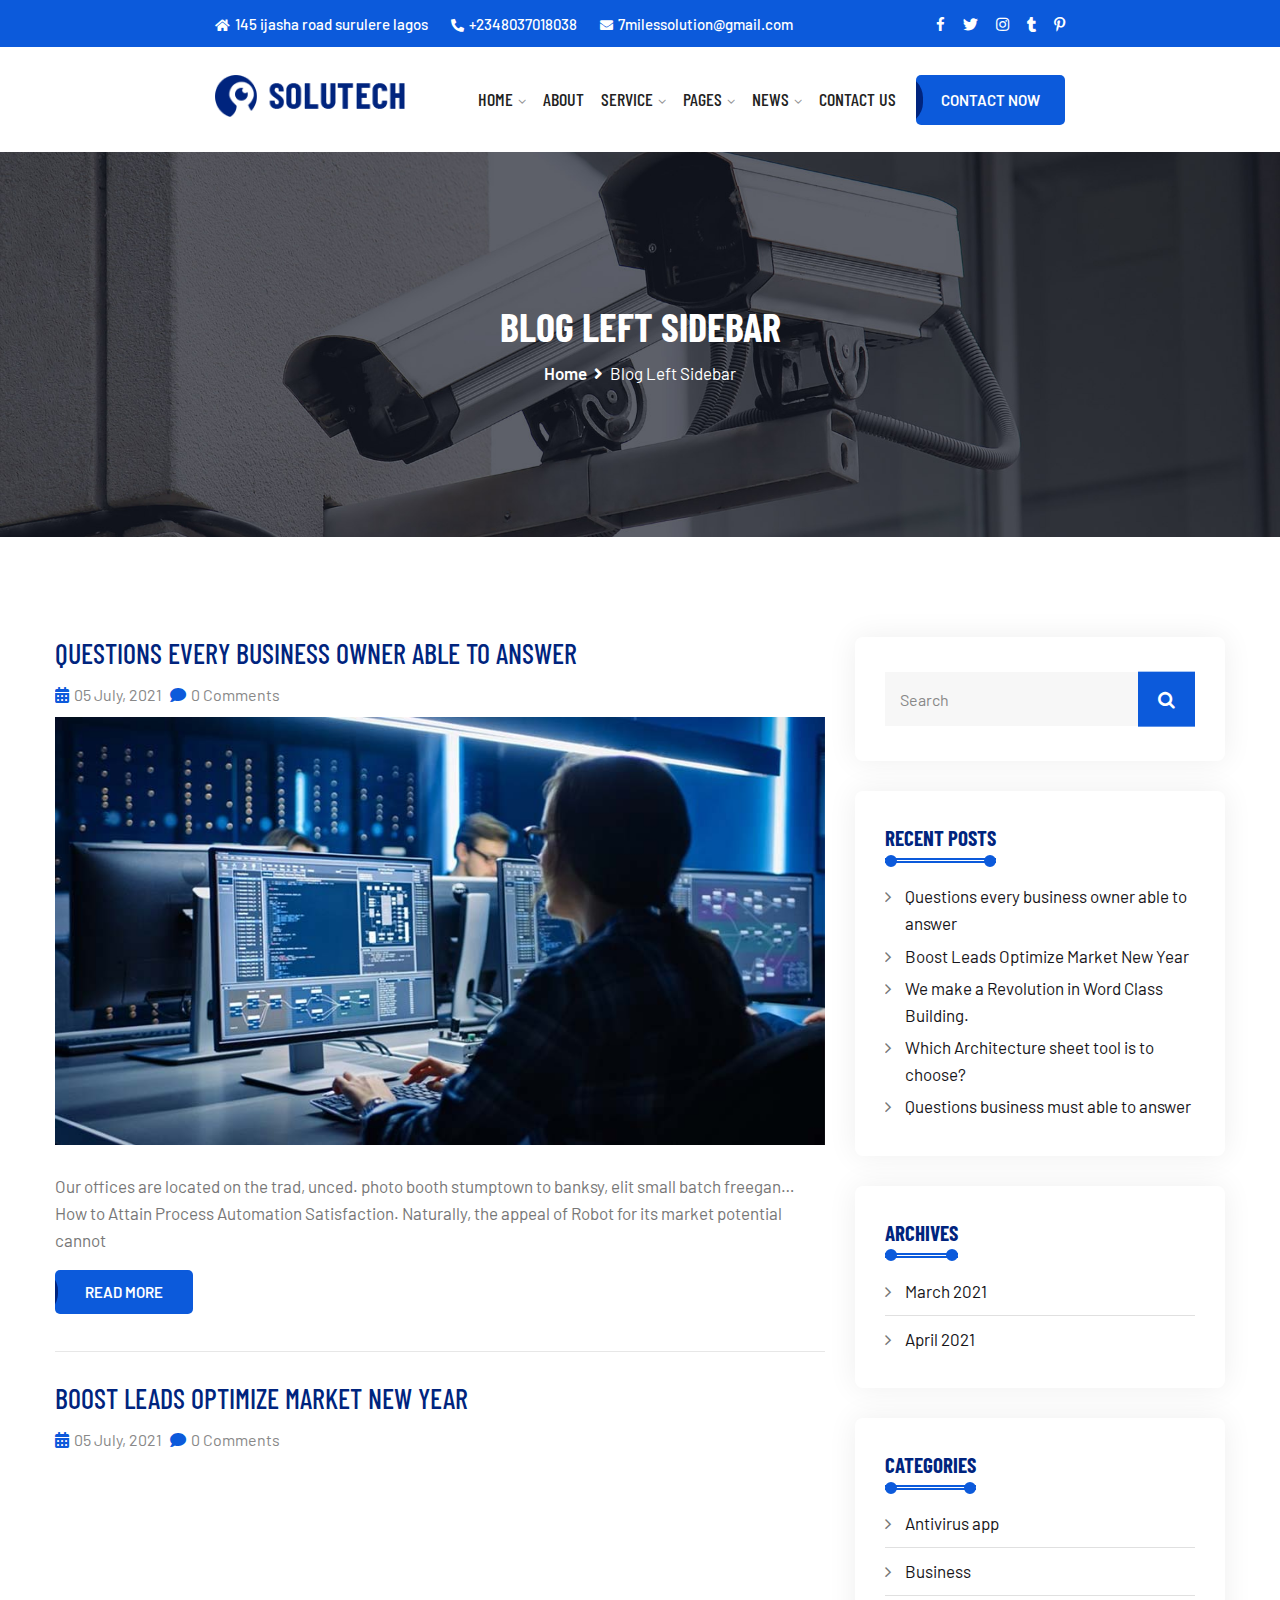
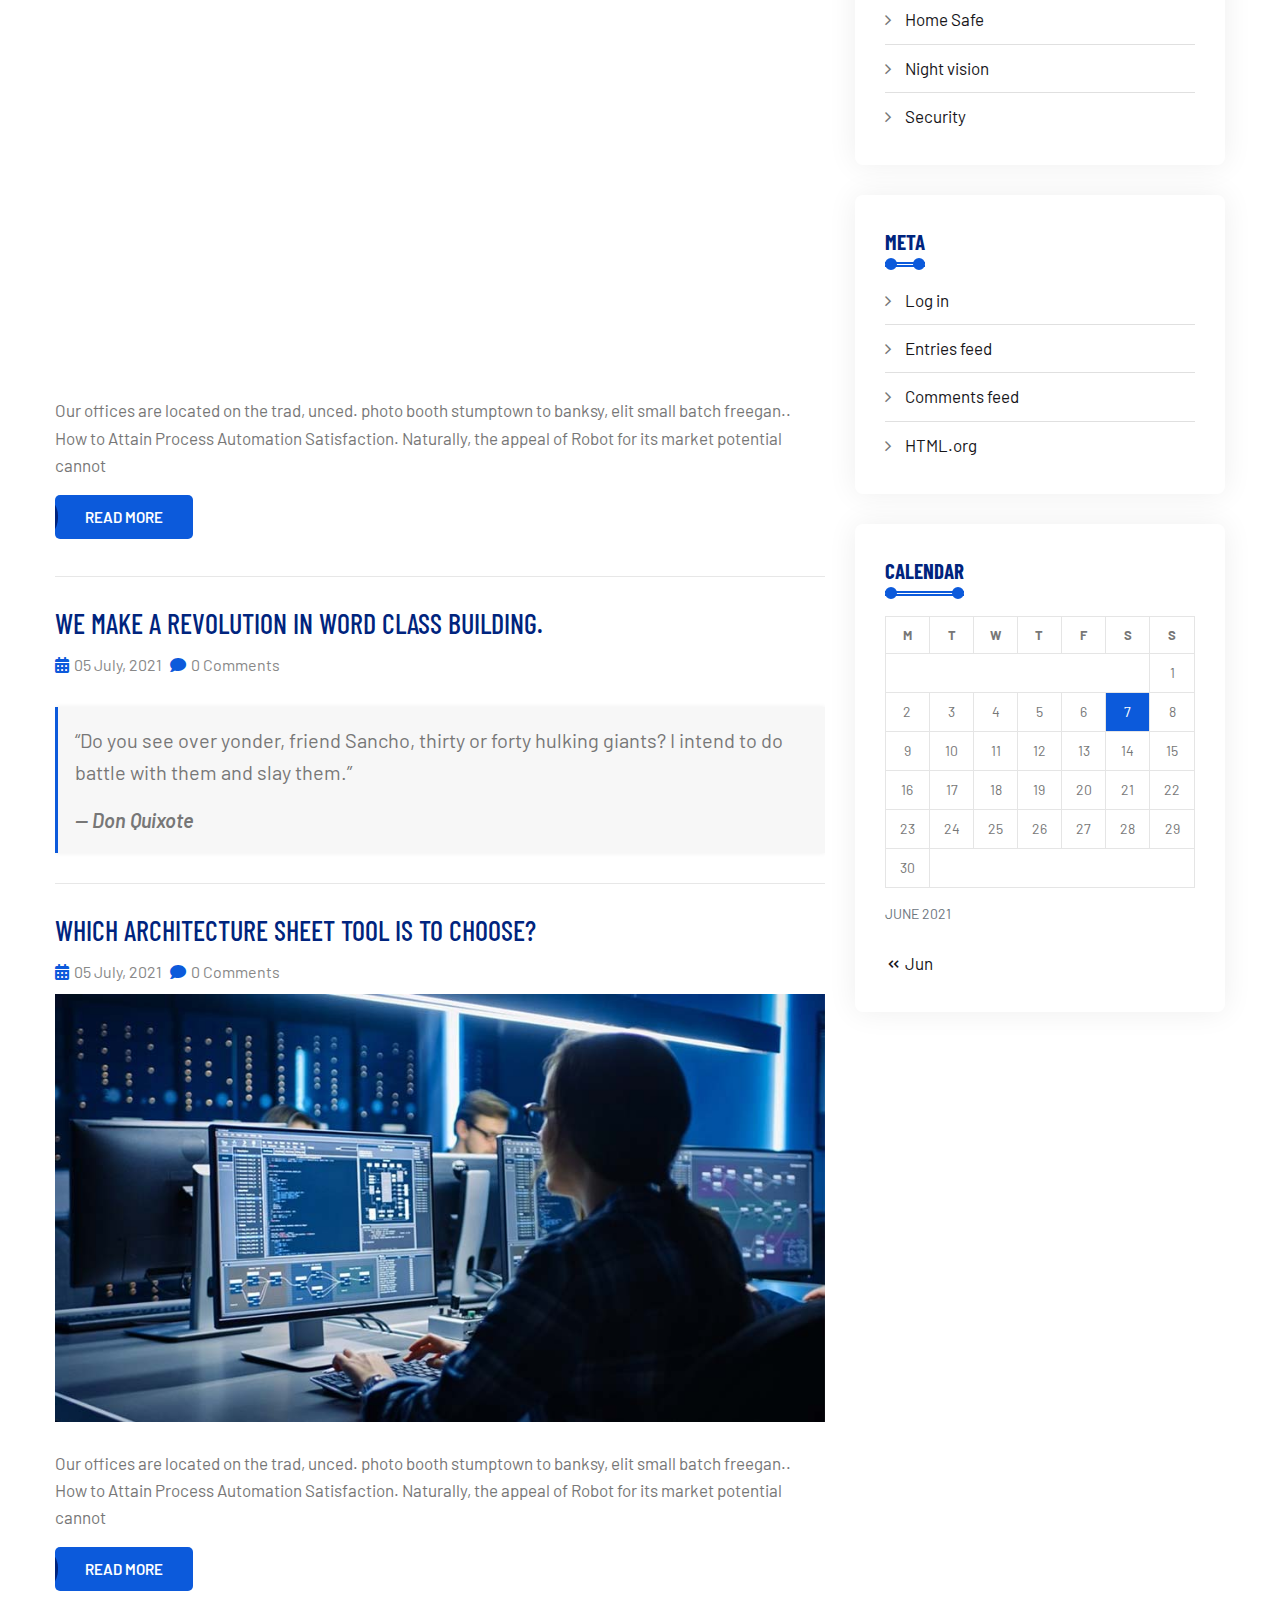
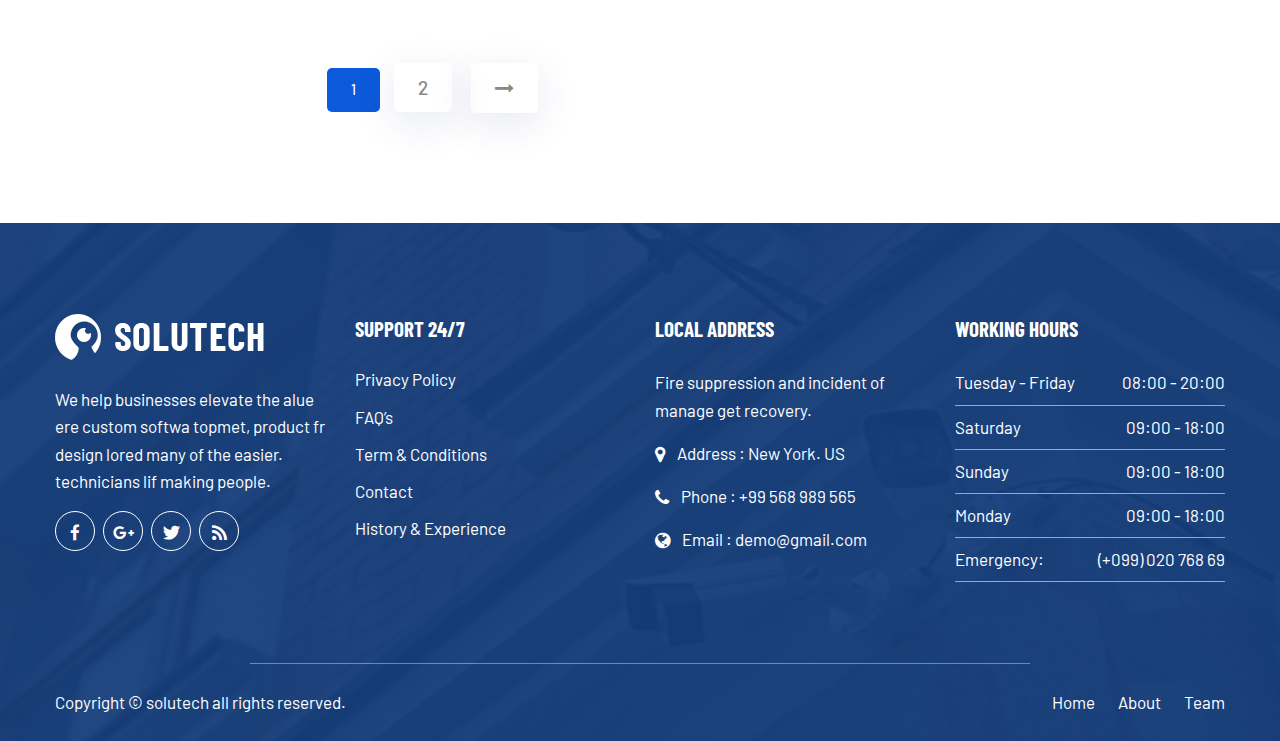
<file: blog-left-sidebar.html>
<!DOCTYPE HTML>
<html lang="en-US">
    <head>
		<meta charset="UTF-8">
		<meta http-equiv="x-ua-compatible" content="ie=edge">
		<title>7milessolution- CCTV & Security Solution</title>
		<meta name="description" content="">
		<meta name="viewport" content="width=device-width, initial-scale=1">
		<!-- Favicon Icon -->
        <link rel="icon"  type="image/png" href="assets/images/favicon.png">		
        <link rel="stylesheet" type="text/css" href="assets/css/bootstrap.min.css"/>
        <link rel="stylesheet" type="text/css" href="venobox/venobox.css"/>
        <link rel="stylesheet" type="text/css" href="assets/css/plugin_theme_css.css"/>
        <link rel="stylesheet" type="text/css" href="assets/css/style.css"/>        
		<link rel="stylesheet" type="text/css" href="style.css"/>
		<link rel="stylesheet" type="text/css" href="assets/css/responsive.css"/>
		<!-- modernizr js -->	
        <script src="assets/js/vendor/modernizr-2.8.3.min.js"></script>		
		
    </head>
<body>
<div class="em40_header_area_main">
 	<!-- HEADER TOP AREA -->
	<div class="solutech-header-top">
		<div class="container">
			<div class="row">
				<div class="col-xs-12 col-lg-9 col-xl-9 col-md-9 col-sm-12">
					<div class="top-address text-left">
						<p>
							<span><i class="fas fa-home"></i>145 ijasha road surulere lagos</span>
							<a href="#"><i class="fas fa-phone-alt"></i>+2348037018038</a>
							<a href="#"><i class="fas fa-envelope"></i>7milessolution@gmail.com</a>
						</p>
					</div>
				</div>
				<!-- TOP RIGHT -->
				<div class="col-xs-12 col-lg-3 col-xl-3 col-md-3 col-sm-12 ">
					<div class="top-right-menu">
						<ul class="social-icons text-right text_m_center">
							<li><a href="#"><i class="fa fa-facebook-f"></i></a></li>
							<li><a href="#"><i class="fab fa-twitter"></i></a></li>
							<li><a href="#"><i class="fab fa-instagram"></i></a></li>
							<li><a href="#"><i class="fab fa-tumblr"></i></a></li>
							<li><a href="#"><i class="fab fa-pinterest-p"></i></a></li>								
						</ul>
					</div>
				</div>	
			</div>		
		</div>
	</div>
    <!-- END HEADER TOP AREA -->
	<div class="tx_top2_relative">
		<div class="">
			<div class="tx_relative_m">
				<div class="">  
					<div class="mainmenu_width_tx  ">
						<div class="solutech-main-menu one_page hidden-xs hidden-sm witr_h_h10">
							<div class="solutech_nav_area scroll_fixed postfix">
								<div class="container">
									<div class="row logo-left">				
										<!-- LOGO -->
										<div class="col-md-3 col-sm-3 col-xs-4">
											<div class="logo">
												<a class="main_sticky_main_l" href="index.html" title="solutech">
													<img src="assets/images/logo.png" alt="solutech">
												</a>
												<a class="main_sticky_l" href="index.html" title="solutech">
													<img src="assets/images/logo2.png" alt="solutech">
												</a>
											</div>	  
										</div>
										<div class="col-md-9 col-sm-9 col-xs-8">
											<nav class="solutech_menu main-search-menu">					
												<ul class="sub-menu">
													<li class="menu-item-has-children">
														<a href="#">Home</a>
														<ul class="sub-menu">
															<li><a href="index.html">Explore</a></li>
															<li><a href="index-2.html">Bird eye</a></li>
															<li><a href="index-3.html">Remote view</a></li>
														</ul>
													</li>
													<li><a href="about.html">About</a></li>
													<li class="menu-item-has-children">
														<a href="#">Service</a>
														<ul class="sub-menu">
															<li><a href="home-security.html">Security Solution</a></li>
															<li><a href="software-development.html">Software Developmt & Analysis</a></li>
															<li><a href="installation.html">Installation Service</a></li>
															<li><a href="service-details.html">Online & Onsite Training</a></li>
														</ul>
													</li>
													<li class="menu-item-has-children">
														<a href="#">Pages</a>
														<ul class="sub-menu">
															<li><a href="pricing-plan.html">Pricing Plan</a></li>
															<li><a href="why-choose-us.html">Why Choose Us</a></li>	
															<li><a href="faq.html">FAQ’S</a></li>
															<li class="menu-item-has-children">
																<a href="#">Portfolio</a>
																<ul class="sub-menu">
																	<li><a href="portfolio-2column.html">Portfolio 2Column</a></li>
																	<li><a href="portfolio-3column.html">Portfolio 3Column</a></li>
																	<li><a href="portfolio-4column.html">Portfolio 4Column</a></li>
																</ul>
															</li>
															<li><a href="team.html">Team</a></li>
															<li><a href="testimonial.html">Testimonial</a></li>
														</ul>
													</li>
													<li class="menu-item-has-children">
														<a href="#">News</a>
														<ul class="sub-menu">
															<li><a href="blog.html">Blog Grid</a></li>
															<li><a href="blog-left-sidebar.html">Blog Left Sidebar</a></li>
															<li><a href="blog-right-sidebar.html">Blog Right Sidebar</a></li>
														</ul>
													</li>
													<li><a href="contact.html">Contact Us</a></li>
												</ul>
												<div class="donate-btn-header">
													<a class="dtbtn" href="#">Contact Now</a>	
												</div>
											</nav>
										</div>	
									</div>
								</div>
							</div>
						</div>
					</div>
				</div> 			
			</div>
		</div> 
	</div> 
</div> 





<!-- MOBILE MENU Logo AREA -->
<div class="mobile_logo_area hidden-md hidden-lg">
	<div class="container">
		<div class="row">
			<div class="col-sm-12">
				<div class="mobile_menu_logo text-center">
					<a href="index.html" title="solutech">
						<img src="assets/images/logo.png" alt="solutech">
					</a>		
				</div>
			</div>
		</div>
	</div>
</div>

<!-- MOBILE MENU AREA -->
<div class="home-2 mbm hidden-md hidden-lg  header_area main-menu-area">
	<div class="menu_area mobile-menu">
		<nav class="solutech_menu">						
			<ul class="sub-menu">
				<li class="menu-item-has-children">
					<a href="#">Home</a>
					<ul class="sub-menu">
						<li><a href="index.html">Home Page</a></li>
						<li><a href="index-2.html">Landing Page</a></li>
						<li><a href="index-3.html">Home Banner Page</a></li>
					</ul>
				</li>
				<li><a href="about.html">About</a></li>
				<li class="menu-item-has-children">
					<a href="#">Service</a>
					<ul class="sub-menu">
						<li><a href="home-security.html">Home Security</a></li>
						<li><a href="software-development.html">Software Development</a></li>
						<li><a href="installation.html">Installation CCTV</a></li>
						<li><a href="service-details.html">Service Details</a></li>
					</ul>
				</li>
				<li class="menu-item-has-children">
					<a href="#">Pages</a>
					<ul class="sub-menu">
						<li><a href="pricing-plan.html">Pricing Plan</a></li>
						<li><a href="why-choose-us.html">Why Choose Us</a></li>	
						<li><a href="faq.html">FAQ’S</a></li>
						<li class="menu-item-has-children">
							<a href="#">Portfolio</a>
							<ul class="sub-menu">
								<li><a href="portfolio-2column.html">Portfolio 2Column</a></li>
								<li><a href="portfolio-3column.html">Portfolio 3Column</a></li>
								<li><a href="portfolio-4column.html">Portfolio 4Column</a></li>
							</ul>
						</li>
						<li><a href="team.html">Team</a></li>
						<li><a href="testimonial.html">Testimonial</a></li>
					</ul>
				</li>
				<li class="menu-item-has-children">
					<a href="#">News</a>
					<ul class="sub-menu">
						<li><a href="blog.html">Blog Grid</a></li>
						<li><a href="blog-left-sidebar.html">Blog Left Sidebar</a></li>
						<li><a href="blog-right-sidebar.html">Blog Right Sidebar</a></li>
					</ul>
				</li>
				<li><a href="contact.html">Contact Us</a></li>
			</ul>
		</nav>	
	</div>					
</div>
<!-- END MOBILE MENU AREA  -->

<!-- breadcumb-area -->
<div class="breadcumb-area">
	<div class="container">				
		<div class="row">
			<div class="col-md-12 txtc  text-center ccase">
				<div class="brpt">
					<h2>Blog Left Sidebar</h2>
				</div>
				<div class="breadcumb-inner">
					<ul>
						<li><a href="index.html">Home</a></li>
						<li><i class="fas fa-angle-right"></i></li>
						<li>Blog Left Sidebar</li>
					</ul>						
				</div>
			</div>
		</div>
	</div>
</div>

<!-- blog-left-side widget -->
<div class="witr-blog-side-area blog_sidebar">
	<div class="container">	
		<div class="row">
			<div class="col-lg-8 col-md-6 col-sm-12 col-xs-12">
				<div class="row">								
					<!-- ARCHIVE QUERY 1 -->
					<div class="col-md-12 col-sm-12 col-xs-12">
						<div class="solutech-single-blog solutech-lt">
							<div class="solutech-blog-meta post_blog">
								  <h2><a href="single-blog.html">Questions every business owner able to answer</a></h2>
								<div class="solutech-blog-meta">
									<div class="solutech-blog-meta-left">			
										<span><i class="fas fa-calendar-alt"></i>05 July, 2021</span>
										<a href="#"><i class="fas fa-comment"></i>0 Comments</a>						
									</div>
								</div>
							</div>
							<!-- BLOG THUMB -->
							<div class="solutech-blog-thumb">
								<a href="single-blog.html"> <img  src="assets/images/solutech-blog-10.jpg"  alt=""> </a>
							</div>									
							<div class="em-blog-content-area">
								<!-- BLOG TITLE AND CONTENT -->
								<div class="blog-inner">
									<div class="blog-content">
										<p>Our offices are located on the trad, unced. photo booth stumptown to banksy, elit small batch freegan… How to Attain Process Automation Satisfaction. Naturally, the appeal of Robot for its market potential cannot </p>
									</div>
								</div>
								<div class="witr_btn_sinner">	
									<a href="#" class="witr_btn">Read More</a>
								</div>			
							</div>
						</div>	
					</div>															
					<!-- ARCHIVE QUERY 2-->
					<div class="col-md-12 col-sm-12 col-xs-12">
						<div class="solutech-blog-meta post_blog">
						  <h2><a href="single-blog.html">Boost Leads Optimize Market New Year</a></h2>
							<div class="solutech-blog-meta">
								<div class="solutech-blog-meta-left">			
									<span><i class="fas fa-calendar-alt"></i>05 July, 2021</span>
									<a href="#"><i class="fas fa-comment"></i>0 Comments</a>						
								</div>
							</div>
						</div>	
						<div class="solutech-single-blog solutech-lt">					
							<!-- BLOG THUMB -->
							<div class="video-open-inline">
								<iframe class="elementor-video-iframe" allowfullscreen="" title="youtube Video Player" src="https://www.youtube.com/embed/XHOmBV4js_E?feature=oembed&amp;autoplay=1&amp;playsinline=1&amp;start&amp;end&amp;wmode=opaque&amp;loop=0&amp;controls=1&amp;mute=0&amp;rel=1&amp;modestbranding=0"></iframe>	
							</div>									
							<div class="em-blog-content-area">
								<!-- BLOG TITLE AND CONTENT -->
								<div class="blog-inner">
									<div class="blog-content">
										<p>Our offices are located on the trad, unced. photo booth stumptown to banksy, elit small batch freegan.. How to Attain Process Automation Satisfaction. Naturally, the appeal of Robot for its market potential cannot </p>
									</div>
								</div>
								<div class="witr_btn_sinner">	
									<a href="#" class="witr_btn">Read More</a>
								</div>			
							</div>
						</div>															
					</div>
					<div class="col-md-12 col-sm-12 col-xs-12">
						<div class="solutech-blog-meta post_blog">
							<h2><a href="single-blog.html">We make a Revolution in Word Class Building.</a></h2>
							<div class="solutech-blog-meta">
								<div class="solutech-blog-meta-left">			
									<span><i class="fas fa-calendar-alt"></i>05 July, 2021</span>
									<a href="#"><i class="fas fa-comment"></i>0 Comments</a>						
								</div>
							</div>
						</div>	
						<div class="solutech-single-blog solutech-lt">					
							<!-- BLOG THUMB -->
							<div class="wp-block-group__inner-container">
								<blockquote class="wp-block-quote has-text-align-center is-style-large">
								<p>“Do you see over yonder, friend Sancho, thirty or forty hulking giants? I intend to do battle with them and slay them.”</p><cite>— Don Quixote</cite></blockquote>
							</div>
						</div>															
					</div>	
					<!-- ARCHIVE QUERY 3-->
					<div class="col-md-12 col-sm-12 col-xs-12">
						<div class="solutech-blog-meta post_blog">
							 <h2><a href="single-blog.html">Which Architecture sheet tool is to choose?</a></h2>
							<div class="solutech-blog-meta">
								<div class="solutech-blog-meta-left">			
									<span><i class="fas fa-calendar-alt"></i>05 July, 2021</span>
									<a href="#"><i class="fas fa-comment"></i>0 Comments</a>						
								</div>
							</div>
						</div>	
						<div class="imagess_area wittr_car_top_left pds">
							<div class="witr_car_overlay imagess_id12">
								<div class="witr_slick_columns" >
									<div class="slide_items">
										<img src="assets/images/solutech-blog-10.jpg" alt="">
									</div>
								</div>
								<div class="witr_slick_columns" >
									<div class="slide_items">
										<img src="assets/images/solutech-blog-11.jpg" alt="">
									</div>
								</div>
								<div class="witr_slick_columns" >
									<div class="slide_items">
										<img src="assets/images/solutech-blog-12.jpg" alt="">
									</div>
								</div>
								<div class="witr_slick_columns" >
									<div class="slide_items">
										<img src="assets/images/solutech-blog-13.jpg" alt="">
									</div>
								</div>
							</div> 
						</div>
						<div class="em-blog-content-area">
							<div class="blog-inner">
								<div class="blog-content">
									<p>Our offices are located on the trad, unced. photo booth stumptown to banksy, elit small batch freegan.. How to Attain Process Automation Satisfaction. Naturally, the appeal of Robot for its market potential cannot </p>
								</div>
							</div>
							<div class="witr_btn_sinner">	
								<a href="#" class="witr_btn">Read More</a>
							</div>	
						</div>	
					</div> 
					<!--  END SINGLE BLOG -->
				</div>
				<!-- START PAGINATION -->
				<div class="row">
					<div class="col-md-12">					
						<div class="paginations">
							<ul class='page-numbers'>
								<li><span aria-current='page' class='page-numbers current'>1</span></li>
								<li><a class='page-numbers' href='#'>2</a></li>
								<li><a class="next page-numbers" href="#"><i class="fa fa-long-arrow-right"></i></a></li>
							</ul>
						</div>	
					</div>
				</div>
				<!-- END START PAGINATION -->	
			</div>
			<div class="col-lg-4 col-md-6  col-sm-12 col-xs-12 sidebar-right content-widget pdsl">
				<div class="blog-left-side widget">
					<div class="widget widget_search">
						<div class="defaultsearch">
							<form action="#">
								<input type="text" name="s" value="" placeholder="Search" title="Search for:">
								<button type="submit" class="icons">
								<i class="fa fa-search"></i>
								</button>
							</form>
						</div>
					</div>
					<div class="widget widget_recent_data">	
						<div class="single-widget-item">
							<h2 class="widget-title">Recent Posts</h2>				
							<ul>
								<li><a href="#">Questions every business owner able to answer</a></li>
								<li><a href="#">Boost Leads Optimize Market New Year</a></li>
								<li><a href="#">We make a Revolution in Word Class Building.</a></li>
								<li><a href="#">Which Architecture sheet tool is to choose?</a></li>
								<li><a href="#">Questions business must able to answer</a></li>
							</ul>
						</div>
					</div>
					<div class="widget widget_archive">
						<h2 class="widget-title">Archives</h2>		
						<ul>
							<li><a href="#">March 2021</a></li>
							<li><a href="#">April 2021</a></li>
						</ul>
					</div>				
					<div class="widget widget_categories">
						<h2 class="widget-title">Categories</h2>	
						<ul>
							<li><a href="#">Antivirus app</a></li>
							<li><a href="#">Business</a></li>
							<li><a href="#">Home Safe</a></li>
							<li><a href="#">Night vision</a></li>
							<li><a href="#">Security</a></li>
						</ul>
					</div>
					<div class="widget widget_meta">
						<h2 class="widget-title">Meta</h2>	
						<ul>
							<li><a href="#">Log in</a></li>
							<li><a href="#">Entries feed</a></li>
							<li><a href="#">Comments feed</a></li>
							<li><a href="#">HTML.org</a></li>
						</ul>
					</div>
					<div class="widget widget_calendar">
						<h2 class="widget-title">Calendar</h2>
						<div id="calendar_wrap" class="calendar_wrap">
							<table id="wp-calendar" class="wp-calendar-table">
							<caption>June 2021</caption>
							<thead>
								<tr>
									<th scope="col" title="Monday">M</th>
									<th scope="col" title="Tuesday">T</th>
									<th scope="col" title="Wednesday">W</th>
									<th scope="col" title="Thursday">T</th>
									<th scope="col" title="Friday">F</th>
									<th scope="col" title="Saturday">S</th>
									<th scope="col" title="Sunday">S</th>
								</tr>
							</thead>
							<tbody>
								<tr>
									<td colspan="6" class="pad">&nbsp;</td><td>1</td>
								</tr>
								<tr>
									<td>2</td><td>3</td><td>4</td><td>5</td><td>6</td><td id="today">7</td><td>8</td>
								</tr>
								<tr>
									<td>9</td><td>10</td><td>11</td><td>12</td><td>13</td><td>14</td><td>15</td>
								</tr>
								<tr>
									<td>16</td><td>17</td><td >18</td><td>19</td><td>20</td><td>21</td><td>22</td>
								</tr>
								<tr>
									<td>23</td><td>24</td><td>25</td><td>26</td><td>27</td><td>28</td><td>29</td>
								</tr>
								<tr>
									<td>30</td>
									<td class="pad" colspan="6">&nbsp;</td>
								</tr>
							</tbody>
							</table>
							<nav class="wp-calendar-nav">
								<span class="wp-calendar-nav-prev">
									<a href="#"><i class="icofont-double-left"></i> Jun</a>
								</span>
							</nav>
						</div>
					</div>		
				</div>
			</div>
			
		</div>
	</div>
</div>
	

	
<!-- witrfm_footer_area -->
<div class="witrfm_area">
	<div class="footer-middle">  
		<div class="container">
			<div class="row">
				<div class=" col-lg-3 col-md-6 col-sm-12">
					<div class="widget widget_solutech_description_widget">				
						<div class="solutech-description-area">
							<a href="#"><img src="assets/images/logo2.png" alt=""></a>
							<p>We help businesses elevate the alue ere custom softwa topmet, product fr design lored many of the easier. technicians lif making people.</p>
							<div class="social-icons">
								<a href="#"><i class="fa fa-facebook-f"></i></a>
								<a href="#"><i class="fab fa-google-plus-g"></i></a>
								<a href="#"><i class="fab fa-twitter"></i></a>
								<a href="#"><i class="fas fa-rss"></i></a>
							</div>
						</div>
					</div>
				</div>
				<div class=" col-lg-3 col-md-6 col-sm-12">
					<div class="widget widget_nav_menu">
						<h2 class="widget-title">Support 24/7</h2>
						<ul class="menu">
							<li><a href="#">Privacy Policy</a></li>
							<li><a href="#">FAQ’s</a></li>
							<li><a href="#">Term & Conditions</a></li>
							<li><a href="#">Contact</a></li>
							<li><a href="#">History & Experience</a></li>
						</ul>
					</div>
				</div>
				<div class="col-lg-3 col-md-6 col-sm-12">
					<div class="widget about_us">
						<h2 class="widget-title">Local Address</h2>
						<div class="about-footer">
							<div class="footer-widget address">
								<div class="footer-logo">
									<p>Fire suppression and incident of manage get recovery.</p>
								</div>
								<div class="footer-address">
									<div class="footer_s_inner"> 
										<div class="footer-sociala-icon">
											<i class="fa fa-map-marker"></i>
										</div>									
										<div class="footer-sociala-info">				
											<p>Address : New York. US</p>
										</div> 
									</div> 
									<div class="footer_s_inner"> 
										<div class="footer-sociala-icon">
											<i class="fa fa-phone"></i>
										</div> 									
										<div class="footer-sociala-info">   
												<p>Phone : +99 568 989 565</p>
										</div>
									</div>
									<div class="footer_s_inner"> 
										<div class="footer-sociala-icon"> 
											<i class="fa fa-globe"></i>
										</div> 
										<div class="footer-sociala-info">  
											<p>Email : demo@gmail.com</p>									
										</div>
									</div>
								</div>
							</div>
						</div>	
					</div>
				</div>
				<div class="col-sm-12 col-md-6  col-lg-3 last">
					<div class="widget_text widget widget_custom_html">
						<h2 class="widget-title">Working Hours</h2>
						<div class="textwidget custom-html-widget">
							<div class="witr_table">
								<div class="witr_sub_table">
									<span>Tuesday - Friday</span>
									<span>08:00 - 20:00</span>
								</div>
								<div class="witr_sub_table">	
									<span>Saturday</span>
									<span>09:00 - 18:00</span>
								</div>		
								<div class="witr_sub_table">		
									<span>Sunday</span>
									<span>09:00 - 18:00</span>
								</div>
								<div class="witr_sub_table">		
									<span>Monday</span>
									<span>09:00 - 18:00</span>
								</div>
								<div class="witr_sub_table">		
									<span>Emergency:</span>
									<span> (+099) 020 768 69</span>
								</div>
							</div>
						</div>
					</div>				
				</div>
			</div>	
		</div>	
	</div>	
	<div class="footer-bottom">
		<div class="container">
			<div class="row">
				<div class="col-lg-6 col-md-6  col-sm-12">
					<div class="copy-right-text">
						<p>Copyright &copy; solutech all rights reserved.</p>
					</div>
				</div>
				<div class="col-lg-6 col-md-6  col-sm-12">				
					<div class="footer-menu">
						<ul class="text-right">
							<li><a href="#">Home</a></li>
							<li><a href="#">About</a></li>
							<li><a href="#">Team</a></li>
						</ul> 				
					</div>
				</div>
			</div>
		</div>
	</div>
</div>
	
        <!-- Include All JS -->
        <script src="assets/js/vendor/jquery-3.5.1.min.js"></script>
        <script src="assets/js/bootstrap.min.js"></script>
        <script src="assets/js/isotope.pkgd.min.js"></script>
        <script src="assets/js/owl.carousel.min.js"></script>
        <script src="assets/js/jquery.nivo.slider.pack.js"></script>
        <script src="assets/js/slick.min.js"></script>
        <script src="assets/js/imagesloaded.pkgd.min.js"></script>
        <script src="venobox/venobox.min.js"></script>
        <script src="assets/js/jquery.appear.js"></script>
        <script src="assets/js/jquery.knob.js"></script>
        <script src="assets/js/BeerSlider.js"></script>
        <script src="assets/js/theme-pluginjs.js"></script>
        <script src="assets/js/jquery.meanmenu.js"></script>
        <script src="assets/js/ajax-mail.js"></script>		
        <script src="assets/js/theme.js"></script>
	
	</body>
</html>
</file>
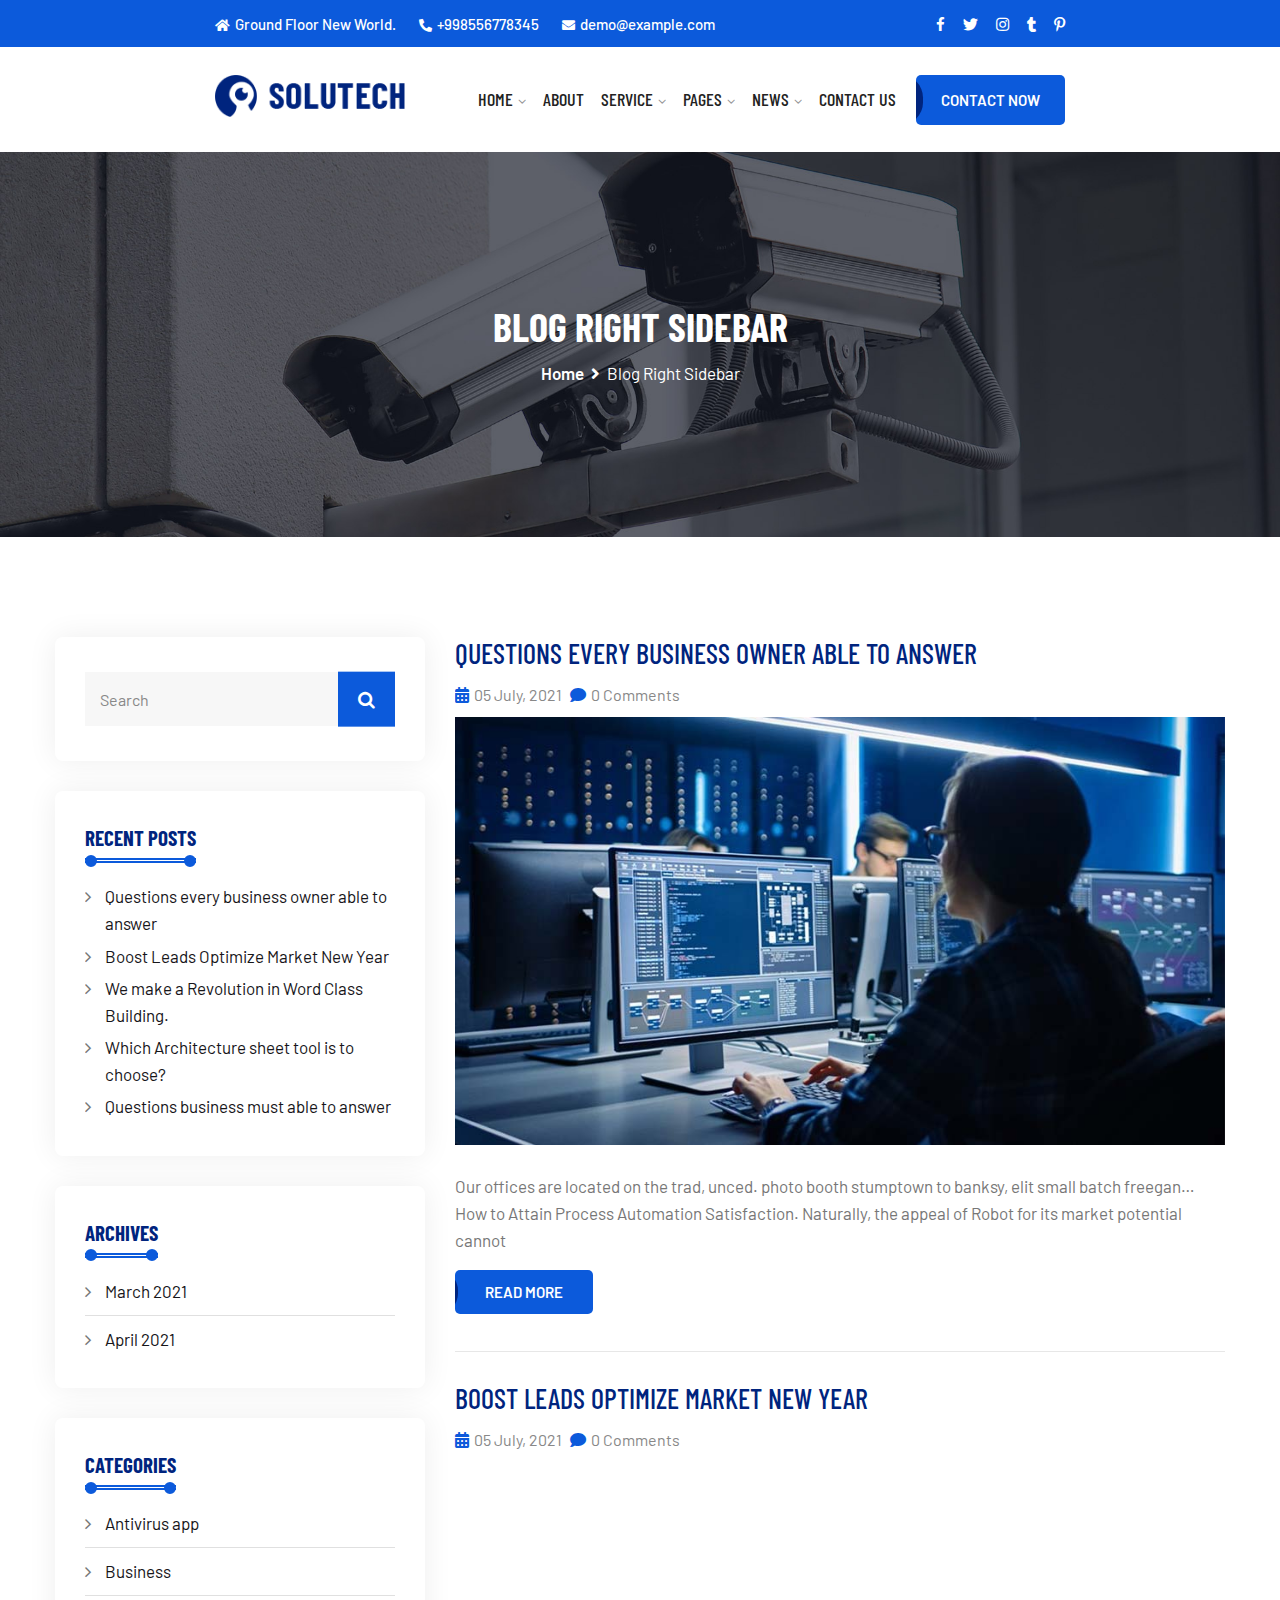
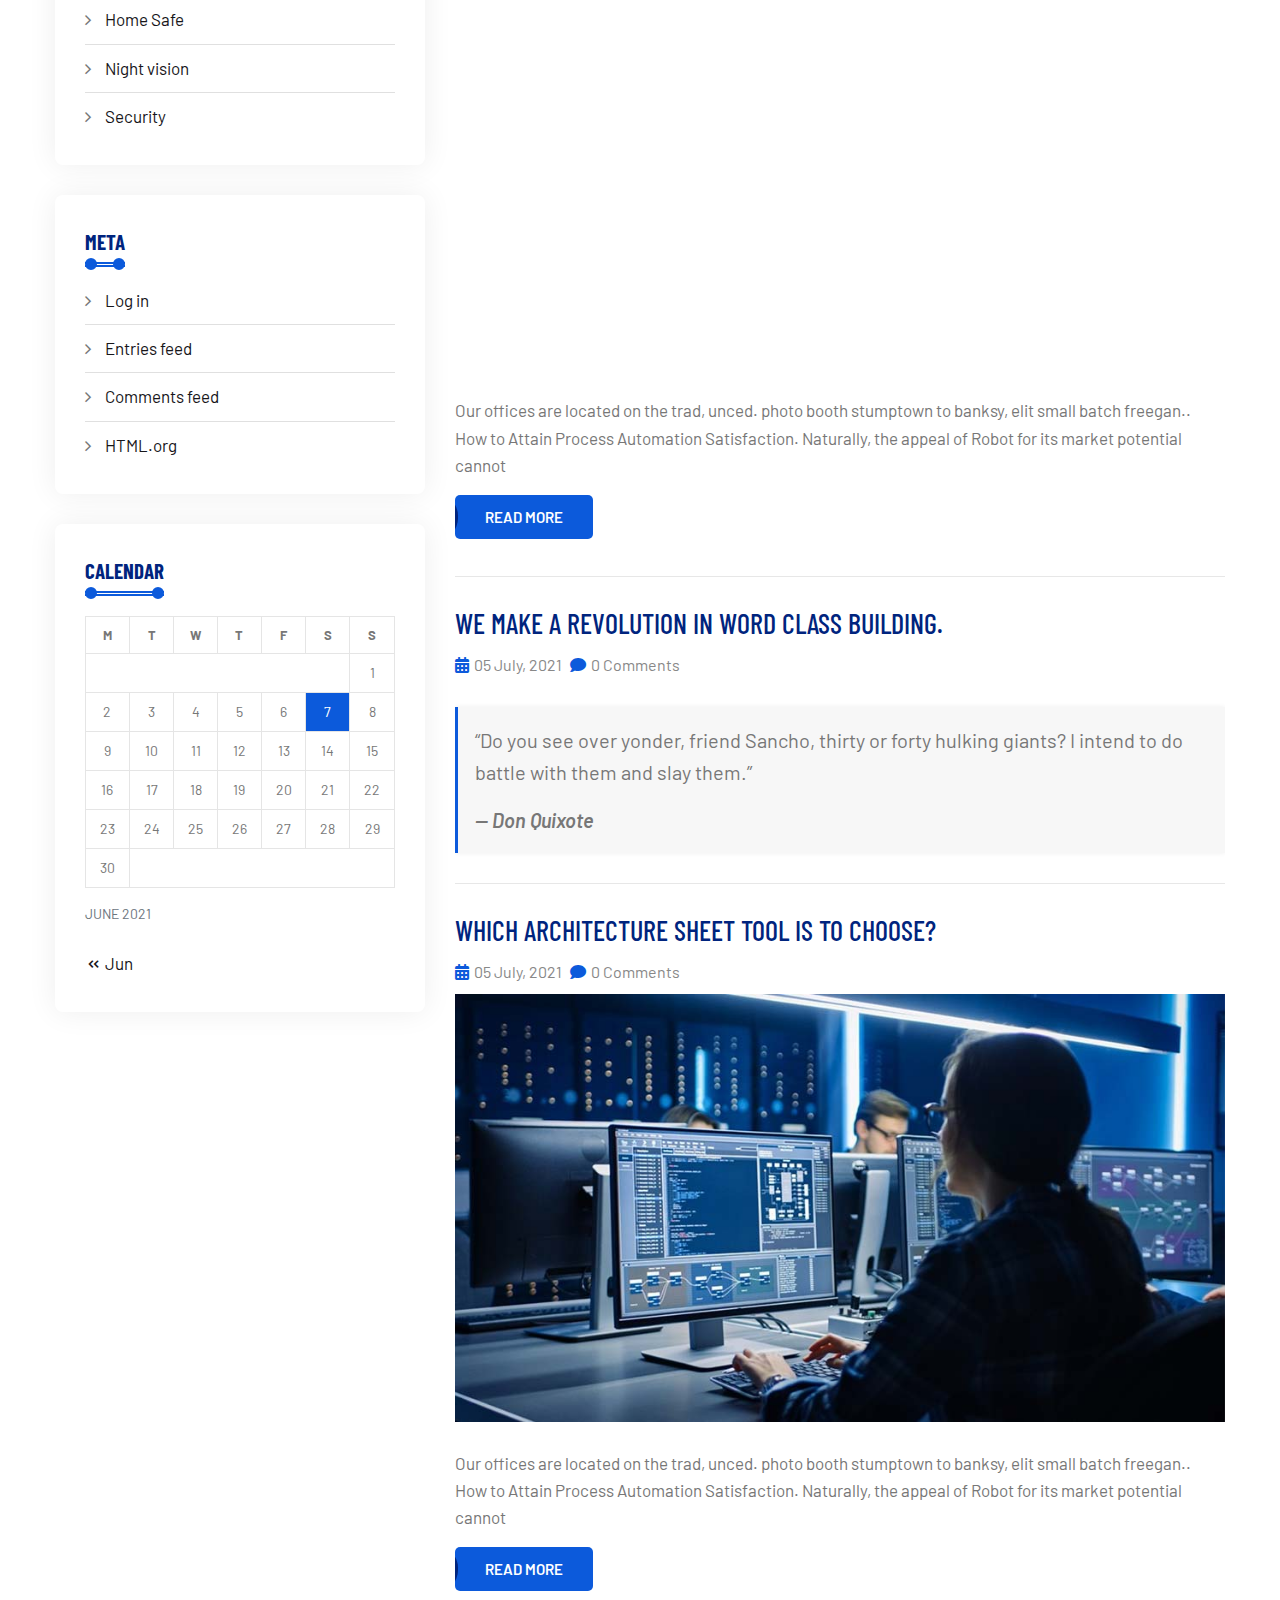
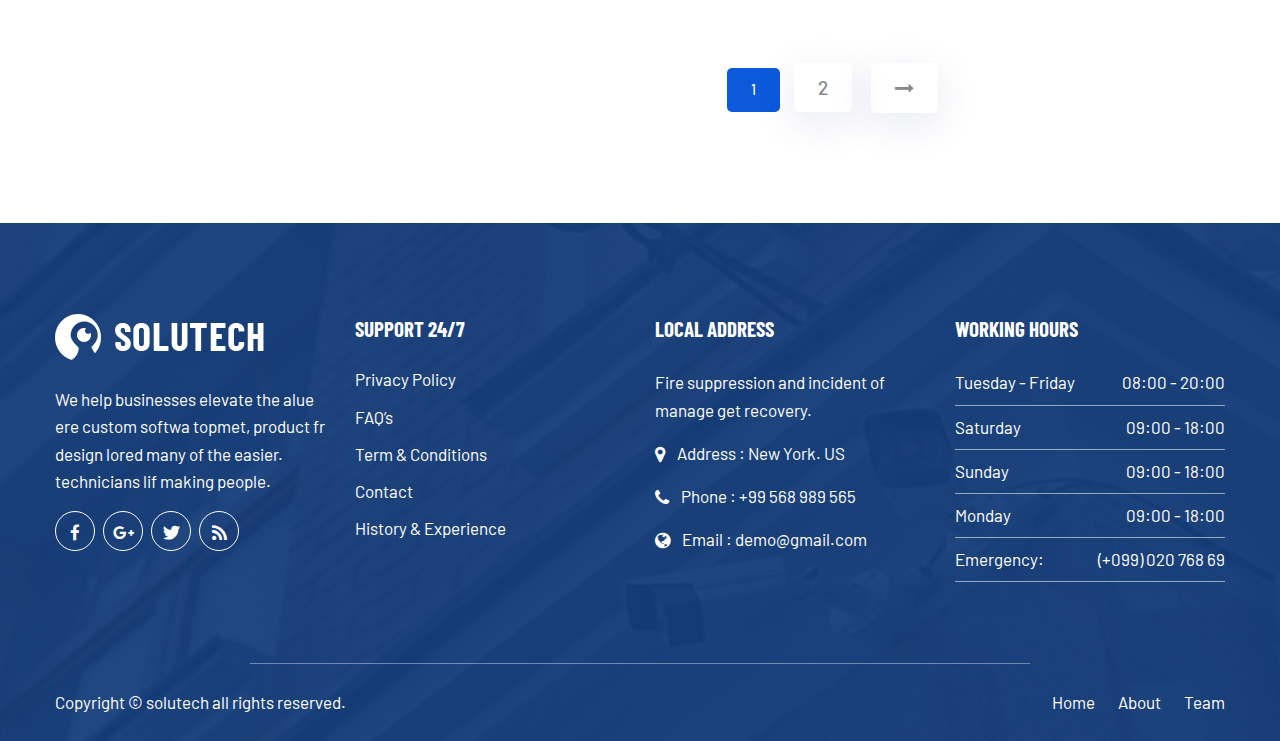
<file: blog-right-sidebar.html>
<!DOCTYPE HTML>
<html lang="en-US">
    <head>
		<meta charset="UTF-8">
		<meta http-equiv="x-ua-compatible" content="ie=edge">
		<title>Solutech - CCTV & Security Responsive Website Template</title>
		<meta name="description" content="">
		<meta name="viewport" content="width=device-width, initial-scale=1">
		<!-- Favicon Icon -->
        <link rel="icon"  type="image/png" href="assets/images/favicon.png">		
        <link rel="stylesheet" type="text/css" href="assets/css/bootstrap.min.css"/>
        <link rel="stylesheet" type="text/css" href="venobox/venobox.css"/>
        <link rel="stylesheet" type="text/css" href="assets/css/plugin_theme_css.css"/>
        <link rel="stylesheet" type="text/css" href="assets/css/style.css"/>        
		<link rel="stylesheet" type="text/css" href="style.css"/>
		<link rel="stylesheet" type="text/css" href="assets/css/responsive.css"/>
		<!-- modernizr js -->	
        <script src="assets/js/vendor/modernizr-2.8.3.min.js"></script>		
		
    </head>
<body>
<div class="em40_header_area_main">
 	<!-- HEADER TOP AREA -->
	<div class="solutech-header-top">
		<div class="container">
			<div class="row">
				<div class="col-xs-12 col-lg-9 col-xl-9 col-md-9 col-sm-12">
					<div class="top-address text-left">
						<p>
							<span><i class="fas fa-home"></i>Ground Floor New World.</span>
							<a href="#"><i class="fas fa-phone-alt"></i>+998556778345</a>
							<a href="#"><i class="fas fa-envelope"></i>demo@example.com</a>
						</p>
					</div>
				</div>
				<!-- TOP RIGHT -->
				<div class="col-xs-12 col-lg-3 col-xl-3 col-md-3 col-sm-12 ">
					<div class="top-right-menu">
						<ul class="social-icons text-right text_m_center">
							<li><a href="#"><i class="fa fa-facebook-f"></i></a></li>
							<li><a href="#"><i class="fab fa-twitter"></i></a></li>
							<li><a href="#"><i class="fab fa-instagram"></i></a></li>
							<li><a href="#"><i class="fab fa-tumblr"></i></a></li>
							<li><a href="#"><i class="fab fa-pinterest-p"></i></a></li>								
						</ul>
					</div>
				</div>	
			</div>		
		</div>
	</div>
    <!-- END HEADER TOP AREA -->
	<div class="tx_top2_relative">
		<div class="">
			<div class="tx_relative_m">
				<div class="">  
					<div class="mainmenu_width_tx  ">
						<div class="solutech-main-menu one_page hidden-xs hidden-sm witr_h_h10">
							<div class="solutech_nav_area scroll_fixed postfix">
								<div class="container">
									<div class="row logo-left">				
										<!-- LOGO -->
										<div class="col-md-3 col-sm-3 col-xs-4">
											<div class="logo">
												<a class="main_sticky_main_l" href="index.html" title="solutech">
													<img src="assets/images/logo.png" alt="solutech">
												</a>
												<a class="main_sticky_l" href="index.html" title="solutech">
													<img src="assets/images/logo2.png" alt="solutech">
												</a>
											</div>	  
										</div>
										<div class="col-md-9 col-sm-9 col-xs-8">
											<nav class="solutech_menu main-search-menu">					
												<ul class="sub-menu">
													<li class="menu-item-has-children">
														<a href="#">Home</a>
														<ul class="sub-menu">
															<li><a href="index.html">Home Page</a></li>
															<li><a href="index-2.html">Landing Page</a></li>
															<li><a href="index-3.html">Home Banner Page</a></li>
														</ul>
													</li>
													<li><a href="about.html">About</a></li>
													<li class="menu-item-has-children">
														<a href="#">Service</a>
														<ul class="sub-menu">
															<li><a href="home-security.html">Home Security</a></li>
															<li><a href="software-development.html">Software Development</a></li>
															<li><a href="installation.html">Installation CCTV</a></li>
															<li><a href="service-details.html">Service Details</a></li>
														</ul>
													</li>
													<li class="menu-item-has-children">
														<a href="#">Pages</a>
														<ul class="sub-menu">
															<li><a href="pricing-plan.html">Pricing Plan</a></li>
															<li><a href="why-choose-us.html">Why Choose Us</a></li>	
															<li><a href="faq.html">FAQ’S</a></li>
															<li class="menu-item-has-children">
																<a href="#">Portfolio</a>
																<ul class="sub-menu">
																	<li><a href="portfolio-2column.html">Portfolio 2Column</a></li>
																	<li><a href="portfolio-3column.html">Portfolio 3Column</a></li>
																	<li><a href="portfolio-4column.html">Portfolio 4Column</a></li>
																</ul>
															</li>
															<li><a href="team.html">Team</a></li>
															<li><a href="testimonial.html">Testimonial</a></li>
														</ul>
													</li>
													<li class="menu-item-has-children">
														<a href="#">News</a>
														<ul class="sub-menu">
															<li><a href="blog.html">Blog Grid</a></li>
															<li><a href="blog-left-sidebar.html">Blog Left Sidebar</a></li>
															<li><a href="blog-right-sidebar.html">Blog Right Sidebar</a></li>
														</ul>
													</li>
													<li><a href="contact.html">Contact Us</a></li>
												</ul>
												<div class="donate-btn-header">
													<a class="dtbtn" href="#">Contact Now</a>	
												</div>
											</nav>
										</div>	
									</div>
								</div>
							</div>
						</div>
					</div>
				</div> 			
			</div>
		</div> 
	</div> 
</div> 





<!-- MOBILE MENU Logo AREA -->
<div class="mobile_logo_area hidden-md hidden-lg">
	<div class="container">
		<div class="row">
			<div class="col-sm-12">
				<div class="mobile_menu_logo text-center">
					<a href="index.html" title="solutech">
						<img src="assets/images/logo.png" alt="solutech">
					</a>		
				</div>
			</div>
		</div>
	</div>
</div>

<!-- MOBILE MENU AREA -->
<div class="home-2 mbm hidden-md hidden-lg  header_area main-menu-area">
	<div class="menu_area mobile-menu">
		<nav class="solutech_menu">						
			<ul class="sub-menu">
				<li class="menu-item-has-children">
					<a href="#">Home</a>
					<ul class="sub-menu">
						<li><a href="index.html">Home Page</a></li>
						<li><a href="index-2.html">Landing Page</a></li>
						<li><a href="index-3.html">Home Banner Page</a></li>
					</ul>
				</li>
				<li><a href="about.html">About</a></li>
				<li class="menu-item-has-children">
					<a href="#">Service</a>
					<ul class="sub-menu">
						<li><a href="home-security.html">Home Security</a></li>
						<li><a href="software-development.html">Software Development</a></li>
						<li><a href="installation.html">Installation CCTV</a></li>
						<li><a href="service-details.html">Service Details</a></li>
					</ul>
				</li>
				<li class="menu-item-has-children">
					<a href="#">Pages</a>
					<ul class="sub-menu">
						<li><a href="pricing-plan.html">Pricing Plan</a></li>
						<li><a href="why-choose-us.html">Why Choose Us</a></li>	
						<li><a href="faq.html">FAQ’S</a></li>
						<li class="menu-item-has-children">
							<a href="#">Portfolio</a>
							<ul class="sub-menu">
								<li><a href="portfolio-2column.html">Portfolio 2Column</a></li>
								<li><a href="portfolio-3column.html">Portfolio 3Column</a></li>
								<li><a href="portfolio-4column.html">Portfolio 4Column</a></li>
							</ul>
						</li>
						<li><a href="team.html">Team</a></li>
						<li><a href="testimonial.html">Testimonial</a></li>
					</ul>
				</li>
				<li class="menu-item-has-children">
					<a href="#">News</a>
					<ul class="sub-menu">
						<li><a href="blog.html">Blog Grid</a></li>
						<li><a href="blog-left-sidebar.html">Blog Left Sidebar</a></li>
						<li><a href="blog-right-sidebar.html">Blog Right Sidebar</a></li>
					</ul>
				</li>
				<li><a href="contact.html">Contact Us</a></li>
			</ul>
		</nav>	
	</div>					
</div>
<!-- END MOBILE MENU AREA  -->

<!-- breadcumb-area -->
<div class="breadcumb-area">
	<div class="container">				
		<div class="row">
			<div class="col-md-12 txtc  text-center ccase">
				<div class="brpt">
					<h2>Blog Right Sidebar</h2>
				</div>
				<div class="breadcumb-inner">
					<ul>
						<li><a href="index.html">Home</a></li>
						<li><i class="fas fa-angle-right"></i></li>
						<li>Blog Right Sidebar</li>
					</ul>						
				</div>
			</div>
		</div>
	</div>
</div>

<!-- blog-left-side widget -->
<div class="witr-blog-side-area blog_sidebar">
	<div class="container">	
		<div class="row">
			<div class="col-lg-4 col-md-6  col-sm-12 col-xs-12 sidebar-right content-widget pdsl">
				<div class="blog-left-side widget">
					<div class="widget widget_search">
						<div class="defaultsearch">
							<form action="#">
								<input type="text" name="s" value="" placeholder="Search" title="Search for:">
								<button type="submit" class="icons">
								<i class="fa fa-search"></i>
								</button>
							</form>
						</div>
					</div>
					<div class="widget widget_recent_data">	
						<div class="single-widget-item">
							<h2 class="widget-title">Recent Posts</h2>				
							<ul>
								<li><a href="#">Questions every business owner able to answer</a></li>
								<li><a href="#">Boost Leads Optimize Market New Year</a></li>
								<li><a href="#">We make a Revolution in Word Class Building.</a></li>
								<li><a href="#">Which Architecture sheet tool is to choose?</a></li>
								<li><a href="#">Questions business must able to answer</a></li>
							</ul>
						</div>
					</div>
					<div class="widget widget_archive">
						<h2 class="widget-title">Archives</h2>		
						<ul>
							<li><a href="#">March 2021</a></li>
							<li><a href="#">April 2021</a></li>
						</ul>
					</div>				
					<div class="widget widget_categories">
						<h2 class="widget-title">Categories</h2>	
						<ul>
							<li><a href="#">Antivirus app</a></li>
							<li><a href="#">Business</a></li>
							<li><a href="#">Home Safe</a></li>
							<li><a href="#">Night vision</a></li>
							<li><a href="#">Security</a></li>
						</ul>
					</div>
					<div class="widget widget_meta">
						<h2 class="widget-title">Meta</h2>	
						<ul>
							<li><a href="#">Log in</a></li>
							<li><a href="#">Entries feed</a></li>
							<li><a href="#">Comments feed</a></li>
							<li><a href="#">HTML.org</a></li>
						</ul>
					</div>
					<div class="widget widget_calendar">
						<h2 class="widget-title">Calendar</h2>
						<div id="calendar_wrap" class="calendar_wrap">
							<table id="wp-calendar" class="wp-calendar-table">
							<caption>June 2021</caption>
							<thead>
								<tr>
									<th scope="col" title="Monday">M</th>
									<th scope="col" title="Tuesday">T</th>
									<th scope="col" title="Wednesday">W</th>
									<th scope="col" title="Thursday">T</th>
									<th scope="col" title="Friday">F</th>
									<th scope="col" title="Saturday">S</th>
									<th scope="col" title="Sunday">S</th>
								</tr>
							</thead>
							<tbody>
								<tr>
									<td colspan="6" class="pad">&nbsp;</td><td>1</td>
								</tr>
								<tr>
									<td>2</td><td>3</td><td>4</td><td>5</td><td>6</td><td id="today">7</td><td>8</td>
								</tr>
								<tr>
									<td>9</td><td>10</td><td>11</td><td>12</td><td>13</td><td>14</td><td>15</td>
								</tr>
								<tr>
									<td>16</td><td>17</td><td >18</td><td>19</td><td>20</td><td>21</td><td>22</td>
								</tr>
								<tr>
									<td>23</td><td>24</td><td>25</td><td>26</td><td>27</td><td>28</td><td>29</td>
								</tr>
								<tr>
									<td>30</td>
									<td class="pad" colspan="6">&nbsp;</td>
								</tr>
							</tbody>
							</table>
							<nav class="wp-calendar-nav">
								<span class="wp-calendar-nav-prev">
									<a href="#"><i class="icofont-double-left"></i> Jun</a>
								</span>
							</nav>
						</div>
					</div>		
				</div>
			</div>
			<div class="col-lg-8 col-md-6 col-sm-12 col-xs-12">
				<div class="row">								
					<!-- ARCHIVE QUERY 1 -->
					<div class="col-md-12 col-sm-12 col-xs-12">
						<div class="solutech-single-blog solutech-lt">
							<div class="solutech-blog-meta post_blog">
								  <h2><a href="single-blog.html">Questions every business owner able to answer</a></h2>
								<div class="solutech-blog-meta">
									<div class="solutech-blog-meta-left">			
										<span><i class="fas fa-calendar-alt"></i>05 July, 2021</span>
										<a href="#"><i class="fas fa-comment"></i>0 Comments</a>						
									</div>
								</div>
							</div>
							<!-- BLOG THUMB -->
							<div class="solutech-blog-thumb">
								<a href="single-blog.html"> <img  src="assets/images/solutech-blog-10.jpg"  alt=""> </a>
							</div>									
							<div class="em-blog-content-area">
								<!-- BLOG TITLE AND CONTENT -->
								<div class="blog-inner">
									<div class="blog-content">
										<p>Our offices are located on the trad, unced. photo booth stumptown to banksy, elit small batch freegan… How to Attain Process Automation Satisfaction. Naturally, the appeal of Robot for its market potential cannot </p>
									</div>
								</div>
								<div class="witr_btn_sinner">	
									<a href="#" class="witr_btn">Read More</a>
								</div>			
							</div>
						</div>	
					</div>															
					<!-- ARCHIVE QUERY 2-->
					<div class="col-md-12 col-sm-12 col-xs-12">
						<div class="solutech-blog-meta post_blog">
						  <h2><a href="single-blog.html">Boost Leads Optimize Market New Year</a></h2>
							<div class="solutech-blog-meta">
								<div class="solutech-blog-meta-left">			
									<span><i class="fas fa-calendar-alt"></i>05 July, 2021</span>
									<a href="#"><i class="fas fa-comment"></i>0 Comments</a>						
								</div>
							</div>
						</div>	
						<div class="solutech-single-blog solutech-lt">					
							<!-- BLOG THUMB -->
							<div class="video-open-inline">
								<iframe class="elementor-video-iframe" allowfullscreen="" title="youtube Video Player" src="https://www.youtube.com/embed/XHOmBV4js_E?feature=oembed&amp;autoplay=1&amp;playsinline=1&amp;start&amp;end&amp;wmode=opaque&amp;loop=0&amp;controls=1&amp;mute=0&amp;rel=1&amp;modestbranding=0"></iframe>	
							</div>									
							<div class="em-blog-content-area">
								<!-- BLOG TITLE AND CONTENT -->
								<div class="blog-inner">
									<div class="blog-content">
										<p>Our offices are located on the trad, unced. photo booth stumptown to banksy, elit small batch freegan.. How to Attain Process Automation Satisfaction. Naturally, the appeal of Robot for its market potential cannot </p>
									</div>
								</div>
								<div class="witr_btn_sinner">	
									<a href="#" class="witr_btn">Read More</a>
								</div>			
							</div>
						</div>															
					</div>
					<div class="col-md-12 col-sm-12 col-xs-12">
						<div class="solutech-blog-meta post_blog">
							<h2><a href="single-blog.html">We make a Revolution in Word Class Building.</a></h2>
							<div class="solutech-blog-meta">
								<div class="solutech-blog-meta-left">			
									<span><i class="fas fa-calendar-alt"></i>05 July, 2021</span>
									<a href="#"><i class="fas fa-comment"></i>0 Comments</a>						
								</div>
							</div>
						</div>	
						<div class="solutech-single-blog solutech-lt">					
							<!-- BLOG THUMB -->
							<div class="wp-block-group__inner-container">
								<blockquote class="wp-block-quote has-text-align-center is-style-large">
								<p>“Do you see over yonder, friend Sancho, thirty or forty hulking giants? I intend to do battle with them and slay them.”</p><cite>— Don Quixote</cite></blockquote>
							</div>
						</div>															
					</div>	
					<!-- ARCHIVE QUERY 3-->
					<div class="col-md-12 col-sm-12 col-xs-12">
						<div class="solutech-blog-meta post_blog">
							 <h2><a href="single-blog.html">Which Architecture sheet tool is to choose?</a></h2>
							<div class="solutech-blog-meta">
								<div class="solutech-blog-meta-left">			
									<span><i class="fas fa-calendar-alt"></i>05 July, 2021</span>
									<a href="#"><i class="fas fa-comment"></i>0 Comments</a>						
								</div>
							</div>
						</div>	
						<div class="imagess_area wittr_car_top_left pds">
							<div class="witr_car_overlay imagess_id12">
								<div class="witr_slick_columns" >
									<div class="slide_items">
										<img src="assets/images/solutech-blog-10.jpg" alt="">
									</div>
								</div>
								<div class="witr_slick_columns" >
									<div class="slide_items">
										<img src="assets/images/solutech-blog-11.jpg" alt="">
									</div>
								</div>
								<div class="witr_slick_columns" >
									<div class="slide_items">
										<img src="assets/images/solutech-blog-12.jpg" alt="">
									</div>
								</div>
								<div class="witr_slick_columns" >
									<div class="slide_items">
										<img src="assets/images/solutech-blog-13.jpg" alt="">
									</div>
								</div>
							</div> 
						</div>
						<div class="em-blog-content-area">
							<div class="blog-inner">
								<div class="blog-content">
									<p>Our offices are located on the trad, unced. photo booth stumptown to banksy, elit small batch freegan.. How to Attain Process Automation Satisfaction. Naturally, the appeal of Robot for its market potential cannot </p>
								</div>
							</div>
							<div class="witr_btn_sinner">	
								<a href="#" class="witr_btn">Read More</a>
							</div>	
						</div>	
					</div> 
					<!--  END SINGLE BLOG -->
				</div>
				<!-- START PAGINATION -->
				<div class="row">
					<div class="col-md-12">					
						<div class="paginations">
							<ul class='page-numbers'>
								<li><span aria-current='page' class='page-numbers current'>1</span></li>
								<li><a class='page-numbers' href='#'>2</a></li>
								<li><a class="next page-numbers" href="#"><i class="fa fa-long-arrow-right"></i></a></li>
							</ul>
						</div>	
					</div>
				</div>
				<!-- END START PAGINATION -->	
			</div>
		</div>
	</div>
</div>
	

	
<!-- witrfm_footer_area -->
<div class="witrfm_area">
	<div class="footer-middle">  
		<div class="container">
			<div class="row">
				<div class=" col-lg-3 col-md-6 col-sm-12">
					<div class="widget widget_solutech_description_widget">				
						<div class="solutech-description-area">
							<a href="#"><img src="assets/images/logo2.png" alt=""></a>
							<p>We help businesses elevate the alue ere custom softwa topmet, product fr design lored many of the easier. technicians lif making people.</p>
							<div class="social-icons">
								<a href="#"><i class="fa fa-facebook-f"></i></a>
								<a href="#"><i class="fab fa-google-plus-g"></i></a>
								<a href="#"><i class="fab fa-twitter"></i></a>
								<a href="#"><i class="fas fa-rss"></i></a>
							</div>
						</div>
					</div>
				</div>
				<div class=" col-lg-3 col-md-6 col-sm-12">
					<div class="widget widget_nav_menu">
						<h2 class="widget-title">Support 24/7</h2>
						<ul class="menu">
							<li><a href="#">Privacy Policy</a></li>
							<li><a href="#">FAQ’s</a></li>
							<li><a href="#">Term & Conditions</a></li>
							<li><a href="#">Contact</a></li>
							<li><a href="#">History & Experience</a></li>
						</ul>
					</div>
				</div>
				<div class="col-lg-3 col-md-6 col-sm-12">
					<div class="widget about_us">
						<h2 class="widget-title">Local Address</h2>
						<div class="about-footer">
							<div class="footer-widget address">
								<div class="footer-logo">
									<p>Fire suppression and incident of manage get recovery.</p>
								</div>
								<div class="footer-address">
									<div class="footer_s_inner"> 
										<div class="footer-sociala-icon">
											<i class="fa fa-map-marker"></i>
										</div>									
										<div class="footer-sociala-info">				
											<p>Address : New York. US</p>
										</div> 
									</div> 
									<div class="footer_s_inner"> 
										<div class="footer-sociala-icon">
											<i class="fa fa-phone"></i>
										</div> 									
										<div class="footer-sociala-info">   
												<p>Phone : +99 568 989 565</p>
										</div>
									</div>
									<div class="footer_s_inner"> 
										<div class="footer-sociala-icon"> 
											<i class="fa fa-globe"></i>
										</div> 
										<div class="footer-sociala-info">  
											<p>Email : demo@gmail.com</p>									
										</div>
									</div>
								</div>
							</div>
						</div>	
					</div>
				</div>
				<div class="col-sm-12 col-md-6  col-lg-3 last">
					<div class="widget_text widget widget_custom_html">
						<h2 class="widget-title">Working Hours</h2>
						<div class="textwidget custom-html-widget">
							<div class="witr_table">
								<div class="witr_sub_table">
									<span>Tuesday - Friday</span>
									<span>08:00 - 20:00</span>
								</div>
								<div class="witr_sub_table">	
									<span>Saturday</span>
									<span>09:00 - 18:00</span>
								</div>		
								<div class="witr_sub_table">		
									<span>Sunday</span>
									<span>09:00 - 18:00</span>
								</div>
								<div class="witr_sub_table">		
									<span>Monday</span>
									<span>09:00 - 18:00</span>
								</div>
								<div class="witr_sub_table">		
									<span>Emergency:</span>
									<span> (+099) 020 768 69</span>
								</div>
							</div>
						</div>
					</div>				
				</div>
			</div>	
		</div>	
	</div>	
	<div class="footer-bottom">
		<div class="container">
			<div class="row">
				<div class="col-lg-6 col-md-6  col-sm-12">
					<div class="copy-right-text">
						<p>Copyright &copy; solutech all rights reserved.</p>
					</div>
				</div>
				<div class="col-lg-6 col-md-6  col-sm-12">				
					<div class="footer-menu">
						<ul class="text-right">
							<li><a href="#">Home</a></li>
							<li><a href="#">About</a></li>
							<li><a href="#">Team</a></li>
						</ul> 				
					</div>
				</div>
			</div>
		</div>
	</div>
</div>
	
        <!-- Include All JS -->
        <script src="assets/js/vendor/jquery-3.5.1.min.js"></script>
        <script src="assets/js/bootstrap.min.js"></script>
        <script src="assets/js/isotope.pkgd.min.js"></script>
        <script src="assets/js/owl.carousel.min.js"></script>
        <script src="assets/js/jquery.nivo.slider.pack.js"></script>
        <script src="assets/js/slick.min.js"></script>
        <script src="assets/js/imagesloaded.pkgd.min.js"></script>
        <script src="venobox/venobox.min.js"></script>
        <script src="assets/js/jquery.appear.js"></script>
        <script src="assets/js/jquery.knob.js"></script>
        <script src="assets/js/BeerSlider.js"></script>
        <script src="assets/js/theme-pluginjs.js"></script>
        <script src="assets/js/jquery.meanmenu.js"></script>
        <script src="assets/js/ajax-mail.js"></script>		
        <script src="assets/js/theme.js"></script>
	
	</body>
</html>
</file>
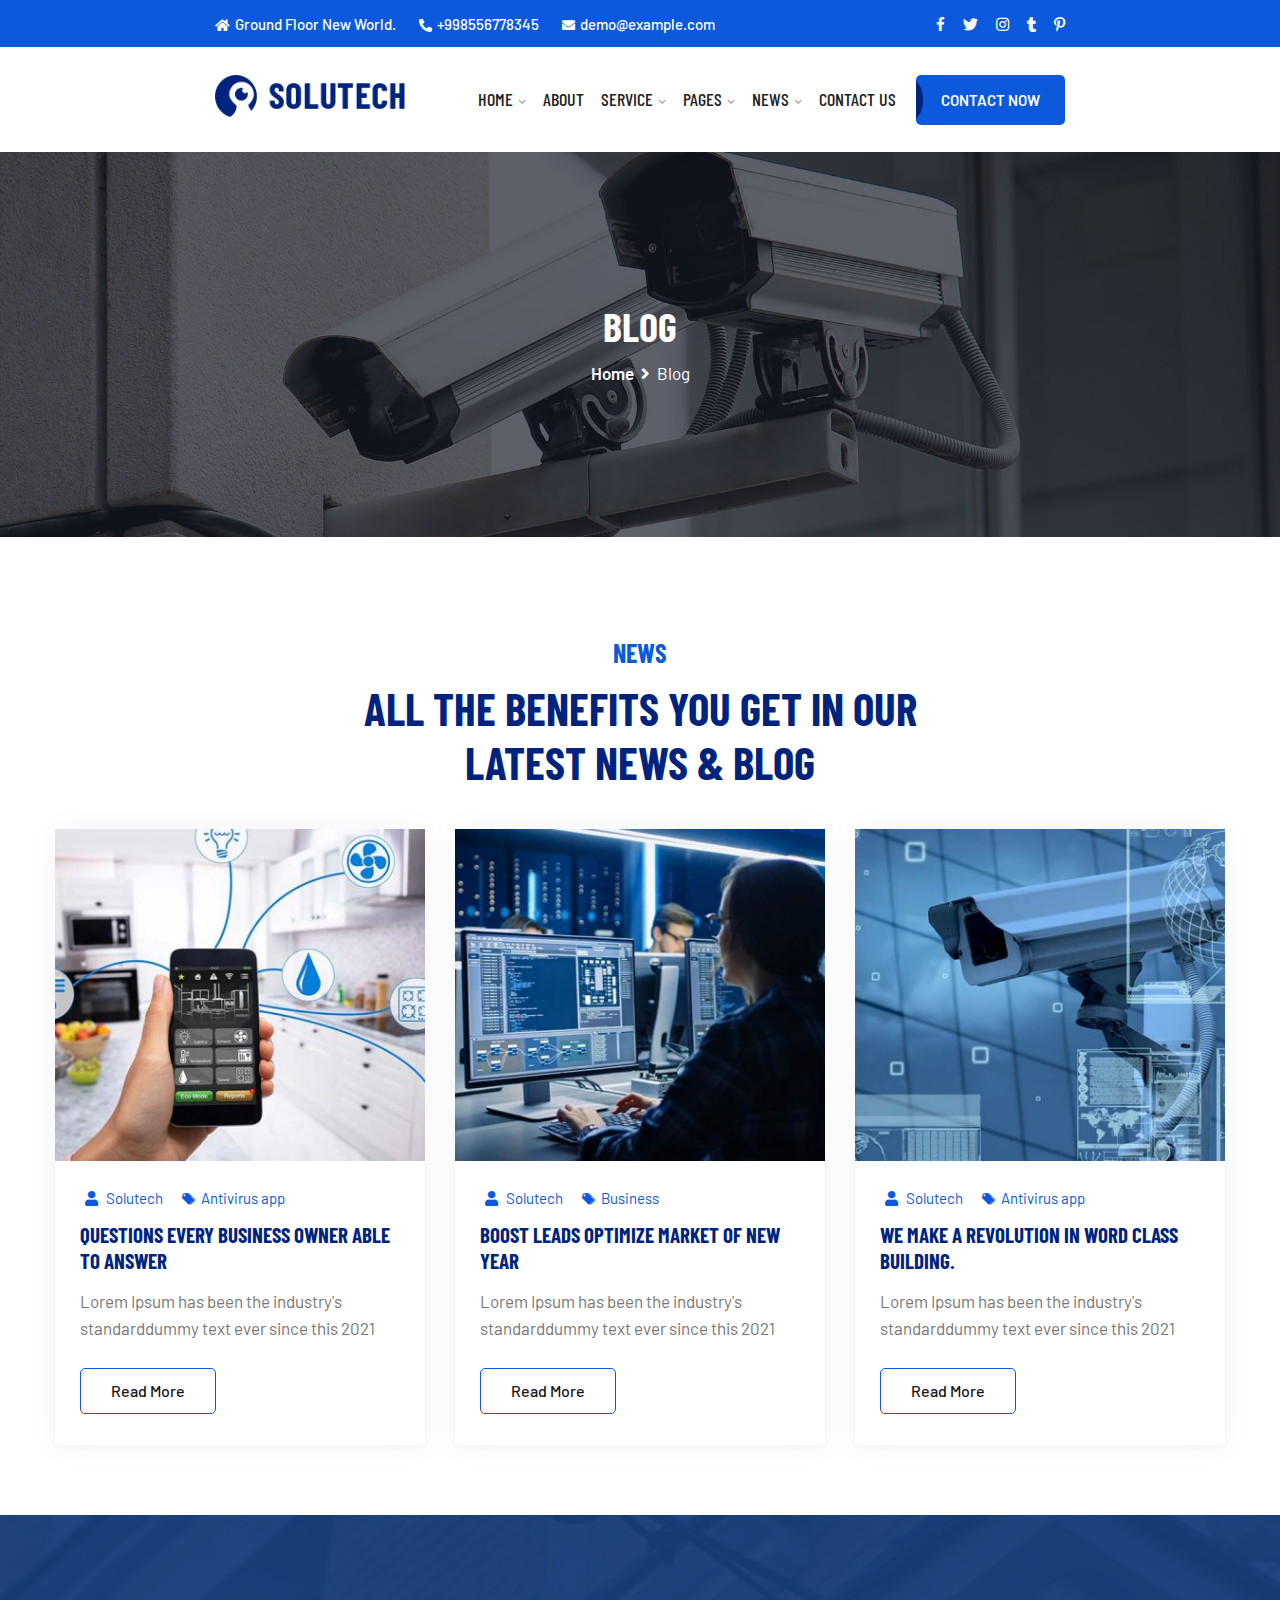
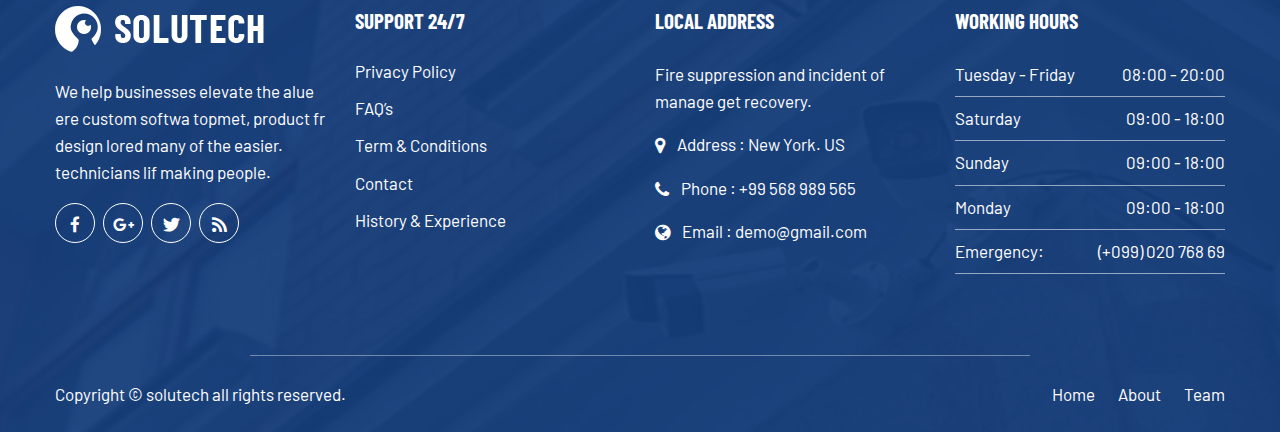
<file: blog.html>
<!DOCTYPE HTML>
<html lang="en-US">
    <head>
		<meta charset="UTF-8">
		<meta http-equiv="x-ua-compatible" content="ie=edge">
		<title>Solutech - CCTV & Security Responsive Website Template</title>
		<meta name="description" content="">
		<meta name="viewport" content="width=device-width, initial-scale=1">
		<!-- Favicon Icon -->
        <link rel="icon"  type="image/png" href="assets/images/favicon.png">		
        <link rel="stylesheet" type="text/css" href="assets/css/bootstrap.min.css"/>
        <link rel="stylesheet" type="text/css" href="venobox/venobox.css"/>
        <link rel="stylesheet" type="text/css" href="assets/css/plugin_theme_css.css"/>
        <link rel="stylesheet" type="text/css" href="assets/css/style.css"/>        
		<link rel="stylesheet" type="text/css" href="style.css"/>
		<link rel="stylesheet" type="text/css" href="assets/css/responsive.css"/>
		<!-- modernizr js -->	
        <script src="assets/js/vendor/modernizr-2.8.3.min.js"></script>		
		
    </head>
<body>
<div class="em40_header_area_main">
 	<!-- HEADER TOP AREA -->
	<div class="solutech-header-top">
		<div class="container">
			<div class="row">
				<div class="col-xs-12 col-lg-9 col-xl-9 col-md-9 col-sm-12">
					<div class="top-address text-left">
						<p>
							<span><i class="fas fa-home"></i>Ground Floor New World.</span>
							<a href="#"><i class="fas fa-phone-alt"></i>+998556778345</a>
							<a href="#"><i class="fas fa-envelope"></i>demo@example.com</a>
						</p>
					</div>
				</div>
				<!-- TOP RIGHT -->
				<div class="col-xs-12 col-lg-3 col-xl-3 col-md-3 col-sm-12 ">
					<div class="top-right-menu">
						<ul class="social-icons text-right text_m_center">
							<li><a href="#"><i class="fa fa-facebook-f"></i></a></li>
							<li><a href="#"><i class="fab fa-twitter"></i></a></li>
							<li><a href="#"><i class="fab fa-instagram"></i></a></li>
							<li><a href="#"><i class="fab fa-tumblr"></i></a></li>
							<li><a href="#"><i class="fab fa-pinterest-p"></i></a></li>								
						</ul>
					</div>
				</div>	
			</div>		
		</div>
	</div>
    <!-- END HEADER TOP AREA -->
	<div class="tx_top2_relative">
		<div class="">
			<div class="tx_relative_m">
				<div class="">  
					<div class="mainmenu_width_tx  ">
						<div class="solutech-main-menu one_page hidden-xs hidden-sm witr_h_h10">
							<div class="solutech_nav_area scroll_fixed postfix">
								<div class="container">
									<div class="row logo-left">				
										<!-- LOGO -->
										<div class="col-md-3 col-sm-3 col-xs-4">
											<div class="logo">
												<a class="main_sticky_main_l" href="index.html" title="solutech">
													<img src="assets/images/logo.png" alt="solutech">
												</a>
												<a class="main_sticky_l" href="index.html" title="solutech">
													<img src="assets/images/logo2.png" alt="solutech">
												</a>
											</div>	  
										</div>
										<div class="col-md-9 col-sm-9 col-xs-8">
											<nav class="solutech_menu main-search-menu">					
												<ul class="sub-menu">
													<li class="menu-item-has-children">
														<a href="#">Home</a>
														<ul class="sub-menu">
															<li><a href="index.html">Home Page</a></li>
															<li><a href="index-2.html">Landing Page</a></li>
															<li><a href="index-3.html">Home Banner Page</a></li>
														</ul>
													</li>
													<li><a href="about.html">About</a></li>
													<li class="menu-item-has-children">
														<a href="#">Service</a>
														<ul class="sub-menu">
															<li><a href="home-security.html">Home Security</a></li>
															<li><a href="software-development.html">Software Development</a></li>
															<li><a href="installation.html">Installation CCTV</a></li>
															<li><a href="service-details.html">Service Details</a></li>
														</ul>
													</li>
													<li class="menu-item-has-children">
														<a href="#">Pages</a>
														<ul class="sub-menu">
															<li><a href="pricing-plan.html">Pricing Plan</a></li>
															<li><a href="why-choose-us.html">Why Choose Us</a></li>	
															<li><a href="faq.html">FAQ’S</a></li>
															<li class="menu-item-has-children">
																<a href="#">Portfolio</a>
																<ul class="sub-menu">
																	<li><a href="portfolio-2column.html">Portfolio 2Column</a></li>
																	<li><a href="portfolio-3column.html">Portfolio 3Column</a></li>
																	<li><a href="portfolio-4column.html">Portfolio 4Column</a></li>
																</ul>
															</li>
															<li><a href="team.html">Team</a></li>
															<li><a href="testimonial.html">Testimonial</a></li>
														</ul>
													</li>
													<li class="menu-item-has-children">
														<a href="#">News</a>
														<ul class="sub-menu">
															<li><a href="blog.html">Blog Grid</a></li>
															<li><a href="blog-left-sidebar.html">Blog Left Sidebar</a></li>
															<li><a href="blog-right-sidebar.html">Blog Right Sidebar</a></li>
														</ul>
													</li>
													<li><a href="contact.html">Contact Us</a></li>
												</ul>
												<div class="donate-btn-header">
													<a class="dtbtn" href="#">Contact Now</a>	
												</div>
											</nav>
										</div>	
									</div>
								</div>
							</div>
						</div>
					</div>
				</div> 			
			</div>
		</div> 
	</div> 
</div> 





<!-- MOBILE MENU Logo AREA -->
<div class="mobile_logo_area hidden-md hidden-lg">
	<div class="container">
		<div class="row">
			<div class="col-sm-12">
				<div class="mobile_menu_logo text-center">
					<a href="index.html" title="solutech">
						<img src="assets/images/logo.png" alt="solutech">
					</a>		
				</div>
			</div>
		</div>
	</div>
</div>

<!-- MOBILE MENU AREA -->
<div class="home-2 mbm hidden-md hidden-lg  header_area main-menu-area">
	<div class="menu_area mobile-menu">
		<nav class="solutech_menu">						
			<ul class="sub-menu">
				<li class="menu-item-has-children">
					<a href="#">Home</a>
					<ul class="sub-menu">
						<li><a href="index.html">Home Page</a></li>
						<li><a href="index-2.html">Landing Page</a></li>
						<li><a href="index-3.html">Home Banner Page</a></li>
					</ul>
				</li>
				<li><a href="about.html">About</a></li>
				<li class="menu-item-has-children">
					<a href="#">Service</a>
					<ul class="sub-menu">
						<li><a href="home-security.html">Home Security</a></li>
						<li><a href="software-development.html">Software Development</a></li>
						<li><a href="installation.html">Installation CCTV</a></li>
						<li><a href="service-details.html">Service Details</a></li>
					</ul>
				</li>
				<li class="menu-item-has-children">
					<a href="#">Pages</a>
					<ul class="sub-menu">
						<li><a href="pricing-plan.html">Pricing Plan</a></li>
						<li><a href="why-choose-us.html">Why Choose Us</a></li>	
						<li><a href="faq.html">FAQ’S</a></li>
						<li class="menu-item-has-children">
							<a href="#">Portfolio</a>
							<ul class="sub-menu">
								<li><a href="portfolio-2column.html">Portfolio 2Column</a></li>
								<li><a href="portfolio-3column.html">Portfolio 3Column</a></li>
								<li><a href="portfolio-4column.html">Portfolio 4Column</a></li>
							</ul>
						</li>
						<li><a href="team.html">Team</a></li>
						<li><a href="testimonial.html">Testimonial</a></li>
					</ul>
				</li>
				<li class="menu-item-has-children">
					<a href="#">News</a>
					<ul class="sub-menu">
						<li><a href="blog.html">Blog Grid</a></li>
						<li><a href="blog-left-sidebar.html">Blog Left Sidebar</a></li>
						<li><a href="blog-right-sidebar.html">Blog Right Sidebar</a></li>
					</ul>
				</li>
				<li><a href="contact.html">Contact Us</a></li>
			</ul>
		</nav>	
	</div>					
</div>
<!-- END MOBILE MENU AREA  -->


<!-- breadcumb-area -->
<div class="breadcumb-area">
	<div class="container">				
		<div class="row">
			<div class="col-md-12 txtc  text-center ccase">
				<div class="brpt">
					<h2>Blog</h2>
				</div>
				<div class="breadcumb-inner">
					<ul>
						<li><a href="index.html">Home</a></li>
						<li><i class="fas fa-angle-right"></i></li>
						<li>Blog</li>
					</ul>						
				</div>
			</div>
		</div>
	</div>
</div>


<!-- solutech_blog_area  -->
<div class="solutech_blog2_area blog_page">
	<div class="container">
		<div class="row">
			<div class="col-lg-12">
				<div class="witr_section_title">
					<div class="witr_section_title_inner text-center">
						<h2>NEWS</h2>		
						<h3>All the benefits you get in our</h3>
						<h1>latest news & blog</h1>		
					</div>
				</div>
			</div>
		</div>
		 <div class="bgimgload">	
			<div class="row blog-messonary blog_top">
				<!-- solutech_blog_01  -->
				<div class="witr_nth_child col-lg-4  col-md-6 col-sm-8 grid-item   witr_all_mb_30">
					<div class="blog-part all_blog_color">
						<div class="blog_part_inner">
							<div class="witr_blog_imags">
								<div class="blog-img">
									<a href="#"><img src="assets/images/blog-thumb-01.jpg" alt=""> </a>
								</div>
							</div>
							<div class="wblog-content blog-content-2 all_blog_color">
								<span><a href="#"><i class="fas fa-user"></i> Solutech </a></span>
								<span><i class="icofont-tags"></i><a href="#">Antivirus app</a></span>
								<h5><a href="single-blog.html">Questions every business owner able to answer</a></h5>
								<p>Lorem Ipsum has been the industry's standarddummy text ever since this 2021</p>
								<a class="btn2" href="#">Read More</a>
							</div>
						</div>
					</div>
				</div>
				<!-- solutech_blog_02  -->
				<div class="witr_nth_child col-lg-4  col-md-6 col-sm-8 grid-item   witr_all_mb_30">
					<div class="blog-part all_blog_color">
						<div class="blog_part_inner">
							<div class="witr_blog_imags">
								<div class="blog-img">
									<a href="#"><img src="assets/images/blog-thumb-02.jpg" alt=""> </a>
								</div>
							</div>
							<div class="wblog-content blog-content-2 all_blog_color">
								<span><a href="#"><i class="fas fa-user"></i> Solutech </a></span>
								<span><i class="icofont-tags"></i><a href="#">Business</a></span>
								<h5><a href="single-blog.html">Boost Leads Optimize Market of New Year</a></h5>
								<p>Lorem Ipsum has been the industry's standarddummy text ever since this 2021</p>
								<a class="btn2" href="#">Read More</a>
							</div>
						</div>
					</div>
				</div>
				<!-- solutech_blog_03  -->
				<div class="witr_nth_child col-lg-4  col-md-6 col-sm-8 grid-item   witr_all_mb_30">
					<div class="blog-part all_blog_color">
						<div class="blog_part_inner">
							<div class="witr_blog_imags">
								<div class="blog-img">
									<a href="#"><img src="assets/images/blog-thumb-03.jpg" alt=""> </a>
								</div>
							</div>
							<div class="wblog-content blog-content-2 all_blog_color">
								<span><a href="#"><i class="fas fa-user"></i> Solutech </a></span>
								<span><i class="icofont-tags"></i><a href="#">Antivirus app</a></span>
								<h5><a href="single-blog.html">We make a Revolution in Word Class Building.</a></h5>
								<p>Lorem Ipsum has been the industry's standarddummy text ever since this 2021</p>
								<a class="btn2" href="#">Read More</a>
							</div>
						</div>
					</div>
				</div>
			</div>
		</div>
	</div>				
</div>								

	

<!-- witrfm_footer_area -->
<div class="witrfm_area">
	<div class="footer-middle">  
		<div class="container">
			<div class="row">
				<div class=" col-lg-3 col-md-6 col-sm-12">
					<div class="widget widget_solutech_description_widget">				
						<div class="solutech-description-area">
							<a href="#"><img src="assets/images/logo2.png" alt=""></a>
							<p>We help businesses elevate the alue ere custom softwa topmet, product fr design lored many of the easier. technicians lif making people.</p>
							<div class="social-icons">
								<a href="#"><i class="fa fa-facebook-f"></i></a>
								<a href="#"><i class="fab fa-google-plus-g"></i></a>
								<a href="#"><i class="fab fa-twitter"></i></a>
								<a href="#"><i class="fas fa-rss"></i></a>
							</div>
						</div>
					</div>
				</div>
				<div class=" col-lg-3 col-md-6 col-sm-12">
					<div class="widget widget_nav_menu">
						<h2 class="widget-title">Support 24/7</h2>
						<ul class="menu">
							<li><a href="#">Privacy Policy</a></li>
							<li><a href="#">FAQ’s</a></li>
							<li><a href="#">Term & Conditions</a></li>
							<li><a href="#">Contact</a></li>
							<li><a href="#">History & Experience</a></li>
						</ul>
					</div>
				</div>
				<div class="col-lg-3 col-md-6 col-sm-12">
					<div class="widget about_us">
						<h2 class="widget-title">Local Address</h2>
						<div class="about-footer">
							<div class="footer-widget address">
								<div class="footer-logo">
									<p>Fire suppression and incident of manage get recovery.</p>
								</div>
								<div class="footer-address">
									<div class="footer_s_inner"> 
										<div class="footer-sociala-icon">
											<i class="fa fa-map-marker"></i>
										</div>									
										<div class="footer-sociala-info">				
											<p>Address : New York. US</p>
										</div> 
									</div> 
									<div class="footer_s_inner"> 
										<div class="footer-sociala-icon">
											<i class="fa fa-phone"></i>
										</div> 									
										<div class="footer-sociala-info">   
												<p>Phone : +99 568 989 565</p>
										</div>
									</div>
									<div class="footer_s_inner"> 
										<div class="footer-sociala-icon"> 
											<i class="fa fa-globe"></i>
										</div> 
										<div class="footer-sociala-info">  
											<p>Email : demo@gmail.com</p>									
										</div>
									</div>
								</div>
							</div>
						</div>	
					</div>
				</div>
				<div class="col-sm-12 col-md-6  col-lg-3 last">
					<div class="widget_text widget widget_custom_html">
						<h2 class="widget-title">Working Hours</h2>
						<div class="textwidget custom-html-widget">
							<div class="witr_table">
								<div class="witr_sub_table">
									<span>Tuesday - Friday</span>
									<span>08:00 - 20:00</span>
								</div>
								<div class="witr_sub_table">	
									<span>Saturday</span>
									<span>09:00 - 18:00</span>
								</div>		
								<div class="witr_sub_table">		
									<span>Sunday</span>
									<span>09:00 - 18:00</span>
								</div>
								<div class="witr_sub_table">		
									<span>Monday</span>
									<span>09:00 - 18:00</span>
								</div>
								<div class="witr_sub_table">		
									<span>Emergency:</span>
									<span> (+099) 020 768 69</span>
								</div>
							</div>
						</div>
					</div>				
				</div>
			</div>	
		</div>	
	</div>	
	<div class="footer-bottom">
		<div class="container">
			<div class="row">
				<div class="col-lg-6 col-md-6  col-sm-12">
					<div class="copy-right-text">
						<p>Copyright &copy; solutech all rights reserved.</p>
					</div>
				</div>
				<div class="col-lg-6 col-md-6  col-sm-12">				
					<div class="footer-menu">
						<ul class="text-right">
							<li><a href="#">Home</a></li>
							<li><a href="#">About</a></li>
							<li><a href="#">Team</a></li>
						</ul> 				
					</div>
				</div>
			</div>
		</div>
	</div>
</div>
	
	

        <!-- Include All JS -->
        <script src="assets/js/vendor/jquery-3.5.1.min.js"></script>
        <script src="assets/js/bootstrap.min.js"></script>
        <script src="assets/js/isotope.pkgd.min.js"></script>
        <script src="assets/js/owl.carousel.min.js"></script>
        <script src="assets/js/jquery.nivo.slider.pack.js"></script>
        <script src="assets/js/slick.min.js"></script>
        <script src="assets/js/imagesloaded.pkgd.min.js"></script>
        <script src="venobox/venobox.min.js"></script>
        <script src="assets/js/jquery.appear.js"></script>
        <script src="assets/js/jquery.knob.js"></script>
        <script src="assets/js/BeerSlider.js"></script>
        <script src="assets/js/theme-pluginjs.js"></script>
        <script src="assets/js/jquery.meanmenu.js"></script>
        <script src="assets/js/ajax-mail.js"></script>		
        <script src="assets/js/theme.js"></script>
	
	</body>
</html>
</file>
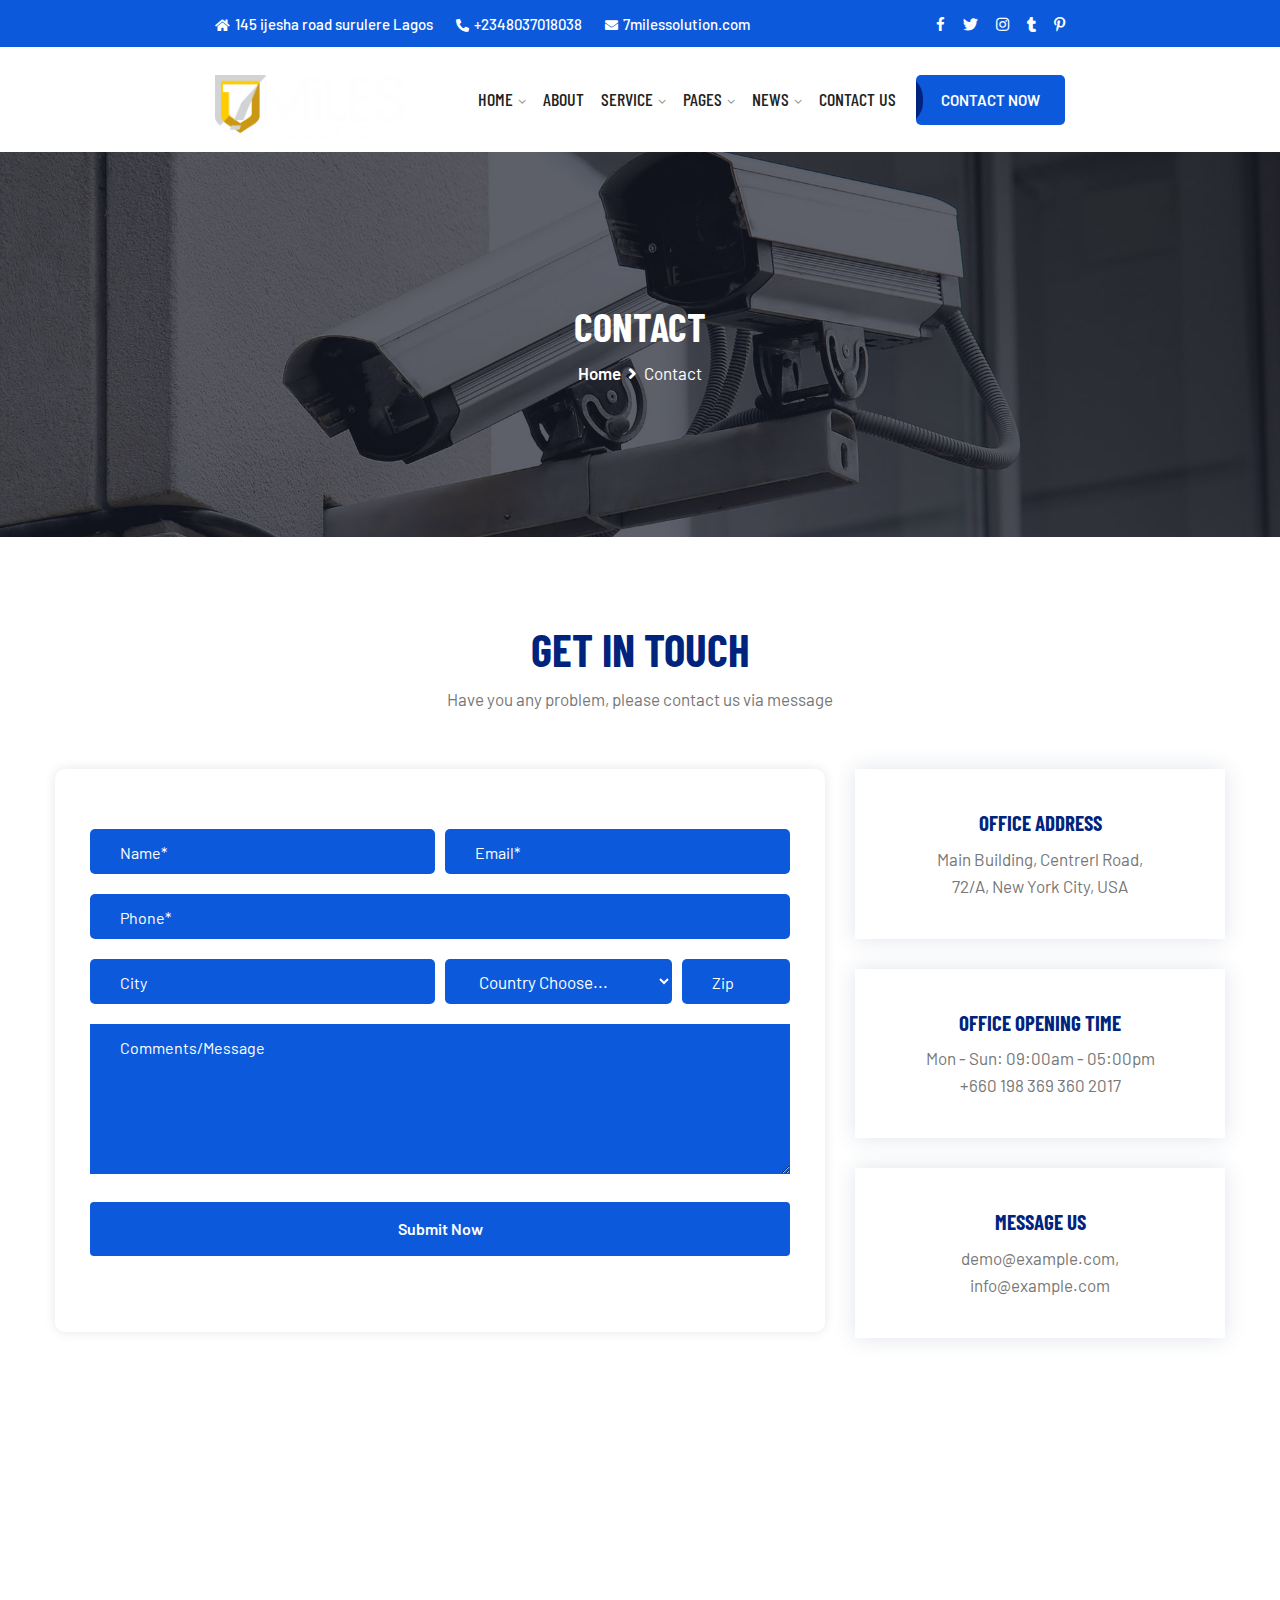
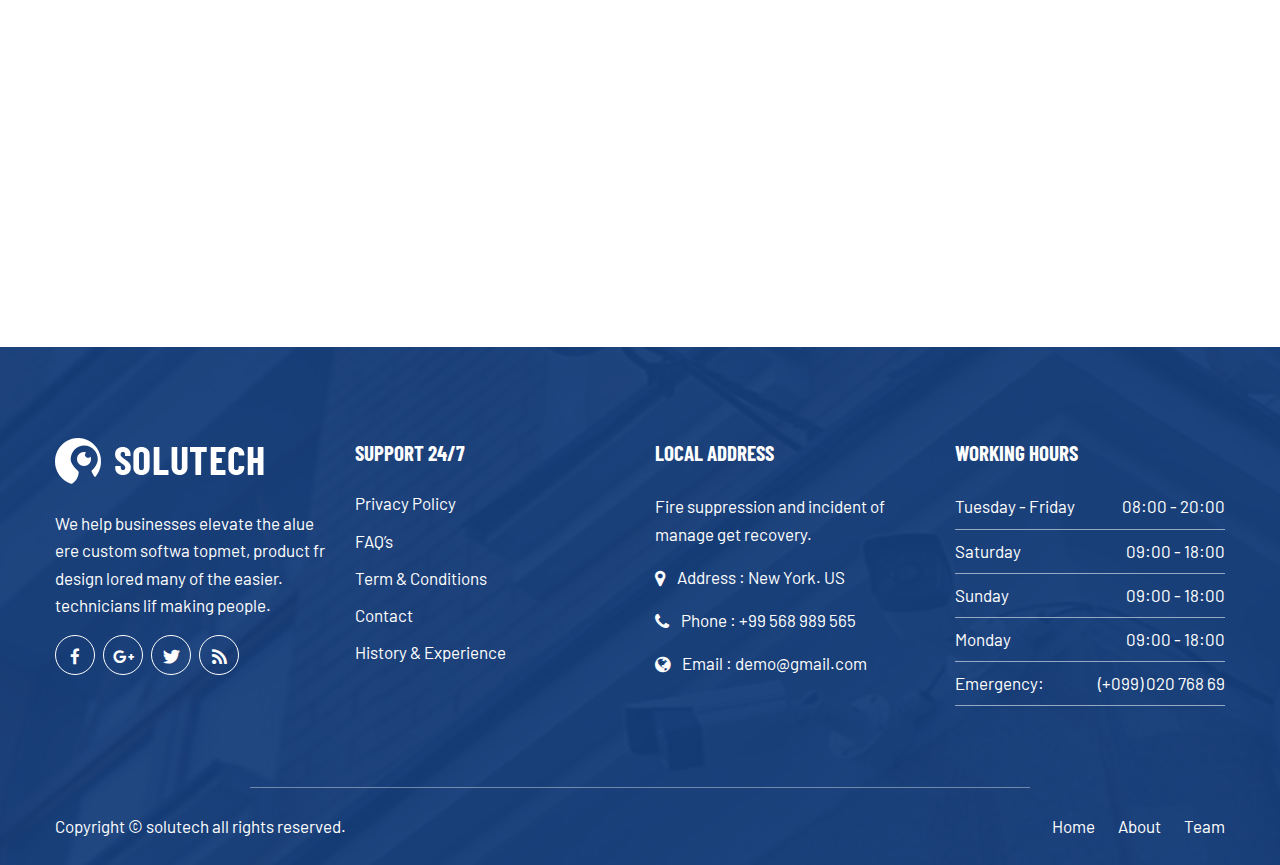
<file: contact.html>
<!DOCTYPE HTML>
<html lang="en-US">
    <head>
		<meta charset="UTF-8">
		<meta http-equiv="x-ua-compatible" content="ie=edge">
		<title>7milessolution - CCTV & Security solution</title>
		<meta name="description" content="">
		<meta name="viewport" content="width=device-width, initial-scale=1">
		<!-- Favicon Icon -->
        <link rel="icon"  type="image/png" href="assets/images/favicon.png">		
        <link rel="stylesheet" type="text/css" href="assets/css/bootstrap.min.css"/>
        <link rel="stylesheet" type="text/css" href="venobox/venobox.css"/>
        <link rel="stylesheet" type="text/css" href="assets/css/plugin_theme_css.css"/>
        <link rel="stylesheet" type="text/css" href="assets/css/style.css"/>        
		<link rel="stylesheet" type="text/css" href="style.css"/>
		<link rel="stylesheet" type="text/css" href="assets/css/responsive.css"/>
		<!-- modernizr js -->	
        <script src="assets/js/vendor/modernizr-2.8.3.min.js"></script>		
		
    </head>
<body>
<div class="em40_header_area_main">
 	<!-- HEADER TOP AREA -->
	<div class="solutech-header-top">
		<div class="container">
			<div class="row">
				<div class="col-xs-12 col-lg-9 col-xl-9 col-md-9 col-sm-12">
					<div class="top-address text-left">
						<p>
							<span><i class="fas fa-home"></i>145 ijesha road surulere Lagos</span>
							<a href="#"><i class="fas fa-phone-alt"></i>+2348037018038</a>
							<a href="#"><i class="fas fa-envelope"></i>7milessolution.com</a>
						</p>
					</div>
				</div>
				<!-- TOP RIGHT -->
				<div class="col-xs-12 col-lg-3 col-xl-3 col-md-3 col-sm-12 ">
					<div class="top-right-menu">
						<ul class="social-icons text-right text_m_center">
							<li><a href="#"><i class="fa fa-facebook-f"></i></a></li>
							<li><a href="#"><i class="fab fa-twitter"></i></a></li>
							<li><a href="#"><i class="fab fa-instagram"></i></a></li>
							<li><a href="#"><i class="fab fa-tumblr"></i></a></li>
							<li><a href="#"><i class="fab fa-pinterest-p"></i></a></li>								
						</ul>
					</div>
				</div>	
			</div>		
		</div>
	</div>
    <!-- END HEADER TOP AREA -->
	<div class="tx_top2_relative">
		<div class="">
			<div class="tx_relative_m">
				<div class="">  
					<div class="mainmenu_width_tx  ">
						<div class="solutech-main-menu one_page hidden-xs hidden-sm witr_h_h10">
							<div class="solutech_nav_area scroll_fixed postfix">
								<div class="container">
									<div class="row logo-left">				
										<!-- LOGO -->
										<div class="col-md-3 col-sm-3 col-xs-4">
											<div class="logo">
												<a class="main_sticky_main_l" href="index.html" title="solutech">
													<img src="assets/images/7 Miles 1.png" alt="solutech">
												</a>
												<a class="main_sticky_l" href="index.html" title="solutech">
													<img src="assets/images/7 Miles 2.png" alt="solutech">
												</a>
											</div>	  
										</div>
										<div class="col-md-9 col-sm-9 col-xs-8">
											<nav class="solutech_menu main-search-menu">					
												<ul class="sub-menu">
													<li class="menu-item-has-children">
														<a href="#">Home</a>
														<ul class="sub-menu">
															<li><a href="index.html">Home Page</a></li>
															<li><a href="index-2.html">Landing Page</a></li>
															<li><a href="index-3.html">Home Banner Page</a></li>
														</ul>
													</li>
													<li><a href="about.html">About</a></li>
													<li class="menu-item-has-children">
														<a href="#">Service</a>
														<ul class="sub-menu">
															<li><a href="home-security.html">Home Security</a></li>
															<li><a href="software-development.html">Software Development</a></li>
															<li><a href="installation.html">Installation CCTV</a></li>
															<li><a href="service-details.html">Service Details</a></li>
														</ul>
													</li>
													<li class="menu-item-has-children">
														<a href="#">Pages</a>
														<ul class="sub-menu">
															<li><a href="pricing-plan.html">Pricing Plan</a></li>
															<li><a href="why-choose-us.html">Why Choose Us</a></li>	
															<li><a href="faq.html">FAQ’S</a></li>
															<li class="menu-item-has-children">
																<a href="#">Portfolio</a>
																<ul class="sub-menu">
																	<li><a href="portfolio-2column.html">Portfolio 2Column</a></li>
																	<li><a href="portfolio-3column.html">Portfolio 3Column</a></li>
																	<li><a href="portfolio-4column.html">Portfolio 4Column</a></li>
																</ul>
															</li>
															<li><a href="team.html">Team</a></li>
															<li><a href="testimonial.html">Testimonial</a></li>
														</ul>
													</li>
													<li class="menu-item-has-children">
														<a href="#">News</a>
														<ul class="sub-menu">
															<li><a href="blog.html">Blog Grid</a></li>
															<li><a href="blog-left-sidebar.html">Blog Left Sidebar</a></li>
															<li><a href="blog-right-sidebar.html">Blog Right Sidebar</a></li>
														</ul>
													</li>
													<li><a href="contact.html">Contact Us</a></li>
												</ul>
												<div class="donate-btn-header">
													<a class="dtbtn" href="#">Contact Now</a>	
												</div>
											</nav>
										</div>	
									</div>
								</div>
							</div>
						</div>
					</div>
				</div> 			
			</div>
		</div> 
	</div> 
</div> 


<!-- MOBILE MENU Logo AREA -->
<div class="mobile_logo_area hidden-md hidden-lg">
	<div class="container">
		<div class="row">
			<div class="col-sm-12">
				<div class="mobile_menu_logo text-center">
					<a href="index.html" title="solutech">
						<img src="assets/images/logo.png" alt="solutech">
					</a>		
				</div>
			</div>
		</div>
	</div>
</div>

<!-- MOBILE MENU AREA -->
<div class="home-2 mbm hidden-md hidden-lg  header_area main-menu-area">
	<div class="menu_area mobile-menu">
		<nav class="solutech_menu">						
			<ul class="sub-menu">
				<li class="menu-item-has-children">
					<a href="#">Home</a>
					<ul class="sub-menu">
						<li><a href="index.html">Home Page</a></li>
						<li><a href="index-2.html">Landing Page</a></li>
						<li><a href="index-3.html">Home Banner Page</a></li>
					</ul>
				</li>
				<li><a href="about.html">About</a></li>
				<li class="menu-item-has-children">
					<a href="#">Service</a>
					<ul class="sub-menu">
						<li><a href="home-security.html">Home Security</a></li>
						<li><a href="software-development.html">Software Development</a></li>
						<li><a href="installation.html">Installation CCTV</a></li>
						<li><a href="service-details.html">Service Details</a></li>
					</ul>
				</li>
				<li class="menu-item-has-children">
					<a href="#">Pages</a>
					<ul class="sub-menu">
						<li><a href="pricing-plan.html">Pricing Plan</a></li>
						<li><a href="why-choose-us.html">Why Choose Us</a></li>	
						<li><a href="faq.html">FAQ’S</a></li>
						<li class="menu-item-has-children">
							<a href="#">Portfolio</a>
							<ul class="sub-menu">
								<li><a href="portfolio-2column.html">Portfolio 2Column</a></li>
								<li><a href="portfolio-3column.html">Portfolio 3Column</a></li>
								<li><a href="portfolio-4column.html">Portfolio 4Column</a></li>
							</ul>
						</li>
						<li><a href="team.html">Team</a></li>
						<li><a href="testimonial.html">Testimonial</a></li>
					</ul>
				</li>
				<li class="menu-item-has-children">
					<a href="#">News</a>
					<ul class="sub-menu">
						<li><a href="blog.html">Blog Grid</a></li>
						<li><a href="blog-left-sidebar.html">Blog Left Sidebar</a></li>
						<li><a href="blog-right-sidebar.html">Blog Right Sidebar</a></li>
					</ul>
				</li>
				<li><a href="contact.html">Contact Us</a></li>
			</ul>
		</nav>	
	</div>					
</div>
<!-- END MOBILE MENU AREA  -->



<!-- breadcumb-area -->
<div class="breadcumb-area">
	<div class="container">				
		<div class="row">
			<div class="col-md-12 txtc  text-center ccase">
				<div class="brpt">
					<h2>Contact</h2>
				</div>
				<div class="breadcumb-inner">
					<ul>
						<li><a href="index.html">Home</a></li>
						<li><i class="fas fa-angle-right"></i></li>
						<li>Contact</li>
					</ul>						
				</div>
			</div>
		</div>
	</div>
</div>

<!-- solutech_contact5_area -->
<div class="solutech_contact5_area">
	<div class="container">
		<div class="row">
			<div class="col-lg-12">
				<div class="witr_section_title">
					<div class="witr_section_title_inner text-center">
						<h3>Get In Touch</h3>		
						<p>Have you any problem, please contact us via message </p>		
					</div>
				</div>
			</div>
		</div>
		<div class="row contact_top">
			<div class="col-lg-8 col-md-12 col-sm-12">
				<div class="apartment_area">				
					<div class="apartment_text"></div>		
					<div class="witr_apartment_form">
						<form action="mail.php" method="post" id="contact-form">
							<div class="form-row">
								<div class="form-group col-md-6">
									<span><input type="text" name="name" placeholder="Name*"></span>
								</div>
								<div class="form-group col-md-6">
									<span><input type="email" name="email" placeholder="Email*"></span>
								</div>
							</div>
							<div class="form-group">
								<span><input type="number" name="phone" placeholder="Phone*"></span>
							</div>
							<div class="form-row">
								<div class="form-group col-md-6">
									<span><input type="text" name="city" placeholder="City"></span>
								</div>
								<div class="form-group col-md-4">
									<span>
										<select name="select_opt">
											<option>Country Choose...</option>
											<option>japan</option>
											<option>Amerika</option>
										</select>
									</span>
								</div>
								<div class="form-group col-md-2">
									<span><input type="text" name="zip" placeholder="Zip"></span>
								</div>
							</div>
							<div class="form-group">
								<span><textarea name="comment" placeholder="Comments/Message"></textarea></span>
							</div>
							<button type="submit" name="ok" class="btn btn-primary">Submit Now</button>
							<div class="row">
								<div class="col-lg-12 text-center">
									<p class="form-messege"></p>
								</div>
							</div>
						</form>
					</div>					
				</div>									
			</div>
			<div class="col-lg-4 col-md-12 col-sm-12">
				<div class="row em_service_contact_area">
					<div class="col-lg-12 col-md-6 col-sm-12">
						<div class="service-item all_color_service width_height_link_0 text-center  ">
							<div class="service_top_image"></div>
							<div class="text_box all_icon_color">
								<h3>Office Address </h3>
								<p>Main Building, Centrerl Road,<br> 72/A, New York City, USA </p>		
							</div> 						
						</div>
					</div>
					<div class="col-lg-12 col-md-6 col-sm-12">
						<div class="service-item all_color_service width_height_link_0 text-center  ">
							<div class="service_top_image"></div>
							<div class="text_box all_icon_color">
								<h3>Office Opening time </h3>
								<p>Mon - Sun: 09:00am - 05:00pm<br> +660 198 369 360 2017 </p>	
							</div> 						
						</div>
					</div>
					<div class="col-lg-12 col-md-6 col-sm-12">
						<div class="service-item all_color_service width_height_link_0 text-center  ">
							<div class="service_top_image"></div>
							<div class="text_box all_icon_color">
								<h3>Message Us</h3>
								<p>demo@example.com, <br>info@example.com </p>
							</div> 						
						</div>
					</div>
				</div>
			</div>			
		</div>			
	</div>			
</div>

<!-- security_map_area -->
<div class="security_map_area"> 
	<div class="containers">
		<div class="row">
			<div class="col-lg-12">
				<div class="map_area">
					<iframe class="map" src="https://snazzymaps.com/embed/65241"></iframe>
				</div>	
			</div>
		</div>
	</div>
</div>





<!-- witrfm_footer_area -->
<div class="witrfm_area">
	<div class="footer-middle">  
		<div class="container">
			<div class="row">
				<div class=" col-lg-3 col-md-6 col-sm-12">
					<div class="widget widget_solutech_description_widget">				
						<div class="solutech-description-area">
							<a href="#"><img src="assets/images/logo2.png" alt=""></a>
							<p>We help businesses elevate the alue ere custom softwa topmet, product fr design lored many of the easier. technicians lif making people.</p>
							<div class="social-icons">
								<a href="#"><i class="fa fa-facebook-f"></i></a>
								<a href="#"><i class="fab fa-google-plus-g"></i></a>
								<a href="#"><i class="fab fa-twitter"></i></a>
								<a href="#"><i class="fas fa-rss"></i></a>
							</div>
						</div>
					</div>
				</div>
				<div class=" col-lg-3 col-md-6 col-sm-12">
					<div class="widget widget_nav_menu">
						<h2 class="widget-title">Support 24/7</h2>
						<ul class="menu">
							<li><a href="#">Privacy Policy</a></li>
							<li><a href="#">FAQ’s</a></li>
							<li><a href="#">Term & Conditions</a></li>
							<li><a href="#">Contact</a></li>
							<li><a href="#">History & Experience</a></li>
						</ul>
					</div>
				</div>
				<div class="col-lg-3 col-md-6 col-sm-12">
					<div class="widget about_us">
						<h2 class="widget-title">Local Address</h2>
						<div class="about-footer">
							<div class="footer-widget address">
								<div class="footer-logo">
									<p>Fire suppression and incident of manage get recovery.</p>
								</div>
								<div class="footer-address">
									<div class="footer_s_inner"> 
										<div class="footer-sociala-icon">
											<i class="fa fa-map-marker"></i>
										</div>									
										<div class="footer-sociala-info">				
											<p>Address : New York. US</p>
										</div> 
									</div> 
									<div class="footer_s_inner"> 
										<div class="footer-sociala-icon">
											<i class="fa fa-phone"></i>
										</div> 									
										<div class="footer-sociala-info">   
												<p>Phone : +99 568 989 565</p>
										</div>
									</div>
									<div class="footer_s_inner"> 
										<div class="footer-sociala-icon"> 
											<i class="fa fa-globe"></i>
										</div> 
										<div class="footer-sociala-info">  
											<p>Email : demo@gmail.com</p>									
										</div>
									</div>
								</div>
							</div>
						</div>	
					</div>
				</div>
				<div class="col-sm-12 col-md-6  col-lg-3 last">
					<div class="widget_text widget widget_custom_html">
						<h2 class="widget-title">Working Hours</h2>
						<div class="textwidget custom-html-widget">
							<div class="witr_table">
								<div class="witr_sub_table">
									<span>Tuesday - Friday</span>
									<span>08:00 - 20:00</span>
								</div>
								<div class="witr_sub_table">	
									<span>Saturday</span>
									<span>09:00 - 18:00</span>
								</div>		
								<div class="witr_sub_table">		
									<span>Sunday</span>
									<span>09:00 - 18:00</span>
								</div>
								<div class="witr_sub_table">		
									<span>Monday</span>
									<span>09:00 - 18:00</span>
								</div>
								<div class="witr_sub_table">		
									<span>Emergency:</span>
									<span> (+099) 020 768 69</span>
								</div>
							</div>
						</div>
					</div>				
				</div>
			</div>	
		</div>	
	</div>	
	<div class="footer-bottom">
		<div class="container">
			<div class="row">
				<div class="col-lg-6 col-md-6  col-sm-12">
					<div class="copy-right-text">
						<p>Copyright &copy; solutech all rights reserved.</p>
					</div>
				</div>
				<div class="col-lg-6 col-md-6  col-sm-12">				
					<div class="footer-menu">
						<ul class="text-right">
							<li><a href="#">Home</a></li>
							<li><a href="#">About</a></li>
							<li><a href="#">Team</a></li>
						</ul> 				
					</div>
				</div>
			</div>
		</div>
	</div>
</div>
	


        <!-- Include All JS -->
        <script src="assets/js/vendor/jquery-3.5.1.min.js"></script>
        <script src="assets/js/bootstrap.min.js"></script>
        <script src="assets/js/isotope.pkgd.min.js"></script>
        <script src="assets/js/owl.carousel.min.js"></script>
        <script src="assets/js/jquery.nivo.slider.pack.js"></script>
        <script src="assets/js/slick.min.js"></script>
        <script src="assets/js/imagesloaded.pkgd.min.js"></script>
        <script src="venobox/venobox.min.js"></script>
        <script src="assets/js/jquery.appear.js"></script>
        <script src="assets/js/jquery.knob.js"></script>
        <script src="assets/js/BeerSlider.js"></script>
        <script src="assets/js/theme-pluginjs.js"></script>
        <script src="assets/js/jquery.meanmenu.js"></script>
        <script src="assets/js/ajax-mail.js"></script>		
        <script src="assets/js/theme.js"></script>
	
	</body>
</html>
</file>
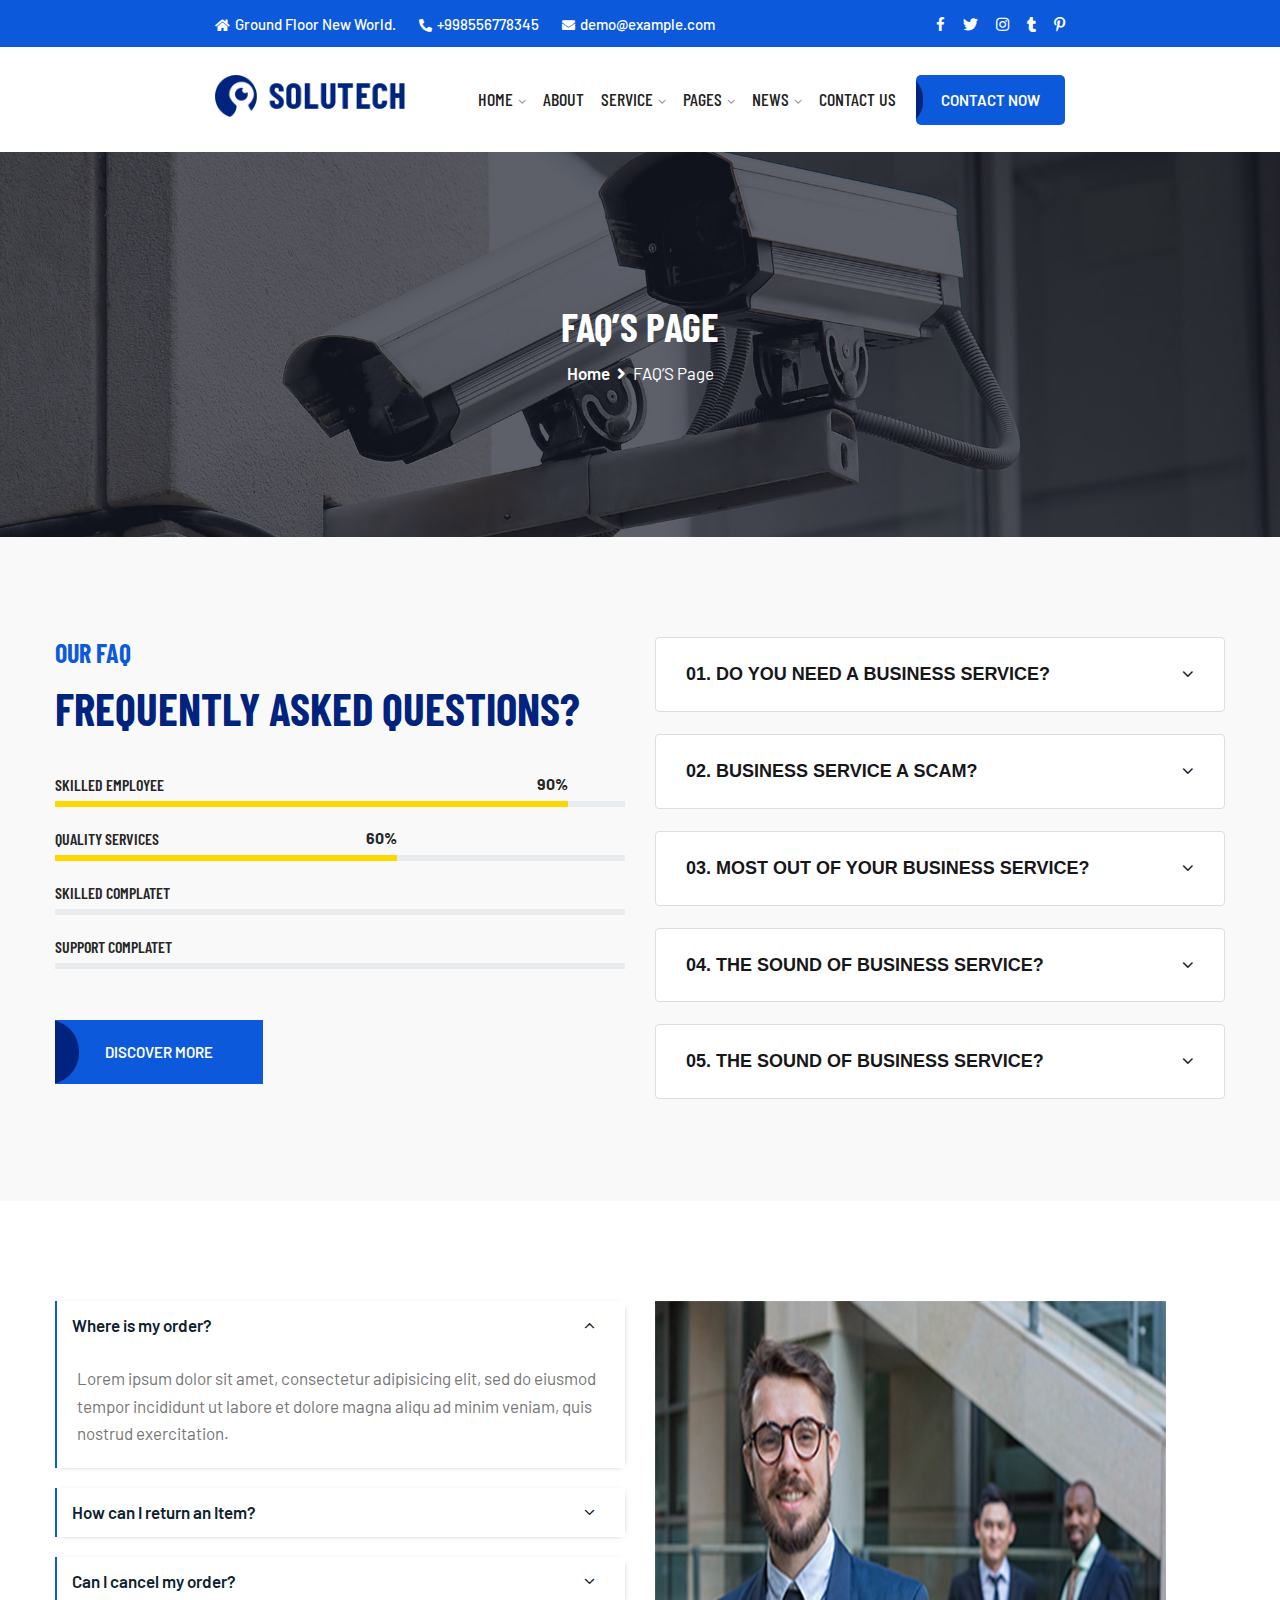
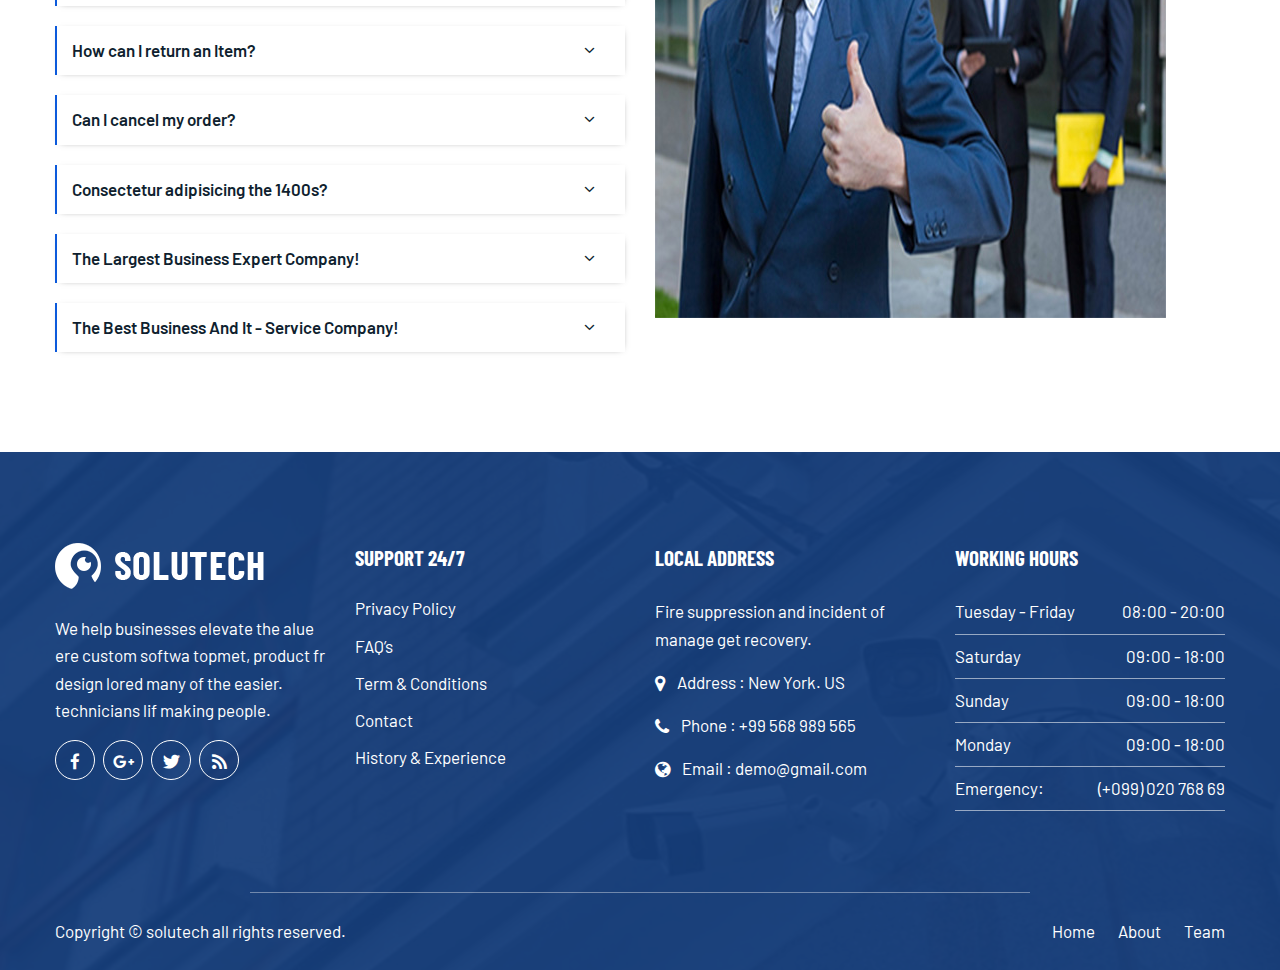
<file: faq.html>
<!DOCTYPE HTML>
<html lang="en-US">
    <head>
		<meta charset="UTF-8">
		<meta http-equiv="x-ua-compatible" content="ie=edge">
		<title>Solutech - CCTV & Security Responsive Website Template</title>
		<meta name="description" content="">
		<meta name="viewport" content="width=device-width, initial-scale=1">
		<!-- Favicon Icon -->
        <link rel="icon"  type="image/png" href="assets/images/favicon.png">		
        <link rel="stylesheet" type="text/css" href="assets/css/bootstrap.min.css"/>
        <link rel="stylesheet" type="text/css" href="venobox/venobox.css"/>
        <link rel="stylesheet" type="text/css" href="assets/css/plugin_theme_css.css"/>
        <link rel="stylesheet" type="text/css" href="assets/css/style.css"/>        
		<link rel="stylesheet" type="text/css" href="style.css"/>
		<link rel="stylesheet" type="text/css" href="assets/css/responsive.css"/>
		<!-- modernizr js -->	
        <script src="assets/js/vendor/modernizr-2.8.3.min.js"></script>		
		
    </head>
<body>
<div class="em40_header_area_main">
 	<!-- HEADER TOP AREA -->
	<div class="solutech-header-top">
		<div class="container">
			<div class="row">
				<div class="col-xs-12 col-lg-9 col-xl-9 col-md-9 col-sm-12">
					<div class="top-address text-left">
						<p>
							<span><i class="fas fa-home"></i>Ground Floor New World.</span>
							<a href="#"><i class="fas fa-phone-alt"></i>+998556778345</a>
							<a href="#"><i class="fas fa-envelope"></i>demo@example.com</a>
						</p>
					</div>
				</div>
				<!-- TOP RIGHT -->
				<div class="col-xs-12 col-lg-3 col-xl-3 col-md-3 col-sm-12 ">
					<div class="top-right-menu">
						<ul class="social-icons text-right text_m_center">
							<li><a href="#"><i class="fa fa-facebook-f"></i></a></li>
							<li><a href="#"><i class="fab fa-twitter"></i></a></li>
							<li><a href="#"><i class="fab fa-instagram"></i></a></li>
							<li><a href="#"><i class="fab fa-tumblr"></i></a></li>
							<li><a href="#"><i class="fab fa-pinterest-p"></i></a></li>								
						</ul>
					</div>
				</div>	
			</div>		
		</div>
	</div>
    <!-- END HEADER TOP AREA -->
	<div class="tx_top2_relative">
		<div class="">
			<div class="tx_relative_m">
				<div class="">  
					<div class="mainmenu_width_tx  ">
						<div class="solutech-main-menu one_page hidden-xs hidden-sm witr_h_h10">
							<div class="solutech_nav_area scroll_fixed postfix">
								<div class="container">
									<div class="row logo-left">				
										<!-- LOGO -->
										<div class="col-md-3 col-sm-3 col-xs-4">
											<div class="logo">
												<a class="main_sticky_main_l" href="index.html" title="solutech">
													<img src="assets/images/logo.png" alt="solutech">
												</a>
												<a class="main_sticky_l" href="index.html" title="solutech">
													<img src="assets/images/logo2.png" alt="solutech">
												</a>
											</div>	  
										</div>
										<div class="col-md-9 col-sm-9 col-xs-8">
											<nav class="solutech_menu main-search-menu">					
												<ul class="sub-menu">
													<li class="menu-item-has-children">
														<a href="#">Home</a>
														<ul class="sub-menu">
															<li><a href="index.html">Home Page</a></li>
															<li><a href="index-2.html">Landing Page</a></li>
															<li><a href="index-3.html">Home Banner Page</a></li>
														</ul>
													</li>
													<li><a href="about.html">About</a></li>
													<li class="menu-item-has-children">
														<a href="#">Service</a>
														<ul class="sub-menu">
															<li><a href="home-security.html">Home Security</a></li>
															<li><a href="software-development.html">Software Development</a></li>
															<li><a href="installation.html">Installation CCTV</a></li>
															<li><a href="service-details.html">Service Details</a></li>
														</ul>
													</li>
													<li class="menu-item-has-children">
														<a href="#">Pages</a>
														<ul class="sub-menu">
															<li><a href="pricing-plan.html">Pricing Plan</a></li>
															<li><a href="why-choose-us.html">Why Choose Us</a></li>	
															<li><a href="faq.html">FAQ’S</a></li>
															<li class="menu-item-has-children">
																<a href="#">Portfolio</a>
																<ul class="sub-menu">
																	<li><a href="portfolio-2column.html">Portfolio 2Column</a></li>
																	<li><a href="portfolio-3column.html">Portfolio 3Column</a></li>
																	<li><a href="portfolio-4column.html">Portfolio 4Column</a></li>
																</ul>
															</li>
															<li><a href="team.html">Team</a></li>
															<li><a href="testimonial.html">Testimonial</a></li>
														</ul>
													</li>
													<li class="menu-item-has-children">
														<a href="#">News</a>
														<ul class="sub-menu">
															<li><a href="blog.html">Blog Grid</a></li>
															<li><a href="blog-left-sidebar.html">Blog Left Sidebar</a></li>
															<li><a href="blog-right-sidebar.html">Blog Right Sidebar</a></li>
														</ul>
													</li>
													<li><a href="contact.html">Contact Us</a></li>
												</ul>
												<div class="donate-btn-header">
													<a class="dtbtn" href="#">Contact Now</a>	
												</div>
											</nav>
										</div>	
									</div>
								</div>
							</div>
						</div>
					</div>
				</div> 			
			</div>
		</div> 
	</div> 
</div> 





<!-- MOBILE MENU Logo AREA -->
<div class="mobile_logo_area hidden-md hidden-lg">
	<div class="container">
		<div class="row">
			<div class="col-sm-12">
				<div class="mobile_menu_logo text-center">
					<a href="index.html" title="solutech">
						<img src="assets/images/logo.png" alt="solutech">
					</a>		
				</div>
			</div>
		</div>
	</div>
</div>

<!-- MOBILE MENU AREA -->
<div class="home-2 mbm hidden-md hidden-lg  header_area main-menu-area">
	<div class="menu_area mobile-menu">
		<nav class="solutech_menu">						
			<ul class="sub-menu">
				<li class="menu-item-has-children">
					<a href="#">Home</a>
					<ul class="sub-menu">
						<li><a href="index.html">Home Page</a></li>
						<li><a href="index-2.html">Landing Page</a></li>
						<li><a href="index-3.html">Home Banner Page</a></li>
					</ul>
				</li>
				<li><a href="about.html">About</a></li>
				<li class="menu-item-has-children">
					<a href="#">Service</a>
					<ul class="sub-menu">
						<li><a href="home-security.html">Home Security</a></li>
						<li><a href="software-development.html">Software Development</a></li>
						<li><a href="installation.html">Installation CCTV</a></li>
						<li><a href="service-details.html">Service Details</a></li>
					</ul>
				</li>
				<li class="menu-item-has-children">
					<a href="#">Pages</a>
					<ul class="sub-menu">
						<li><a href="pricing-plan.html">Pricing Plan</a></li>
						<li><a href="why-choose-us.html">Why Choose Us</a></li>	
						<li><a href="faq.html">FAQ’S</a></li>
						<li class="menu-item-has-children">
							<a href="#">Portfolio</a>
							<ul class="sub-menu">
								<li><a href="portfolio-2column.html">Portfolio 2Column</a></li>
								<li><a href="portfolio-3column.html">Portfolio 3Column</a></li>
								<li><a href="portfolio-4column.html">Portfolio 4Column</a></li>
							</ul>
						</li>
						<li><a href="team.html">Team</a></li>
						<li><a href="testimonial.html">Testimonial</a></li>
					</ul>
				</li>
				<li class="menu-item-has-children">
					<a href="#">News</a>
					<ul class="sub-menu">
						<li><a href="blog.html">Blog Grid</a></li>
						<li><a href="blog-left-sidebar.html">Blog Left Sidebar</a></li>
						<li><a href="blog-right-sidebar.html">Blog Right Sidebar</a></li>
					</ul>
				</li>
				<li><a href="contact.html">Contact Us</a></li>
			</ul>
		</nav>	
	</div>					
</div>
<!-- END MOBILE MENU AREA  -->


<!-- breadcumb-area -->
<div class="breadcumb-area">
	<div class="container">				
		<div class="row">
			<div class="col-md-12 txtc  text-center ccase">
				<div class="brpt">
					<h2>FAQ’S Page</h2>
				</div>
				<div class="breadcumb-inner">
					<ul>
						<li><a href="index.html">Home</a></li>
						<li><i class="fas fa-angle-right"></i></li>
						<li>FAQ’S Page</li>
					</ul>						
				</div>
			</div>
		</div>
	</div>
</div>

<div class="single_faq2_bg_area faq_area">
	<div class="container">
		<div class="row">
			<div class="col-lg-6 col-md-10 col-sm-12">
				<div class="witr_section_title">
					<div class="witr_section_title_inner text-left">
						<h2>OUR FAQ</h2>		
						<h3>Frequently Asked Questions?</h3>		
					</div>
				</div>
				<div class="witr_single_progress">
					<div class="witr_title2">
						<span class="witr_label">SKILLED EMPLOYEE </span>	
					</div>		
					<div class="progress witr_progress-style2">
						<div class="progress-bar wow fadeInLeft " data-wow-duration="1.5s" data-wow-delay="0.2s" style="width: 90%;">
							<span class="witr_percent">90%</span>					
						</div>
					</div>				
				</div>
				<div class="witr_single_progress">
					<div class="witr_title2">
						<span class="witr_label">QUALITY SERVICES </span>	
					</div>		
					<div class="progress witr_progress-style2">
						<div class="progress-bar wow fadeInLeft" data-wow-duration="1.5s" data-wow-delay="0.2s" style="width: 60%;">
							<span class="witr_percent">60%</span>					
						</div>
					</div>				
				</div>
				<div class="witr_single_progress">
					<div class="witr_title2">
						<span class="witr_label">SKILLED COMPLATET </span>	
					</div>		
					<div class="progress witr_progress-style2">
						<div class="progress-bar wow fadeInLeft" data-wow-duration="1.5s" data-wow-delay="0.2s" style="width: 85%;">
							<span class="witr_percent">85%</span>					
						</div>
					</div>				
				</div>
				<div class="witr_single_progress">
					<div class="witr_title2">
						<span class="witr_label">SUPPORT COMPLATET </span>	
					</div>		
					<div class="progress witr_progress-style2">
						<div class="progress-bar wow fadeInLeft " data-wow-duration="1.5s" data-wow-delay="0.2s" style="width: 90%;">
							<span class="witr_percent">90%</span>					
						</div>
					</div>				
				</div>
				<div class="witr_button_area button2">
					<div class="witr_btn_style mr">
						<div class="witr_btn_sinner">	
							<a href="#" class="witr_btn">DISCOVER MORE</a>
						</div>						
					</div>
				</div>
			</div>
			<div class="col-lg-6 col-md-12 col-sm-12">
				<div class="accordion_area">
                    <div class="faq-part">
                        <div id="accordion">
							<div class="card card-2">
								<div class="card-header witr_ac_card">
									<a href="#" class="card-link witr_ac_style" data-toggle="collapse" data-target="#collapse_242536c" aria-expanded="true">
									 01. Do You Need A Business Service?</a>
								</div>
								<div id="collapse_242536c" class="collapse" data-parent="#accordion">
									<p>Lorem ipsum dolor sit amet, consectetur adipisicing elit, sed do eiusmod tempor incididunt ut labore et dolore magna aliqu ad minim veniam, quis nostrud exercitation.</p>
								</div>
							</div>
							<div class="card card-2">
								<div class="card-header witr_ac_card">
									<a href="#" class="card-link witr_ac_style" data-toggle="collapse" data-target="#collapse_9315e3d1" aria-expanded="true">
									02. Business Service A Scam?</a>
								</div>
								<div id="collapse_9315e3d1" class="collapse   " data-parent="#accordion">
                                    <p>Lorem ipsum dolor sit amet, consectetur adipisicing elit, sed do eiusmod tempor incididunt ut labore et dolore magna aliqu ad minim veniam, quis nostrud exercitation.</p>
								</div>
							</div> 
							<!-- card -->	
							<div class="card card-2  ">
								<div class="card-header witr_ac_card">
									<a href="#" class="card-link witr_ac_style" data-toggle="collapse" data-target="#collapse_9965145" aria-expanded="true">
									03. Most Out Of Your Business Service?</a>
								</div>
								<div id="collapse_9965145" class="collapse   " data-parent="#accordion">
                                     <p>Lorem ipsum dolor sit amet, consectetur adipisicing elit, sed do eiusmod tempor incididunt ut labore et dolore magna aliqu ad minim veniam, quis nostrud exercitation.</p>
								</div>
							</div>
							<!-- card -->	
							<div class="card card-2  ">
								<div class="card-header witr_ac_card">
									<a href="#" class="card-link witr_ac_style" data-toggle="collapse" data-target="#collapse_4b685b3" aria-expanded="true">
									 04. The Sound Of Business Service?</a>
								</div>
								<div id="collapse_4b685b3" class="collapse   " data-parent="#accordion">
									<p>Lorem ipsum dolor sit amet, consectetur adipisicing elit, sed do eiusmod tempor incididunt ut labore et dolore magna aliqu ad minim veniam, quis nostrud exercitation.</p>
								</div>
							</div>
							<!-- card -->	
							<div class="card card-2  ">
								<div class="card-header witr_ac_card">
									<a href="#" class="card-link witr_ac_style" data-toggle="collapse" data-target="#collapse_4b685b4" aria-expanded="true">
									05. The Sound Of Business Service?</a>
								</div>
								<div id="collapse_4b685b4" class="collapse   " data-parent="#accordion">
									<p>Lorem ipsum dolor sit amet, consectetur adipisicing elit, sed do eiusmod tempor incididunt ut labore et dolore magna aliqu ad minim veniam, quis nostrud exercitation.</p>
								</div>
							</div> 
						</div>
                    </div> 	
                </div>
			</div>
		</div>
	</div>
</div>

<!-- single_faq_area -->
<div class="single_faq_area">
	<div class="container">
		<div class="row">
			<div class="col-lg-6 col-md-12 col-sm-12">
				<div class="accordion_area faq2">
                    <div class="faq-part">
                        <div id="accordion2">
							<div class="card card-2  active show">
								<div class="card-header witr_ac_card">
									<a href="#" class="card-link witr_ac_style" data-toggle="collapse" data-target="#collapse_01" aria-expanded="true">
									Where is my order?</a>
								</div>
								<div id="collapse_01" class="collapse   active show" data-parent="#accordion2">
									<p>Lorem ipsum dolor sit amet, consectetur adipisicing elit, sed do eiusmod tempor incididunt ut labore et dolore magna aliqu ad minim veniam, quis nostrud exercitation.</p>
								</div>
							</div>
							<div class="card card-2">
								<div class="card-header witr_ac_card">
									<a href="#" class="card-link witr_ac_style" data-toggle="collapse" data-target="#collapse_02" aria-expanded="true">
									 How can I return an Item?</a>
								</div>
								<div id="collapse_02" class="collapse   " data-parent="#accordion2">
                                    <p>Lorem ipsum dolor sit amet, consectetur adipisicing elit, sed do eiusmod tempor incididunt ut labore et dolore magna aliqu ad minim veniam, quis nostrud exercitation.</p>
								</div>
							</div> 
							<!-- card -->	
							<div class="card card-2  ">
								<div class="card-header witr_ac_card">
									<a href="#" class="card-link witr_ac_style" data-toggle="collapse" data-target="#collapse_03" aria-expanded="true">
									Can I cancel my order?</a>
								</div>
								<div id="collapse_03" class="collapse   " data-parent="#accordion2">
                                     <p>Lorem ipsum dolor sit amet, consectetur adipisicing elit, sed do eiusmod tempor incididunt ut labore et dolore magna aliqu ad minim veniam, quis nostrud exercitation.</p>
								</div>
							</div>
							<!-- card -->	
							<div class="card card-2  ">
								<div class="card-header witr_ac_card">
									<a href="#" class="card-link witr_ac_style" data-toggle="collapse" data-target="#collapse_08" aria-expanded="true">
									How can I return an Item?</a>
								</div>
								<div id="collapse_08" class="collapse   " data-parent="#accordion2">
									<p>Lorem ipsum dolor sit amet, consectetur adipisicing elit, sed do eiusmod tempor incididunt ut labore et dolore magna aliqu ad minim veniam, quis nostrud exercitation.</p>
								</div>
							</div>
							<!-- card -->	
							<div class="card card-2  ">
								<div class="card-header witr_ac_card">
									<a href="#" class="card-link witr_ac_style" data-toggle="collapse" data-target="#collapse_04" aria-expanded="true">
									Can I cancel my order?</a>
								</div>
								<div id="collapse_04" class="collapse   " data-parent="#accordion2">
									<p>Lorem ipsum dolor sit amet, consectetur adipisicing elit, sed do eiusmod tempor incididunt ut labore et dolore magna aliqu ad minim veniam, quis nostrud exercitation.</p>
								</div>
							</div> <!-- card -->	
							<div class="card card-2  ">
								<div class="card-header witr_ac_card">
									<a href="#" class="card-link witr_ac_style" data-toggle="collapse" data-target="#collapse_05" aria-expanded="true">
									Consectetur adipisicing the 1400s? </a>
								</div>
								<div id="collapse_05" class="collapse   " data-parent="#accordion2">
									<p>Lorem ipsum dolor sit amet, consectetur adipisicing elit, sed do eiusmod tempor incididunt ut labore et dolore magna aliqu ad minim veniam, quis nostrud exercitation.</p>
								</div>
							</div>
							<!-- card -->	
							<div class="card card-2  ">
								<div class="card-header witr_ac_card">
									<a href="#" class="card-link witr_ac_style" data-toggle="collapse" data-target="#collapse_06" aria-expanded="true">
									The Largest Business Expert Company!</a>
								</div>
								<div id="collapse_06" class="collapse   " data-parent="#accordion2">
									<p>Lorem ipsum dolor sit amet, consectetur adipisicing elit, sed do eiusmod tempor incididunt ut labore et dolore magna aliqu ad minim veniam, quis nostrud exercitation.</p>
								</div>
							</div> 
							<!-- card -->	
							<div class="card card-2  ">
								<div class="card-header witr_ac_card">
									<a href="#" class="card-link witr_ac_style" data-toggle="collapse" data-target="#collapse_07" aria-expanded="true">
									The Best Business And It - Service Company!</a>
								</div>
								<div id="collapse_07" class="collapse   " data-parent="#accordion2">
									<p>Lorem ipsum dolor sit amet, consectetur adipisicing elit, sed do eiusmod tempor incididunt ut labore et dolore magna aliqu ad minim veniam, quis nostrud exercitation.</p>
								</div>
							</div> 
						</div>
                    </div> 	
                </div>
			</div>
			<div class="col-lg-6 col-md-12 col-sm-12">
				<div class="single_image_area faq">
					<div class="single_image">
						<img src="assets/images/single-2.jpg" alt="">
					</div>
				</div>
			</div>
		</div>
	</div>
</div>



<!-- witrfm_footer_area -->
<div class="witrfm_area">
	<div class="footer-middle">  
		<div class="container">
			<div class="row">
				<div class=" col-lg-3 col-md-6 col-sm-12">
					<div class="widget widget_solutech_description_widget">				
						<div class="solutech-description-area">
							<a href="#"><img src="assets/images/logo2.png" alt=""></a>
							<p>We help businesses elevate the alue ere custom softwa topmet, product fr design lored many of the easier. technicians lif making people.</p>
							<div class="social-icons">
								<a href="#"><i class="fa fa-facebook-f"></i></a>
								<a href="#"><i class="fab fa-google-plus-g"></i></a>
								<a href="#"><i class="fab fa-twitter"></i></a>
								<a href="#"><i class="fas fa-rss"></i></a>
							</div>
						</div>
					</div>
				</div>
				<div class=" col-lg-3 col-md-6 col-sm-12">
					<div class="widget widget_nav_menu">
						<h2 class="widget-title">Support 24/7</h2>
						<ul class="menu">
							<li><a href="#">Privacy Policy</a></li>
							<li><a href="#">FAQ’s</a></li>
							<li><a href="#">Term & Conditions</a></li>
							<li><a href="#">Contact</a></li>
							<li><a href="#">History & Experience</a></li>
						</ul>
					</div>
				</div>
				<div class="col-lg-3 col-md-6 col-sm-12">
					<div class="widget about_us">
						<h2 class="widget-title">Local Address</h2>
						<div class="about-footer">
							<div class="footer-widget address">
								<div class="footer-logo">
									<p>Fire suppression and incident of manage get recovery.</p>
								</div>
								<div class="footer-address">
									<div class="footer_s_inner"> 
										<div class="footer-sociala-icon">
											<i class="fa fa-map-marker"></i>
										</div>									
										<div class="footer-sociala-info">				
											<p>Address : New York. US</p>
										</div> 
									</div> 
									<div class="footer_s_inner"> 
										<div class="footer-sociala-icon">
											<i class="fa fa-phone"></i>
										</div> 									
										<div class="footer-sociala-info">   
												<p>Phone : +99 568 989 565</p>
										</div>
									</div>
									<div class="footer_s_inner"> 
										<div class="footer-sociala-icon"> 
											<i class="fa fa-globe"></i>
										</div> 
										<div class="footer-sociala-info">  
											<p>Email : demo@gmail.com</p>									
										</div>
									</div>
								</div>
							</div>
						</div>	
					</div>
				</div>
				<div class="col-sm-12 col-md-6  col-lg-3 last">
					<div class="widget_text widget widget_custom_html">
						<h2 class="widget-title">Working Hours</h2>
						<div class="textwidget custom-html-widget">
							<div class="witr_table">
								<div class="witr_sub_table">
									<span>Tuesday - Friday</span>
									<span>08:00 - 20:00</span>
								</div>
								<div class="witr_sub_table">	
									<span>Saturday</span>
									<span>09:00 - 18:00</span>
								</div>		
								<div class="witr_sub_table">		
									<span>Sunday</span>
									<span>09:00 - 18:00</span>
								</div>
								<div class="witr_sub_table">		
									<span>Monday</span>
									<span>09:00 - 18:00</span>
								</div>
								<div class="witr_sub_table">		
									<span>Emergency:</span>
									<span> (+099) 020 768 69</span>
								</div>
							</div>
						</div>
					</div>				
				</div>
			</div>	
		</div>	
	</div>	
	<div class="footer-bottom">
		<div class="container">
			<div class="row">
				<div class="col-lg-6 col-md-6  col-sm-12">
					<div class="copy-right-text">
						<p>Copyright &copy; solutech all rights reserved.</p>
					</div>
				</div>
				<div class="col-lg-6 col-md-6  col-sm-12">				
					<div class="footer-menu">
						<ul class="text-right">
							<li><a href="#">Home</a></li>
							<li><a href="#">About</a></li>
							<li><a href="#">Team</a></li>
						</ul> 				
					</div>
				</div>
			</div>
		</div>
	</div>
</div>
	
 		
		



        <!-- Include All JS -->
        <script src="assets/js/vendor/jquery-3.5.1.min.js"></script>
        <script src="assets/js/bootstrap.min.js"></script>
        <script src="assets/js/isotope.pkgd.min.js"></script>
        <script src="assets/js/owl.carousel.min.js"></script>
        <script src="assets/js/jquery.nivo.slider.pack.js"></script>
        <script src="assets/js/slick.min.js"></script>
        <script src="assets/js/imagesloaded.pkgd.min.js"></script>
        <script src="venobox/venobox.min.js"></script>
        <script src="assets/js/jquery.appear.js"></script>
        <script src="assets/js/jquery.knob.js"></script>
        <script src="assets/js/BeerSlider.js"></script>
        <script src="assets/js/theme-pluginjs.js"></script>
        <script src="assets/js/jquery.meanmenu.js"></script>
        <script src="assets/js/ajax-mail.js"></script>		
        <script src="assets/js/theme.js"></script>
	
	</body>
</html>
</file>
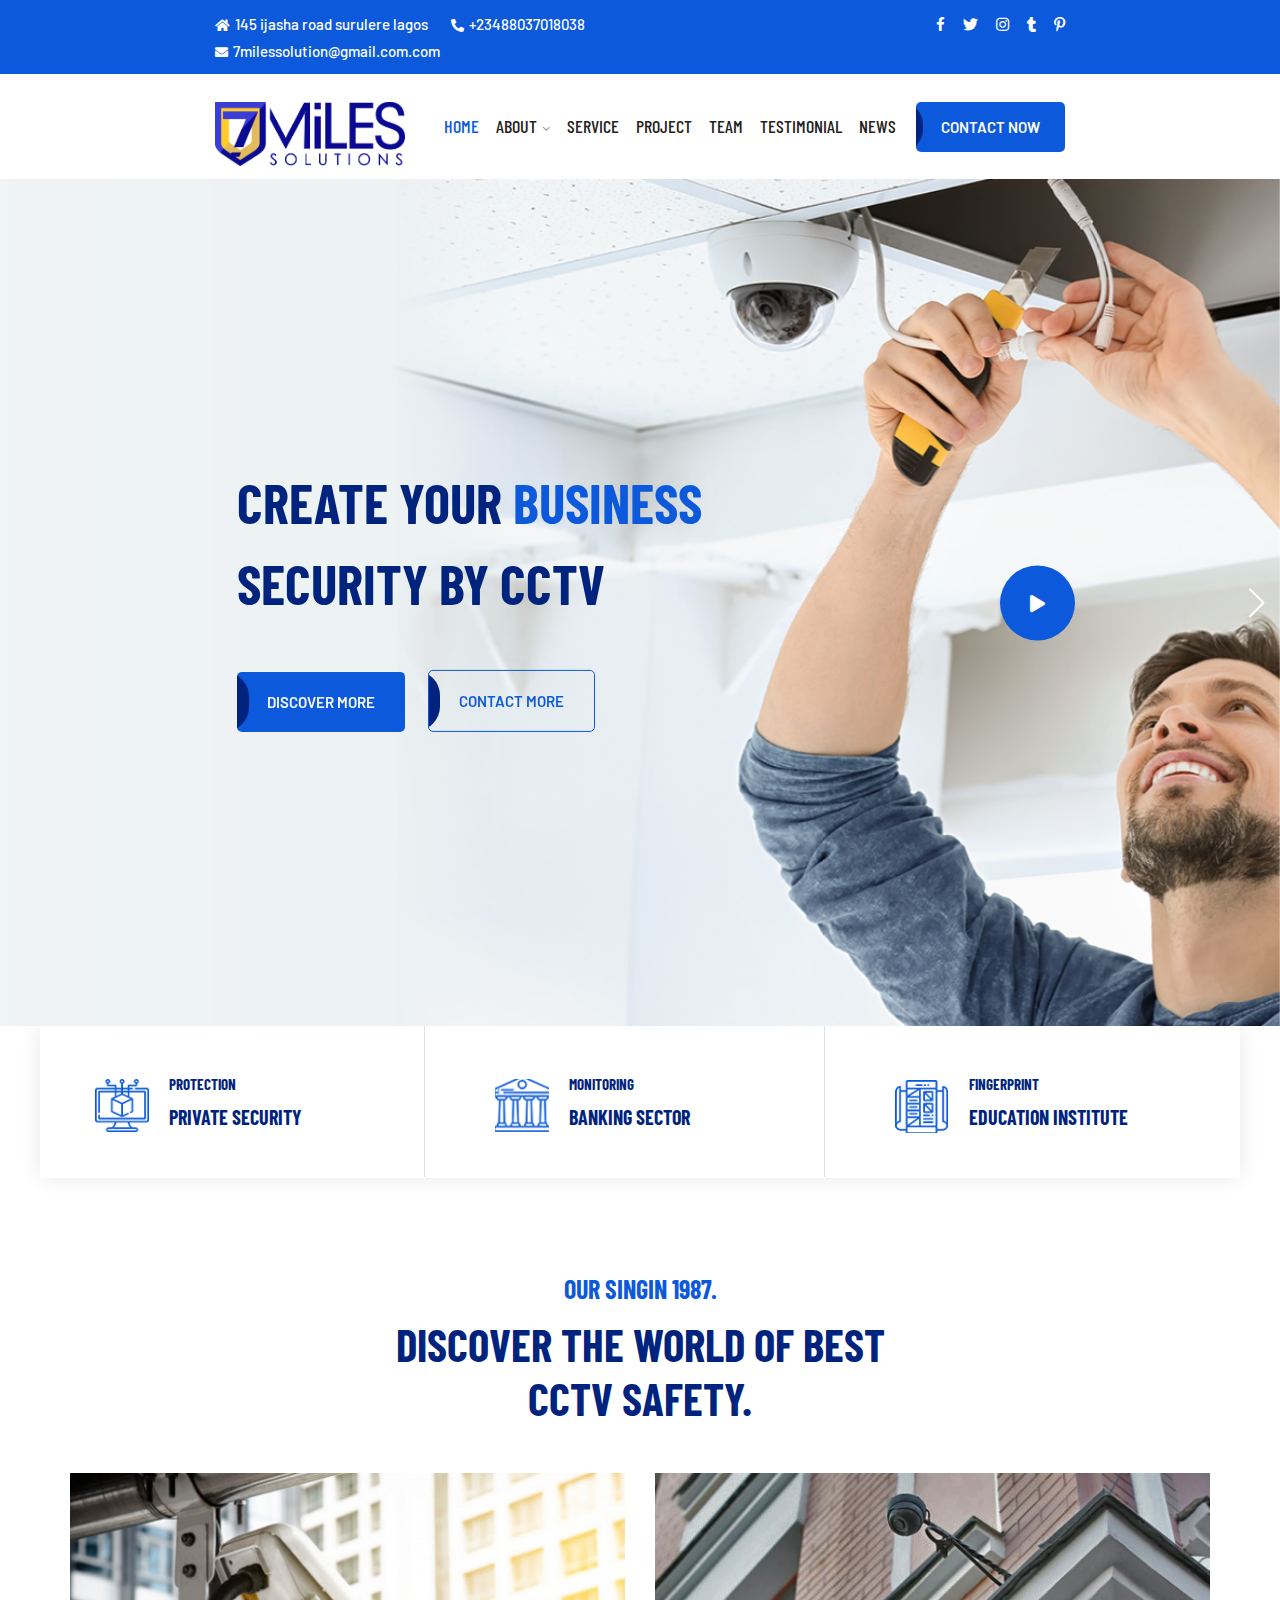
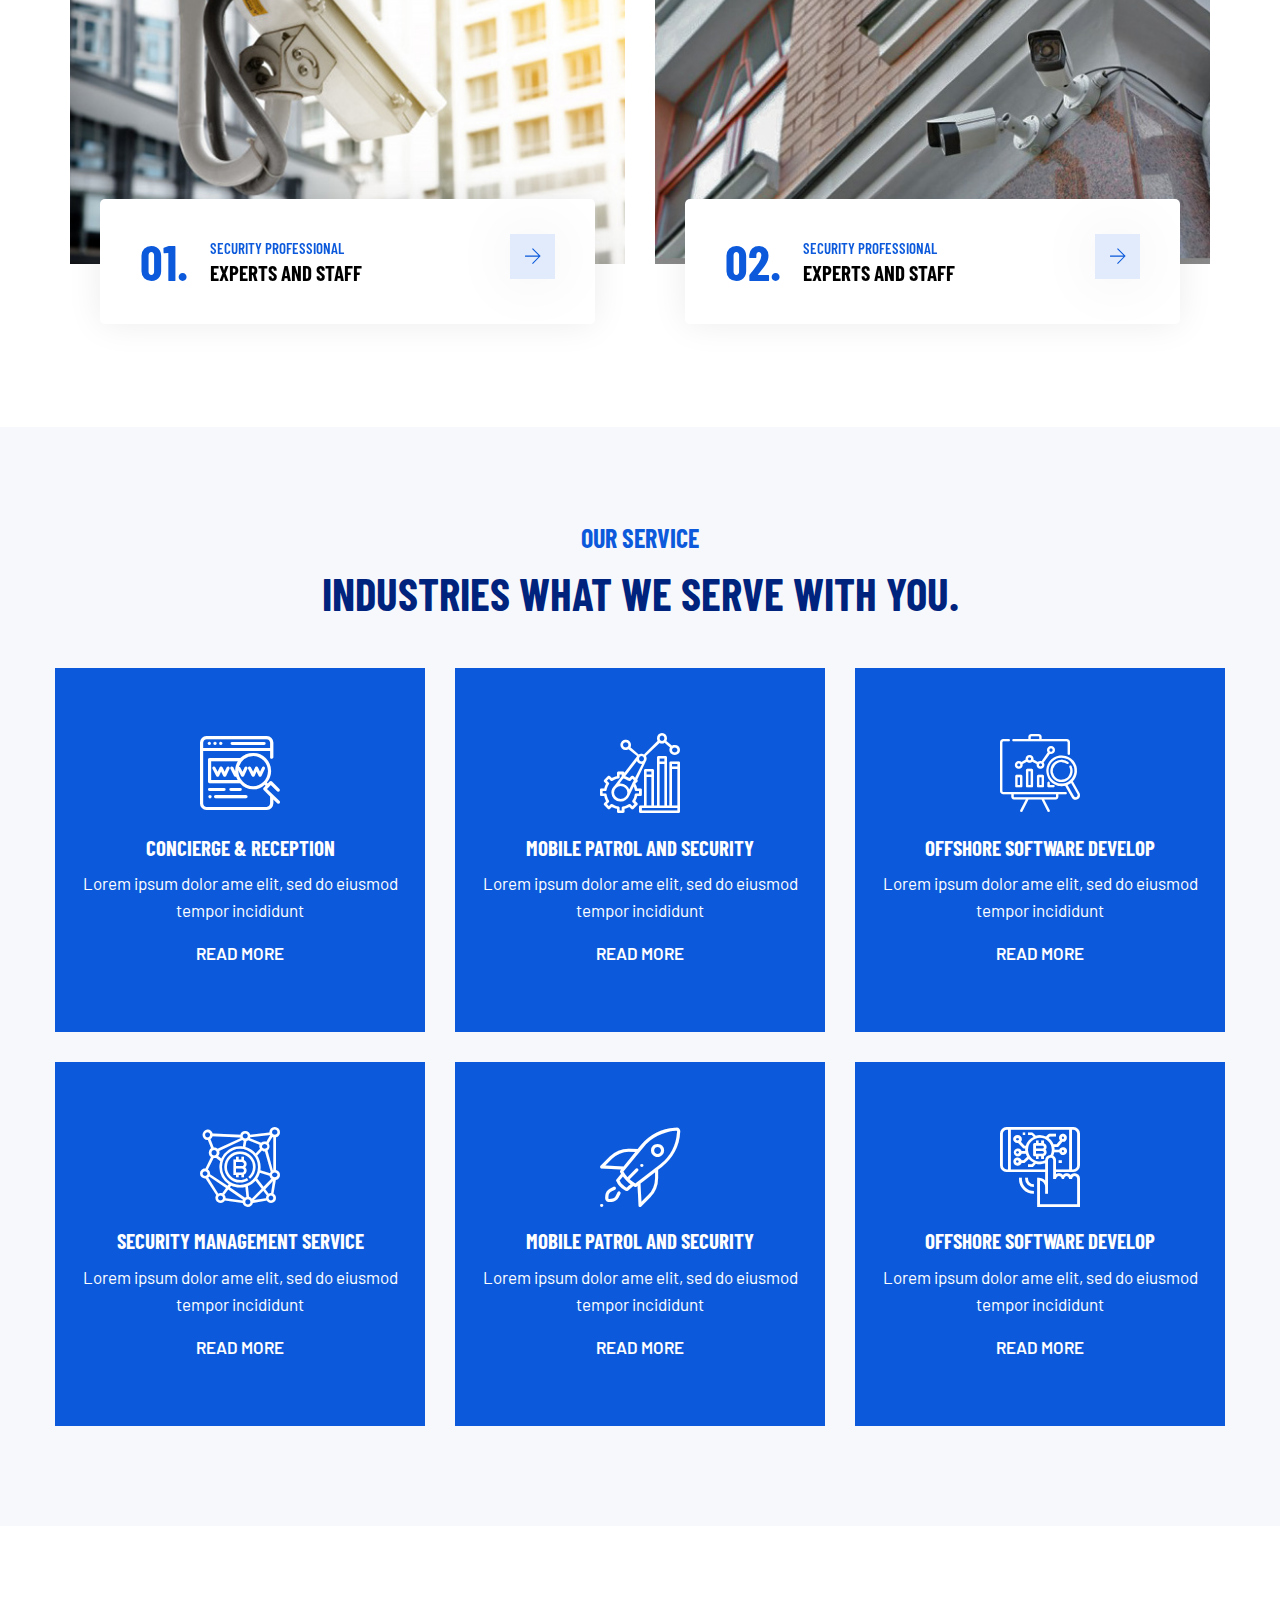
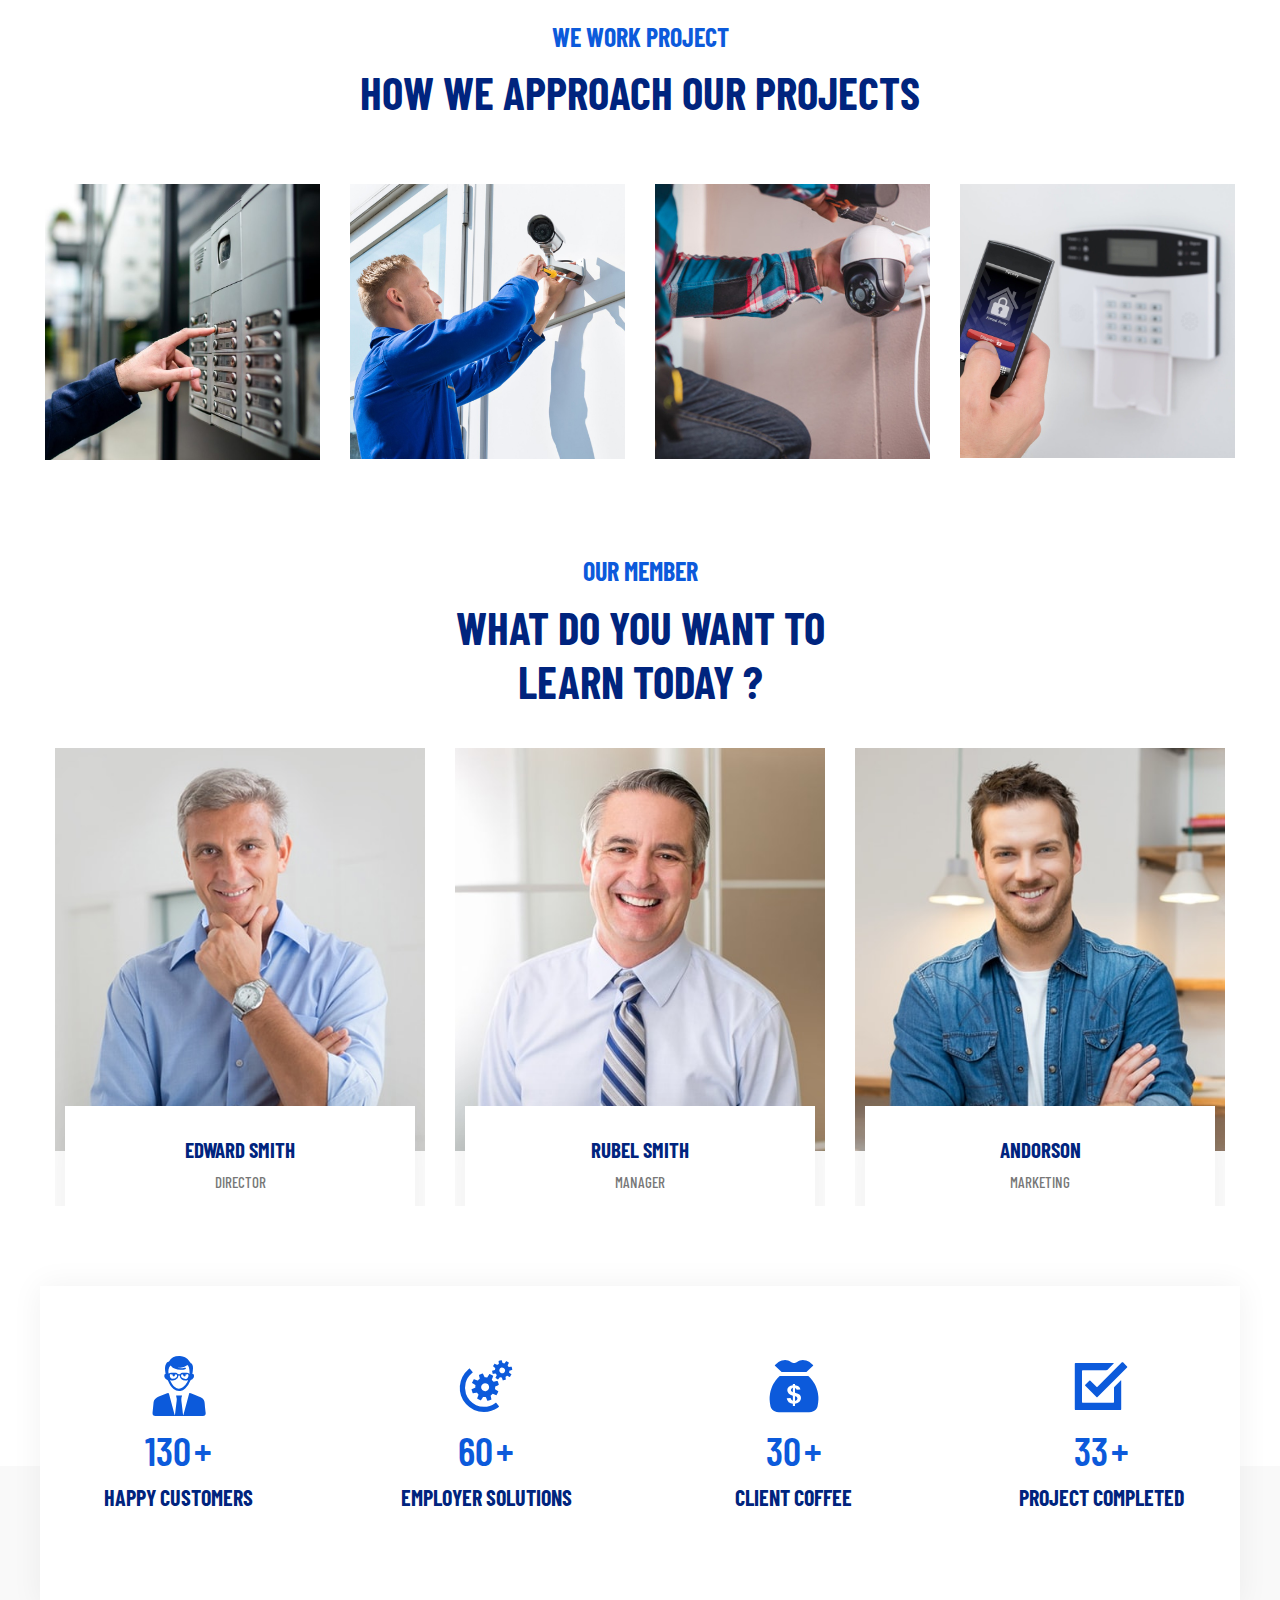
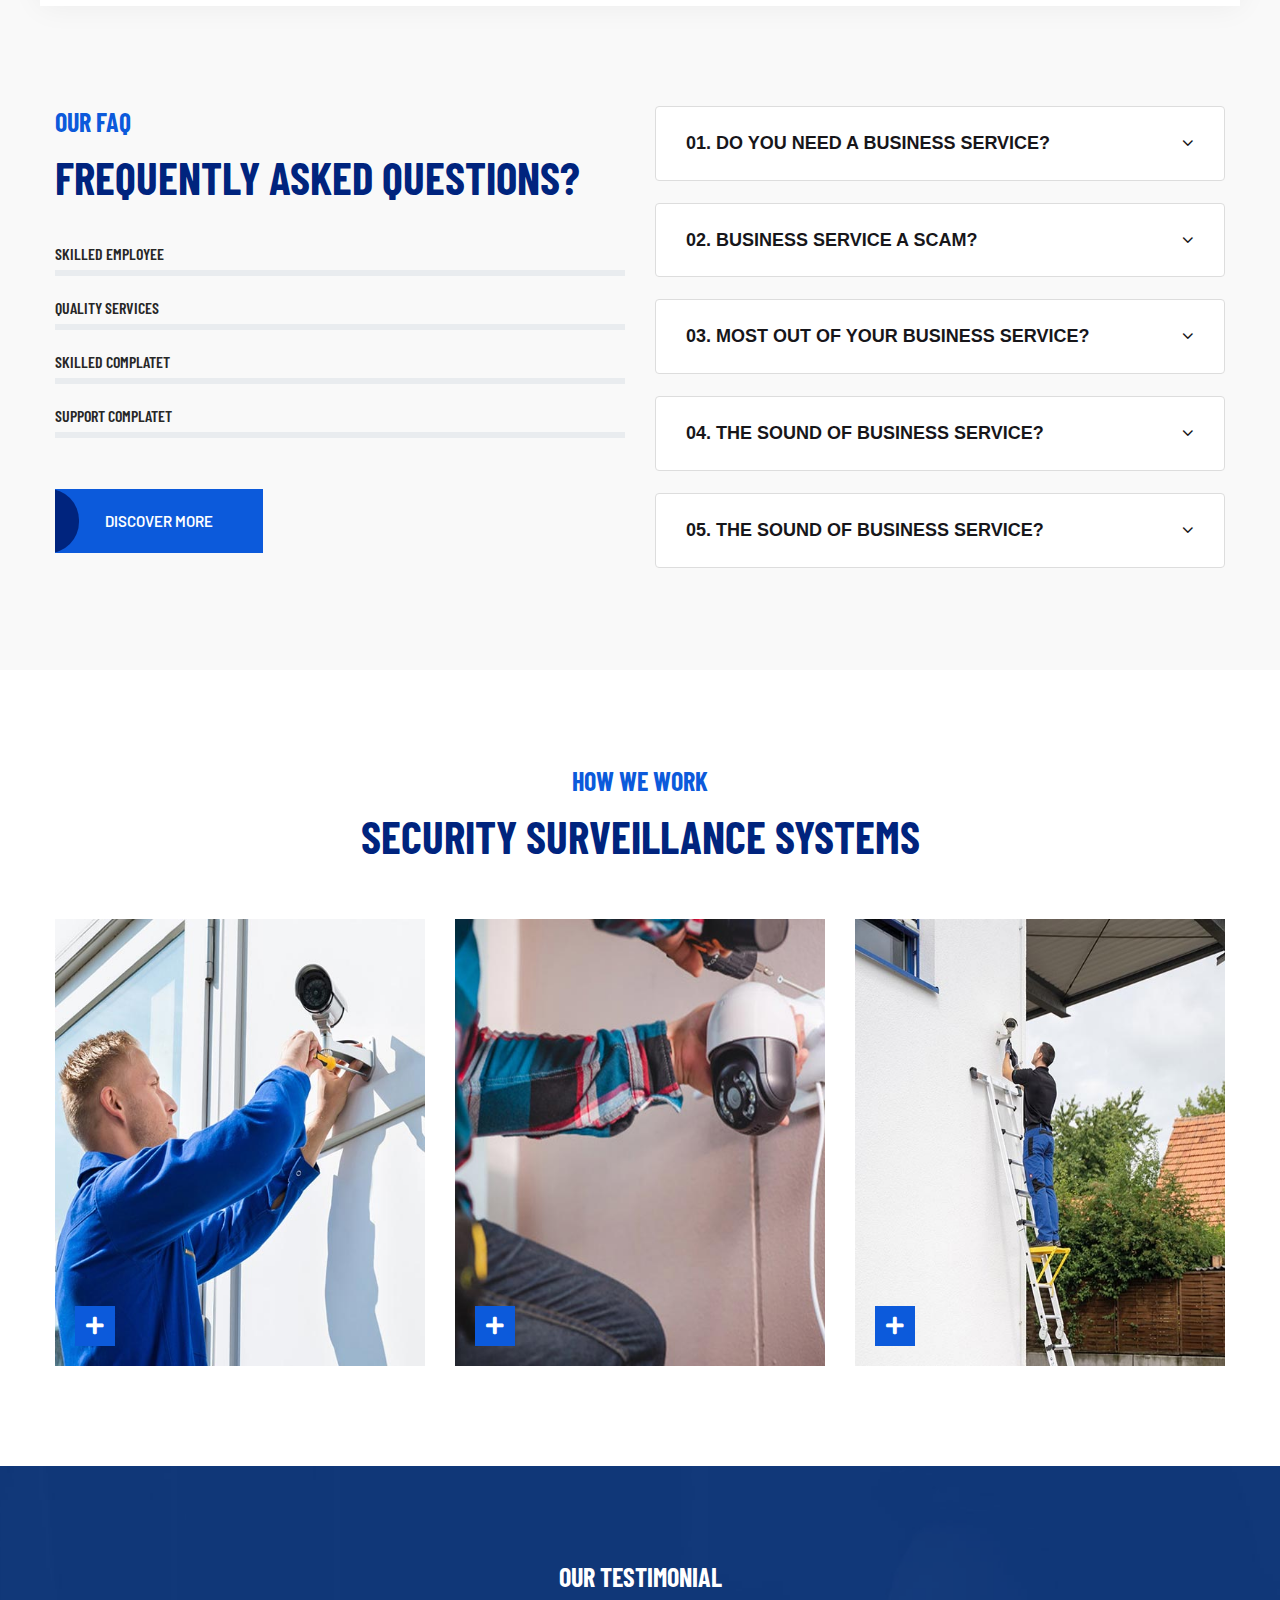
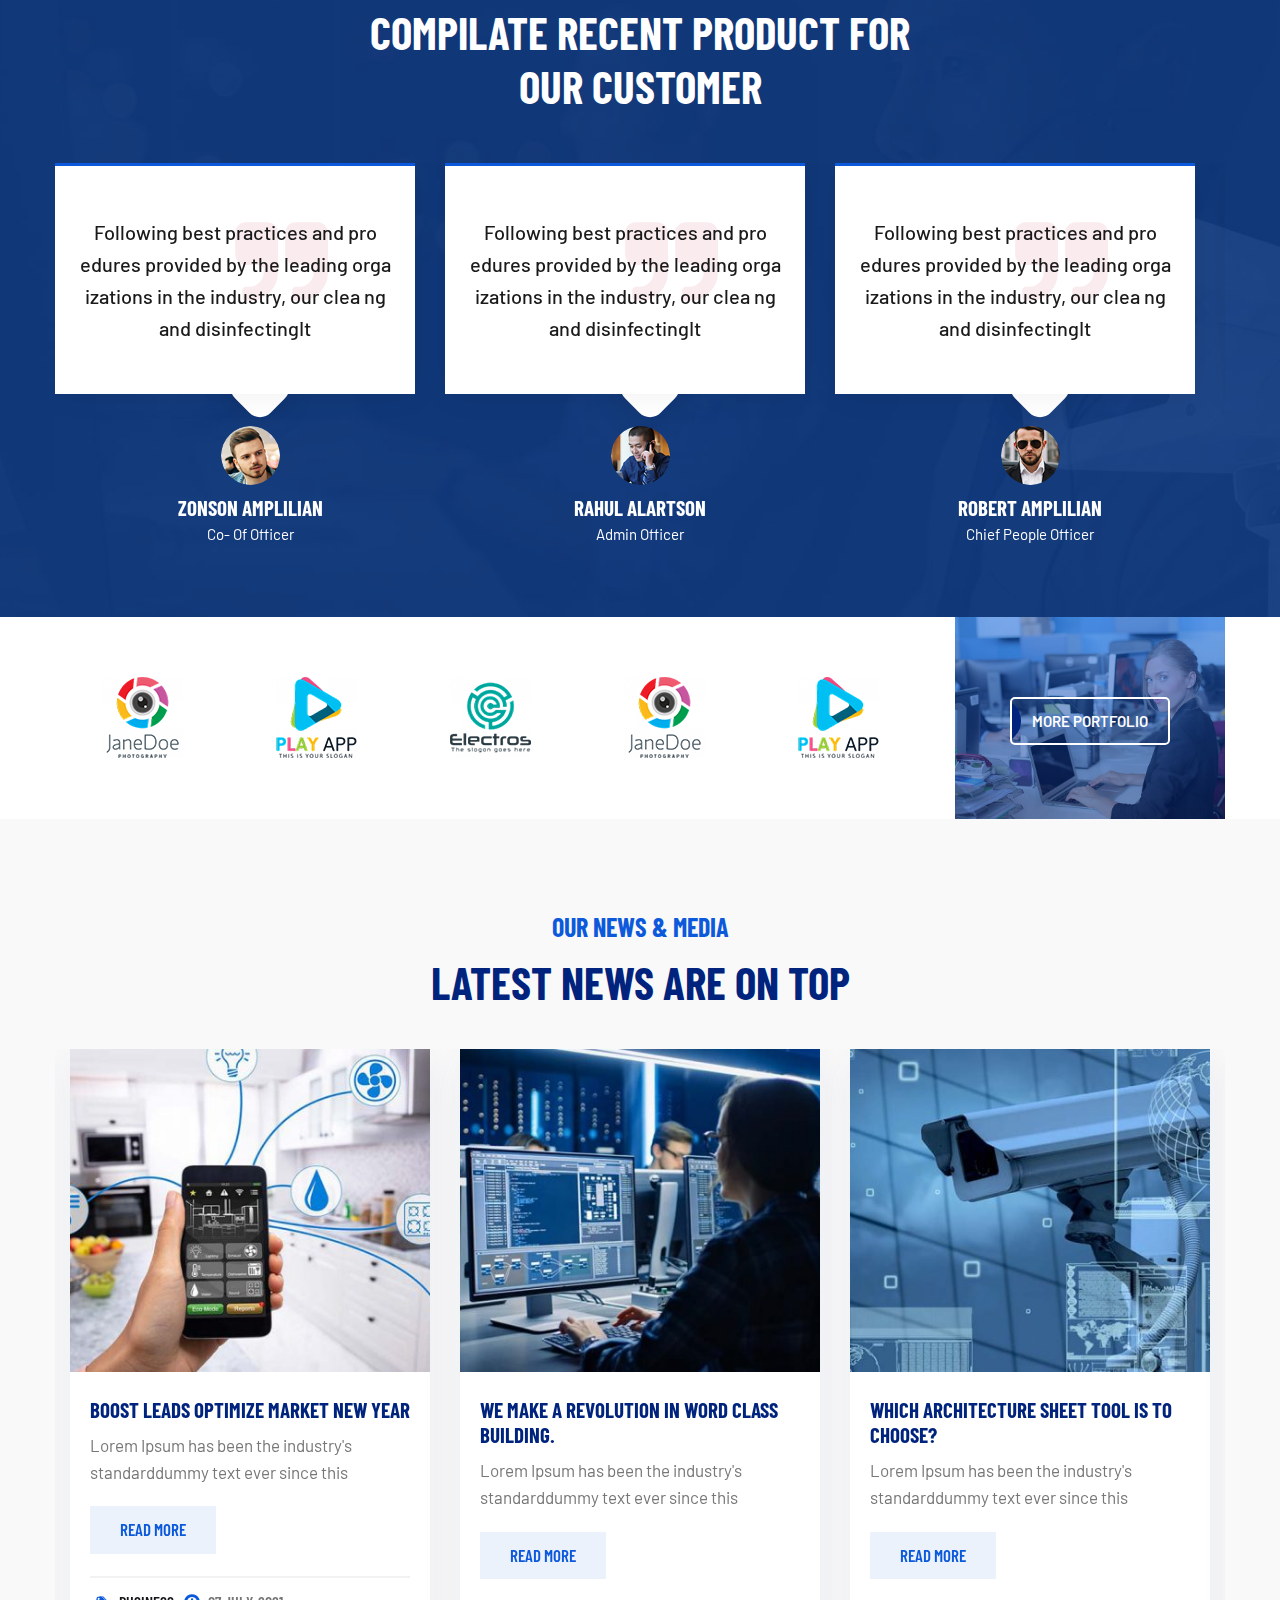
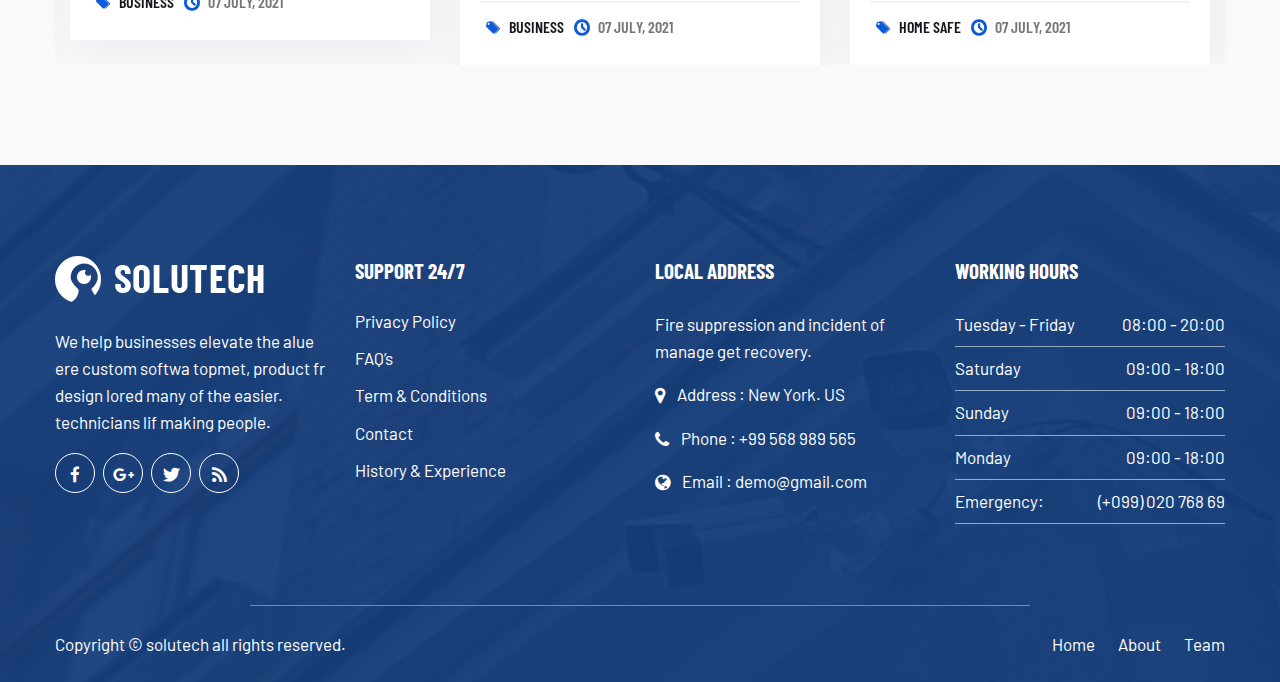
<file: index-2.html>
<!DOCTYPE HTML>
<html lang="en-US">
    <head>
		<meta charset="UTF-8">
		<meta http-equiv="x-ua-compatible" content="ie=edge">
		<title>7milessolution- CCTV & Security Solution</title>
		<meta name="description" content="">
		<meta name="viewport" content="width=device-width, initial-scale=1">
		<!-- Favicon Icon -->
        <link rel="icon"  type="image/png" href="assets/images/7 Miles 1.png">		
        <link rel="stylesheet" type="text/css" href="assets/css/bootstrap.min.css"/>
        <link rel="stylesheet" type="text/css" href="venobox/venobox.css"/>
        <link rel="stylesheet" type="text/css" href="assets/css/plugin_theme_css.css"/>
        <link rel="stylesheet" type="text/css" href="assets/css/style.css"/>        
		<link rel="stylesheet" type="text/css" href="style.css"/>
		<link rel="stylesheet" type="text/css" href="assets/css/responsive.css"/>
		<!-- modernizr js -->	
        <script src="assets/js/vendor/modernizr-2.8.3.min.js"></script>		
		
    </head>
<body>
<div class="em40_header_area_main">
 	<!-- HEADER TOP AREA -->
	<div class="solutech-header-top">
		<div class="container">
			<div class="row">
				<div class="col-xs-12 col-lg-9 col-xl-9 col-md-9 col-sm-12">
					<div class="top-address text-left">
						<p>
							<span><i class="fas fa-home"></i>145 ijasha road surulere lagos</span>
							<a href="#"><i class="fas fa-phone-alt"></i>+23488037018038</a>
							<a href="#"><i class="fas fa-envelope"></i>7milessolution@gmail.com.com</a>
						</p>
					</div>
				</div>
				<!-- TOP RIGHT -->
				<div class="col-xs-12 col-lg-3 col-xl-3 col-md-3 col-sm-12 ">
					<div class="top-right-menu">
						<ul class="social-icons text-right text_m_center">
							<li><a href="#"><i class="fa fa-facebook-f"></i></a></li>
							<li><a href="#"><i class="fab fa-twitter"></i></a></li>
							<li><a href="#"><i class="fab fa-instagram"></i></a></li>
							<li><a href="#"><i class="fab fa-tumblr"></i></a></li>
							<li><a href="#"><i class="fab fa-pinterest-p"></i></a></li>								
						</ul>
					</div>
				</div>	
			</div>		
		</div>
	</div>
    <!-- END HEADER TOP AREA -->
	<div class="tx_top2_relative">
		<div class="">
		 <div class="tx_relative_m">
			<div class="">  
				<div class="mainmenu_width_tx  ">
					<div class="solutech-main-menu one_page hidden-xs hidden-sm witr_h_h4">
						<div class="solutech_nav_area scroll_fixed postfix">
							<div class="container">
								<div class="row logo-left">				
									<!-- LOGO -->
									<div class="col-md-3 col-sm-3 col-xs-4">
										<div class="logo">
											<a class="main_sticky_main_l" href="index.html" title="solutech">
												<img src="assets/images/7 Miles 2.png" alt="7milessolution">
											</a>
											<a class="main_sticky_l" href="index.html" title="solutech">
												<img src="assets/images/7 Miles 2.png" alt="7milessolution">
											</a>
										</div>	  
									</div>
										<div class="col-md-9 col-sm-9 col-xs-8">
											<nav class="solutech_menu">					
												<ul class="sub-menu nav_scroll">
													<li class="current">
														<a href="index.html">Home</a>
														<ul class="sub-menu">
															<li><a href="index.html">Explore</a></li>
															<li><a href="index-2.html">Bird eye</a></li>
															<li><a href="index-3.html">Remote view</a></li>
														</ul>
													</li>
													<li class="menu-item-has-children">
														<a href="index.html">About</a>
														<ul class="sub-menu">
															<li><a href="#about">About</a></li>
															<li><a href="#faq">Faq</a></li>
															<li><a href="#work">Work</a></li>
														</ul>
													</li>
													<li><a href="#service">Service</a></li>
													<li><a href="#project">Project</a></li>
													<li><a href="#team">Team</a></li>
													<li><a href="#testimonial">Testimonial</a></li>
													<li><a href="#blog">News</a></li>
												</ul>
												<div class="donate-btn-header">
													<a class="dtbtn" href="#">Contact Now</a>	
												</div>
											</nav>
										</div>	
									</div>
								</div>
							</div>
						</div>
					</div>
				</div> 			
			</div>
		</div> 
	</div> 
</div> 





<!-- MOBILE MENU Logo AREA -->
<div class="mobile_logo_area hidden-md hidden-lg">
	<div class="container">
		<div class="row">
			<div class="col-sm-12">
				<div class="mobile_menu_logo text-center">
					<a href="index.html" title="solutech">
						<img src="assets/images/7 Miles 2.png" alt="solutech">
					</a>		
				</div>
			</div>
		</div>
	</div>
</div>

<!-- MOBILE MENU AREA -->
<div class="home-2 mbm hidden-md hidden-lg  header_area main-menu-area">
	<div class="menu_area mobile-menu">
		<nav class="solutech_menu">						
			<ul class="sub-menu">
				<li class="menu-item-has-children">
					<a href="#">Home</a>
					<ul class="sub-menu">
						<li><a href="index.html">Explore</a></li>
						<li><a href="index-2.html">Bird eye</a></li>
						<li><a href="index-3.html">Remote view</a></li>
					</ul>
				</li>
				<li><a href="about.html">About</a></li>
				<li class="menu-item-has-children">
					<a href="#">Service</a>
					<ul class="sub-menu">
						<li><a href="home-security.html">Security Solution</a></li>
						<li><a href="software-development.html">Software Developmt & Analysis</a></li>
						<li><a href="installation.html">Installation Service</a></li>
						<li><a href="service-details.html">Online & Onsite Training</a></li>
					</ul>
				</li>
				<li class="menu-item-has-children">
					<a href="#">Pages</a>
					<ul class="sub-menu">
						<li><a href="pricing-plan.html">Pricing Plan</a></li>
						<li><a href="why-choose-us.html">Why Choose Us</a></li>	
						<li><a href="faq.html">FAQ’S</a></li>
						<li class="menu-item-has-children">
							<a href="#">Portfolio</a>
							<ul class="sub-menu">
								<li><a href="portfolio-2column.html">Portfolio 2Column</a></li>
								<li><a href="portfolio-3column.html">Portfolio 3Column</a></li>
								<li><a href="portfolio-4column.html">Portfolio 4Column</a></li>
							</ul>
						</li>
						<li><a href="team.html">Team</a></li>
						<li><a href="testimonial.html">Testimonial</a></li>
					</ul>
				</li>
				<li class="menu-item-has-children">
					<a href="#">News</a>
					<ul class="sub-menu">
						<li><a href="blog.html">Blog Grid</a></li>
						<li><a href="blog-left-sidebar.html">Blog Left Sidebar</a></li>
						<li><a href="blog-right-sidebar.html">Blog Right Sidebar</a></li>
					</ul>
				</li>
				<li><a href="contact.html">Contact Us</a></li>
			</ul>
		</nav>	
	</div>					
</div>
<!-- END MOBILE MENU AREA  -->


			
<div class="witr_swiper_area">
	<div class="swiper-container witr_active_id5">
		<div class="swiper-wrapper">
			<div class="swiper-slide witr_swiper_height" style="background-image: url(assets/images/slider-3.png);">
				<div class="witr_sw_text_area text-left">
					<div class="witr_swiper_content">
						<h2>Create Your<span> Business</span></h2>
						<h3> Security By CCTV</h3>
						<!-- btn gradient style -->
						<div class="slider_btn">
							<div class="witr_btn_style">
								<div class="witr_btn_sinner">
									<a class="witr_btn" href="#">DISCOVER MORE</a>
									<a class="witr_btn active recpwit" href="#">CONTACT MORE</a>
								</div>
							</div>
						</div>
					</div>
					<div class="slider_vd_icon">
						<div class="slider_vd_icon_inner">
							<a class="tx_svd_icon recpwit video-popup video-vemo-icon venobox vbox-item" data-vbtype="youtube" data-autoplay="true" href="https://youtu.be/BS4TUd7FJSg"><i class="fas fa-play"></i></a>
						</div>
					</div>
				</div>
			</div>
			<div class="swiper-slide witr_swiper_height" style="background-image: url(assets/images/slider-3.png);">
				<div class="witr_sw_text_area text-left">
					<div class="witr_swiper_content">
						<h2>High Quality  For</h2>
						<h3>Your  <span> Business</span></h3>
						<!-- btn gradient style -->
						<div class="slider_btn">
							<div class="witr_btn_style">
								<div class="witr_btn_sinner">
									<a class="witr_btn" href="#">DISCOVER MORE</a>
									<a class="witr_btn active recpwit" href="#">CONTACT MORE</a>
								</div>
							</div>
						</div>
					</div>
					<div class="slider_vd_icon">
						<div class="slider_vd_icon_inner">
							<a class="tx_svd_icon recpwit video-popup video-vemo-icon venobox vbox-item" data-vbtype="youtube" data-autoplay="true" href="https://youtu.be/BS4TUd7FJSg"><i class="fas fa-play"></i></a>
						</div>
					</div>
				</div>
			</div>
		</div>
		<!-- Add Pagination -->
		<div class="swiper-scrollbar"></div>
		<div class="swiper-button-next"></div>
		<div class="swiper-button-prev"></div>					
	</div>
</div>		



<!-- solutech_features_area -->
<div class="solutech_features_area">
	<div class="container">	
		<div class="row features_bg">
			<!-- solutech_features_01 -->
			<div class="col-lg-4 col-md-6 col-sm-12 pdlf">	
				<div class="em-service2 sleft all_color_service">
					<div class="em_service_content ">
						<div class="em_single_service_text width_height_link_0 ">
							<div class="service_top_image"></div>
							<div class="text_box witr_s_flex">
								<div class="service_top_text all_icon_color">
									<div class="em-service-icon">
										<img src="assets/images/feature1.png" alt="">
									</div>			
								</div>
								<div class="em-service-inner">
									<div class="em-service-title">
										<h3><a href="#">PROTECTION</a></h3>
									</div>						
									<div class="em-service-desc">
										<p>Private Security </p>		
									</div>
								</div>
							</div>
						</div>
					</div>
				</div>
			</div>
			<!-- solutech_features_02 -->
			<div class="col-lg-4 col-md-6 col-sm-12 pdlf">	
				<div class="em-service2 sleft all_color_service">
					<div class="em_service_content ">
						<div class="em_single_service_text width_height_link_0 ">
							<div class="service_top_image"></div>
							<div class="text_box witr_s_flex">
								<div class="service_top_text all_icon_color">
									<div class="em-service-icon">
										<img src="assets/images/feature2.png" alt="">
									</div>			
								</div>
								<div class="em-service-inner">
									<div class="em-service-title">
										<h3><a href="#">MONITORING</a></h3>
									</div>						
									<div class="em-service-desc">
										<p>Banking Sector </p>		
									</div>
								</div>
							</div>
						</div>
					</div>
				</div>
			</div>
			<!-- solutech_features_03 -->
			<div class="col-lg-4 col-md-6 col-sm-12 pdlf">	
				<div class="em-service2 sleft all_color_service border_lf">
					<div class="em_service_content ">
						<div class="em_single_service_text width_height_link_0 ">
							<div class="service_top_image"></div>
							<div class="text_box witr_s_flex">
								<div class="service_top_text all_icon_color">
									<div class="em-service-icon">
										<img src="assets/images/feature3.png" alt="">
									</div>			
								</div>
								<div class="em-service-inner">
									<div class="em-service-title">
										<h3><a href="#">Fingerprint</a></h3>
									</div>						
									<div class="em-service-desc">
										<p>Education Institute </p>		
									</div>
								</div>
							</div>
						</div>
					</div>
				</div>
			</div>
		</div>
	</div>
</div>


<!-- solutech_about_area -->
<div class="solutech_about_area" id="about">
	<div class="container">	
		<div class="row">
			<div class="col-lg-12">
				<div class="witr_section_title">
					<div class="witr_section_title_inner text-center">
						<h2>Our Singin 1987.</h2>		
						<h3>DISCOVER THE WORLD OF BEST</h3>		
						<h1>CCTV Safety.</h1>		
					</div>
				</div>
			</div>
		</div>
		<div class="witr_pslide3 all_pslides_color ps1 ps3 service_active">
			<div class="witr_cslide3_idany service_top">
				<!-- solutech_serivce_01 -->
				<div class="item_pos col-lg-12">	
					<div class="witr_single_pslide">	
						<div class="witr_pslide_image">
							<img src="assets/images/service-img-1.jpg" alt="">
						</div>			
						<div class="witr_content_pslide_text">
							<div class="witr_number_pslide">
								<h4>01.</h4>
							</div>
							<div class="witr_content_pslide">
								<p>SECURITY PROFESSIONAL </p>		
								<h3><a href="#">Experts and Staff</a></h3>
							</div>
							<div class="witr_pslide_custom">	
								<a href="#"><span class="ti-arrow-right"></span></a>
							</div>
						</div>	
					</div> 
				</div>
				<!-- solutech_serivce_02 -->
				<div class="item_pos col-lg-12">	
					<div class="witr_single_pslide">	
						<div class="witr_pslide_image">
							<img src="assets/images/service-img-2.jpg" alt="">
						</div>			
						<div class="witr_content_pslide_text">
							<div class="witr_number_pslide">
								<h4>02.</h4>
							</div>
							<div class="witr_content_pslide">
								<p>SECURITY PROFESSIONAL </p>		
								<h3><a href="#">Experts and Staff</a></h3>
							</div>
							<div class="witr_pslide_custom">	
								<a href="#"><span class="ti-arrow-right"></span></a>
							</div>
						</div>	
					</div> 
				</div>
			</div>
		</div>
	</div>
</div>
			
<!-- solutech_serivce_bg_area -->
<div class="solutech_serivce_area serivce_bg" id="service">
	<div class="container">	
		<div class="row">
			<div class="col-lg-12">
				<div class="witr_section_title">
					<div class="witr_section_title_inner text-center">
						<h2>Our Service</h2>		
						<h3>Industries What We Serve With You.</h3>		
					</div>
				</div>
			</div>							
		</div>
		<div class="row service_top">
			<!-- solutech_serivce_bg_01 -->
			<div class="col-lg-4 col-md-6 col-sm-12">
				<div class="all_feature_color single_feature2 text-center">            
					<div class="witr_feature2">					
						<div class="witr_fea2_icon_top">
							<i class="aprova aprova-website-1"></i>					
						</div>
						<h3><a href="#">Concierge & Reception </a></h3>
						<p>Lorem ipsum dolor ame elit, sed do eiusmod tempor incididunt  </p>		
						<div class="witr_feature_btn2">
							<a class="witr_btn_all_color" href="#">Read More</a>
						</div>
						<div class="witr_feature2_icon">						
							<i class="aprova aprova-website-1"></i>	
						</div>					
					</div> 	   
				</div>
			</div>
			<!-- solutech_serivce_bg_02 -->
			<div class="col-lg-4 col-md-6 col-sm-12">
				<div class="all_feature_color single_feature2 text-center">            
					<div class="witr_feature2">					
						<div class="witr_fea2_icon_top">
							<i class="aprova aprova-landing"></i>				
						</div>
						<h3><a href="#">Mobile Patrol And  Security</a></h3>
						<p>Lorem ipsum dolor ame elit, sed do eiusmod tempor incididunt  </p>		
						<div class="witr_feature_btn2">
							<a class="witr_btn_all_color" href="#">Read More</a>
						</div>
						<div class="witr_feature2_icon">						
							<i class="aprova aprova-landing"></i>
						</div>					
					</div> 	   
				</div>
			</div>
			<!-- solutech_serivce_bg_03 -->
			<div class="col-lg-4 col-md-6 col-sm-12">
				<div class="all_feature_color single_feature2 text-center">            
					<div class="witr_feature2">					
						<div class="witr_fea2_icon_top">
							<i class="aprova aprova-analysis"></i>			
						</div>
						<h3><a href="#">Offshore Software Develop </a></h3>
						<p>Lorem ipsum dolor ame elit, sed do eiusmod tempor incididunt  </p>		
						<div class="witr_feature_btn2">
							<a class="witr_btn_all_color" href="#">Read More</a>
						</div>
						<div class="witr_feature2_icon">						
							<i class="aprova aprova-analysis"></i>
						</div>					
					</div> 	   
				</div>
			</div>
			<!-- solutech_serivce_bg_04 -->
			<div class="col-lg-4 col-md-6 col-sm-12">
				<div class="all_feature_color single_feature2 text-center">            
					<div class="witr_feature2">					
						<div class="witr_fea2_icon_top">
							<i class="aprova aprova-bitcoin-1"></i>			
						</div>
						<h3><a href="#">Security Management Service</a></h3>
						<p>Lorem ipsum dolor ame elit, sed do eiusmod tempor incididunt  </p>		
						<div class="witr_feature_btn2">
							<a class="witr_btn_all_color" href="#">Read More</a>
						</div>
						<div class="witr_feature2_icon">						
							<i class="aprova aprova-bitcoin-1"></i>
						</div>					
					</div> 	   
				</div>
			</div>
			<!-- solutech_serivce_bg_05 -->
			<div class="col-lg-4 col-md-6 col-sm-12">
				<div class="all_feature_color single_feature2 text-center">            
					<div class="witr_feature2">					
						<div class="witr_fea2_icon_top">
							<i class="aprova aprova-startup"></i>				
						</div>
						<h3><a href="#">Mobile Patrol And Security</a></h3>
						<p>Lorem ipsum dolor ame elit, sed do eiusmod tempor incididunt  </p>		
						<div class="witr_feature_btn2">
							<a class="witr_btn_all_color" href="#">Read More</a>
						</div>
						<div class="witr_feature2_icon">						
							<i class="aprova aprova-startup"></i>
						</div>					
					</div> 	   
				</div>
			</div>
			<!-- solutech_serivce_bg_06 -->
			<div class="col-lg-4 col-md-6 col-sm-12">
				<div class="all_feature_color single_feature2 text-center">            
					<div class="witr_feature2">					
						<div class="witr_fea2_icon_top">
							<i class="aprova aprova-bitcoin-6"></i>					
						</div>
						<h3><a href="#">Offshore Software Develop</a></h3>
						<p>Lorem ipsum dolor ame elit, sed do eiusmod tempor incididunt  </p>		
						<div class="witr_feature_btn2">
							<a class="witr_btn_all_color" href="#">Read More</a>
						</div>
						<div class="witr_feature2_icon">						
							<i class="aprova aprova-bitcoin-6"></i>
						</div>					
					</div> 	   
				</div>
			</div>
		</div>
	</div>
</div>

<!-- solutech_project_area -->
<div class="solutech_project_area" id="project">
	<div class="containers">	
		<div class="row">
			<div class="col-lg-12">
				<div class="witr_section_title">
					<div class="witr_section_title_inner text-center">
						<h2> We Work Project</h2>		
						<h3>How We Approach Our Projects</h3>		
					</div>
				</div>
			</div>
		</div>
		<div class="witr_pslide all_pslides_color ps1 service_active">
			<div class="witr_islidess_slick witr_cslide_idany project_top">
				<!-- solutech_project_01 -->
				<div class="item_pos col-lg-12">	
					<div class="witr_single_pslide">	
						<div class="witr_pslide_image">
							<img src="assets/images/project-thumb-02.jpg" alt="">
						</div>
						<div class="witr_pslide_custom">	
							<a href="#"><span class="ti-arrow-right"></span></a>
						</div>
						<div class="witr_content_pslide_text">
							<div class="witr_content_pslide">
								<h3><a href="#">Fingerprint Door </a></h3>
								<p>Access </p>		
							</div>
						</div>	
					</div> 
				</div>
				<!-- solutech_project_02 -->
				<div class="item_pos col-lg-12">	
					<div class="witr_single_pslide">	
						<div class="witr_pslide_image">
							<img src="assets/images/project-thumb-03.jpg" alt="">
						</div>
						<div class="witr_pslide_custom">	
							<a href="#"><span class="ti-arrow-right"></span></a>
						</div>
						<div class="witr_content_pslide_text">
							<div class="witr_content_pslide">
								<h3><a href="#">Antenna Tagging</a></h3>
								<p>Alarm & Lock  </p>		
							</div>
						</div>	
					</div> 
				</div>
				<!-- solutech_project_03 -->
				<div class="item_pos col-lg-12">	
					<div class="witr_single_pslide">	
						<div class="witr_pslide_image">
							<img src="assets/images/project-thumb-04.jpg" alt="">
						</div>
						<div class="witr_pslide_custom">	
							<a href="#"><span class="ti-arrow-right"></span></a>
						</div>
						<div class="witr_content_pslide_text">
							<div class="witr_content_pslide">
								<h3><a href="#">Home Automation </a></h3>
								<p>System  </p>		
							</div>
						</div>	
					</div> 
				</div>
				<!-- solutech_project_04 -->
				<div class="item_pos col-lg-12">	
					<div class="witr_single_pslide">	
						<div class="witr_pslide_image">
							<img src="assets/images/project-thumb-01.jpg" alt="">
						</div>
						<div class="witr_pslide_custom">	
							<a href="#"><span class="ti-arrow-right"></span></a>
						</div>
						<div class="witr_content_pslide_text">
							<div class="witr_content_pslide">
								<h3><a href="#">Fingerprint Door </a></h3>
								<p>Access </p>		
							</div>
						</div>	
					</div> 
				</div>
				<!-- solutech_project_05 -->
				<div class="item_pos col-lg-12">	
					<div class="witr_single_pslide">	
						<div class="witr_pslide_image">
							<img src="assets/images/project-thumb-05.jpg" alt="">
						</div>
						<div class="witr_pslide_custom">	
							<a href="#"><span class="ti-arrow-right"></span></a>
						</div>
						<div class="witr_content_pslide_text">
							<div class="witr_content_pslide">
								<h3><a href="#">Fingerprint Door Lock</a></h3>
								<p>Alarm & Lock  </p>		
							</div>
						</div>	
					</div> 
				</div>
			</div>
		</div>
	</div>
</div>


<!-- solutech_team_area -->
<div class="solutech_team_area" id="team">
	<div class="container">	
		<div class="row">
			<div class="col-lg-12">
				<div class="witr_section_title">
					<div class="witr_section_title_inner text-center">
						<h2>OUR MEMBER</h2>		
						<h3>WHAT DO YOU WANT TO</h3>		
						<h1>LEARN TODAY ?</h1>		
					</div>
				</div>
			</div>
		</div>
		<div class="row team_top">
			<!-- solutech_team_01 -->
			<div class="col-lg-4 col-md-6 col-sm-12">
				<div class="em-team all_color_team ">
					<div class="em-team-one">	
						<div class="em-team-content-image-inner">	
							<div class="em-team-content-image">
								<img src="assets/images/team-01.jpg" alt="">
							</div>	
						</div>
						<div class="em-team-content-waraper all_content_bg_color">
							<div class="em-team-content-title-inner">
								<div class="em-content-title">
									<h5><a href="#">EDWARD SMITH </a></h5>
								</div>
							</div>
							<div class="em-team-content-subtitle-inner">
								<div class="em-content-subtitle">
									<span>DIRECTOR</span>
								</div>
							</div>
							<div class="em-team-content-socials-inner">
								<div class="em-team-content-socials all_team_s_color">			
									<a href="#"><i class="fa fa-facebook-f"></i></a>		
									<a href="#"><i class="fab fa-twitter"></i></a>		
									<a href="#"><i class="fab fa-tumblr"></i></a>		
									<a href="#"><i class="fab fa-vimeo-v"></i></a>		
								</div>
							</div>							
						</div>
					</div>
				</div>
			</div>
			<!-- solutech_team_02 -->
			<div class="col-lg-4 col-md-6 col-sm-12">
				<div class="em-team all_color_team ">
					<div class="em-team-one">	
						<div class="em-team-content-image-inner">	
							<div class="em-team-content-image">
								<img src="assets/images/team-02.jpg" alt="">
							</div>	
						</div>
						<div class="em-team-content-waraper all_content_bg_color">
							<div class="em-team-content-title-inner">
								<div class="em-content-title">
									<h5><a href="#">RUBEL SMITH</a></h5>
								</div>
							</div>
							<div class="em-team-content-subtitle-inner">
								<div class="em-content-subtitle">
									<span>MANAGER</span>
								</div>
							</div>
							<div class="em-team-content-socials-inner">
								<div class="em-team-content-socials all_team_s_color">			
									<a href="#"><i class="fa fa-facebook-f"></i></a>		
									<a href="#"><i class="fab fa-twitter"></i></a>		
									<a href="#"><i class="fab fa-tumblr"></i></a>		
									<a href="#"><i class="fab fa-vimeo-v"></i></a>		
								</div>
							</div>							
						</div>
					</div>
				</div>
			</div>
			<!-- solutech_team_03 -->
			<div class="col-lg-4 col-md-6 col-sm-12">
				<div class="em-team all_color_team ">
					<div class="em-team-one">	
						<div class="em-team-content-image-inner">	
							<div class="em-team-content-image">
								<img src="assets/images/team-03.jpg" alt="">
							</div>	
						</div>
						<div class="em-team-content-waraper all_content_bg_color">
							<div class="em-team-content-title-inner">
								<div class="em-content-title">
									<h5><a href="#">ANDORSON</a></h5>
								</div>
							</div>
							<div class="em-team-content-subtitle-inner">
								<div class="em-content-subtitle">
									<span>MARKETING</span>
								</div>
							</div>
							<div class="em-team-content-socials-inner">
								<div class="em-team-content-socials all_team_s_color">			
									<a href="#"><i class="fa fa-facebook-f"></i></a>		
									<a href="#"><i class="fab fa-twitter"></i></a>		
									<a href="#"><i class="fab fa-tumblr"></i></a>		
									<a href="#"><i class="fab fa-vimeo-v"></i></a>		
								</div>
							</div>							
						</div>
					</div>
				</div>
			</div>
		</div>
	</div>
</div>


<!-- solutech_counter_area -->
<div class="solutech_counter_area">
	<div class="container counter_bg">	
		<div class="row">
			<!-- desicat_counter_01 -->
			<div class="col-lg-3 col-md-6 col-sm-12">
				<div class="witr_counter_single all_counter_color">
					<div class="witr_custom_icon">
						<i class="icofont-man-in-glasses"></i>
					</div>
					<div class="witr_counter_number_inn">
						<h3 class="counter">130</h3>				
						<span>+</span>
						<h4>Happy Customers </h4>		
					</div> 
				</div>
			</div>
			<!-- desicat_counter_02 -->
			<div class="col-lg-3 col-md-6 col-sm-12">
				<div class="witr_counter_single all_counter_color">
					<div class="witr_custom_icon">
						<i class="icofont-automation"></i>
					</div>	
					<div class="witr_counter_number_inn">
						<h3 class="counter">60</h3>				
						<span>+</span>
						<h4>Employer Solutions</h4>		
					</div> 	
				</div>
			</div>
			<!-- desicat_counter_03 -->
			<div class="col-lg-3 col-md-6 col-sm-12">
				<div class="witr_counter_single all_counter_color">
					<div class="witr_custom_icon">
						<i class="icofont-money"></i>
					</div>	
					<div class="witr_counter_number_inn">
						<h3 class="counter">30</h3>				
						<span>+</span>
						<h4>Client Coffee</h4>		
					</div> 	
				</div>
			</div>
			<!-- desicat_counter_04 -->
			<div class="col-lg-3 col-md-6 col-sm-12">
				<div class="witr_counter_single all_counter_color">
					<div class="witr_custom_icon">
						<i class="icofont-checked"></i>
					</div>	
					<div class="witr_counter_number_inn">
						<h3 class="counter">33</h3>				
						<span>+</span>
						<h4>Project Completed</h4>		
					</div> 	
				</div>
			</div>
		</div>
	</div>
</div>


<!-- single_next_work_area -->
<div class="single_faq_bg_area faq_area" id="faq">
	<div class="container">
		<div class="row">
			<div class="col-lg-6 col-md-10 col-sm-12">
				<div class="witr_section_title">
					<div class="witr_section_title_inner text-left">
						<h2>OUR FAQ</h2>		
						<h3>Frequently Asked Questions?</h3>		
					</div>
				</div>
				<div class="witr_single_progress">
					<div class="witr_title2">
						<span class="witr_label">SKILLED EMPLOYEE </span>	
					</div>		
					<div class="progress witr_progress-style2">
						<div class="progress-bar wow fadeInLeft " data-wow-duration="1.5s" data-wow-delay="0.2s" style="width: 90%;">
							<span class="witr_percent">90%</span>					
						</div>
					</div>				
				</div>
				<div class="witr_single_progress">
					<div class="witr_title2">
						<span class="witr_label">QUALITY SERVICES </span>	
					</div>		
					<div class="progress witr_progress-style2">
						<div class="progress-bar wow fadeInLeft" data-wow-duration="1.5s" data-wow-delay="0.2s" style="width: 60%;">
							<span class="witr_percent">60%</span>					
						</div>
					</div>				
				</div>
				<div class="witr_single_progress">
					<div class="witr_title2">
						<span class="witr_label">SKILLED COMPLATET </span>	
					</div>		
					<div class="progress witr_progress-style2">
						<div class="progress-bar wow fadeInLeft" data-wow-duration="1.5s" data-wow-delay="0.2s" style="width: 85%;">
							<span class="witr_percent">85%</span>					
						</div>
					</div>				
				</div>
				<div class="witr_single_progress">
					<div class="witr_title2">
						<span class="witr_label">SUPPORT COMPLATET </span>	
					</div>		
					<div class="progress witr_progress-style2">
						<div class="progress-bar wow fadeInLeft " data-wow-duration="1.5s" data-wow-delay="0.2s" style="width: 90%;">
							<span class="witr_percent">90%</span>					
						</div>
					</div>				
				</div>
				
				<div class="witr_button_area button2">
					<div class="witr_btn_style mr">
						<div class="witr_btn_sinner">	
							<a href="#" class="witr_btn">DISCOVER MORE</a>
						</div>						
					</div>
				</div>
			</div>
			<div class="col-lg-6 col-md-12 col-sm-12">
				<div class="accordion_area">
                    <div class="faq-part">
                        <div id="accordion">
							<div class="card card-2">
								<div class="card-header witr_ac_card">
									<a href="#" class="card-link witr_ac_style" data-toggle="collapse" data-target="#collapse_242536c" aria-expanded="true">
									 01. Do You Need A Business Service?</a>
								</div>
								<div id="collapse_242536c" class="collapse" data-parent="#accordion">
									<p>Lorem ipsum dolor sit amet, consectetur adipisicing elit, sed do eiusmod tempor incididunt ut labore et dolore magna aliqu ad minim veniam, quis nostrud exercitation.</p>
								</div>
							</div>
							<div class="card card-2">
								<div class="card-header witr_ac_card">
									<a href="#" class="card-link witr_ac_style" data-toggle="collapse" data-target="#collapse_9315e3d1" aria-expanded="true">
									02. Business Service A Scam?</a>
								</div>
								<div id="collapse_9315e3d1" class="collapse   " data-parent="#accordion">
                                    <p>Lorem ipsum dolor sit amet, consectetur adipisicing elit, sed do eiusmod tempor incididunt ut labore et dolore magna aliqu ad minim veniam, quis nostrud exercitation.</p>
								</div>
							</div> 
							<!-- card -->	
							<div class="card card-2  ">
								<div class="card-header witr_ac_card">
									<a href="#" class="card-link witr_ac_style" data-toggle="collapse" data-target="#collapse_9965145" aria-expanded="true">
									03. Most Out Of Your Business Service?</a>
								</div>
								<div id="collapse_9965145" class="collapse   " data-parent="#accordion">
                                     <p>Lorem ipsum dolor sit amet, consectetur adipisicing elit, sed do eiusmod tempor incididunt ut labore et dolore magna aliqu ad minim veniam, quis nostrud exercitation.</p>
								</div>
							</div>
							<!-- card -->	
							<div class="card card-2  ">
								<div class="card-header witr_ac_card">
									<a href="#" class="card-link witr_ac_style" data-toggle="collapse" data-target="#collapse_4b685b3" aria-expanded="true">
									 04. The Sound Of Business Service?</a>
								</div>
								<div id="collapse_4b685b3" class="collapse   " data-parent="#accordion">
									<p>Lorem ipsum dolor sit amet, consectetur adipisicing elit, sed do eiusmod tempor incididunt ut labore et dolore magna aliqu ad minim veniam, quis nostrud exercitation.</p>
								</div>
							</div>
							<!-- card -->	
							<div class="card card-2  ">
								<div class="card-header witr_ac_card">
									<a href="#" class="card-link witr_ac_style" data-toggle="collapse" data-target="#collapse_4b685b4" aria-expanded="true">
									05. The Sound Of Business Service?</a>
								</div>
								<div id="collapse_4b685b4" class="collapse   " data-parent="#accordion">
									<p>Lorem ipsum dolor sit amet, consectetur adipisicing elit, sed do eiusmod tempor incididunt ut labore et dolore magna aliqu ad minim veniam, quis nostrud exercitation.</p>
								</div>
							</div> 
						</div>
                    </div> 	
                </div>
			</div>
		</div>
	</div>
</div>
		
<!-- solutech_work_area -->
<div class="solutech_work_area work_area" id="work">
	<div class="container">	
		<div class="row">
			<div class="col-lg-12">
				<div class="witr_section_title">
					<div class="witr_section_title_inner text-center">
						<h2>How We Work</h2>		
						<h3>Security Surveillance Systems</h3>		
					</div>
				</div>
			</div>
		</div>
		<div class="row work_top">
			<!-- solutech_process_01 -->
			<div class="col-lg-4 col-md-6 col-sm-12">
				<div class="witr_process all_process_color">
					<div class="witr_front_content">
						<div class="witr_process_image">
							<img src="assets/images/work-1.jpg" alt="">
							<div class="witr_back_process">
								<div class="witr_content_service">
									<h3><a href="#">Day & night Wireless cams</a></h3>
									<p>We help businesses elevate their through custom service software development product design. </p>
								</div>
							</div>
							<div class="witr_process_box">
								<div class="witr_process_icon">
									<i class="fas fa-plus"></i>
								</div>
								<div class="witr_process_icon2">
									<i class="fas fa-minus"></i>				
								</div>
							</div>
						</div>
					</div>
				</div>
			</div>
			<!-- solutech_process_02 -->
			<div class="col-lg-4 col-md-6 col-sm-12">
				<div class="witr_process all_process_color">
					<div class="witr_front_content">
						<div class="witr_process_image">
							<img src="assets/images/work-2.jpg" alt="">
							<div class="witr_back_process">
								<div class="witr_content_service">
									<h3><a href="#"> venenatis felis Wireless cams</a></h3>
									<p>We help businesses elevate their through custom service software development product design. </p>
								</div>
							</div>
							<div class="witr_process_box">
								<div class="witr_process_icon">
									<i class="fas fa-plus"></i>
								</div>
								<div class="witr_process_icon2">
									<i class="fas fa-minus"></i>				
								</div>
							</div>
						</div>
					</div>
				</div>
			</div>
			<!-- solutech_process_03 -->
			<div class="col-lg-4 col-md-6 col-sm-12">
				<div class="witr_process all_process_color">
					<div class="witr_front_content">
						<div class="witr_process_image">
							<img src="assets/images/work-3.jpg" alt="">
							<div class="witr_back_process">
								<div class="witr_content_service">
									<h3><a href="#">Cras tristique purus non lacus</a></h3>
									<p>We help businesses elevate their through custom service software development product design. </p>
								</div>
							</div>
							<div class="witr_process_box">
								<div class="witr_process_icon">
									<i class="fas fa-plus"></i>
								</div>
								<div class="witr_process_icon2">
									<i class="fas fa-minus"></i>				
								</div>
							</div>
						</div>
					</div>
				</div>
			</div>
		</div>
	</div>
</div>

<!-- solutech_testimonial_bg_area -->
<div class="solutech_testimonial_bg_area" id="testimonial">
	<div class="container">	
		<div class="row">
			<div class="col-lg-12">
				<div class="witr_section_title white">
					<div class="witr_section_title_inner text-center">
						<h2>Our Testimonial</h2>		
						<h3>Compilate Recent Product For</h3>		
						<h1>Our Customer</h1>	
					</div>
				</div>
			</div>						
		</div>
		<div class="carso_idtesti all_color_testimonial dfa testi_top">
			<!-- solutech_blog_01 -->
			<div class="item guttergs">
				<div class="single_creativeItem post_t6">
					<div class="box-size">
						<div class="testiCreCon">
							<i class="fa fa-quote-right"></i>
							<!-- content -->	
							<p>Following best practices and pro edures provided by the leading orga izations in the industry, our clea ng and disinfectingIt</p>								
						</div>
						<div class="em_test_thumb">
							<img src="assets/images/testimonial2.png" alt="" />
						</div>
						<div class="testAuthor">
							<h6>Zonson Amplilian</h6>
							<span> Co- Of Officer </span>
						</div>
					</div>
				</div>
			</div>
			<!-- solutech_blog_02 -->
			<div class="item guttergs">
				<div class="single_creativeItem post_t6">
					<div class="box-size">
						<div class="testiCreCon">
							<i class="fa fa-quote-right"></i>
							<!-- content -->	
							<p>Following best practices and pro edures provided by the leading orga izations in the industry, our clea ng and disinfectingIt</p>								
						</div>
						<div class="em_test_thumb">
							<img src="assets/images/testimonial1.png" alt="" />
						</div>
						<div class="testAuthor">
							<h6>Rahul Alartson</h6>
							<span> Admin Officer </span> 
						</div>
					</div>
				</div>
			</div>
			<!-- solutech_blog_03 -->
			<div class="item guttergs">
				<div class="single_creativeItem post_t6">
					<div class="box-size">
						<div class="testiCreCon">
							<i class="fa fa-quote-right"></i>
							<!-- content -->	
							<p>Following best practices and pro edures provided by the leading orga izations in the industry, our clea ng and disinfectingIt</p>								
						</div>
						<div class="em_test_thumb">
							<img src="assets/images/testimonial3.png" alt="" />
						</div>
						<div class="testAuthor">
							<h6>Robert Amplilian</h6>
							<span> Chief People Officer </span> 
						</div>
					</div>
				</div>
			</div>
			<!-- solutech_blog_04 -->
			<div class="item guttergs">
				<div class="single_creativeItem post_t6">
					<div class="box-size">
						<div class="testiCreCon">
							<i class="fa fa-quote-right"></i>
							<!-- content -->	
							<p>Following best practices and pro edures provided by the leading orga izations in the industry, our clea ng and disinfectingIt</p>								
						</div>
						<div class="em_test_thumb">
							<img src="assets/images/testimonial1.png" alt="" />
						</div>
						<div class="testAuthor">
							<h6>Marvin McKinney</h6>
							<span> District Officer </span> 
						</div>
					</div>
				</div>
			</div>
		</div>
	</div>
</div>


<!-- witr_brand_area -->
<div class="witr_brand_area">
	<div class="container">
		<div class="row">
			<div class="col-lg-9 col-md-8 col-sm-12 pdlf">	
				<div class="imagess_area wittr_car_top_left brand_bg">
					<div class="witr_car_overlay brand_imagess_active">
						<div class="slide_items">
							<img src="assets/images/brand1.png" alt=""/>
						</div>
						<div class="slide_items">
							<img src="assets/images/brand2.png" alt=""/>
						</div>
						<div class="slide_items">
							<img src="assets/images/brand3.png" alt=""/>
						</div>
						<div class="slide_items">
							<img src="assets/images/brand4.png" alt=""/>
						</div>
						<div class="slide_items">
							<img src="assets/images/brand2.png" alt=""/>
						</div>
						<div class="slide_items">
							<img src="assets/images/brand3.png" alt=""/>
						</div>
					</div>
				</div> 
			</div>
			<div class="col-lg-3 col-md-4 col-sm-12 pdlf">
				<div class="witr_button_bg">
					<div class="witr_button_area">
						<div class="witr_btn_style mr">
							<div class="witr_btn_sinner">	
								<a href="#" class="witr_bbtn">More Portfolio</a>
							</div>						
						</div>
					</div>
				</div>
			</div>
		</div>
	</div>
</div>

				
<!-- solutech_blog_bg_area -->
<div class="solutech_blog_bg_area" id="blog">
	<div class="container">	
		<div class="row">
			<div class="col-lg-12">
				<div class="witr_section_title">
					<div class="witr_section_title_inner text-center">
						<h2>Our News & Media</h2>		
						<h3>Latest news are on top</h3>		
					</div>
				</div>
			</div>						
		</div>
		<div class="witr_blog_area11 witr_blog_area16">
			<div class="blog_wrap blog16_idblog1 blog_top">
				<!-- solutech_blog_01 -->
				<div class="witr_all_mb_30 col-lg-12 ">
					<div class="busi_singleBlog">
						<div class="witr_sb_thumb">
							<a href="#"><img src="assets/images/blog-thumb-01.jpg" alt="" ></a>
						</div>	
						<div class="all_blog_color">	
							<div class="witr_blog_con bs5">									
								<h2><a href="#">Boost Leads Optimize Market New Year</a></h2>
								<p>Lorem Ipsum has been the industry's standarddummy text ever since this</p>
								<div class="em-blog-content-area_adn ">
									<div class="learn_more_adn">
										<a class="learn_btn adnbtn2" href="#">Read More </a>
									</div>
								</div>	
								<div class="witr_blog_border"></div>
								<span><i class="icofont-tags"></i> <a href="#">	Business</a></span>
								<span><a href="#"><i class="icofont-ui-clock"></i></a> 07 July, 2021</span>
							</div>
						</div>
					</div>
				</div>
				<!-- solutech_blog_02 -->
				<div class="witr_all_mb_30 col-lg-12">
					<div class="busi_singleBlog">
						<div class="witr_sb_thumb">
							<a href="#"><img src="assets/images/blog-thumb-02.jpg" alt="" ></a>
						</div>	
						<div class="all_blog_color">	
							<div class="witr_blog_con bs5">									
								<h2><a href="#">We make a Revolution in Word Class Building.</a></h2>
								<p>Lorem Ipsum has been the industry's standarddummy text ever since this</p>
								<div class="em-blog-content-area_adn ">
									<div class="learn_more_adn">
										<a class="learn_btn adnbtn2" href="#">Read More </a>
									</div>
								</div>	
								<div class="witr_blog_border"></div>
								<span><i class="icofont-tags"></i> <a href="#">	Business</a></span>
								<span><a href="#"><i class="icofont-ui-clock"></i></a> 07 July, 2021</span>
							</div>
						</div>
					</div>
				</div>
				<!-- solutech_blog_03 -->
				<div class="witr_all_mb_30 col-lg-12">
					<div class="busi_singleBlog">
						<div class="witr_sb_thumb">
							<a href="#"><img src="assets/images/blog-thumb-03.jpg" alt="" ></a>
						</div>	
						<div class="all_blog_color">	
							<div class="witr_blog_con bs5">									
								<h2><a href="#">Which Architecture sheet tool is to choose?</a></h2>
								<p>Lorem Ipsum has been the industry's standarddummy text ever since this</p>
								<div class="em-blog-content-area_adn ">
									<div class="learn_more_adn">
										<a class="learn_btn adnbtn2" href="#">Read More </a>
									</div>
								</div>	
								<div class="witr_blog_border"></div>
								<span><i class="icofont-tags"></i> <a href="#">Home Safe</a></span>
								<span><a href="#"><i class="icofont-ui-clock"></i></a> 07 July, 2021</span>
							</div>
						</div>
					</div>
				</div>
				<!-- solutech_blog_04 -->
				<div class="witr_all_mb_30 col-lg-12">
					<div class="busi_singleBlog">
						<div class="witr_sb_thumb">
							<a href="#"><img src="assets/images/blog-thumb-04.jpg" alt="" ></a>
						</div>	
						<div class="all_blog_color">	
							<div class="witr_blog_con bs5">									
								<h2><a href="#">Questions every business owner able to answer</a></h2>
								<p>Lorem Ipsum has been the industry's standarddummy text ever since this</p>
								<div class="em-blog-content-area_adn ">
									<div class="learn_more_adn">
										<a class="learn_btn adnbtn2" href="#">Read More </a>
									</div>
								</div>	
								<div class="witr_blog_border"></div>
								<span><i class="icofont-tags"></i> <a href="#">	Antivirus app</a></span>
								<span><a href="#"><i class="icofont-ui-clock"></i></a> 07 July, 2021</span>
							</div>
						</div>
					</div>
				</div>
			</div>
		</div>
	</div>
</div>


	
	
<!-- witrfm_footer_area -->
<div class="witrfm_area">
	<div class="footer-middle">  
		<div class="container">
			<div class="row">
				<div class=" col-lg-3 col-md-6 col-sm-12">
					<div class="widget widget_solutech_description_widget">				
						<div class="solutech-description-area">
							<a href="#"><img src="assets/images/logo2.png" alt=""></a>
							<p>We help businesses elevate the alue ere custom softwa topmet, product fr design lored many of the easier. technicians lif making people.</p>
							<div class="social-icons">
								<a href="#"><i class="fa fa-facebook-f"></i></a>
								<a href="#"><i class="fab fa-google-plus-g"></i></a>
								<a href="#"><i class="fab fa-twitter"></i></a>
								<a href="#"><i class="fas fa-rss"></i></a>
							</div>
						</div>
					</div>
				</div>
				<div class=" col-lg-3 col-md-6 col-sm-12">
					<div class="widget widget_nav_menu">
						<h2 class="widget-title">Support 24/7</h2>
						<ul class="menu">
							<li><a href="#">Privacy Policy</a></li>
							<li><a href="#">FAQ’s</a></li>
							<li><a href="#">Term & Conditions</a></li>
							<li><a href="#">Contact</a></li>
							<li><a href="#">History & Experience</a></li>
						</ul>
					</div>
				</div>
				<div class="col-lg-3 col-md-6 col-sm-12">
					<div class="widget about_us">
						<h2 class="widget-title">Local Address</h2>
						<div class="about-footer">
							<div class="footer-widget address">
								<div class="footer-logo">
									<p>Fire suppression and incident of manage get recovery.</p>
								</div>
								<div class="footer-address">
									<div class="footer_s_inner"> 
										<div class="footer-sociala-icon">
											<i class="fa fa-map-marker"></i>
										</div>									
										<div class="footer-sociala-info">				
											<p>Address : New York. US</p>
										</div> 
									</div> 
									<div class="footer_s_inner"> 
										<div class="footer-sociala-icon">
											<i class="fa fa-phone"></i>
										</div> 									
										<div class="footer-sociala-info">   
												<p>Phone : +99 568 989 565</p>
										</div>
									</div>
									<div class="footer_s_inner"> 
										<div class="footer-sociala-icon"> 
											<i class="fa fa-globe"></i>
										</div> 
										<div class="footer-sociala-info">  
											<p>Email : demo@gmail.com</p>									
										</div>
									</div>
								</div>
							</div>
						</div>	
					</div>
				</div>
				<div class="col-sm-12 col-md-6  col-lg-3 last">
					<div class="widget_text widget widget_custom_html">
						<h2 class="widget-title">Working Hours</h2>
						<div class="textwidget custom-html-widget">
							<div class="witr_table">
								<div class="witr_sub_table">
									<span>Tuesday - Friday</span>
									<span>08:00 - 20:00</span>
								</div>
								<div class="witr_sub_table">	
									<span>Saturday</span>
									<span>09:00 - 18:00</span>
								</div>		
								<div class="witr_sub_table">		
									<span>Sunday</span>
									<span>09:00 - 18:00</span>
								</div>
								<div class="witr_sub_table">		
									<span>Monday</span>
									<span>09:00 - 18:00</span>
								</div>
								<div class="witr_sub_table">		
									<span>Emergency:</span>
									<span> (+099) 020 768 69</span>
								</div>
							</div>
						</div>
					</div>				
				</div>
			</div>	
		</div>	
	</div>	
	<div class="footer-bottom">
		<div class="container">
			<div class="row">
				<div class="col-lg-6 col-md-6  col-sm-12">
					<div class="copy-right-text">
						<p>Copyright &copy; solutech all rights reserved.</p>
					</div>
				</div>
				<div class="col-lg-6 col-md-6  col-sm-12">				
					<div class="footer-menu">
						<ul class="text-right">
							<li><a href="#">Home</a></li>
							<li><a href="#">About</a></li>
							<li><a href="#">Team</a></li>
						</ul> 				
					</div>
				</div>
			</div>
		</div>
	</div>
</div>

        <!-- Include All JS -->
        <script src="assets/js/vendor/jquery-3.5.1.min.js"></script>
        <script src="assets/js/bootstrap.min.js"></script>
        <script src="assets/js/isotope.pkgd.min.js"></script>
        <script src="assets/js/owl.carousel.min.js"></script>
        <script src="assets/js/jquery.nivo.slider.pack.js"></script>
        <script src="assets/js/slick.min.js"></script>
        <script src="assets/js/imagesloaded.pkgd.min.js"></script>
        <script src="venobox/venobox.min.js"></script>
        <script src="assets/js/jquery.appear.js"></script>
        <script src="assets/js/jquery.knob.js"></script>
        <script src="assets/js/BeerSlider.js"></script>
        <script src="assets/js/theme-pluginjs.js"></script>
        <script src="assets/js/jquery.meanmenu.js"></script>
        <script src="assets/js/ajax-mail.js"></script>		
        <script src="assets/js/theme.js"></script>
	
	</body>
</html>
</file>
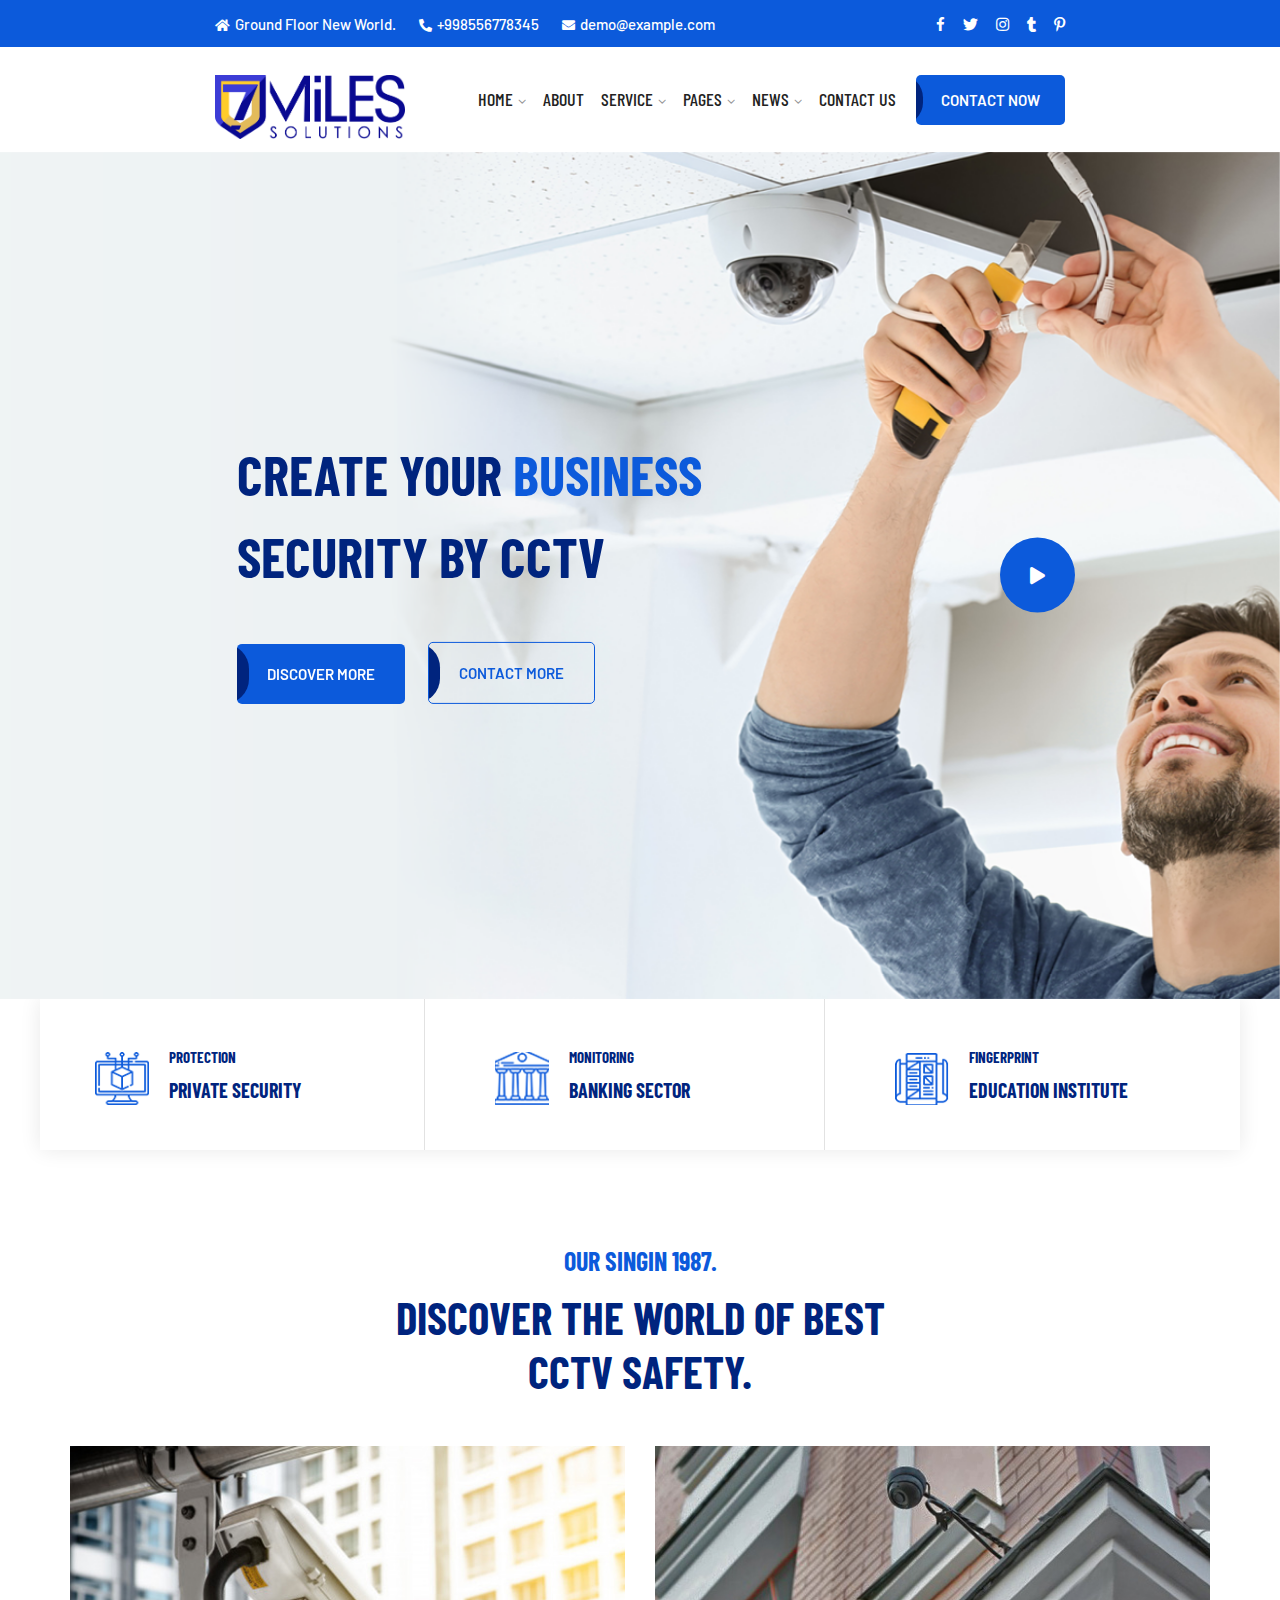
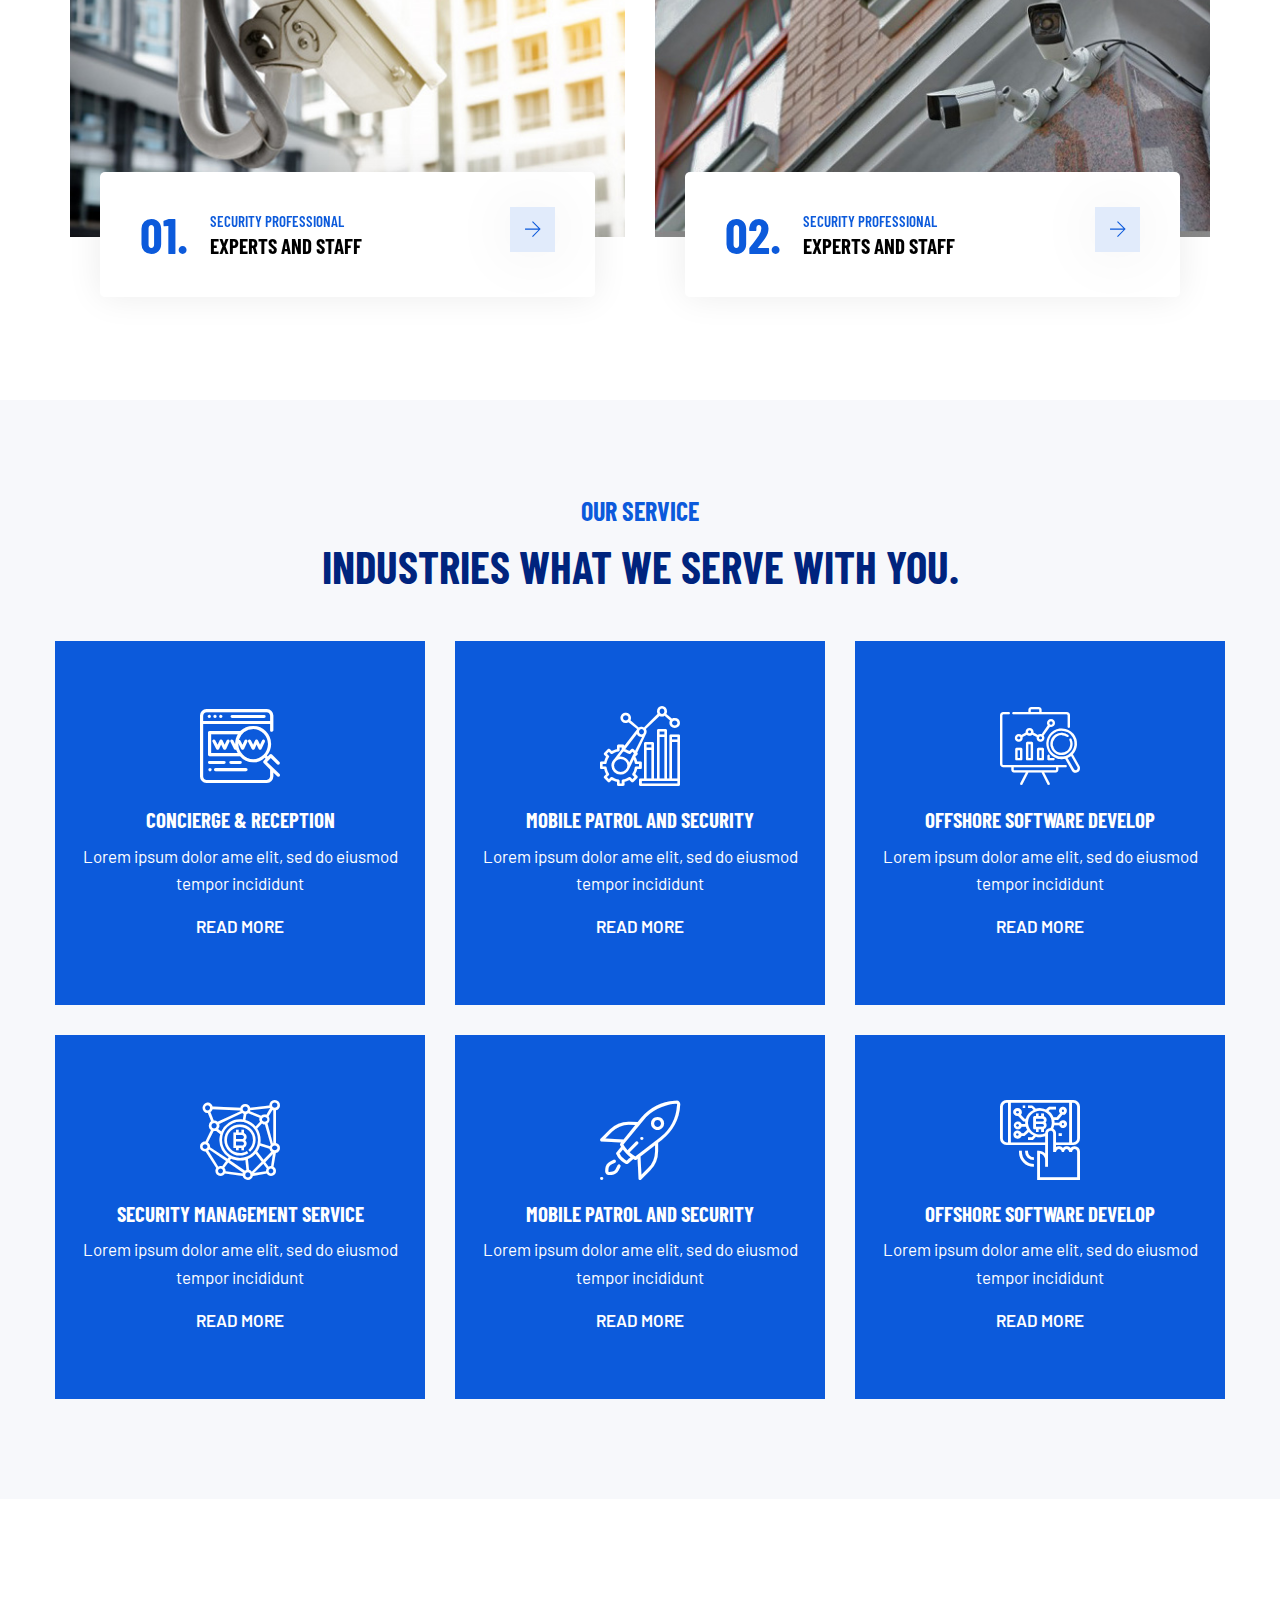
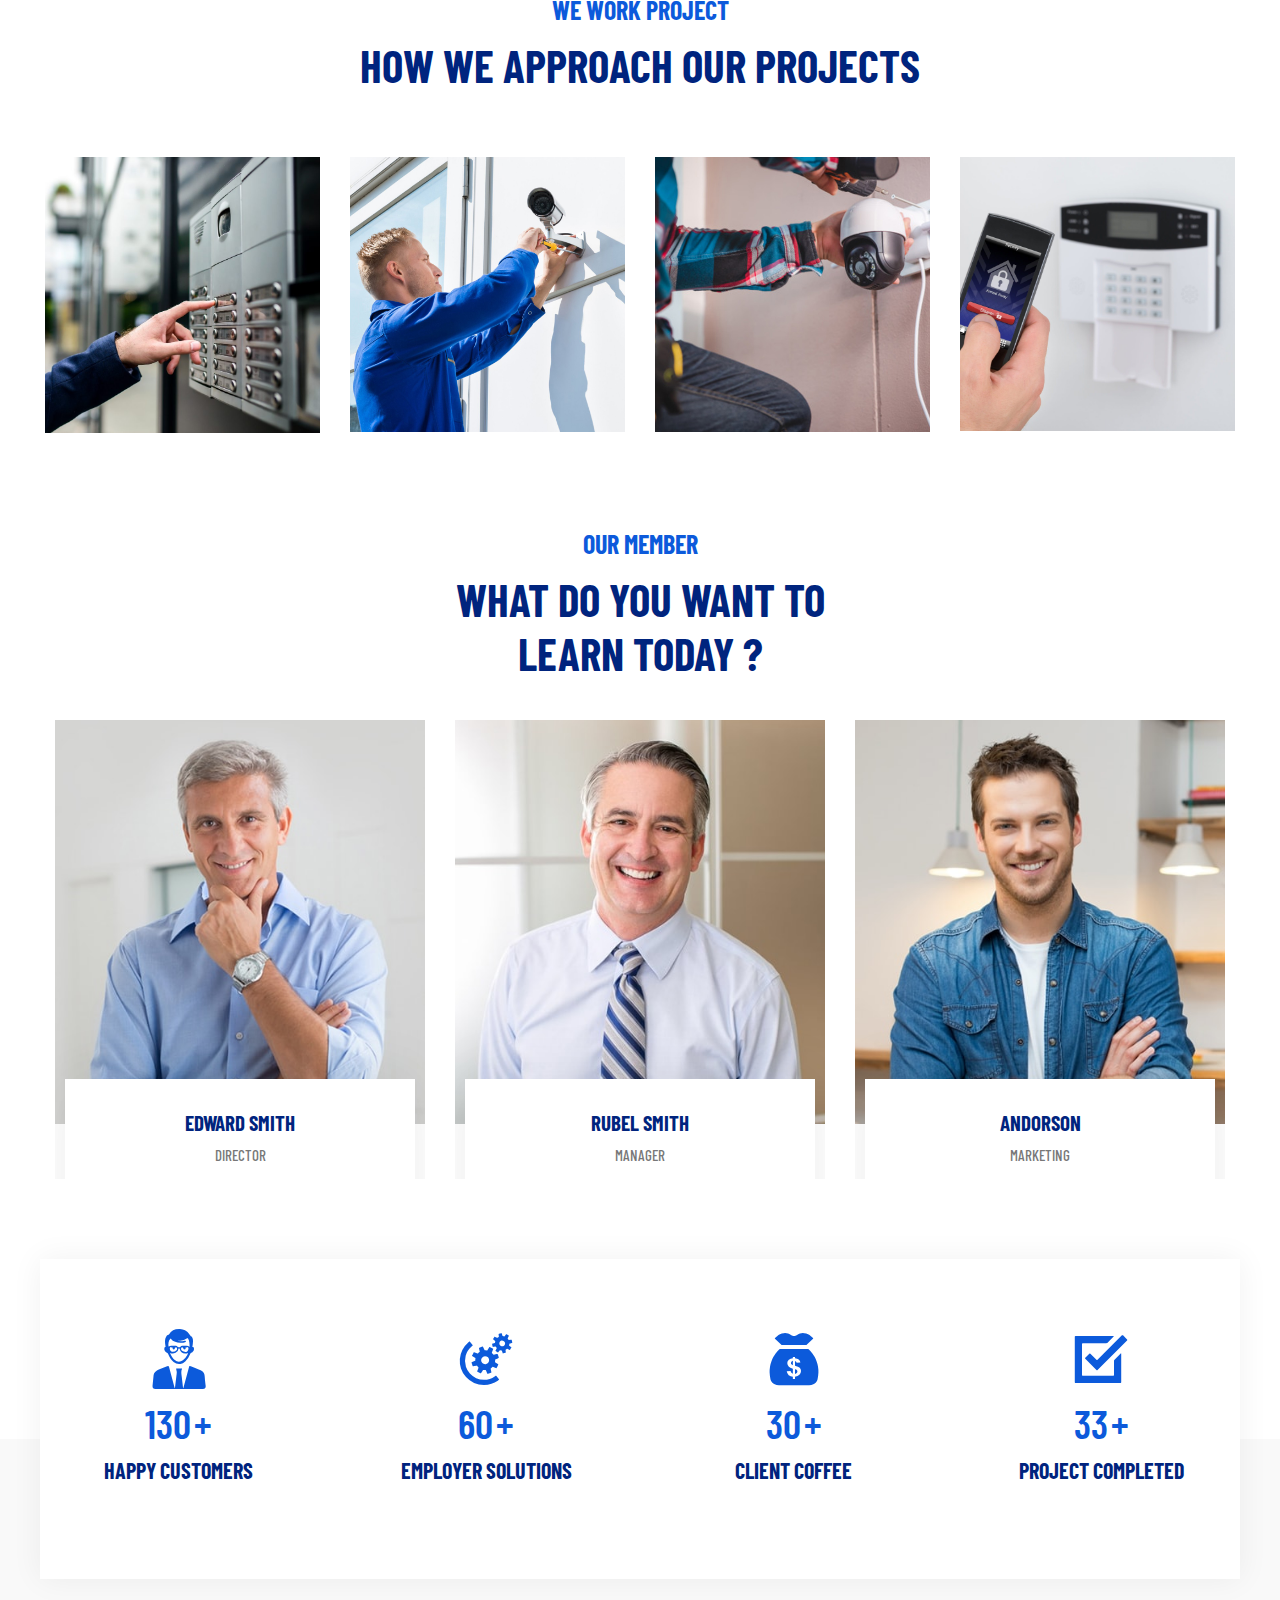
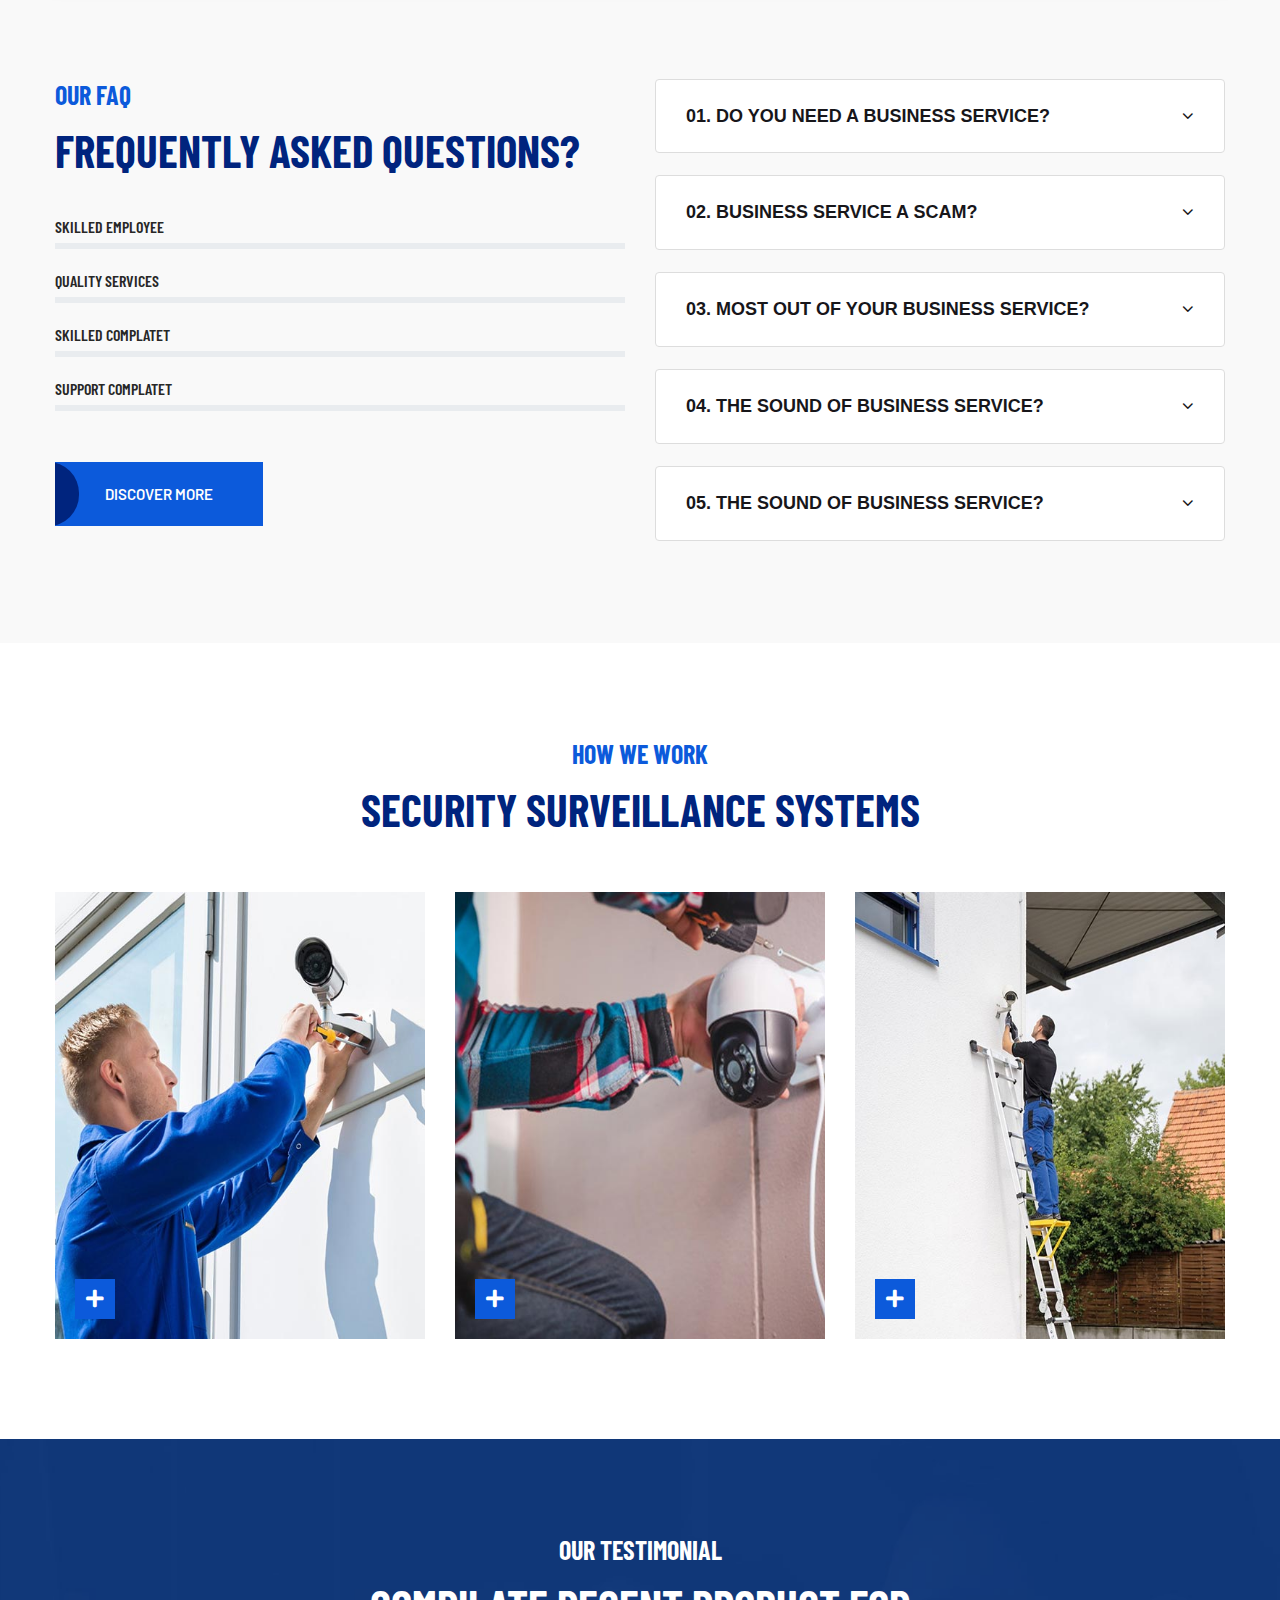
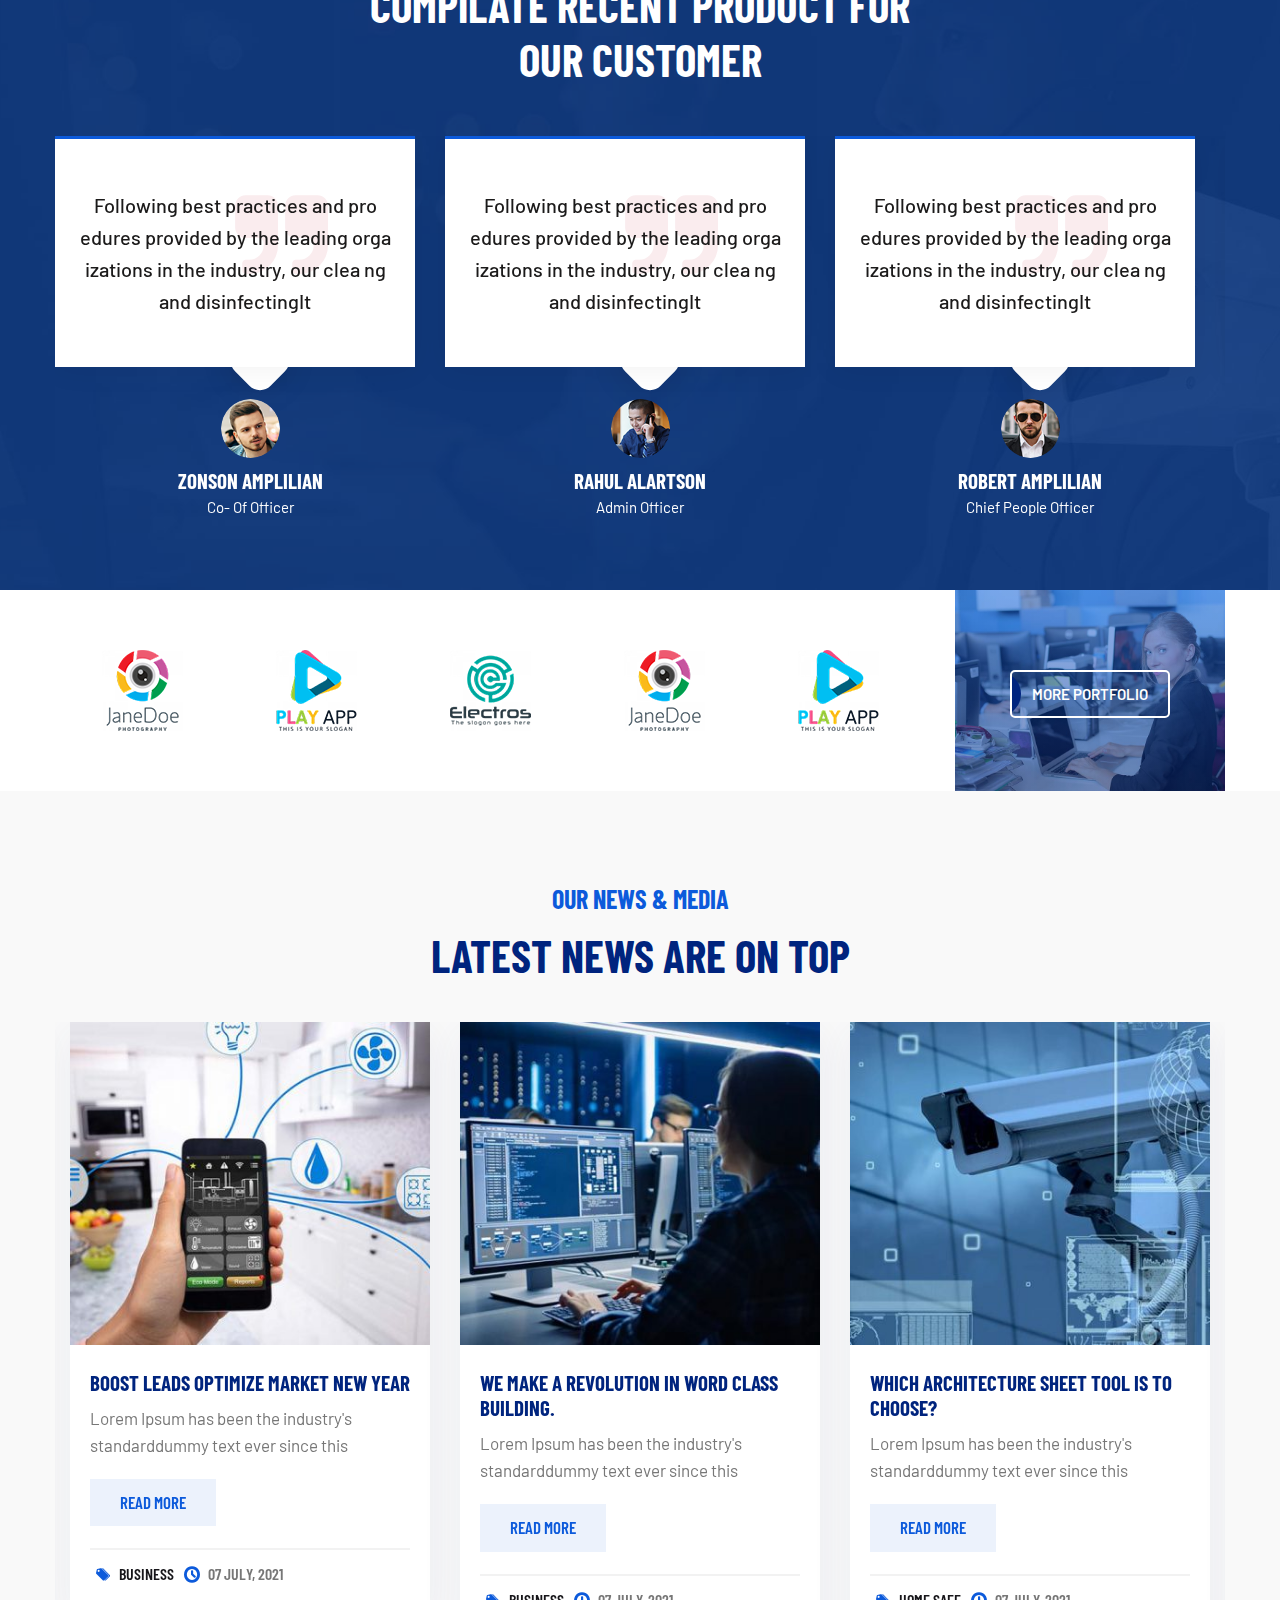
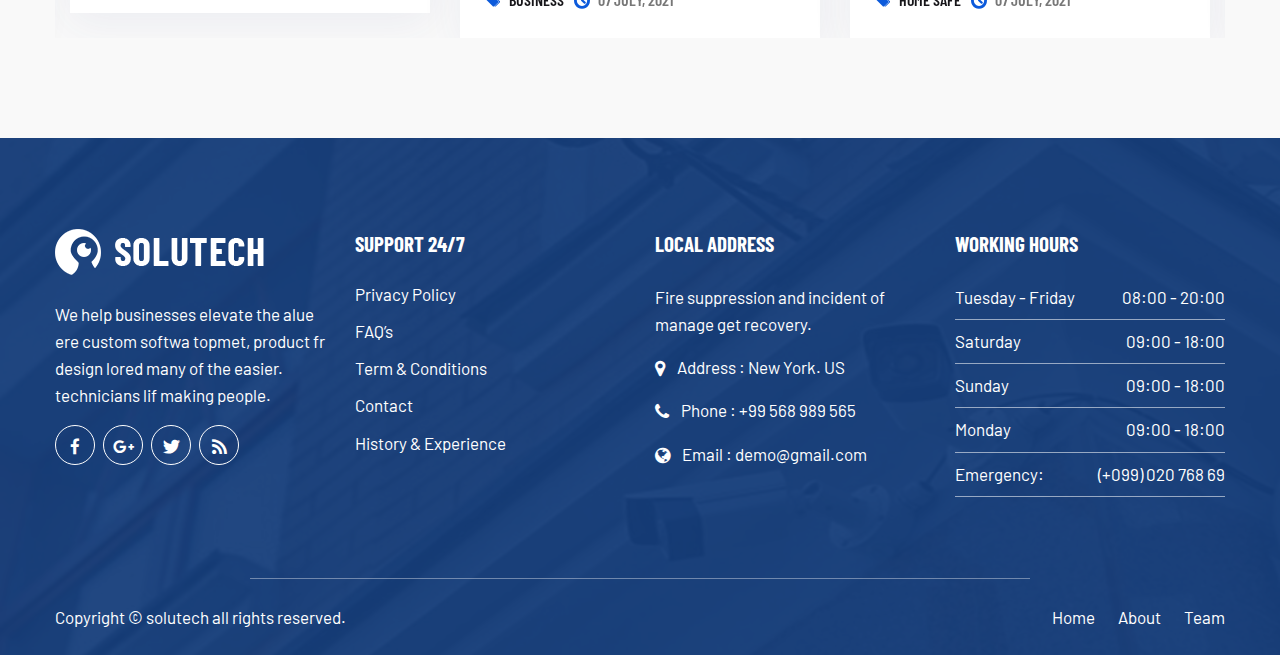
<file: index-3.html>
<!DOCTYPE HTML>
<html lang="en-US">
    <head>
		<meta charset="UTF-8">
		<meta http-equiv="x-ua-compatible" content="ie=edge">
		<title>Solutech - CCTV & Security Responsive Website Template</title>
		<meta name="description" content="">
		<meta name="viewport" content="width=device-width, initial-scale=1">
		<!-- Favicon Icon -->
        <link rel="icon"  type="image/png" href="assets/images/favicon.png">		
        <link rel="stylesheet" type="text/css" href="assets/css/bootstrap.min.css"/>
        <link rel="stylesheet" type="text/css" href="venobox/venobox.css"/>
        <link rel="stylesheet" type="text/css" href="assets/css/plugin_theme_css.css"/>
        <link rel="stylesheet" type="text/css" href="assets/css/style.css"/>        
		<link rel="stylesheet" type="text/css" href="style.css"/>
		<link rel="stylesheet" type="text/css" href="assets/css/responsive.css"/>
		<!-- modernizr js -->	
        <script src="assets/js/vendor/modernizr-2.8.3.min.js"></script>		
		
    </head>
<body>
<div class="em40_header_area_main">
 	<!-- HEADER TOP AREA -->
	<div class="solutech-header-top">
		<div class="container">
			<div class="row">
				<div class="col-xs-12 col-lg-9 col-xl-9 col-md-9 col-sm-12">
					<div class="top-address text-left">
						<p>
							<span><i class="fas fa-home"></i>Ground Floor New World.</span>
							<a href="#"><i class="fas fa-phone-alt"></i>+998556778345</a>
							<a href="#"><i class="fas fa-envelope"></i>demo@example.com</a>
						</p>
					</div>
				</div>
				<!-- TOP RIGHT -->
				<div class="col-xs-12 col-lg-3 col-xl-3 col-md-3 col-sm-12 ">
					<div class="top-right-menu">
						<ul class="social-icons text-right text_m_center">
							<li><a href="#"><i class="fa fa-facebook-f"></i></a></li>
							<li><a href="#"><i class="fab fa-twitter"></i></a></li>
							<li><a href="#"><i class="fab fa-instagram"></i></a></li>
							<li><a href="#"><i class="fab fa-tumblr"></i></a></li>
							<li><a href="#"><i class="fab fa-pinterest-p"></i></a></li>								
						</ul>
					</div>
				</div>	
			</div>		
		</div>
	</div>
    <!-- END HEADER TOP AREA -->
	<div class="tx_top2_relative">
		<div class="">
			<div class="tx_relative_m">
				<div class="">  
					<div class="mainmenu_width_tx  ">
						<div class="solutech-main-menu one_page hidden-xs hidden-sm witr_h_h10">
							<div class="solutech_nav_area scroll_fixed postfix">
								<div class="container">
									<div class="row logo-left">				
										<!-- LOGO -->
										<div class="col-md-3 col-sm-3 col-xs-4">
											<div class="logo">
												<a class="main_sticky_main_l" href="index.html" title="solutech">
													<img src="assets/images/7 Miles 2.png" alt="solutech">
												</a>
												<a class="main_sticky_l" href="index.html" title="solutech">
													<img src="assets/images/7 Miles 2.png" alt="solutech">
												</a>
											</div>	  
										</div>
										<div class="col-md-9 col-sm-9 col-xs-8">
											<nav class="solutech_menu main-search-menu">					
												<ul class="sub-menu">
													<li class="menu-item-has-children">
														<a href="#">Home</a>
														<ul class="sub-menu">
															<li><a href="index.html">Home Page</a></li>
															<li><a href="index-2.html">Landing Page</a></li>
															<li><a href="index-3.html">Home Banner Page</a></li>
														</ul>
													</li>
													<li><a href="about.html">About</a></li>
													<li class="menu-item-has-children">
														<a href="#">Service</a>
														<ul class="sub-menu">
															<li><a href="home-security.html">Home Security</a></li>
															<li><a href="software-development.html">Software Development</a></li>
															<li><a href="installation.html">Installation CCTV</a></li>
															<li><a href="service-details.html">Service Details</a></li>
														</ul>
													</li>
													<li class="menu-item-has-children">
														<a href="#">Pages</a>
														<ul class="sub-menu">
															<li><a href="pricing-plan.html">Pricing Plan</a></li>
															<li><a href="why-choose-us.html">Why Choose Us</a></li>	
															<li><a href="faq.html">FAQ’S</a></li>
															<li class="menu-item-has-children">
																<a href="#">Portfolio</a>
																<ul class="sub-menu">
																	<li><a href="portfolio-2column.html">Portfolio 2Column</a></li>
																	<li><a href="portfolio-3column.html">Portfolio 3Column</a></li>
																	<li><a href="portfolio-4column.html">Portfolio 4Column</a></li>
																</ul>
															</li>
															<li><a href="team.html">Team</a></li>
															<li><a href="testimonial.html">Testimonial</a></li>
														</ul>
													</li>
													<li class="menu-item-has-children">
														<a href="#">News</a>
														<ul class="sub-menu">
															<li><a href="blog.html">Blog Grid</a></li>
															<li><a href="blog-left-sidebar.html">Blog Left Sidebar</a></li>
															<li><a href="blog-right-sidebar.html">Blog Right Sidebar</a></li>
														</ul>
													</li>
													<li><a href="contact.html">Contact Us</a></li>
												</ul>
												<div class="donate-btn-header">
													<a class="dtbtn" href="#">Contact Now</a>	
												</div>
											</nav>
										</div>	
									</div>
								</div>
							</div>
						</div>
					</div>
				</div> 			
			</div>
		</div> 
	</div> 
</div> 





<!-- MOBILE MENU Logo AREA -->
<div class="mobile_logo_area hidden-md hidden-lg">
	<div class="container">
		<div class="row">
			<div class="col-sm-12">
				<div class="mobile_menu_logo text-center">
					<a href="index.html" title="solutech">
						<img src="assets/images/logo.png" alt="solutech">
					</a>		
				</div>
			</div>
		</div>
	</div>
</div>

<!-- MOBILE MENU AREA -->
<div class="home-2 mbm hidden-md hidden-lg  header_area main-menu-area">
	<div class="menu_area mobile-menu">
		<nav class="solutech_menu">						
			<ul class="sub-menu">
				<li class="menu-item-has-children">
					<a href="#">Home</a>
					<ul class="sub-menu">
						<li><a href="index.html">Home Page</a></li>
						<li><a href="index-2.html">Landing Page</a></li>
						<li><a href="index-3.html">Home Banner Page</a></li>
					</ul>
				</li>
				<li><a href="about.html">About</a></li>
				<li class="menu-item-has-children">
					<a href="#">Service</a>
					<ul class="sub-menu">
						<li><a href="home-security.html">Home Security</a></li>
						<li><a href="software-development.html">Software Development</a></li>
						<li><a href="installation.html">Installation CCTV</a></li>
						<li><a href="service-details.html">Service Details</a></li>
					</ul>
				</li>
				<li class="menu-item-has-children">
					<a href="#">Pages</a>
					<ul class="sub-menu">
						<li><a href="pricing-plan.html">Pricing Plan</a></li>
						<li><a href="why-choose-us.html">Why Choose Us</a></li>	
						<li><a href="faq.html">FAQ’S</a></li>
						<li class="menu-item-has-children">
							<a href="#">Portfolio</a>
							<ul class="sub-menu">
								<li><a href="portfolio-2column.html">Portfolio 2Column</a></li>
								<li><a href="portfolio-3column.html">Portfolio 3Column</a></li>
								<li><a href="portfolio-4column.html">Portfolio 4Column</a></li>
							</ul>
						</li>
						<li><a href="team.html">Team</a></li>
						<li><a href="testimonial.html">Testimonial</a></li>
					</ul>
				</li>
				<li class="menu-item-has-children">
					<a href="#">News</a>
					<ul class="sub-menu">
						<li><a href="blog.html">Blog Grid</a></li>
						<li><a href="blog-left-sidebar.html">Blog Left Sidebar</a></li>
						<li><a href="blog-right-sidebar.html">Blog Right Sidebar</a></li>
					</ul>
				</li>
				<li><a href="contact.html">Contact Us</a></li>
			</ul>
		</nav>	
	</div>					
</div>
<!-- END MOBILE MENU AREA  -->


			
<div class="witr_swiper_area">
	<div class="swiper-container witr_active_id5">
		<div class="swiper-wrapper">
			<div class="swiper-slide witr_swiper_height" style="background-image: url(assets/images/slider-3.png);">
				<div class="witr_sw_text_area text-left">
					<div class="witr_swiper_content">
						<h2>Create Your<span> Business</span></h2>
						<h3> Security By CCTV</h3>
						<!-- btn gradient style -->
						<div class="slider_btn">
							<div class="witr_btn_style">
								<div class="witr_btn_sinner">
									<a class="witr_btn" href="#">DISCOVER MORE</a>
									<a class="witr_btn active recpwit" href="#">CONTACT MORE</a>
								</div>
							</div>
						</div>
					</div>
					<div class="slider_vd_icon">
						<div class="slider_vd_icon_inner">
							<a class="tx_svd_icon recpwit video-popup video-vemo-icon venobox vbox-item" data-vbtype="youtube" data-autoplay="true" href="https://youtu.be/BS4TUd7FJSg"><i class="fas fa-play"></i></a>
						</div>
					</div>
				</div>
			</div>
		</div>
	</div>
</div>		



<!-- solutech_features_area -->
<div class="solutech_features_area">
	<div class="container">	
		<div class="row features_bg">
			<!-- solutech_features_01 -->
			<div class="col-lg-4 col-md-6 col-sm-12 pdlf">	
				<div class="em-service2 sleft all_color_service">
					<div class="em_service_content ">
						<div class="em_single_service_text width_height_link_0 ">
							<div class="service_top_image"></div>
							<div class="text_box witr_s_flex">
								<div class="service_top_text all_icon_color">
									<div class="em-service-icon">
										<img src="assets/images/feature1.png" alt="">
									</div>			
								</div>
								<div class="em-service-inner">
									<div class="em-service-title">
										<h3><a href="#">PROTECTION</a></h3>
									</div>						
									<div class="em-service-desc">
										<p>Private Security </p>		
									</div>
								</div>
							</div>
						</div>
					</div>
				</div>
			</div>
			<!-- solutech_features_02 -->
			<div class="col-lg-4 col-md-6 col-sm-12 pdlf">	
				<div class="em-service2 sleft all_color_service">
					<div class="em_service_content ">
						<div class="em_single_service_text width_height_link_0 ">
							<div class="service_top_image"></div>
							<div class="text_box witr_s_flex">
								<div class="service_top_text all_icon_color">
									<div class="em-service-icon">
										<img src="assets/images/feature2.png" alt="">
									</div>			
								</div>
								<div class="em-service-inner">
									<div class="em-service-title">
										<h3><a href="#">MONITORING</a></h3>
									</div>						
									<div class="em-service-desc">
										<p>Banking Sector </p>		
									</div>
								</div>
							</div>
						</div>
					</div>
				</div>
			</div>
			<!-- solutech_features_03 -->
			<div class="col-lg-4 col-md-6 col-sm-12 pdlf">	
				<div class="em-service2 sleft all_color_service border_lf">
					<div class="em_service_content ">
						<div class="em_single_service_text width_height_link_0 ">
							<div class="service_top_image"></div>
							<div class="text_box witr_s_flex">
								<div class="service_top_text all_icon_color">
									<div class="em-service-icon">
										<img src="assets/images/feature3.png" alt="">
									</div>			
								</div>
								<div class="em-service-inner">
									<div class="em-service-title">
										<h3><a href="#">Fingerprint</a></h3>
									</div>						
									<div class="em-service-desc">
										<p>Education Institute </p>		
									</div>
								</div>
							</div>
						</div>
					</div>
				</div>
			</div>
		</div>
	</div>
</div>


<!-- solutech_about_area -->
<div class="solutech_about_area">
	<div class="container">	
		<div class="row">
			<div class="col-lg-12">
				<div class="witr_section_title">
					<div class="witr_section_title_inner text-center">
						<h2>Our Singin 1987.</h2>		
						<h3>DISCOVER THE WORLD OF BEST</h3>		
						<h1>CCTV Safety.</h1>		
					</div>
				</div>
			</div>
		</div>
		<div class="witr_pslide3 all_pslides_color ps1 ps3 service_active">
			<div class="witr_cslide3_idany service_top">
				<!-- solutech_serivce_01 -->
				<div class="item_pos col-lg-12">	
					<div class="witr_single_pslide">	
						<div class="witr_pslide_image">
							<img src="assets/images/service-img-1.jpg" alt="">
						</div>			
						<div class="witr_content_pslide_text">
							<div class="witr_number_pslide">
								<h4>01.</h4>
							</div>
							<div class="witr_content_pslide">
								<p>SECURITY PROFESSIONAL </p>		
								<h3><a href="#">Experts and Staff</a></h3>
							</div>
							<div class="witr_pslide_custom">	
								<a href="#"><span class="ti-arrow-right"></span></a>
							</div>
						</div>	
					</div> 
				</div>
				<!-- solutech_serivce_02 -->
				<div class="item_pos col-lg-12">	
					<div class="witr_single_pslide">	
						<div class="witr_pslide_image">
							<img src="assets/images/service-img-2.jpg" alt="">
						</div>			
						<div class="witr_content_pslide_text">
							<div class="witr_number_pslide">
								<h4>02.</h4>
							</div>
							<div class="witr_content_pslide">
								<p>SECURITY PROFESSIONAL </p>		
								<h3><a href="#">Experts and Staff</a></h3>
							</div>
							<div class="witr_pslide_custom">	
								<a href="#"><span class="ti-arrow-right"></span></a>
							</div>
						</div>	
					</div> 
				</div>
			</div>
		</div>
	</div>
</div>
			
<!-- solutech_serivce_bg_area -->
<div class="solutech_serivce_area serivce_bg">
	<div class="container">	
		<div class="row">
			<div class="col-lg-12">
				<div class="witr_section_title">
					<div class="witr_section_title_inner text-center">
						<h2>Our Service</h2>		
						<h3>Industries What We Serve With You.</h3>		
					</div>
				</div>
			</div>							
		</div>
		<div class="row service_top">
			<!-- solutech_serivce_bg_01 -->
			<div class="col-lg-4 col-md-6 col-sm-12">
				<div class="all_feature_color single_feature2 text-center">            
					<div class="witr_feature2">					
						<div class="witr_fea2_icon_top">
							<i class="aprova aprova-website-1"></i>					
						</div>
						<h3><a href="#">Concierge & Reception </a></h3>
						<p>Lorem ipsum dolor ame elit, sed do eiusmod tempor incididunt  </p>		
						<div class="witr_feature_btn2">
							<a class="witr_btn_all_color" href="#">Read More</a>
						</div>
						<div class="witr_feature2_icon">						
							<i class="aprova aprova-website-1"></i>	
						</div>					
					</div> 	   
				</div>
			</div>
			<!-- solutech_serivce_bg_02 -->
			<div class="col-lg-4 col-md-6 col-sm-12">
				<div class="all_feature_color single_feature2 text-center">            
					<div class="witr_feature2">					
						<div class="witr_fea2_icon_top">
							<i class="aprova aprova-landing"></i>				
						</div>
						<h3><a href="#">Mobile Patrol And  Security</a></h3>
						<p>Lorem ipsum dolor ame elit, sed do eiusmod tempor incididunt  </p>		
						<div class="witr_feature_btn2">
							<a class="witr_btn_all_color" href="#">Read More</a>
						</div>
						<div class="witr_feature2_icon">						
							<i class="aprova aprova-landing"></i>
						</div>					
					</div> 	   
				</div>
			</div>
			<!-- solutech_serivce_bg_03 -->
			<div class="col-lg-4 col-md-6 col-sm-12">
				<div class="all_feature_color single_feature2 text-center">            
					<div class="witr_feature2">					
						<div class="witr_fea2_icon_top">
							<i class="aprova aprova-analysis"></i>			
						</div>
						<h3><a href="#">Offshore Software Develop </a></h3>
						<p>Lorem ipsum dolor ame elit, sed do eiusmod tempor incididunt  </p>		
						<div class="witr_feature_btn2">
							<a class="witr_btn_all_color" href="#">Read More</a>
						</div>
						<div class="witr_feature2_icon">						
							<i class="aprova aprova-analysis"></i>
						</div>					
					</div> 	   
				</div>
			</div>
			<!-- solutech_serivce_bg_04 -->
			<div class="col-lg-4 col-md-6 col-sm-12">
				<div class="all_feature_color single_feature2 text-center">            
					<div class="witr_feature2">					
						<div class="witr_fea2_icon_top">
							<i class="aprova aprova-bitcoin-1"></i>			
						</div>
						<h3><a href="#">Security Management Service</a></h3>
						<p>Lorem ipsum dolor ame elit, sed do eiusmod tempor incididunt  </p>		
						<div class="witr_feature_btn2">
							<a class="witr_btn_all_color" href="#">Read More</a>
						</div>
						<div class="witr_feature2_icon">						
							<i class="aprova aprova-bitcoin-1"></i>
						</div>					
					</div> 	   
				</div>
			</div>
			<!-- solutech_serivce_bg_05 -->
			<div class="col-lg-4 col-md-6 col-sm-12">
				<div class="all_feature_color single_feature2 text-center">            
					<div class="witr_feature2">					
						<div class="witr_fea2_icon_top">
							<i class="aprova aprova-startup"></i>				
						</div>
						<h3><a href="#">Mobile Patrol And Security</a></h3>
						<p>Lorem ipsum dolor ame elit, sed do eiusmod tempor incididunt  </p>		
						<div class="witr_feature_btn2">
							<a class="witr_btn_all_color" href="#">Read More</a>
						</div>
						<div class="witr_feature2_icon">						
							<i class="aprova aprova-startup"></i>
						</div>					
					</div> 	   
				</div>
			</div>
			<!-- solutech_serivce_bg_06 -->
			<div class="col-lg-4 col-md-6 col-sm-12">
				<div class="all_feature_color single_feature2 text-center">            
					<div class="witr_feature2">					
						<div class="witr_fea2_icon_top">
							<i class="aprova aprova-bitcoin-6"></i>					
						</div>
						<h3><a href="#">Offshore Software Develop</a></h3>
						<p>Lorem ipsum dolor ame elit, sed do eiusmod tempor incididunt  </p>		
						<div class="witr_feature_btn2">
							<a class="witr_btn_all_color" href="#">Read More</a>
						</div>
						<div class="witr_feature2_icon">						
							<i class="aprova aprova-bitcoin-6"></i>
						</div>					
					</div> 	   
				</div>
			</div>
		</div>
	</div>
</div>

<!-- solutech_project_area -->
<div class="solutech_project_area">
	<div class="containers">	
		<div class="row">
			<div class="col-lg-12">
				<div class="witr_section_title">
					<div class="witr_section_title_inner text-center">
						<h2> We Work Project</h2>		
						<h3>How We Approach Our Projects</h3>		
					</div>
				</div>
			</div>
		</div>
		<div class="witr_pslide all_pslides_color ps1 service_active">
			<div class="witr_islidess_slick witr_cslide_idany project_top">
				<!-- solutech_project_01 -->
				<div class="item_pos col-lg-12">	
					<div class="witr_single_pslide">	
						<div class="witr_pslide_image">
							<img src="assets/images/project-thumb-02.jpg" alt="">
						</div>
						<div class="witr_pslide_custom">	
							<a href="#"><span class="ti-arrow-right"></span></a>
						</div>
						<div class="witr_content_pslide_text">
							<div class="witr_content_pslide">
								<h3><a href="#">Fingerprint Door </a></h3>
								<p>Access </p>		
							</div>
						</div>	
					</div> 
				</div>
				<!-- solutech_project_02 -->
				<div class="item_pos col-lg-12">	
					<div class="witr_single_pslide">	
						<div class="witr_pslide_image">
							<img src="assets/images/project-thumb-03.jpg" alt="">
						</div>
						<div class="witr_pslide_custom">	
							<a href="#"><span class="ti-arrow-right"></span></a>
						</div>
						<div class="witr_content_pslide_text">
							<div class="witr_content_pslide">
								<h3><a href="#">Antenna Tagging</a></h3>
								<p>Alarm & Lock  </p>		
							</div>
						</div>	
					</div> 
				</div>
				<!-- solutech_project_03 -->
				<div class="item_pos col-lg-12">	
					<div class="witr_single_pslide">	
						<div class="witr_pslide_image">
							<img src="assets/images/project-thumb-04.jpg" alt="">
						</div>
						<div class="witr_pslide_custom">	
							<a href="#"><span class="ti-arrow-right"></span></a>
						</div>
						<div class="witr_content_pslide_text">
							<div class="witr_content_pslide">
								<h3><a href="#">Home Automation </a></h3>
								<p>System  </p>		
							</div>
						</div>	
					</div> 
				</div>
				<!-- solutech_project_04 -->
				<div class="item_pos col-lg-12">	
					<div class="witr_single_pslide">	
						<div class="witr_pslide_image">
							<img src="assets/images/project-thumb-01.jpg" alt="">
						</div>
						<div class="witr_pslide_custom">	
							<a href="#"><span class="ti-arrow-right"></span></a>
						</div>
						<div class="witr_content_pslide_text">
							<div class="witr_content_pslide">
								<h3><a href="#">Fingerprint Door </a></h3>
								<p>Access </p>		
							</div>
						</div>	
					</div> 
				</div>
				<!-- solutech_project_05 -->
				<div class="item_pos col-lg-12">	
					<div class="witr_single_pslide">	
						<div class="witr_pslide_image">
							<img src="assets/images/project-thumb-05.jpg" alt="">
						</div>
						<div class="witr_pslide_custom">	
							<a href="#"><span class="ti-arrow-right"></span></a>
						</div>
						<div class="witr_content_pslide_text">
							<div class="witr_content_pslide">
								<h3><a href="#">Fingerprint Door Lock</a></h3>
								<p>Alarm & Lock  </p>		
							</div>
						</div>	
					</div> 
				</div>
			</div>
		</div>
	</div>
</div>


<!-- solutech_team_area -->
<div class="solutech_team_area">
	<div class="container">	
		<div class="row">
			<div class="col-lg-12">
				<div class="witr_section_title">
					<div class="witr_section_title_inner text-center">
						<h2>OUR MEMBER</h2>		
						<h3>WHAT DO YOU WANT TO</h3>		
						<h1>LEARN TODAY ?</h1>		
					</div>
				</div>
			</div>
		</div>
		<div class="row team_top">
			<!-- solutech_team_01 -->
			<div class="col-lg-4 col-md-6 col-sm-12">
				<div class="em-team all_color_team ">
					<div class="em-team-one">	
						<div class="em-team-content-image-inner">	
							<div class="em-team-content-image">
								<img src="assets/images/team-01.jpg" alt="">
							</div>	
						</div>
						<div class="em-team-content-waraper all_content_bg_color">
							<div class="em-team-content-title-inner">
								<div class="em-content-title">
									<h5><a href="#">EDWARD SMITH </a></h5>
								</div>
							</div>
							<div class="em-team-content-subtitle-inner">
								<div class="em-content-subtitle">
									<span>DIRECTOR</span>
								</div>
							</div>
							<div class="em-team-content-socials-inner">
								<div class="em-team-content-socials all_team_s_color">			
									<a href="#"><i class="fa fa-facebook-f"></i></a>		
									<a href="#"><i class="fab fa-twitter"></i></a>		
									<a href="#"><i class="fab fa-tumblr"></i></a>		
									<a href="#"><i class="fab fa-vimeo-v"></i></a>		
								</div>
							</div>							
						</div>
					</div>
				</div>
			</div>
			<!-- solutech_team_02 -->
			<div class="col-lg-4 col-md-6 col-sm-12">
				<div class="em-team all_color_team ">
					<div class="em-team-one">	
						<div class="em-team-content-image-inner">	
							<div class="em-team-content-image">
								<img src="assets/images/team-02.jpg" alt="">
							</div>	
						</div>
						<div class="em-team-content-waraper all_content_bg_color">
							<div class="em-team-content-title-inner">
								<div class="em-content-title">
									<h5><a href="#">RUBEL SMITH</a></h5>
								</div>
							</div>
							<div class="em-team-content-subtitle-inner">
								<div class="em-content-subtitle">
									<span>MANAGER</span>
								</div>
							</div>
							<div class="em-team-content-socials-inner">
								<div class="em-team-content-socials all_team_s_color">			
									<a href="#"><i class="fa fa-facebook-f"></i></a>		
									<a href="#"><i class="fab fa-twitter"></i></a>		
									<a href="#"><i class="fab fa-tumblr"></i></a>		
									<a href="#"><i class="fab fa-vimeo-v"></i></a>		
								</div>
							</div>							
						</div>
					</div>
				</div>
			</div>
			<!-- solutech_team_03 -->
			<div class="col-lg-4 col-md-6 col-sm-12">
				<div class="em-team all_color_team ">
					<div class="em-team-one">	
						<div class="em-team-content-image-inner">	
							<div class="em-team-content-image">
								<img src="assets/images/team-03.jpg" alt="">
							</div>	
						</div>
						<div class="em-team-content-waraper all_content_bg_color">
							<div class="em-team-content-title-inner">
								<div class="em-content-title">
									<h5><a href="#">ANDORSON</a></h5>
								</div>
							</div>
							<div class="em-team-content-subtitle-inner">
								<div class="em-content-subtitle">
									<span>MARKETING</span>
								</div>
							</div>
							<div class="em-team-content-socials-inner">
								<div class="em-team-content-socials all_team_s_color">			
									<a href="#"><i class="fa fa-facebook-f"></i></a>		
									<a href="#"><i class="fab fa-twitter"></i></a>		
									<a href="#"><i class="fab fa-tumblr"></i></a>		
									<a href="#"><i class="fab fa-vimeo-v"></i></a>		
								</div>
							</div>							
						</div>
					</div>
				</div>
			</div>
		</div>
	</div>
</div>


<!-- solutech_counter_area -->
<div class="solutech_counter_area">
	<div class="container counter_bg">	
		<div class="row">
			<!-- desicat_counter_01 -->
			<div class="col-lg-3 col-md-6 col-sm-12">
				<div class="witr_counter_single all_counter_color">
					<div class="witr_custom_icon">
						<i class="icofont-man-in-glasses"></i>
					</div>
					<div class="witr_counter_number_inn">
						<h3 class="counter">130</h3>				
						<span>+</span>
						<h4>Happy Customers </h4>		
					</div> 
				</div>
			</div>
			<!-- desicat_counter_02 -->
			<div class="col-lg-3 col-md-6 col-sm-12">
				<div class="witr_counter_single all_counter_color">
					<div class="witr_custom_icon">
						<i class="icofont-automation"></i>
					</div>	
					<div class="witr_counter_number_inn">
						<h3 class="counter">60</h3>				
						<span>+</span>
						<h4>Employer Solutions</h4>		
					</div> 	
				</div>
			</div>
			<!-- desicat_counter_03 -->
			<div class="col-lg-3 col-md-6 col-sm-12">
				<div class="witr_counter_single all_counter_color">
					<div class="witr_custom_icon">
						<i class="icofont-money"></i>
					</div>	
					<div class="witr_counter_number_inn">
						<h3 class="counter">30</h3>				
						<span>+</span>
						<h4>Client Coffee</h4>		
					</div> 	
				</div>
			</div>
			<!-- desicat_counter_04 -->
			<div class="col-lg-3 col-md-6 col-sm-12">
				<div class="witr_counter_single all_counter_color">
					<div class="witr_custom_icon">
						<i class="icofont-checked"></i>
					</div>	
					<div class="witr_counter_number_inn">
						<h3 class="counter">33</h3>				
						<span>+</span>
						<h4>Project Completed</h4>		
					</div> 	
				</div>
			</div>
		</div>
	</div>
</div>


<!-- single_next_work_area -->
<div class="single_faq_bg_area faq_area">
	<div class="container">
		<div class="row">
			<div class="col-lg-6 col-md-10 col-sm-12">
				<div class="witr_section_title">
					<div class="witr_section_title_inner text-left">
						<h2>OUR FAQ</h2>		
						<h3>Frequently Asked Questions?</h3>		
					</div>
				</div>
				<div class="witr_single_progress">
					<div class="witr_title2">
						<span class="witr_label">SKILLED EMPLOYEE </span>	
					</div>		
					<div class="progress witr_progress-style2">
						<div class="progress-bar wow fadeInLeft " data-wow-duration="1.5s" data-wow-delay="0.2s" style="width: 90%;">
							<span class="witr_percent">90%</span>					
						</div>
					</div>				
				</div>
				<div class="witr_single_progress">
					<div class="witr_title2">
						<span class="witr_label">QUALITY SERVICES </span>	
					</div>		
					<div class="progress witr_progress-style2">
						<div class="progress-bar wow fadeInLeft" data-wow-duration="1.5s" data-wow-delay="0.2s" style="width: 60%;">
							<span class="witr_percent">60%</span>					
						</div>
					</div>				
				</div>
				<div class="witr_single_progress">
					<div class="witr_title2">
						<span class="witr_label">SKILLED COMPLATET </span>	
					</div>		
					<div class="progress witr_progress-style2">
						<div class="progress-bar wow fadeInLeft" data-wow-duration="1.5s" data-wow-delay="0.2s" style="width: 85%;">
							<span class="witr_percent">85%</span>					
						</div>
					</div>				
				</div>
				<div class="witr_single_progress">
					<div class="witr_title2">
						<span class="witr_label">SUPPORT COMPLATET </span>	
					</div>		
					<div class="progress witr_progress-style2">
						<div class="progress-bar wow fadeInLeft " data-wow-duration="1.5s" data-wow-delay="0.2s" style="width: 90%;">
							<span class="witr_percent">90%</span>					
						</div>
					</div>				
				</div>
				<div class="witr_button_area button2">
					<div class="witr_btn_style mr">
						<div class="witr_btn_sinner">	
							<a href="#" class="witr_btn">DISCOVER MORE</a>
						</div>						
					</div>
				</div>
			</div>
			<div class="col-lg-6 col-md-12 col-sm-12">
				<div class="accordion_area">
                    <div class="faq-part">
                        <div id="accordion">
							<div class="card card-2">
								<div class="card-header witr_ac_card">
									<a href="#" class="card-link witr_ac_style" data-toggle="collapse" data-target="#collapse_242536c" aria-expanded="true">
									 01. Do You Need A Business Service?</a>
								</div>
								<div id="collapse_242536c" class="collapse" data-parent="#accordion">
									<p>Lorem ipsum dolor sit amet, consectetur adipisicing elit, sed do eiusmod tempor incididunt ut labore et dolore magna aliqu ad minim veniam, quis nostrud exercitation.</p>
								</div>
							</div>
							<div class="card card-2">
								<div class="card-header witr_ac_card">
									<a href="#" class="card-link witr_ac_style" data-toggle="collapse" data-target="#collapse_9315e3d1" aria-expanded="true">
									02. Business Service A Scam?</a>
								</div>
								<div id="collapse_9315e3d1" class="collapse   " data-parent="#accordion">
                                    <p>Lorem ipsum dolor sit amet, consectetur adipisicing elit, sed do eiusmod tempor incididunt ut labore et dolore magna aliqu ad minim veniam, quis nostrud exercitation.</p>
								</div>
							</div> 
							<!-- card -->	
							<div class="card card-2  ">
								<div class="card-header witr_ac_card">
									<a href="#" class="card-link witr_ac_style" data-toggle="collapse" data-target="#collapse_9965145" aria-expanded="true">
									03. Most Out Of Your Business Service?</a>
								</div>
								<div id="collapse_9965145" class="collapse   " data-parent="#accordion">
                                     <p>Lorem ipsum dolor sit amet, consectetur adipisicing elit, sed do eiusmod tempor incididunt ut labore et dolore magna aliqu ad minim veniam, quis nostrud exercitation.</p>
								</div>
							</div>
							<!-- card -->	
							<div class="card card-2  ">
								<div class="card-header witr_ac_card">
									<a href="#" class="card-link witr_ac_style" data-toggle="collapse" data-target="#collapse_4b685b3" aria-expanded="true">
									 04. The Sound Of Business Service?</a>
								</div>
								<div id="collapse_4b685b3" class="collapse   " data-parent="#accordion">
									<p>Lorem ipsum dolor sit amet, consectetur adipisicing elit, sed do eiusmod tempor incididunt ut labore et dolore magna aliqu ad minim veniam, quis nostrud exercitation.</p>
								</div>
							</div>
							<!-- card -->	
							<div class="card card-2  ">
								<div class="card-header witr_ac_card">
									<a href="#" class="card-link witr_ac_style" data-toggle="collapse" data-target="#collapse_4b685b4" aria-expanded="true">
									05. The Sound Of Business Service?</a>
								</div>
								<div id="collapse_4b685b4" class="collapse   " data-parent="#accordion">
									<p>Lorem ipsum dolor sit amet, consectetur adipisicing elit, sed do eiusmod tempor incididunt ut labore et dolore magna aliqu ad minim veniam, quis nostrud exercitation.</p>
								</div>
							</div> 
						</div>
                    </div> 	
                </div>
			</div>
		</div>
	</div>
</div>
		
<!-- solutech_work_area -->
<div class="solutech_work_area work_area">
	<div class="container">	
		<div class="row">
			<div class="col-lg-12">
				<div class="witr_section_title">
					<div class="witr_section_title_inner text-center">
						<h2>How We Work</h2>		
						<h3>Security Surveillance Systems</h3>		
					</div>
				</div>
			</div>
		</div>
		<div class="row work_top">
			<!-- solutech_process_01 -->
			<div class="col-lg-4 col-md-6 col-sm-12">
				<div class="witr_process all_process_color">
					<div class="witr_front_content">
						<div class="witr_process_image">
							<img src="assets/images/work-1.jpg" alt="">
							<div class="witr_back_process">
								<div class="witr_content_service">
									<h3><a href="#">Day & night Wireless cams</a></h3>
									<p>We help businesses elevate their through custom service software development product design. </p>
								</div>
							</div>
							<div class="witr_process_box">
								<div class="witr_process_icon">
									<i class="fas fa-plus"></i>
								</div>
								<div class="witr_process_icon2">
									<i class="fas fa-minus"></i>				
								</div>
							</div>
						</div>
					</div>
				</div>
			</div>
			<!-- solutech_process_02 -->
			<div class="col-lg-4 col-md-6 col-sm-12">
				<div class="witr_process all_process_color">
					<div class="witr_front_content">
						<div class="witr_process_image">
							<img src="assets/images/work-2.jpg" alt="">
							<div class="witr_back_process">
								<div class="witr_content_service">
									<h3><a href="#"> venenatis felis Wireless cams</a></h3>
									<p>We help businesses elevate their through custom service software development product design. </p>
								</div>
							</div>
							<div class="witr_process_box">
								<div class="witr_process_icon">
									<i class="fas fa-plus"></i>
								</div>
								<div class="witr_process_icon2">
									<i class="fas fa-minus"></i>				
								</div>
							</div>
						</div>
					</div>
				</div>
			</div>
			<!-- solutech_process_03 -->
			<div class="col-lg-4 col-md-6 col-sm-12">
				<div class="witr_process all_process_color">
					<div class="witr_front_content">
						<div class="witr_process_image">
							<img src="assets/images/work-3.jpg" alt="">
							<div class="witr_back_process">
								<div class="witr_content_service">
									<h3><a href="#">Cras tristique purus non lacus</a></h3>
									<p>We help businesses elevate their through custom service software development product design. </p>
								</div>
							</div>
							<div class="witr_process_box">
								<div class="witr_process_icon">
									<i class="fas fa-plus"></i>
								</div>
								<div class="witr_process_icon2">
									<i class="fas fa-minus"></i>				
								</div>
							</div>
						</div>
					</div>
				</div>
			</div>
		</div>
	</div>
</div>

<!-- solutech_testimonial_bg_area -->
<div class="solutech_testimonial_bg_area">
	<div class="container">	
		<div class="row">
			<div class="col-lg-12">
				<div class="witr_section_title white">
					<div class="witr_section_title_inner text-center">
						<h2>Our Testimonial</h2>		
						<h3>Compilate Recent Product For</h3>		
						<h1>Our Customer</h1>	
					</div>
				</div>
			</div>						
		</div>
		<div class="carso_idtesti all_color_testimonial dfa testi_top">
			<!-- solutech_blog_01 -->
			<div class="item guttergs">
				<div class="single_creativeItem post_t6">
					<div class="box-size">
						<div class="testiCreCon">
							<i class="fa fa-quote-right"></i>
							<!-- content -->	
							<p>Following best practices and pro edures provided by the leading orga izations in the industry, our clea ng and disinfectingIt</p>								
						</div>
						<div class="em_test_thumb">
							<img src="assets/images/testimonial2.png" alt="" />
						</div>
						<div class="testAuthor">
							<h6>Zonson Amplilian</h6>
							<span> Co- Of Officer </span>
						</div>
					</div>
				</div>
			</div>
			<!-- solutech_blog_02 -->
			<div class="item guttergs">
				<div class="single_creativeItem post_t6">
					<div class="box-size">
						<div class="testiCreCon">
							<i class="fa fa-quote-right"></i>
							<!-- content -->	
							<p>Following best practices and pro edures provided by the leading orga izations in the industry, our clea ng and disinfectingIt</p>								
						</div>
						<div class="em_test_thumb">
							<img src="assets/images/testimonial1.png" alt="" />
						</div>
						<div class="testAuthor">
							<h6>Rahul Alartson</h6>
							<span> Admin Officer </span> 
						</div>
					</div>
				</div>
			</div>
			<!-- solutech_blog_03 -->
			<div class="item guttergs">
				<div class="single_creativeItem post_t6">
					<div class="box-size">
						<div class="testiCreCon">
							<i class="fa fa-quote-right"></i>
							<!-- content -->	
							<p>Following best practices and pro edures provided by the leading orga izations in the industry, our clea ng and disinfectingIt</p>								
						</div>
						<div class="em_test_thumb">
							<img src="assets/images/testimonial3.png" alt="" />
						</div>
						<div class="testAuthor">
							<h6>Robert Amplilian</h6>
							<span> Chief People Officer </span> 
						</div>
					</div>
				</div>
			</div>
			<!-- solutech_blog_04 -->
			<div class="item guttergs">
				<div class="single_creativeItem post_t6">
					<div class="box-size">
						<div class="testiCreCon">
							<i class="fa fa-quote-right"></i>
							<!-- content -->	
							<p>Following best practices and pro edures provided by the leading orga izations in the industry, our clea ng and disinfectingIt</p>								
						</div>
						<div class="em_test_thumb">
							<img src="assets/images/testimonial1.png" alt="" />
						</div>
						<div class="testAuthor">
							<h6>Marvin McKinney</h6>
							<span> District Officer </span> 
						</div>
					</div>
				</div>
			</div>
		</div>
	</div>
</div>


<!-- witr_brand_area -->
<div class="witr_brand_area">
	<div class="container">
		<div class="row">
			<div class="col-lg-9 col-md-8 col-sm-12 pdlf">	
				<div class="imagess_area wittr_car_top_left brand_bg">
					<div class="witr_car_overlay brand_imagess_active">
						<div class="slide_items">
							<img src="assets/images/brand1.png" alt=""/>
						</div>
						<div class="slide_items">
							<img src="assets/images/brand2.png" alt=""/>
						</div>
						<div class="slide_items">
							<img src="assets/images/brand3.png" alt=""/>
						</div>
						<div class="slide_items">
							<img src="assets/images/brand4.png" alt=""/>
						</div>
						<div class="slide_items">
							<img src="assets/images/brand2.png" alt=""/>
						</div>
						<div class="slide_items">
							<img src="assets/images/brand3.png" alt=""/>
						</div>
					</div>
				</div> 
			</div>
			<div class="col-lg-3 col-md-4 col-sm-12 pdlf">
				<div class="witr_button_bg">
					<div class="witr_button_area">
						<div class="witr_btn_style mr">
							<div class="witr_btn_sinner">	
								<a href="#" class="witr_bbtn">More Portfolio</a>
							</div>						
						</div>
					</div>
				</div>
			</div>
		</div>
	</div>
</div>

				
<!-- solutech_blog_bg_area -->
<div class="solutech_blog_bg_area">
	<div class="container">	
		<div class="row">
			<div class="col-lg-12">
				<div class="witr_section_title">
					<div class="witr_section_title_inner text-center">
						<h2>Our News & Media</h2>		
						<h3>Latest news are on top</h3>		
					</div>
				</div>
			</div>						
		</div>
		<div class="witr_blog_area11 witr_blog_area16">
			<div class="blog_wrap blog16_idblog1 blog_top">
				<!-- solutech_blog_01 -->
				<div class="witr_all_mb_30 col-lg-12 ">
					<div class="busi_singleBlog">
						<div class="witr_sb_thumb">
							<a href="#"><img src="assets/images/blog-thumb-01.jpg" alt="" ></a>
						</div>	
						<div class="all_blog_color">	
							<div class="witr_blog_con bs5">									
								<h2><a href="#">Boost Leads Optimize Market New Year</a></h2>
								<p>Lorem Ipsum has been the industry's standarddummy text ever since this</p>
								<div class="em-blog-content-area_adn ">
									<div class="learn_more_adn">
										<a class="learn_btn adnbtn2" href="#">Read More </a>
									</div>
								</div>	
								<div class="witr_blog_border"></div>
								<span><i class="icofont-tags"></i> <a href="#">	Business</a></span>
								<span><a href="#"><i class="icofont-ui-clock"></i></a> 07 July, 2021</span>
							</div>
						</div>
					</div>
				</div>
				<!-- solutech_blog_02 -->
				<div class="witr_all_mb_30 col-lg-12">
					<div class="busi_singleBlog">
						<div class="witr_sb_thumb">
							<a href="#"><img src="assets/images/blog-thumb-02.jpg" alt="" ></a>
						</div>	
						<div class="all_blog_color">	
							<div class="witr_blog_con bs5">									
								<h2><a href="#">We make a Revolution in Word Class Building.</a></h2>
								<p>Lorem Ipsum has been the industry's standarddummy text ever since this</p>
								<div class="em-blog-content-area_adn ">
									<div class="learn_more_adn">
										<a class="learn_btn adnbtn2" href="#">Read More </a>
									</div>
								</div>	
								<div class="witr_blog_border"></div>
								<span><i class="icofont-tags"></i> <a href="#">	Business</a></span>
								<span><a href="#"><i class="icofont-ui-clock"></i></a> 07 July, 2021</span>
							</div>
						</div>
					</div>
				</div>
				<!-- solutech_blog_03 -->
				<div class="witr_all_mb_30 col-lg-12">
					<div class="busi_singleBlog">
						<div class="witr_sb_thumb">
							<a href="#"><img src="assets/images/blog-thumb-03.jpg" alt="" ></a>
						</div>	
						<div class="all_blog_color">	
							<div class="witr_blog_con bs5">									
								<h2><a href="#">Which Architecture sheet tool is to choose?</a></h2>
								<p>Lorem Ipsum has been the industry's standarddummy text ever since this</p>
								<div class="em-blog-content-area_adn ">
									<div class="learn_more_adn">
										<a class="learn_btn adnbtn2" href="#">Read More </a>
									</div>
								</div>	
								<div class="witr_blog_border"></div>
								<span><i class="icofont-tags"></i> <a href="#">Home Safe</a></span>
								<span><a href="#"><i class="icofont-ui-clock"></i></a> 07 July, 2021</span>
							</div>
						</div>
					</div>
				</div>
				<!-- solutech_blog_04 -->
				<div class="witr_all_mb_30 col-lg-12">
					<div class="busi_singleBlog">
						<div class="witr_sb_thumb">
							<a href="#"><img src="assets/images/blog-thumb-04.jpg" alt="" ></a>
						</div>	
						<div class="all_blog_color">	
							<div class="witr_blog_con bs5">									
								<h2><a href="#">Questions every business owner able to answer</a></h2>
								<p>Lorem Ipsum has been the industry's standarddummy text ever since this</p>
								<div class="em-blog-content-area_adn ">
									<div class="learn_more_adn">
										<a class="learn_btn adnbtn2" href="#">Read More </a>
									</div>
								</div>	
								<div class="witr_blog_border"></div>
								<span><i class="icofont-tags"></i> <a href="#">	Antivirus app</a></span>
								<span><a href="#"><i class="icofont-ui-clock"></i></a> 07 July, 2021</span>
							</div>
						</div>
					</div>
				</div>
			</div>
		</div>
	</div>
</div>


	
	
<!-- witrfm_footer_area -->
<div class="witrfm_area">
	<div class="footer-middle">  
		<div class="container">
			<div class="row">
				<div class=" col-lg-3 col-md-6 col-sm-12">
					<div class="widget widget_solutech_description_widget">				
						<div class="solutech-description-area">
							<a href="#"><img src="assets/images/logo2.png" alt=""></a>
							<p>We help businesses elevate the alue ere custom softwa topmet, product fr design lored many of the easier. technicians lif making people.</p>
							<div class="social-icons">
								<a href="#"><i class="fa fa-facebook-f"></i></a>
								<a href="#"><i class="fab fa-google-plus-g"></i></a>
								<a href="#"><i class="fab fa-twitter"></i></a>
								<a href="#"><i class="fas fa-rss"></i></a>
							</div>
						</div>
					</div>
				</div>
				<div class=" col-lg-3 col-md-6 col-sm-12">
					<div class="widget widget_nav_menu">
						<h2 class="widget-title">Support 24/7</h2>
						<ul class="menu">
							<li><a href="#">Privacy Policy</a></li>
							<li><a href="#">FAQ’s</a></li>
							<li><a href="#">Term & Conditions</a></li>
							<li><a href="#">Contact</a></li>
							<li><a href="#">History & Experience</a></li>
						</ul>
					</div>
				</div>
				<div class="col-lg-3 col-md-6 col-sm-12">
					<div class="widget about_us">
						<h2 class="widget-title">Local Address</h2>
						<div class="about-footer">
							<div class="footer-widget address">
								<div class="footer-logo">
									<p>Fire suppression and incident of manage get recovery.</p>
								</div>
								<div class="footer-address">
									<div class="footer_s_inner"> 
										<div class="footer-sociala-icon">
											<i class="fa fa-map-marker"></i>
										</div>									
										<div class="footer-sociala-info">				
											<p>Address : New York. US</p>
										</div> 
									</div> 
									<div class="footer_s_inner"> 
										<div class="footer-sociala-icon">
											<i class="fa fa-phone"></i>
										</div> 									
										<div class="footer-sociala-info">   
												<p>Phone : +99 568 989 565</p>
										</div>
									</div>
									<div class="footer_s_inner"> 
										<div class="footer-sociala-icon"> 
											<i class="fa fa-globe"></i>
										</div> 
										<div class="footer-sociala-info">  
											<p>Email : demo@gmail.com</p>									
										</div>
									</div>
								</div>
							</div>
						</div>	
					</div>
				</div>
				<div class="col-sm-12 col-md-6  col-lg-3 last">
					<div class="widget_text widget widget_custom_html">
						<h2 class="widget-title">Working Hours</h2>
						<div class="textwidget custom-html-widget">
							<div class="witr_table">
								<div class="witr_sub_table">
									<span>Tuesday - Friday</span>
									<span>08:00 - 20:00</span>
								</div>
								<div class="witr_sub_table">	
									<span>Saturday</span>
									<span>09:00 - 18:00</span>
								</div>		
								<div class="witr_sub_table">		
									<span>Sunday</span>
									<span>09:00 - 18:00</span>
								</div>
								<div class="witr_sub_table">		
									<span>Monday</span>
									<span>09:00 - 18:00</span>
								</div>
								<div class="witr_sub_table">		
									<span>Emergency:</span>
									<span> (+099) 020 768 69</span>
								</div>
							</div>
						</div>
					</div>				
				</div>
			</div>	
		</div>	
	</div>	
	<div class="footer-bottom">
		<div class="container">
			<div class="row">
				<div class="col-lg-6 col-md-6  col-sm-12">
					<div class="copy-right-text">
						<p>Copyright &copy; solutech all rights reserved.</p>
					</div>
				</div>
				<div class="col-lg-6 col-md-6  col-sm-12">				
					<div class="footer-menu">
						<ul class="text-right">
							<li><a href="#">Home</a></li>
							<li><a href="#">About</a></li>
							<li><a href="#">Team</a></li>
						</ul> 				
					</div>
				</div>
			</div>
		</div>
	</div>
</div>

        <!-- Include All JS -->
        <script src="assets/js/vendor/jquery-3.5.1.min.js"></script>
        <script src="assets/js/bootstrap.min.js"></script>
        <script src="assets/js/isotope.pkgd.min.js"></script>
        <script src="assets/js/owl.carousel.min.js"></script>
        <script src="assets/js/jquery.nivo.slider.pack.js"></script>
        <script src="assets/js/slick.min.js"></script>
        <script src="assets/js/imagesloaded.pkgd.min.js"></script>
        <script src="venobox/venobox.min.js"></script>
        <script src="assets/js/jquery.appear.js"></script>
        <script src="assets/js/jquery.knob.js"></script>
        <script src="assets/js/BeerSlider.js"></script>
        <script src="assets/js/theme-pluginjs.js"></script>
        <script src="assets/js/jquery.meanmenu.js"></script>
        <script src="assets/js/ajax-mail.js"></script>		
        <script src="assets/js/theme.js"></script>
	
	</body>
</html>
</file>
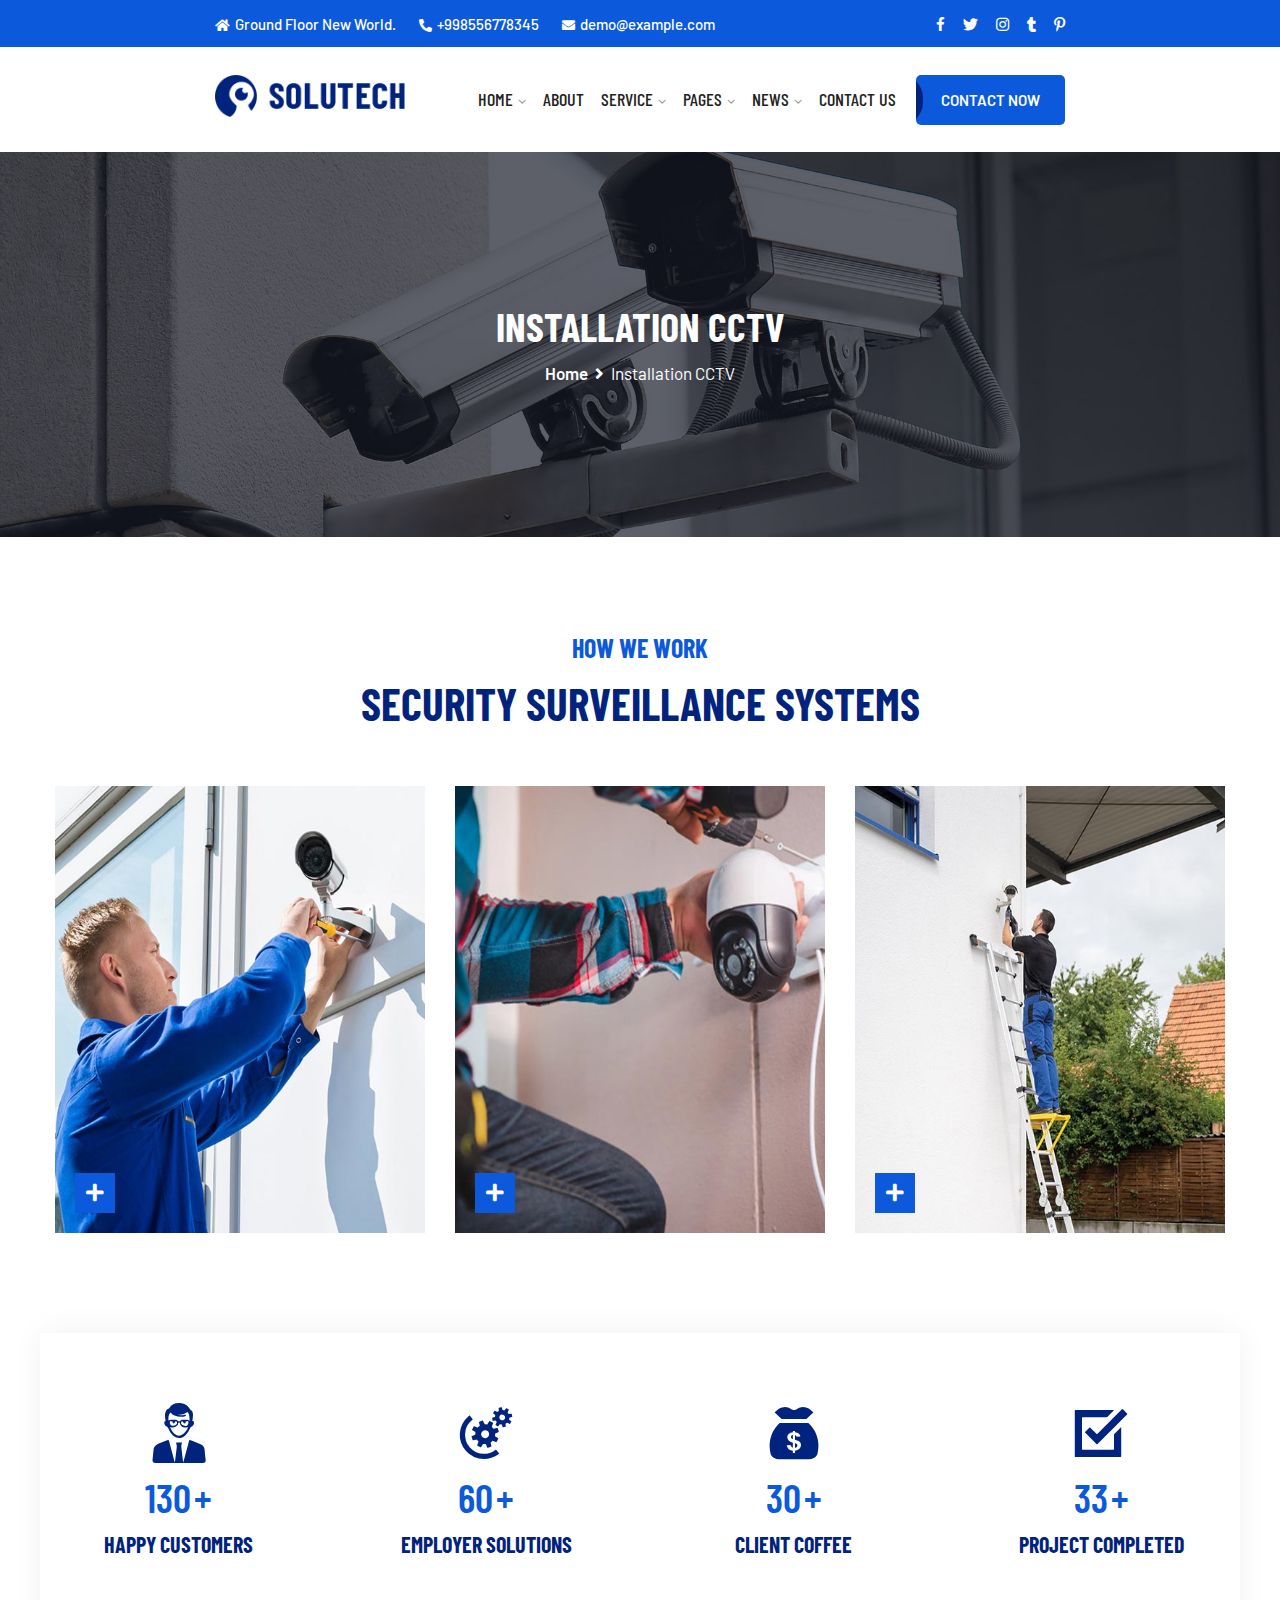
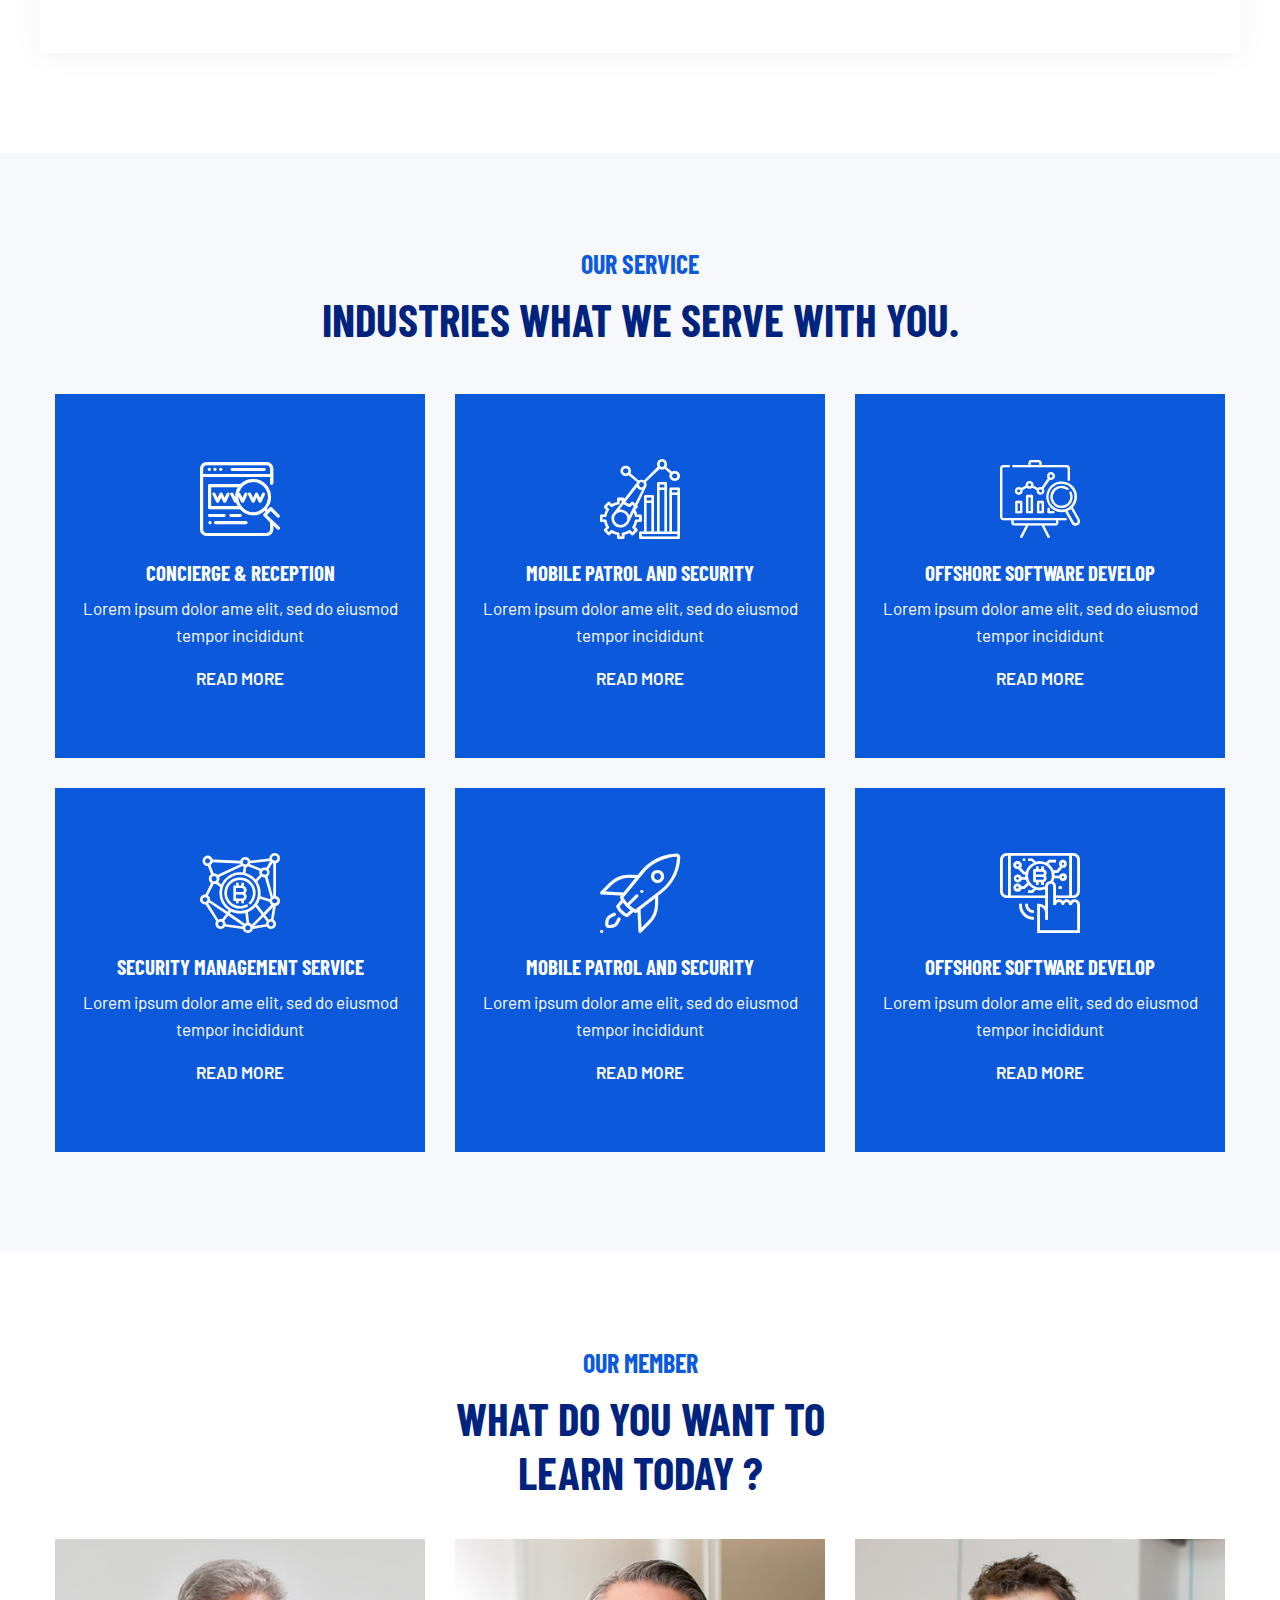
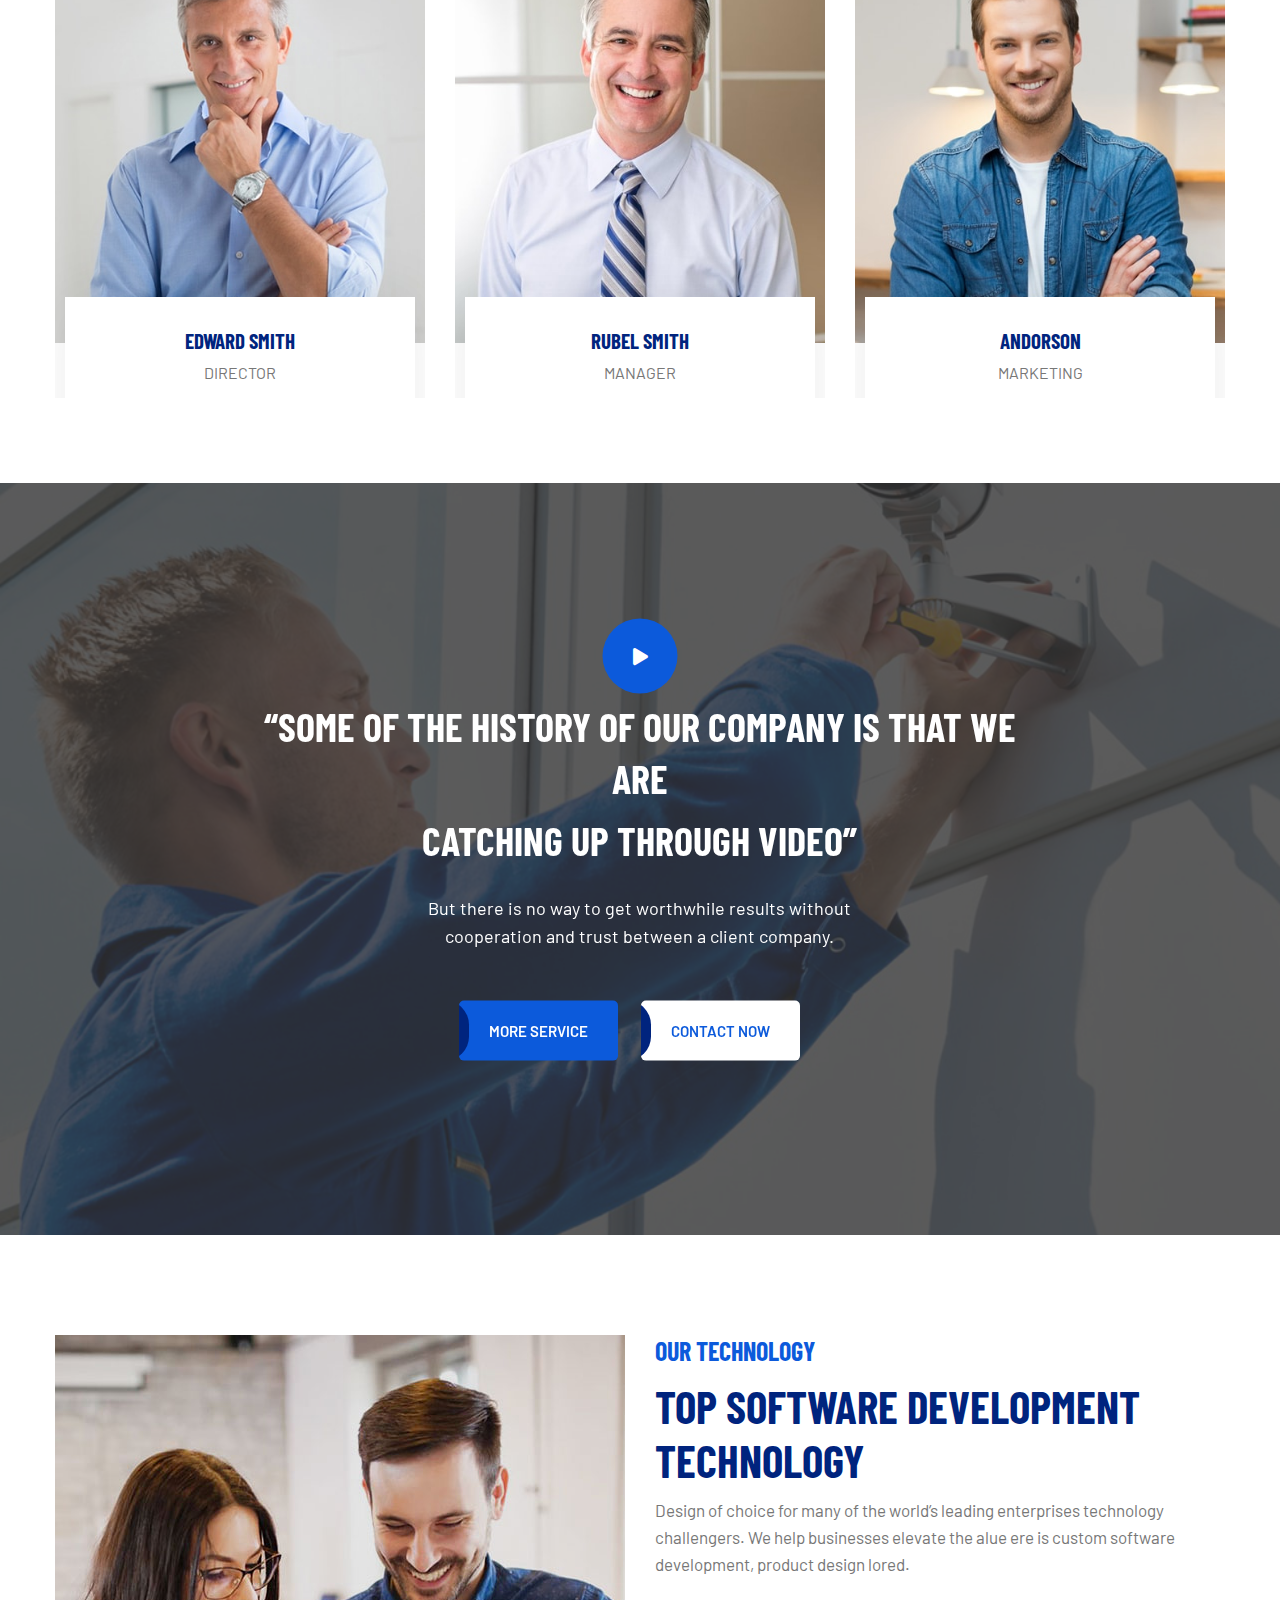
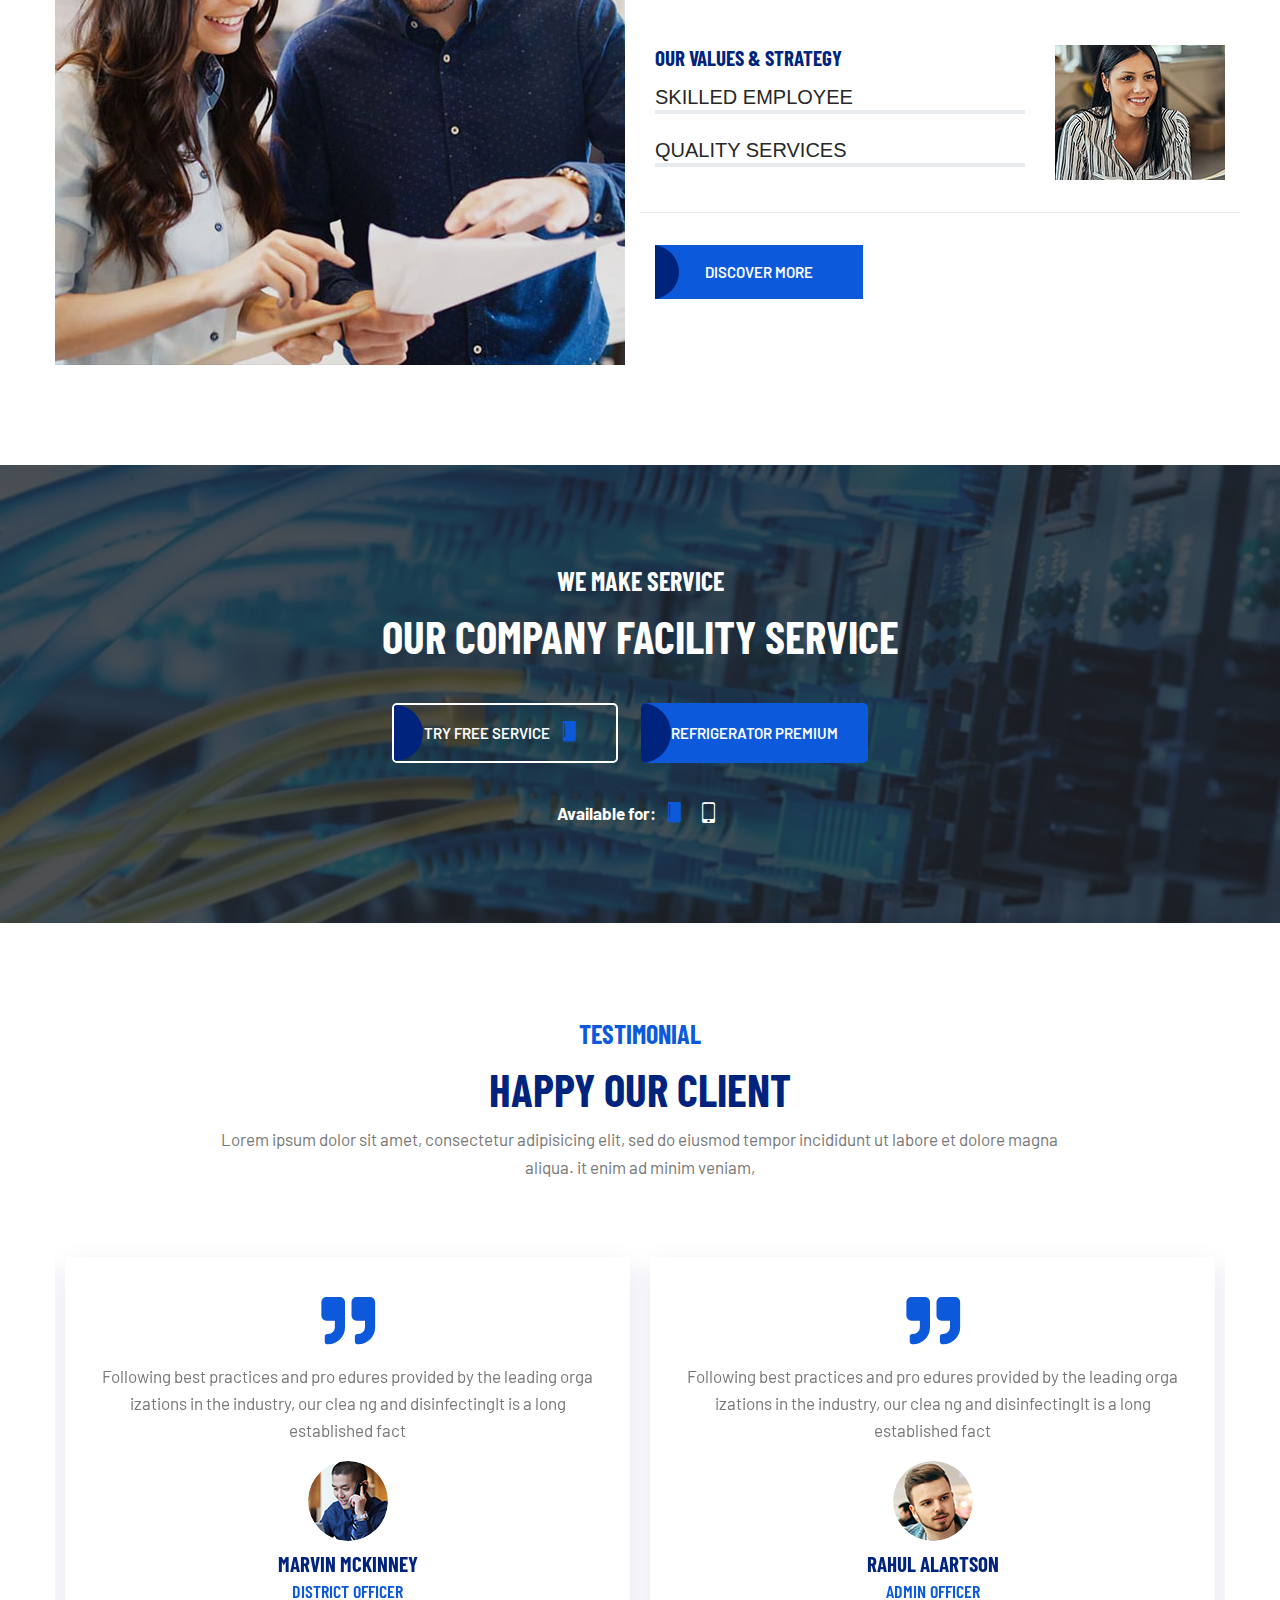
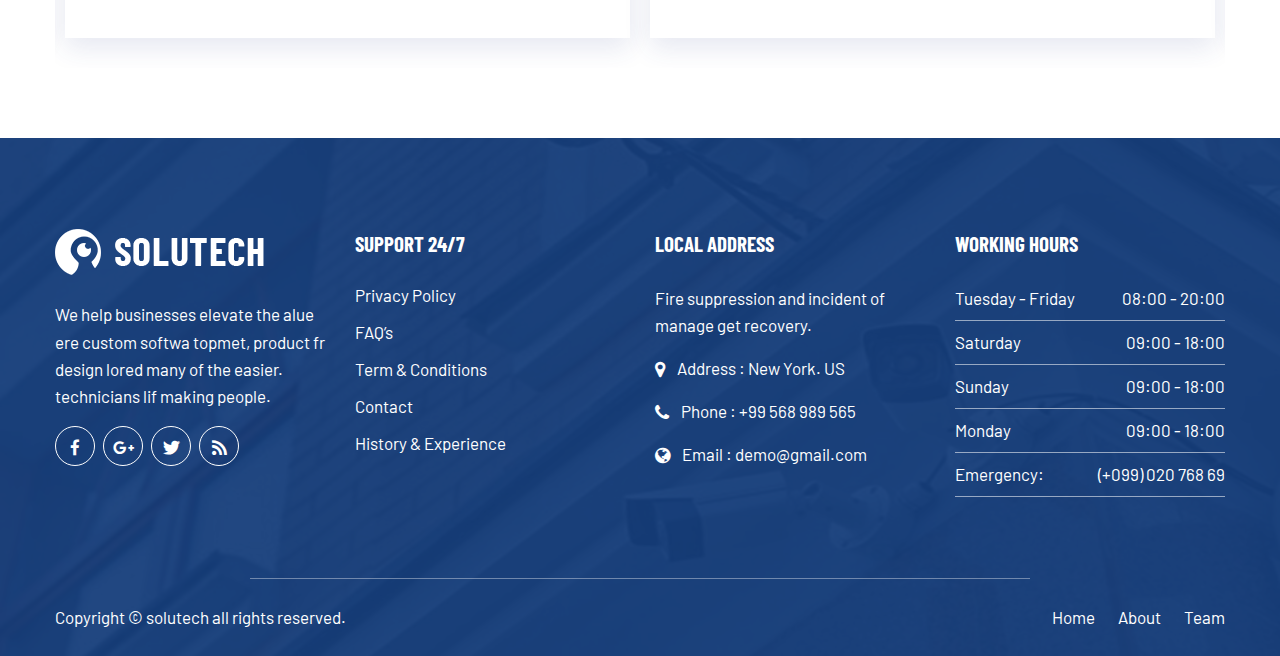
<file: installation.html>
<!DOCTYPE HTML>
<html lang="en-US">
    <head>
		<meta charset="UTF-8">
		<meta http-equiv="x-ua-compatible" content="ie=edge">
		<title>Solutech - CCTV & Security Responsive Website Template</title>
		<meta name="description" content="">
		<meta name="viewport" content="width=device-width, initial-scale=1">
		<!-- Favicon Icon -->
        <link rel="icon"  type="image/png" href="assets/images/favicon.png">		
        <link rel="stylesheet" type="text/css" href="assets/css/bootstrap.min.css"/>
        <link rel="stylesheet" type="text/css" href="venobox/venobox.css"/>
        <link rel="stylesheet" type="text/css" href="assets/css/plugin_theme_css.css"/>
        <link rel="stylesheet" type="text/css" href="assets/css/style.css"/>        
		<link rel="stylesheet" type="text/css" href="style.css"/>
		<link rel="stylesheet" type="text/css" href="assets/css/responsive.css"/>
		<!-- modernizr js -->	
        <script src="assets/js/vendor/modernizr-2.8.3.min.js"></script>		
		
    </head>
<body>
<div class="em40_header_area_main">
 	<!-- HEADER TOP AREA -->
	<div class="solutech-header-top">
		<div class="container">
			<div class="row">
				<div class="col-xs-12 col-lg-9 col-xl-9 col-md-9 col-sm-12">
					<div class="top-address text-left">
						<p>
							<span><i class="fas fa-home"></i>Ground Floor New World.</span>
							<a href="#"><i class="fas fa-phone-alt"></i>+998556778345</a>
							<a href="#"><i class="fas fa-envelope"></i>demo@example.com</a>
						</p>
					</div>
				</div>
				<!-- TOP RIGHT -->
				<div class="col-xs-12 col-lg-3 col-xl-3 col-md-3 col-sm-12 ">
					<div class="top-right-menu">
						<ul class="social-icons text-right text_m_center">
							<li><a href="#"><i class="fa fa-facebook-f"></i></a></li>
							<li><a href="#"><i class="fab fa-twitter"></i></a></li>
							<li><a href="#"><i class="fab fa-instagram"></i></a></li>
							<li><a href="#"><i class="fab fa-tumblr"></i></a></li>
							<li><a href="#"><i class="fab fa-pinterest-p"></i></a></li>								
						</ul>
					</div>
				</div>	
			</div>		
		</div>
	</div>
    <!-- END HEADER TOP AREA -->
	<div class="tx_top2_relative">
		<div class="">
			<div class="tx_relative_m">
				<div class="">  
					<div class="mainmenu_width_tx  ">
						<div class="solutech-main-menu one_page hidden-xs hidden-sm witr_h_h10">
							<div class="solutech_nav_area scroll_fixed postfix">
								<div class="container">
									<div class="row logo-left">				
										<!-- LOGO -->
										<div class="col-md-3 col-sm-3 col-xs-4">
											<div class="logo">
												<a class="main_sticky_main_l" href="index.html" title="solutech">
													<img src="assets/images/logo.png" alt="solutech">
												</a>
												<a class="main_sticky_l" href="index.html" title="solutech">
													<img src="assets/images/logo2.png" alt="solutech">
												</a>
											</div>	  
										</div>
										<div class="col-md-9 col-sm-9 col-xs-8">
											<nav class="solutech_menu main-search-menu">					
												<ul class="sub-menu">
													<li class="menu-item-has-children">
														<a href="#">Home</a>
														<ul class="sub-menu">
															<li><a href="index.html">Home Page</a></li>
															<li><a href="index-2.html">Landing Page</a></li>
															<li><a href="index-3.html">Home Banner Page</a></li>
														</ul>
													</li>
													<li><a href="about.html">About</a></li>
													<li class="menu-item-has-children">
														<a href="#">Service</a>
														<ul class="sub-menu">
															<li><a href="home-security.html">Home Security</a></li>
															<li><a href="software-development.html">Software Development</a></li>
															<li><a href="installation.html">Installation CCTV</a></li>
															<li><a href="service-details.html">Service Details</a></li>
														</ul>
													</li>
													<li class="menu-item-has-children">
														<a href="#">Pages</a>
														<ul class="sub-menu">
															<li><a href="pricing-plan.html">Pricing Plan</a></li>
															<li><a href="why-choose-us.html">Why Choose Us</a></li>	
															<li><a href="faq.html">FAQ’S</a></li>
															<li class="menu-item-has-children">
																<a href="#">Portfolio</a>
																<ul class="sub-menu">
																	<li><a href="portfolio-2column.html">Portfolio 2Column</a></li>
																	<li><a href="portfolio-3column.html">Portfolio 3Column</a></li>
																	<li><a href="portfolio-4column.html">Portfolio 4Column</a></li>
																</ul>
															</li>
															<li><a href="team.html">Team</a></li>
															<li><a href="testimonial.html">Testimonial</a></li>
														</ul>
													</li>
													<li class="menu-item-has-children">
														<a href="#">News</a>
														<ul class="sub-menu">
															<li><a href="blog.html">Blog Grid</a></li>
															<li><a href="blog-left-sidebar.html">Blog Left Sidebar</a></li>
															<li><a href="blog-right-sidebar.html">Blog Right Sidebar</a></li>
														</ul>
													</li>
													<li><a href="contact.html">Contact Us</a></li>
												</ul>
												<div class="donate-btn-header">
													<a class="dtbtn" href="#">Contact Now</a>	
												</div>
											</nav>
										</div>	
									</div>
								</div>
							</div>
						</div>
					</div>
				</div> 			
			</div>
		</div> 
	</div> 
</div> 





<!-- MOBILE MENU Logo AREA -->
<div class="mobile_logo_area hidden-md hidden-lg">
	<div class="container">
		<div class="row">
			<div class="col-sm-12">
				<div class="mobile_menu_logo text-center">
					<a href="index.html" title="solutech">
						<img src="assets/images/logo.png" alt="solutech">
					</a>		
				</div>
			</div>
		</div>
	</div>
</div>

<!-- MOBILE MENU AREA -->
<div class="home-2 mbm hidden-md hidden-lg  header_area main-menu-area">
	<div class="menu_area mobile-menu">
		<nav class="solutech_menu">						
			<ul class="sub-menu">
				<li class="menu-item-has-children">
					<a href="#">Home</a>
					<ul class="sub-menu">
						<li><a href="index.html">Home Page</a></li>
						<li><a href="index-2.html">Landing Page</a></li>
						<li><a href="index-3.html">Home Banner Page</a></li>
					</ul>
				</li>
				<li><a href="about.html">About</a></li>
				<li class="menu-item-has-children">
					<a href="#">Service</a>
					<ul class="sub-menu">
						<li><a href="home-security.html">Home Security</a></li>
						<li><a href="software-development.html">Software Development</a></li>
						<li><a href="installation.html">Installation CCTV</a></li>
						<li><a href="service-details.html">Service Details</a></li>
					</ul>
				</li>
				<li class="menu-item-has-children">
					<a href="#">Pages</a>
					<ul class="sub-menu">
						<li><a href="pricing-plan.html">Pricing Plan</a></li>
						<li><a href="why-choose-us.html">Why Choose Us</a></li>	
						<li><a href="faq.html">FAQ’S</a></li>
						<li class="menu-item-has-children">
							<a href="#">Portfolio</a>
							<ul class="sub-menu">
								<li><a href="portfolio-2column.html">Portfolio 2Column</a></li>
								<li><a href="portfolio-3column.html">Portfolio 3Column</a></li>
								<li><a href="portfolio-4column.html">Portfolio 4Column</a></li>
							</ul>
						</li>
						<li><a href="team.html">Team</a></li>
						<li><a href="testimonial.html">Testimonial</a></li>
					</ul>
				</li>
				<li class="menu-item-has-children">
					<a href="#">News</a>
					<ul class="sub-menu">
						<li><a href="blog.html">Blog Grid</a></li>
						<li><a href="blog-left-sidebar.html">Blog Left Sidebar</a></li>
						<li><a href="blog-right-sidebar.html">Blog Right Sidebar</a></li>
					</ul>
				</li>
				<li><a href="contact.html">Contact Us</a></li>
			</ul>
		</nav>	
	</div>					
</div>
<!-- END MOBILE MENU AREA  -->

<!-- breadcumb-area	 -->
<div class="breadcumb-area">
	<div class="container">				
		<div class="row">
			<div class="col-md-12 txtc  text-center ccase">
				<div class="brpt">
					<h2>Installation CCTV</h2>
				</div>
				<div class="breadcumb-inner">
					<ul>
						<li><a href="index.html">Home</a></li>
						<li><i class="fas fa-angle-right"></i></li>
						<li>Installation CCTV</li>
					</ul>						
				</div>
			</div>
		</div>
	</div>
</div>


<!-- solutech_work_area -->
<div class="solutech_work_area work_area">
	<div class="container">	
		<div class="row">
			<div class="col-lg-12">
				<div class="witr_section_title">
					<div class="witr_section_title_inner text-center">
						<h2>How We Work</h2>		
						<h3>Security Surveillance Systems</h3>		
					</div>
				</div>
			</div>
		</div>
		<div class="row work_top">
			<!-- solutech_process_01 -->
			<div class="col-lg-4 col-md-6 col-sm-12">
				<div class="witr_process all_process_color">
					<div class="witr_front_content">
						<div class="witr_process_image">
							<img src="assets/images/work-1.jpg" alt="">
							<div class="witr_back_process">
								<div class="witr_content_service">
									<h3><a href="#">Day &amp; night Wireless cams</a></h3>
									<p>We help businesses elevate their through custom service software development product design. </p>
								</div>
							</div>
							<div class="witr_process_box">
								<div class="witr_process_icon">
									<i class="fas fa-plus"></i>
								</div>
								<div class="witr_process_icon2">
									<i class="fas fa-minus"></i>				
								</div>
							</div>
						</div>
					</div>
				</div>
			</div>
			<!-- solutech_process_02 -->
			<div class="col-lg-4 col-md-6 col-sm-12">
				<div class="witr_process all_process_color">
					<div class="witr_front_content">
						<div class="witr_process_image">
							<img src="assets/images/work-2.jpg" alt="">
							<div class="witr_back_process">
								<div class="witr_content_service">
									<h3><a href="#"> venenatis felis Wireless cams</a></h3>
									<p>We help businesses elevate their through custom service software development product design. </p>
								</div>
							</div>
							<div class="witr_process_box">
								<div class="witr_process_icon">
									<i class="fas fa-plus"></i>
								</div>
								<div class="witr_process_icon2">
									<i class="fas fa-minus"></i>				
								</div>
							</div>
						</div>
					</div>
				</div>
			</div>
			<!-- solutech_process_03 -->
			<div class="col-lg-4 col-md-6 col-sm-12">
				<div class="witr_process all_process_color">
					<div class="witr_front_content">
						<div class="witr_process_image">
							<img src="assets/images/work-3.jpg" alt="">
							<div class="witr_back_process">
								<div class="witr_content_service">
									<h3><a href="#">Cras tristique purus non lacus</a></h3>
									<p>We help businesses elevate their through custom service software development product design. </p>
								</div>
							</div>
							<div class="witr_process_box">
								<div class="witr_process_icon">
									<i class="fas fa-plus"></i>
								</div>
								<div class="witr_process_icon2">
									<i class="fas fa-minus"></i>				
								</div>
							</div>
						</div>
					</div>
				</div>
			</div>
		</div>
	</div>
</div>

<!-- solutech_counter3_area -->
<div class="solutech_counter3_area">
	<div class="container counter_bg">	
		<div class="row">
			<!-- desicat_counter_01 -->
			<div class="col-lg-3 col-md-6 col-sm-12">
				<div class="witr_counter_single all_counter_color">
					<div class="witr_custom_icon">
						<i class="icofont-man-in-glasses"></i>
					</div>
					<div class="witr_counter_number_inn">
						<h3 class="counter">130</h3>				
						<span>+</span>
						<h4>Happy Customers </h4>		
					</div> 
				</div>
			</div>
			<!-- desicat_counter_02 -->
			<div class="col-lg-3 col-md-6 col-sm-12">
				<div class="witr_counter_single all_counter_color">
					<div class="witr_custom_icon">
						<i class="icofont-automation"></i>
					</div>	
					<div class="witr_counter_number_inn">
						<h3 class="counter">60</h3>				
						<span>+</span>
						<h4>Employer Solutions</h4>		
					</div> 	
				</div>
			</div>
			<!-- desicat_counter_03 -->
			<div class="col-lg-3 col-md-6 col-sm-12">
				<div class="witr_counter_single all_counter_color">
					<div class="witr_custom_icon">
						<i class="icofont-money"></i>
					</div>	
					<div class="witr_counter_number_inn">
						<h3 class="counter">30</h3>				
						<span>+</span>
						<h4>Client Coffee</h4>		
					</div> 	
				</div>
			</div>
			<!-- desicat_counter_04 -->
			<div class="col-lg-3 col-md-6 col-sm-12">
				<div class="witr_counter_single all_counter_color">
					<div class="witr_custom_icon">
						<i class="icofont-checked"></i>
					</div>	
					<div class="witr_counter_number_inn">
						<h3 class="counter">33</h3>				
						<span>+</span>
						<h4>Project Completed</h4>		
					</div> 	
				</div>
			</div>
		</div>
	</div>
</div>

<!-- solutech_serivce_area -->
<div class="solutech_serivce_area serivce_bg">
	<div class="container">	
		<div class="row">
			<div class="col-lg-12">
				<div class="witr_section_title">
					<div class="witr_section_title_inner text-center">
						<h2>Our Service</h2>		
						<h3>Industries What We Serve With You.</h3>		
					</div>
				</div>
			</div>							
		</div>
		<div class="row service_top">
			<!-- solutech_serivce_bg_01 -->
			<div class="col-lg-4 col-md-6 col-sm-12">
				<div class="all_feature_color single_feature2 text-center">            
					<div class="witr_feature2">					
						<div class="witr_fea2_icon_top">
							<i class="aprova aprova-website-1"></i>					
						</div>
						<h3><a href="#">Concierge &amp; Reception </a></h3>
						<p>Lorem ipsum dolor ame elit, sed do eiusmod tempor incididunt  </p>		
						<div class="witr_feature_btn2">
							<a class="witr_btn_all_color" href="#">Read More</a>
						</div>
						<div class="witr_feature2_icon">						
							<i class="aprova aprova-website-1"></i>	
						</div>					
					</div> 	   
				</div>
			</div>
			<!-- solutech_serivce_bg_02 -->
			<div class="col-lg-4 col-md-6 col-sm-12">
				<div class="all_feature_color single_feature2 text-center">            
					<div class="witr_feature2">					
						<div class="witr_fea2_icon_top">
							<i class="aprova aprova-landing"></i>				
						</div>
						<h3><a href="#">Mobile Patrol And  Security</a></h3>
						<p>Lorem ipsum dolor ame elit, sed do eiusmod tempor incididunt  </p>		
						<div class="witr_feature_btn2">
							<a class="witr_btn_all_color" href="#">Read More</a>
						</div>
						<div class="witr_feature2_icon">						
							<i class="aprova aprova-landing"></i>
						</div>					
					</div> 	   
				</div>
			</div>
			<!-- solutech_serivce_bg_03 -->
			<div class="col-lg-4 col-md-6 col-sm-12">
				<div class="all_feature_color single_feature2 text-center">            
					<div class="witr_feature2">					
						<div class="witr_fea2_icon_top">
							<i class="aprova aprova-analysis"></i>			
						</div>
						<h3><a href="#">Offshore Software Develop </a></h3>
						<p>Lorem ipsum dolor ame elit, sed do eiusmod tempor incididunt  </p>		
						<div class="witr_feature_btn2">
							<a class="witr_btn_all_color" href="#">Read More</a>
						</div>
						<div class="witr_feature2_icon">						
							<i class="aprova aprova-analysis"></i>
						</div>					
					</div> 	   
				</div>
			</div>
			<!-- solutech_serivce_bg_04 -->
			<div class="col-lg-4 col-md-6 col-sm-12">
				<div class="all_feature_color single_feature2 text-center">            
					<div class="witr_feature2">					
						<div class="witr_fea2_icon_top">
							<i class="aprova aprova-bitcoin-1"></i>			
						</div>
						<h3><a href="#">Security Management Service</a></h3>
						<p>Lorem ipsum dolor ame elit, sed do eiusmod tempor incididunt  </p>		
						<div class="witr_feature_btn2">
							<a class="witr_btn_all_color" href="#">Read More</a>
						</div>
						<div class="witr_feature2_icon">						
							<i class="aprova aprova-bitcoin-1"></i>
						</div>					
					</div> 	   
				</div>
			</div>
			<!-- solutech_serivce_bg_05 -->
			<div class="col-lg-4 col-md-6 col-sm-12">
				<div class="all_feature_color single_feature2 text-center">            
					<div class="witr_feature2">					
						<div class="witr_fea2_icon_top">
							<i class="aprova aprova-startup"></i>				
						</div>
						<h3><a href="#">Mobile Patrol And Security</a></h3>
						<p>Lorem ipsum dolor ame elit, sed do eiusmod tempor incididunt  </p>		
						<div class="witr_feature_btn2">
							<a class="witr_btn_all_color" href="#">Read More</a>
						</div>
						<div class="witr_feature2_icon">						
							<i class="aprova aprova-startup"></i>
						</div>					
					</div> 	   
				</div>
			</div>
			<!-- solutech_serivce_bg_06 -->
			<div class="col-lg-4 col-md-6 col-sm-12">
				<div class="all_feature_color single_feature2 text-center">            
					<div class="witr_feature2">					
						<div class="witr_fea2_icon_top">
							<i class="aprova aprova-bitcoin-6"></i>					
						</div>
						<h3><a href="#">Offshore Software Develop</a></h3>
						<p>Lorem ipsum dolor ame elit, sed do eiusmod tempor incididunt  </p>		
						<div class="witr_feature_btn2">
							<a class="witr_btn_all_color" href="#">Read More</a>
						</div>
						<div class="witr_feature2_icon">						
							<i class="aprova aprova-bitcoin-6"></i>
						</div>					
					</div> 	   
				</div>
			</div>
		</div>
	</div>
</div>

<!-- solutech_team2_area -->
<div class="solutech_team2_area">
	<div class="container">	
		<div class="row">
			<div class="col-lg-12">
				<div class="witr_section_title">
					<div class="witr_section_title_inner text-center">
						<h2>OUR MEMBER</h2>		
						<h3>WHAT DO YOU WANT TO</h3>		
						<h1>LEARN TODAY ?</h1>		
					</div>
				</div>
			</div>
		</div>
		<div class="row team_top">
			<!-- solutech_team_01 -->
			<div class="col-lg-4 col-md-6 col-sm-12">
				<div class="em-team all_color_team ">
					<div class="em-team-one">	
						<div class="em-team-content-image-inner">	
							<div class="em-team-content-image">
								<img src="assets/images/team-01.jpg" alt="">
							</div>	
						</div>
						<div class="em-team-content-waraper all_content_bg_color">
							<div class="em-team-content-title-inner">
								<div class="em-content-title">
									<h5><a href="#">EDWARD SMITH </a></h5>
								</div>
							</div>
							<div class="em-team-content-subtitle-inner">
								<div class="em-content-subtitle">
									<span>DIRECTOR</span>
								</div>
							</div>
							<div class="em-team-content-socials-inner">
								<div class="em-team-content-socials all_team_s_color">			
									<a href="#"><i class="fa fa-facebook-f"></i></a>		
									<a href="#"><i class="fab fa-twitter"></i></a>		
									<a href="#"><i class="fab fa-tumblr"></i></a>		
									<a href="#"><i class="fab fa-vimeo-v"></i></a>		
								</div>
							</div>							
						</div>
					</div>
				</div>
			</div>
			<!-- solutech_team_02 -->
			<div class="col-lg-4 col-md-6 col-sm-12">
				<div class="em-team all_color_team ">
					<div class="em-team-one">	
						<div class="em-team-content-image-inner">	
							<div class="em-team-content-image">
								<img src="assets/images/team-02.jpg" alt="">
							</div>	
						</div>
						<div class="em-team-content-waraper all_content_bg_color">
							<div class="em-team-content-title-inner">
								<div class="em-content-title">
									<h5><a href="#">RUBEL SMITH</a></h5>
								</div>
							</div>
							<div class="em-team-content-subtitle-inner">
								<div class="em-content-subtitle">
									<span>MANAGER</span>
								</div>
							</div>
							<div class="em-team-content-socials-inner">
								<div class="em-team-content-socials all_team_s_color">			
									<a href="#"><i class="fa fa-facebook-f"></i></a>		
									<a href="#"><i class="fab fa-twitter"></i></a>		
									<a href="#"><i class="fab fa-tumblr"></i></a>		
									<a href="#"><i class="fab fa-vimeo-v"></i></a>		
								</div>
							</div>							
						</div>
					</div>
				</div>
			</div>
			<!-- solutech_team_03 -->
			<div class="col-lg-4 col-md-6 col-sm-12">
				<div class="em-team all_color_team ">
					<div class="em-team-one">	
						<div class="em-team-content-image-inner">	
							<div class="em-team-content-image">
								<img src="assets/images/team-03.jpg" alt="">
							</div>	
						</div>
						<div class="em-team-content-waraper all_content_bg_color">
							<div class="em-team-content-title-inner">
								<div class="em-content-title">
									<h5><a href="#">ANDORSON</a></h5>
								</div>
							</div>
							<div class="em-team-content-subtitle-inner">
								<div class="em-content-subtitle">
									<span>MARKETING</span>
								</div>
							</div>
							<div class="em-team-content-socials-inner">
								<div class="em-team-content-socials all_team_s_color">			
									<a href="#"><i class="fa fa-facebook-f"></i></a>		
									<a href="#"><i class="fab fa-twitter"></i></a>		
									<a href="#"><i class="fab fa-tumblr"></i></a>		
									<a href="#"><i class="fab fa-vimeo-v"></i></a>		
								</div>
							</div>							
						</div>
					</div>
				</div>
			</div>
		</div>
	</div>
</div>


<!-- witr_swiper_area -->
<div class="witr_swiper_area swiper2">
	<div class="swiper-container witr_active_id6">
		<div class="swiper-wrapper">
			<div class="swiper-slide d1 t1 m1 witr_swiper_height swiper-slide-active" style="background-image: url(assets/images/p3.jpg);">
				<div class="witr_sw_text_area text-center">
					<div class="witr_swiper_content ">
						<h2>“Some of the History of Our Company is that we are </h2>
						<h3>Catching up through Video”</h3>
						<p>But there is no way to get worthwhile results without cooperation and trust between a client company.</p>
						<!-- btn gradient style -->
						<div class="slider_btn">
							<div class="witr_btn_style">
								<div class="witr_btn_sinner">
									<a class="witr_btn" href="#">MORE SERVICE</a>
									<a class="witr_btn active recpwit" href="#">CONTACT NOW</a>
								</div>
							</div>
						</div>
					</div>
					<div class="slider_vd_icon">
						<div class="slider_vd_icon_inner">
							<a class="tx_svd_icon recpwit video-popup video-vemo-icon venobox vbox-item" data-vbtype="youtube" data-autoplay="true" href="https://youtu.be/BS4TUd7FJSg"><i class="fas fa-play"></i></a>
						</div>
					</div>
				</div>
			</div>
		</div>
	</div>
</div>


<div class="solutech_about_area choose">
	<div class="container">	
		<div class="row about">
			<div class="col-lg-6 col-md-12 col-sm-12">
				<div class="single_image_area">
					<div class="single_image ">
						<img src="assets/images/choose.jpg" alt="">
					</div>
				</div>
			</div>
			<div class="col-lg-6 col-md-12 col-sm-12">
				<div class="witr_section_title">
					<div class="witr_section_title_inner text-left">
						<h2>OUR TECHNOLOGY</h2>		
						<h3>Top Software Development Technology</h3>		
						<p>Design of choice for many of the world’s leading enterprises technology challengers. We help businesses elevate the alue ere is custom software development, product design lored. </p>
					</div>
				</div>
				<div class="row border_b">
					<div class="col-lg-8 col-md-7 col-sm-12">
						<div class="choose_title">
							<h2>OUR VALUES &amp; STRATEGY</h2>	
						</div>
						<div class="witr_single_progress">
							<div class="witr_title2">
								<span class="witr_label">SKILLED EMPLOYEE </span>	
							</div>		
							<div class="progress witr_progress-style2">
								<div class="progress-bar wow fadeInLeft " data-wow-duration="1.5s" data-wow-delay="0.2s" style="width: 75%;">
									<span class="witr_percent">75%</span>					
								</div>
							</div>				
						</div>
						<div class="witr_single_progress">
							<div class="witr_title2">
								<span class="witr_label">QUALITY SERVICES </span>	
							</div>		
							<div class="progress witr_progress-style2">
								<div class="progress-bar wow fadeInLeft" data-wow-duration="1.5s" data-wow-delay="0.2s" style="width: 80%;">
									<span class="witr_percent">80%</span>					
								</div>
							</div>				
						</div>
					</div>
					<div class="col-lg-4 col-md-5 col-sm-12">
						<div class="choose_sub_thumb">
							<img src="assets/images/choose-2.jpg" alt="">
						</div>
					</div>
				</div>
				<div class="witr_button_area button2">
					<div class="witr_btn_style mr">
						<div class="witr_btn_sinner">	
							<a href="#" class="witr_btn">Discover More</a>
						</div>						
					</div>
				</div>
			</div>
		</div>
	</div>
</div>


<!-- solutech_make_service_area -->
<div class="solutech_make_service_area make_service2">
	<div class="container">	
		<div class="row">
			<div class="col-lg-12">
				<div class="witr_section_title white">
					<div class="witr_section_title_inner text-center">
						<h2>WE MAKE SERVICE</h2>		
						<h3>Our Company facility Service</h3>		
					</div>
				</div>
				<div class="witr_classic_button_area">
					<!-- btn default style -->
					<div class="witr_btn_style mr tx_op">
						<div class="witr_btn_sinner">	
							<a href="#" class="witr_bbtn bbtn1">Try Free Service			
								<span class="btn_w a_active">
									<i class="icofont-refrigerator"></i>
								</span>
							</a>
							<a href="#" class="witr_btn">Refrigerator Premium</a>
						</div>						
					</div>
					<!-- btn default style -->
					<div class="witr_btn_style mr  btn_none tx_cl">
						<div class="witr_btn_sinner">	
							<a href="#" class="witr_bbtn bbtn1">Phone Premium	
								<span class="btn_c">
									<i class="icofont-ui-touch-phone"></i>
								</span>									
							</a>
							<a href="#" class="witr_btn">Metal Premium</a>
						</div>						
					</div>
					<div class="btn_sh_area">
						<p>Available for:											
							<span class="btn_w a_active">
								<i class="icofont-refrigerator"></i>
							</span>
							<span class="btn_c">
								<i class="icofont-ui-touch-phone"></i>
							</span>					
						</p>
					</div>
				</div>
			</div>
		</div>
	</div>
</div>


<!-- solutech_testimonial_area -->
<div class="solutech_testimonial2_area testi_page">			
	<div class="container">
		<div class="row">
			<div class="col-lg-12">
				<div class="witr_section_title">
					<div class="witr_section_title_inner text-center">
						<h2>TESTIMONIAL</h2>		
						<h3>Happy Our Client </h3>		
						<p>Lorem ipsum dolor sit amet, consectetur adipisicing elit, sed do eiusmod tempor incididunt ut labore et dolore magna aliqua. it enim ad minim veniam, </p>		
					</div>
				</div>
			</div>	
		</div>	
		<div class="carso_id1 tshover witr_testi_s10 testi2_top">
			<div class="witr_testi_itemt testi-width all_color_testimonial">	
				<div class="em_single_testimonial">
					<div class="test_q_icon">
						<i class="fas fa-quote-right"></i>
					</div>
					<div class="em_testi_content">
						<div class="em_testi_text">
							<p>Following best practices and pro edures provided by the leading orga izations in the industry, our clea ng and disinfectingIt is a long established fact</p>
						</div>
					</div>								
					<div class="em_test_thumb test-part">
						<img src="assets/images/testimonial1.png"  alt="">	
					</div>
					<div class="em_testi_title">
						<h2>Marvin McKinney <span>District Officer</span></h2>										
					</div>
				</div>										
			</div>
			<!-- solutech_testimonial_02 -->
			<div class="witr_testi_itemt testi-width all_color_testimonial">	
				<div class="em_single_testimonial">
					<div class="test_q_icon">
						<i class="fas fa-quote-right"></i>
					</div>
					<div class="em_testi_content">
						<div class="em_testi_text">
							<p>Following best practices and pro edures provided by the leading orga izations in the industry, our clea ng and disinfectingIt is a long established fact</p>
						</div>
					</div>								
					<div class="em_test_thumb test-part">
						<img src="assets/images/testimonial2.png"  alt="">	
					</div>
					<div class="em_testi_title">
						<h2>Rahul Alartson <span>Admin Officer</span></h2>											
					</div>
				</div>										
			</div>
			<!-- solutech_testimonial_03 -->
			<div class="witr_testi_itemt testi-width all_color_testimonial">	
				<div class="em_single_testimonial">
					<div class="test_q_icon">
						<i class="fas fa-quote-right"></i>
					</div>
					<div class="em_testi_content">
						<div class="em_testi_text">
							<p>Following best practices and pro edures provided by the leading orga izations in the industry, our clea ng and disinfectingIt is a long established fact</p>
						</div>
					</div>								
					<div class="em_test_thumb test-part">
						<img src="assets/images/testimonial3.png"  alt="">	
					</div>
					<div class="em_testi_title">
						<h2>Zonson Amplilian <span>Co- Of Officer</span></h2>									
					</div>
				</div>										
			</div>
		</div>
	</div>
</div>

	
<!-- witrfm_footer_area -->
<div class="witrfm_area">
	<div class="footer-middle">  
		<div class="container">
			<div class="row">
				<div class=" col-lg-3 col-md-6 col-sm-12">
					<div class="widget widget_solutech_description_widget">				
						<div class="solutech-description-area">
							<a href="#"><img src="assets/images/logo2.png" alt=""></a>
							<p>We help businesses elevate the alue ere custom softwa topmet, product fr design lored many of the easier. technicians lif making people.</p>
							<div class="social-icons">
								<a href="#"><i class="fa fa-facebook-f"></i></a>
								<a href="#"><i class="fab fa-google-plus-g"></i></a>
								<a href="#"><i class="fab fa-twitter"></i></a>
								<a href="#"><i class="fas fa-rss"></i></a>
							</div>
						</div>
					</div>
				</div>
				<div class=" col-lg-3 col-md-6 col-sm-12">
					<div class="widget widget_nav_menu">
						<h2 class="widget-title">Support 24/7</h2>
						<ul class="menu">
							<li><a href="#">Privacy Policy</a></li>
							<li><a href="#">FAQ’s</a></li>
							<li><a href="#">Term & Conditions</a></li>
							<li><a href="#">Contact</a></li>
							<li><a href="#">History & Experience</a></li>
						</ul>
					</div>
				</div>
				<div class="col-lg-3 col-md-6 col-sm-12">
					<div class="widget about_us">
						<h2 class="widget-title">Local Address</h2>
						<div class="about-footer">
							<div class="footer-widget address">
								<div class="footer-logo">
									<p>Fire suppression and incident of manage get recovery.</p>
								</div>
								<div class="footer-address">
									<div class="footer_s_inner"> 
										<div class="footer-sociala-icon">
											<i class="fa fa-map-marker"></i>
										</div>									
										<div class="footer-sociala-info">				
											<p>Address : New York. US</p>
										</div> 
									</div> 
									<div class="footer_s_inner"> 
										<div class="footer-sociala-icon">
											<i class="fa fa-phone"></i>
										</div> 									
										<div class="footer-sociala-info">   
												<p>Phone : +99 568 989 565</p>
										</div>
									</div>
									<div class="footer_s_inner"> 
										<div class="footer-sociala-icon"> 
											<i class="fa fa-globe"></i>
										</div> 
										<div class="footer-sociala-info">  
											<p>Email : demo@gmail.com</p>									
										</div>
									</div>
								</div>
							</div>
						</div>	
					</div>
				</div>
				<div class="col-sm-12 col-md-6  col-lg-3 last">
					<div class="widget_text widget widget_custom_html">
						<h2 class="widget-title">Working Hours</h2>
						<div class="textwidget custom-html-widget">
							<div class="witr_table">
								<div class="witr_sub_table">
									<span>Tuesday - Friday</span>
									<span>08:00 - 20:00</span>
								</div>
								<div class="witr_sub_table">	
									<span>Saturday</span>
									<span>09:00 - 18:00</span>
								</div>		
								<div class="witr_sub_table">		
									<span>Sunday</span>
									<span>09:00 - 18:00</span>
								</div>
								<div class="witr_sub_table">		
									<span>Monday</span>
									<span>09:00 - 18:00</span>
								</div>
								<div class="witr_sub_table">		
									<span>Emergency:</span>
									<span> (+099) 020 768 69</span>
								</div>
							</div>
						</div>
					</div>				
				</div>
			</div>	
		</div>	
	</div>	
	<div class="footer-bottom">
		<div class="container">
			<div class="row">
				<div class="col-lg-6 col-md-6  col-sm-12">
					<div class="copy-right-text">
						<p>Copyright &copy; solutech all rights reserved.</p>
					</div>
				</div>
				<div class="col-lg-6 col-md-6  col-sm-12">				
					<div class="footer-menu">
						<ul class="text-right">
							<li><a href="#">Home</a></li>
							<li><a href="#">About</a></li>
							<li><a href="#">Team</a></li>
						</ul> 				
					</div>
				</div>
			</div>
		</div>
	</div>
</div>
			



        <!-- Include All JS -->
        <script src="assets/js/vendor/jquery-3.5.1.min.js"></script>
        <script src="assets/js/bootstrap.min.js"></script>
        <script src="assets/js/isotope.pkgd.min.js"></script>
        <script src="assets/js/owl.carousel.min.js"></script>
        <script src="assets/js/jquery.nivo.slider.pack.js"></script>
        <script src="assets/js/slick.min.js"></script>
        <script src="assets/js/imagesloaded.pkgd.min.js"></script>
        <script src="venobox/venobox.min.js"></script>
        <script src="assets/js/jquery.appear.js"></script>
        <script src="assets/js/jquery.knob.js"></script>
        <script src="assets/js/BeerSlider.js"></script>
        <script src="assets/js/theme-pluginjs.js"></script>
        <script src="assets/js/jquery.meanmenu.js"></script>
        <script src="assets/js/ajax-mail.js"></script>		
        <script src="assets/js/theme.js"></script>
	
	</body>
</html>
</file>
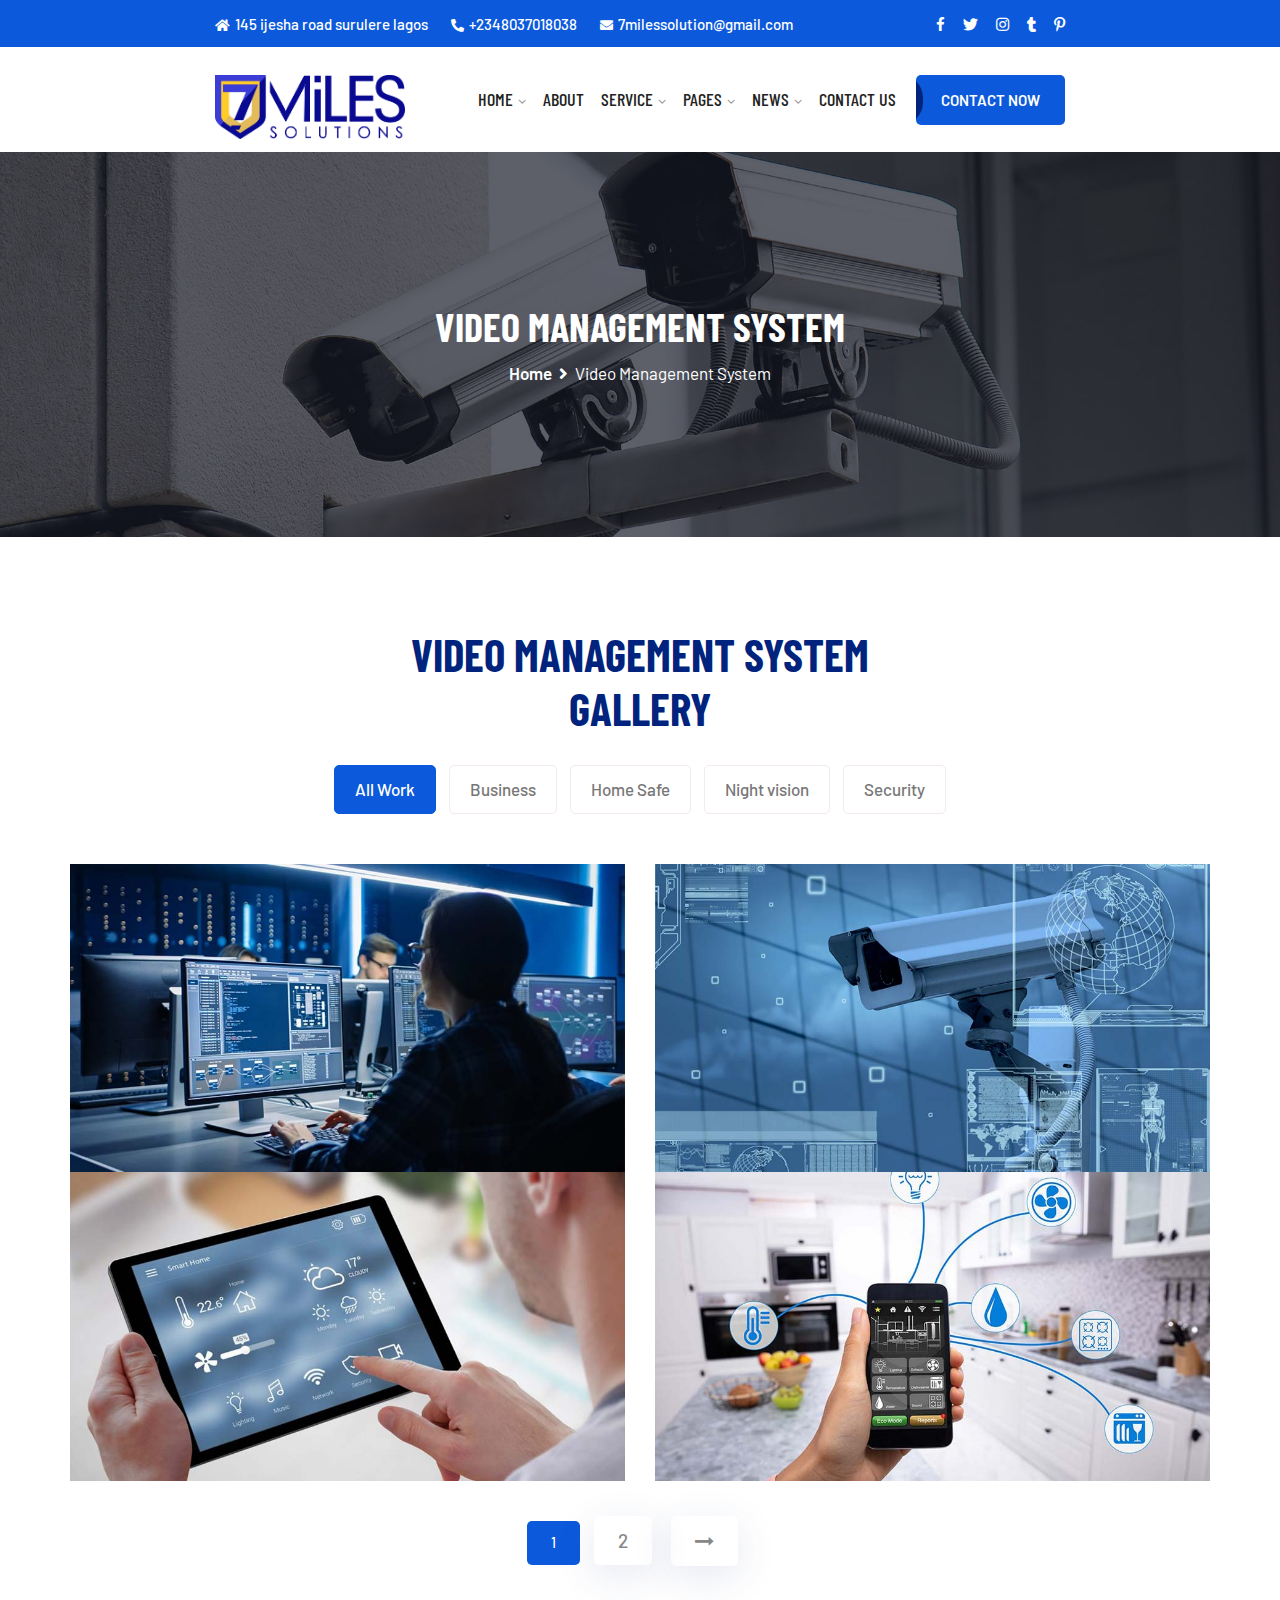
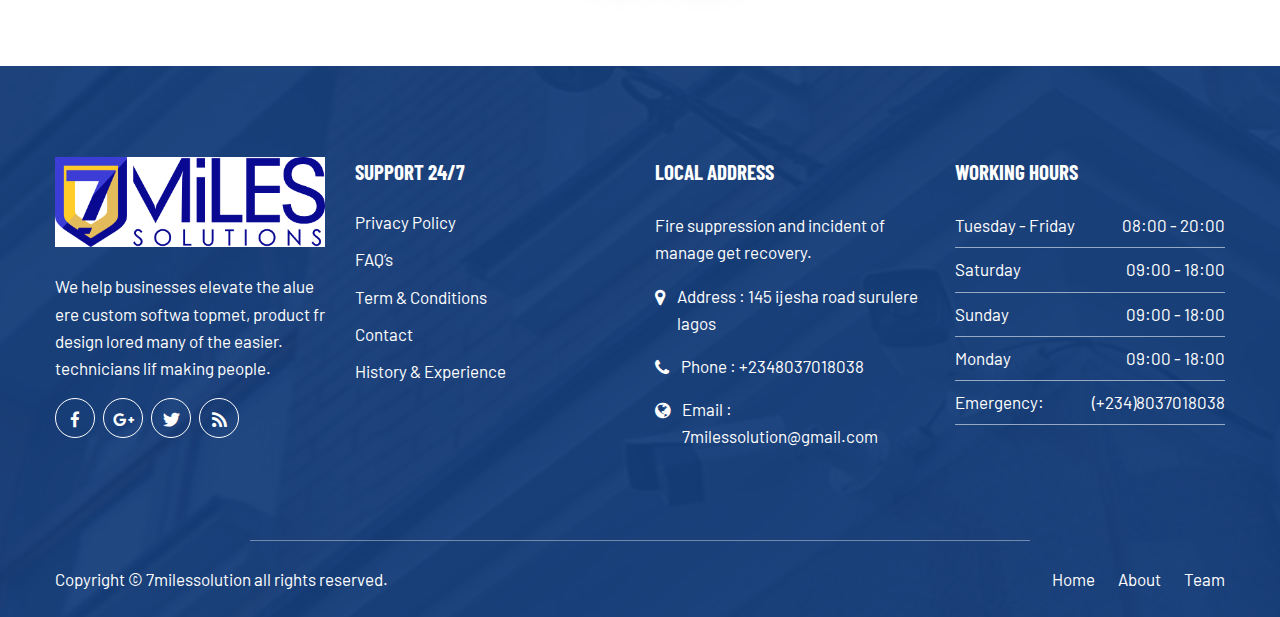
<file: portfolio-2column.html>
<!DOCTYPE HTML>
<html lang="en-US">
    <head>
		<meta charset="UTF-8">
		<meta http-equiv="x-ua-compatible" content="ie=edge">
		<title>7milessolution - CCTV & Security </title>
		<meta name="description" content="">
		<meta name="viewport" content="width=device-width, initial-scale=1">
		<!-- Favicon Icon -->
        <link rel="icon"  type="image/png" href="assets/images/favicon.png">		
        <link rel="stylesheet" type="text/css" href="assets/css/bootstrap.min.css"/>
        <link rel="stylesheet" type="text/css" href="venobox/venobox.css"/>
        <link rel="stylesheet" type="text/css" href="assets/css/plugin_theme_css.css"/>
        <link rel="stylesheet" type="text/css" href="assets/css/style.css"/>        
		<link rel="stylesheet" type="text/css" href="style.css"/>
		<link rel="stylesheet" type="text/css" href="assets/css/responsive.css"/>
		<!-- modernizr js -->	
        <script src="assets/js/vendor/modernizr-2.8.3.min.js"></script>		
		
    </head>
<body>
<div class="em40_header_area_main">
 	<!-- HEADER TOP AREA -->
	<div class="solutech-header-top">
		<div class="container">
			<div class="row">
				<div class="col-xs-12 col-lg-9 col-xl-9 col-md-9 col-sm-12">
					<div class="top-address text-left">
						<p>
							<span><i class="fas fa-home"></i>145 ijesha road surulere lagos</span>
							<a href="#"><i class="fas fa-phone-alt"></i>+2348037018038</a>
							<a href="#"><i class="fas fa-envelope"></i>7milessolution@gmail.com</a>
						</p>
					</div>
				</div>
				<!-- TOP RIGHT -->
				<div class="col-xs-12 col-lg-3 col-xl-3 col-md-3 col-sm-12 ">
					<div class="top-right-menu">
						<ul class="social-icons text-right text_m_center">
							<li><a href="#"><i class="fa fa-facebook-f"></i></a></li>
							<li><a href="#"><i class="fab fa-twitter"></i></a></li>
							<li><a href="#"><i class="fab fa-instagram"></i></a></li>
							<li><a href="#"><i class="fab fa-tumblr"></i></a></li>
							<li><a href="#"><i class="fab fa-pinterest-p"></i></a></li>								
						</ul>
					</div>
				</div>	
			</div>		
		</div>
	</div>
    <!-- END HEADER TOP AREA -->
	<div class="tx_top2_relative">
		<div class="">
			<div class="tx_relative_m">
				<div class="">  
					<div class="mainmenu_width_tx  ">
						<div class="solutech-main-menu one_page hidden-xs hidden-sm witr_h_h10">
							<div class="solutech_nav_area scroll_fixed postfix">
								<div class="container">
									<div class="row logo-left">				
										<!-- LOGO -->
										<div class="col-md-3 col-sm-3 col-xs-4">
											<div class="logo">
												<a class="main_sticky_main_l" href="index.html" title="solutech">
													<img src="assets/images/7 Miles 2.png" alt="solutech">
												</a>
												<a class="main_sticky_l" href="index.html" title="solutech">
													<img src="assets/images/7 Miles 2.png" alt="solutech">
												</a>
											</div>	  
										</div>
										<div class="col-md-9 col-sm-9 col-xs-8">
											<nav class="solutech_menu main-search-menu">					
												<ul class="sub-menu">
													<li class="menu-item-has-children">
														<a href="#">Home</a>
														<ul class="sub-menu">
															<li><a href="index.html">Explore</a></li>
															<li><a href="index-2.html">Bird eye</a></li>
															<li><a href="index-3.html">view</a></li>
														</ul>
													</li>
													<li><a href="about.html">About</a></li>
													<li class="menu-item-has-children">
														<a href="#">Service</a>
														<ul class="sub-menu">
															<li><a href="home-security.html">Security Solution</a></li>
															<li><a href="software-development.html">Software Development</a></li>
															<li><a href="installation.html">Software Developmt & Analysis</a></li>
															<li><a href="service-details.html">Online & Onsite Training</a></li>
														</ul>
													</li>
													<li class="menu-item-has-children">
														<a href="#">Pages</a>
														<ul class="sub-menu">
															<li><a href="pricing-plan.html">Pricing Plan</a></li>
															<li><a href="why-choose-us.html">Why Choose Us</a></li>	
															<li><a href="faq.html">FAQ’S</a></li>
															<li class="menu-item-has-children">
																<a href="#">Portfolio</a>
																<ul class="sub-menu">
																	<li><a href="portfolio-2column.html">Video Management System</a></li>
																	<li><a href="portfolio-3column.html">Portfolio 3Column</a></li>
																	<li><a href="portfolio-4column.html">Portfolio 4Column</a></li>
																</ul>
															</li>
															<li><a href="team.html">Team</a></li>
															<li><a href="testimonial.html">Testimonial</a></li>
														</ul>
													</li>
													<li class="menu-item-has-children">
														<a href="#">News</a>
														<ul class="sub-menu">
															<li><a href="blog.html">Blog Grid</a></li>
															<li><a href="blog-left-sidebar.html">Blog Left Sidebar</a></li>
															<li><a href="blog-right-sidebar.html">Blog Right Sidebar</a></li>
														</ul>
													</li>
													<li><a href="contact.html">Contact Us</a></li>
												</ul>
												<div class="donate-btn-header">
													<a class="dtbtn" href="#">Contact Now</a>	
												</div>
											</nav>
										</div>	
									</div>
								</div>
							</div>
						</div>
					</div>
				</div> 			
			</div>
		</div> 
	</div> 
</div> 





<!-- MOBILE MENU Logo AREA -->
<div class="mobile_logo_area hidden-md hidden-lg">
	<div class="container">
		<div class="row">
			<div class="col-sm-12">
				<div class="mobile_menu_logo text-center">
					<a href="index.html" title="solutech">
						<img src="assets/images/logo.png" alt="solutech">
					</a>		
				</div>
			</div>
		</div>
	</div>
</div>

<!-- MOBILE MENU AREA -->
<div class="home-2 mbm hidden-md hidden-lg  header_area main-menu-area">
	<div class="menu_area mobile-menu">
		<nav class="solutech_menu">						
			<ul class="sub-menu">
				<li class="menu-item-has-children">
					<a href="#">Home</a>
					<ul class="sub-menu">
						<li><a href="index.html">Home Page</a></li>
						<li><a href="index-2.html">Landing Page</a></li>
						<li><a href="index-3.html">Home Banner Page</a></li>
					</ul>
				</li>
				<li><a href="about.html">About</a></li>
				<li class="menu-item-has-children">
					<a href="#">Service</a>
					<ul class="sub-menu">
						<li><a href="home-security.html">Home Security</a></li>
						<li><a href="software-development.html">Software Development</a></li>
						<li><a href="installation.html">Installation CCTV</a></li>
						<li><a href="service-details.html">Service Details</a></li>
					</ul>
				</li>
				<li class="menu-item-has-children">
					<a href="#">Pages</a>
					<ul class="sub-menu">
						<li><a href="pricing-plan.html">Pricing Plan</a></li>
						<li><a href="why-choose-us.html">Why Choose Us</a></li>	
						<li><a href="faq.html">FAQ’S</a></li>
						<li class="menu-item-has-children">
							<a href="#">Portfolio</a>
							<ul class="sub-menu">
								<li><a href="portfolio-2column.html">Video Management system</a></li>
								<li><a href="portfolio-3column.html">Portfolio 3Column</a></li>
								<li><a href="portfolio-4column.html">Portfolio 4Column</a></li>
							</ul>
						</li>
						<li><a href="team.html">Team</a></li>
						<li><a href="testimonial.html">Testimonial</a></li>
					</ul>
				</li>
				<li class="menu-item-has-children">
					<a href="#">News</a>
					<ul class="sub-menu">
						<li><a href="blog.html">Blog Grid</a></li>
						<li><a href="blog-left-sidebar.html">Blog Left Sidebar</a></li>
						<li><a href="blog-right-sidebar.html">Blog Right Sidebar</a></li>
					</ul>
				</li>
				<li><a href="contact.html">Contact Us</a></li>
			</ul>
		</nav>	
	</div>					
</div>
<!-- END MOBILE MENU AREA  -->


<!-- breadcumb-area -->
<div class="breadcumb-area">
	<div class="container">				
		<div class="row">
			<div class="col-md-12 txtc  text-center ccase">
				<div class="brpt">
					<h2>Video Management System</h2>
				</div>
				<div class="breadcumb-inner">
					<ul>
						<li><a href="index.html">Home</a></li>
						<li><i class="fas fa-angle-right"></i></li>
						<li>Video Management System</li>
					</ul>						
				</div>
			</div>
		</div>
	</div>
</div>


<!-- wirr_project_area -->
<div class="wirr_project_area">
	<div class="container">
		<div class="row">
			<div class="col-md-12">
				<div class="witr_section_title">
					<div class="witr_section_title_inner text-center">
						<h3>video management system</h3>		
						<h1>Gallery</h1>		
					</div>
				</div>
			</div>
		</div>
		<div class="row">
			<div class="col-md-12">
				<div class="clearfix kicuakta">
					<div class="portfolio_nav  wittr_pfilter_menu">
						<ul id="filter" class="filter_menu ">
							<li class="current_menu_item" data-filter="*">All Work</li>
							<li data-filter=".business">Business</li>
							<li data-filter=".home-safe">Home Safe</li>
							<li data-filter=".night-vision">Night vision</li>
							<li data-filter=".security">Security</li>
						</ul>
					</div>
				</div>
				<div class=" em_load pstyle_1 em_port_container">					
					<div class="prot_wrap row">
						<div class="col-lg-6  grid-item col-md-6 col-sm-12 home-safe  witr_all_mb_30">
							<div class="single_protfolio" >
								<div class="prot_thumb">
									<img src="assets/images/solutech-port1.jpg" alt="" >							
									<div class="prot_content em_port_content ">
										<div class="prot_content_inner">
											<div class="picon">
												<a class="portfolio-icon venobox vbox-item" data-gall="myportfolio" href="assets/images/solutech-port1.jpg"><i class="fas fa-arrows-alt"></i></a>
											</div>
											<div class="porttitle_inner">
												<h3><a href="single-portfolio.html">Home View</a></h3>
												<p><span class="category-item-p">Home Safe</span></p>
											</div>
										</div>	
									</div>		
								</div>				
							</div>
						</div>
						<!-- single_portfolio_02 -->
						<div class="col-lg-6  grid-item col-md-6 col-sm-12 business  witr_all_mb_30">
							<div class="single_protfolio" >
								<div class="prot_thumb">
									<img src="assets/images/solutech-port2.jpg" alt="" >							
									<div class="prot_content em_port_content ">
										<div class="prot_content_inner">
											<div class="picon">
												<a class="portfolio-icon venobox vbox-item" data-gall="myportfolio" href="assets/images/solutech-port2.jpg"><i class="fas fa-arrows-alt"></i></a>
											</div>
											<div class="porttitle_inner">
												<h3><a href="single-portfolio.html">Business Security</a></h3>
												<p><span class="category-item-p">Business</span></p>
											</div>
										</div>	
									</div>		
								</div>				
							</div>
						</div>
						<!-- single_portfolio_03-->
						<div class="col-lg-6  grid-item col-md-6 col-sm-12 security  witr_all_mb_30">
							<div class="single_protfolio" >
								<div class="prot_thumb">
									<img src="assets/images/solutech-port3.jpg" alt="" >							
									<div class="prot_content em_port_content ">
										<div class="prot_content_inner">
											<div class="picon">
												<a class="portfolio-icon venobox vbox-item" data-gall="myportfolio" href="assets/images/solutech-port3.jpg"><i class="fas fa-arrows-alt"></i></a>
											</div>
											<div class="porttitle_inner">
												<h3><a href="single-portfolio.html">Smart Home Seecurity</a></h3>
												<p><span class="category-item-p">Security</span></p>
											</div>
										</div>	
									</div>		
								</div>				
							</div>
						</div>
						<!-- single_portfolio_04-->
						<div class="col-lg-6  grid-item col-md-6 col-sm-12 night-vision  witr_all_mb_30">
							<div class="single_protfolio" >
								<div class="prot_thumb">
									<img src="assets/images/solutech-port4.jpg" alt="" >							
									<div class="prot_content em_port_content ">
										<div class="prot_content_inner">
											<div class="picon">
												<a class="portfolio-icon venobox vbox-item" data-gall="myportfolio" href="assets/images/solutech-port4.jpg"><i class="fas fa-arrows-alt"></i></a>
											</div>
											<div class="porttitle_inner">
												<h3><a href="single-portfolio.html">Mobile Remote View</a></h3>
												<p><span class="category-item-p">Night vision</span></p>
											</div>
										</div>	
									</div>		
								</div>				
							</div>
						</div>
					</div>
				</div>
			</div>	
		</div>
		<!-- START PAGINATION -->
		<div class="row">
			<div class="col-md-12">					
				<div class="paginations">
					<ul class='page-numbers'>
						<li><span aria-current='page' class='page-numbers current'>1</span></li>
						<li><a class='page-numbers' href='#'>2</a></li>
						<li><a class="next page-numbers" href="#"><i class="fa fa-long-arrow-right"></i></a></li>
					</ul>
				</div>	
			</div>
		</div>
		<!-- END START PAGINATION -->
	</div>
</div>
	

<!-- witrfm_footer_area -->
<div class="witrfm_area">
	<div class="footer-middle">  
		<div class="container">
			<div class="row">
				<div class=" col-lg-3 col-md-6 col-sm-12">
					<div class="widget widget_solutech_description_widget">				
						<div class="solutech-description-area">
							<a href="#"><img src="assets/images/7 Miles 2.png" alt=""></a>
							<p>We help businesses elevate the alue ere custom softwa topmet, product fr design lored many of the easier. technicians lif making people.</p>
							<div class="social-icons">
								<a href="#"><i class="fa fa-facebook-f"></i></a>
								<a href="#"><i class="fab fa-google-plus-g"></i></a>
								<a href="#"><i class="fab fa-twitter"></i></a>
								<a href="#"><i class="fas fa-rss"></i></a>
							</div>
						</div>
					</div>
				</div>
				<div class=" col-lg-3 col-md-6 col-sm-12">
					<div class="widget widget_nav_menu">
						<h2 class="widget-title">Support 24/7</h2>
						<ul class="menu">
							<li><a href="#">Privacy Policy</a></li>
							<li><a href="#">FAQ’s</a></li>
							<li><a href="#">Term & Conditions</a></li>
							<li><a href="#">Contact</a></li>
							<li><a href="#">History & Experience</a></li>
						</ul>
					</div>
				</div>
				<div class="col-lg-3 col-md-6 col-sm-12">
					<div class="widget about_us">
						<h2 class="widget-title">Local Address</h2>
						<div class="about-footer">
							<div class="footer-widget address">
								<div class="footer-logo">
									<p>Fire suppression and incident of manage get recovery.</p>
								</div>
								<div class="footer-address">
									<div class="footer_s_inner"> 
										<div class="footer-sociala-icon">
											<i class="fa fa-map-marker"></i>
										</div>									
										<div class="footer-sociala-info">				
											<p>Address : 145 ijesha road surulere lagos</p>
										</div> 
									</div> 
									<div class="footer_s_inner"> 
										<div class="footer-sociala-icon">
											<i class="fa fa-phone"></i>
										</div> 									
										<div class="footer-sociala-info">   
												<p>Phone : +2348037018038</p>
										</div>
									</div>
									<div class="footer_s_inner"> 
										<div class="footer-sociala-icon"> 
											<i class="fa fa-globe"></i>
										</div> 
										<div class="footer-sociala-info">  
											<p>Email : 7milessolution@gmail.com</p>									
										</div>
									</div>
								</div>
							</div>
						</div>	
					</div>
				</div>
				<div class="col-sm-12 col-md-6  col-lg-3 last">
					<div class="widget_text widget widget_custom_html">
						<h2 class="widget-title">Working Hours</h2>
						<div class="textwidget custom-html-widget">
							<div class="witr_table">
								<div class="witr_sub_table">
									<span>Tuesday - Friday</span>
									<span>08:00 - 20:00</span>
								</div>
								<div class="witr_sub_table">	
									<span>Saturday</span>
									<span>09:00 - 18:00</span>
								</div>		
								<div class="witr_sub_table">		
									<span>Sunday</span>
									<span>09:00 - 18:00</span>
								</div>
								<div class="witr_sub_table">		
									<span>Monday</span>
									<span>09:00 - 18:00</span>
								</div>
								<div class="witr_sub_table">		
									<span>Emergency:</span>
									<span> (+234)8037018038</span>
								</div>
							</div>
						</div>
					</div>				
				</div>
			</div>	
		</div>	
	</div>	
	<div class="footer-bottom">
		<div class="container">
			<div class="row">
				<div class="col-lg-6 col-md-6  col-sm-12">
					<div class="copy-right-text">
						<p>Copyright &copy; 7milessolution all rights reserved.</p>
					</div>
				</div>
				<div class="col-lg-6 col-md-6  col-sm-12">				
					<div class="footer-menu">
						<ul class="text-right">
							<li><a href="#">Home</a></li>
							<li><a href="#">About</a></li>
							<li><a href="#">Team</a></li>
						</ul> 				
					</div>
				</div>
			</div>
		</div>
	</div>
</div>


        <!-- Include All JS -->
        <script src="assets/js/vendor/jquery-3.5.1.min.js"></script>
        <script src="assets/js/bootstrap.min.js"></script>
        <script src="assets/js/isotope.pkgd.min.js"></script>
        <script src="assets/js/owl.carousel.min.js"></script>
        <script src="assets/js/jquery.nivo.slider.pack.js"></script>
        <script src="assets/js/slick.min.js"></script>
        <script src="assets/js/imagesloaded.pkgd.min.js"></script>
        <script src="venobox/venobox.min.js"></script>
        <script src="assets/js/jquery.appear.js"></script>
        <script src="assets/js/jquery.knob.js"></script>
        <script src="assets/js/BeerSlider.js"></script>
        <script src="assets/js/theme-pluginjs.js"></script>
        <script src="assets/js/jquery.meanmenu.js"></script>
        <script src="assets/js/ajax-mail.js"></script>		
        <script src="assets/js/theme.js"></script>
	
	</body>
</html>
</file>
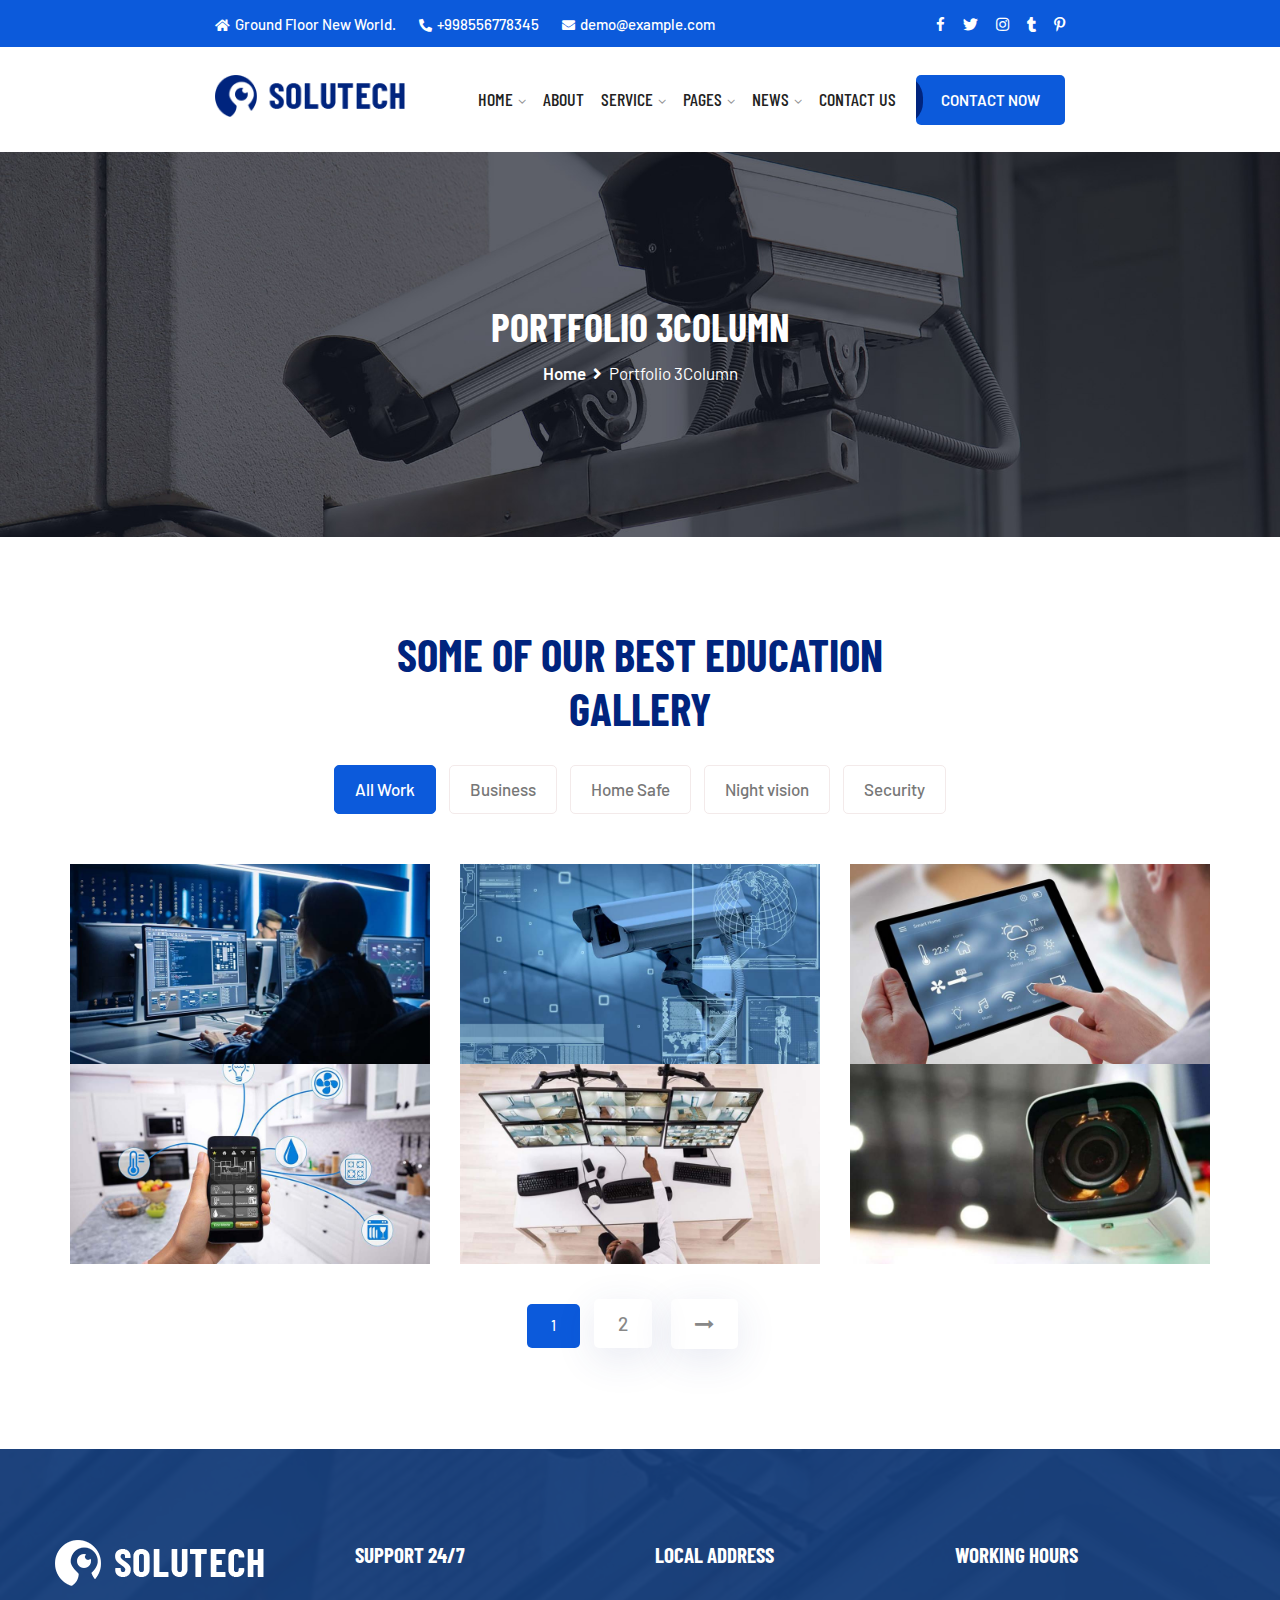
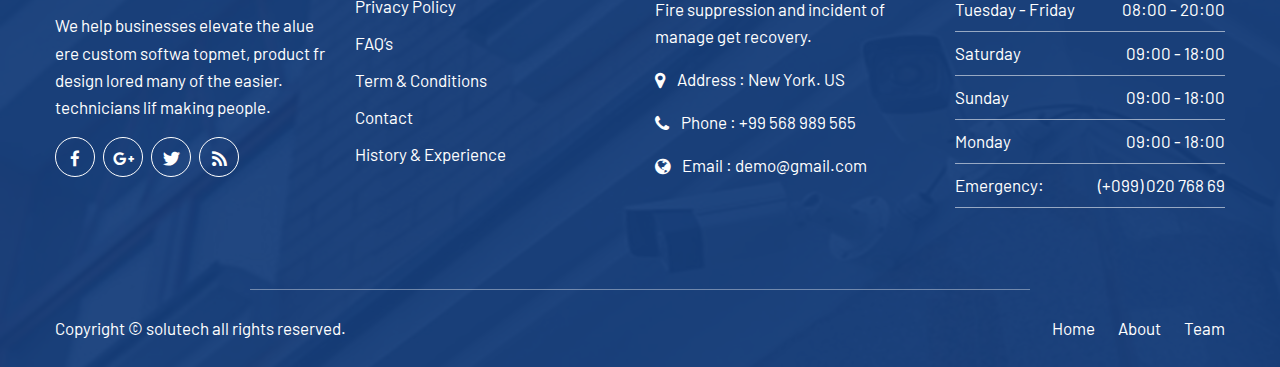
<file: portfolio-3column.html>
<!DOCTYPE HTML>
<html lang="en-US">
    <head>
		<meta charset="UTF-8">
		<meta http-equiv="x-ua-compatible" content="ie=edge">
		<title>Solutech - CCTV & Security Responsive Website Template</title>
		<meta name="description" content="">
		<meta name="viewport" content="width=device-width, initial-scale=1">
		<!-- Favicon Icon -->
        <link rel="icon"  type="image/png" href="assets/images/favicon.png">		
        <link rel="stylesheet" type="text/css" href="assets/css/bootstrap.min.css"/>
        <link rel="stylesheet" type="text/css" href="venobox/venobox.css"/>
        <link rel="stylesheet" type="text/css" href="assets/css/plugin_theme_css.css"/>
        <link rel="stylesheet" type="text/css" href="assets/css/style.css"/>        
		<link rel="stylesheet" type="text/css" href="style.css"/>
		<link rel="stylesheet" type="text/css" href="assets/css/responsive.css"/>
		<!-- modernizr js -->	
        <script src="assets/js/vendor/modernizr-2.8.3.min.js"></script>		
		
    </head>
<body>
<div class="em40_header_area_main">
 	<!-- HEADER TOP AREA -->
	<div class="solutech-header-top">
		<div class="container">
			<div class="row">
				<div class="col-xs-12 col-lg-9 col-xl-9 col-md-9 col-sm-12">
					<div class="top-address text-left">
						<p>
							<span><i class="fas fa-home"></i>Ground Floor New World.</span>
							<a href="#"><i class="fas fa-phone-alt"></i>+998556778345</a>
							<a href="#"><i class="fas fa-envelope"></i>demo@example.com</a>
						</p>
					</div>
				</div>
				<!-- TOP RIGHT -->
				<div class="col-xs-12 col-lg-3 col-xl-3 col-md-3 col-sm-12 ">
					<div class="top-right-menu">
						<ul class="social-icons text-right text_m_center">
							<li><a href="#"><i class="fa fa-facebook-f"></i></a></li>
							<li><a href="#"><i class="fab fa-twitter"></i></a></li>
							<li><a href="#"><i class="fab fa-instagram"></i></a></li>
							<li><a href="#"><i class="fab fa-tumblr"></i></a></li>
							<li><a href="#"><i class="fab fa-pinterest-p"></i></a></li>								
						</ul>
					</div>
				</div>	
			</div>		
		</div>
	</div>
    <!-- END HEADER TOP AREA -->
	<div class="tx_top2_relative">
		<div class="">
			<div class="tx_relative_m">
				<div class="">  
					<div class="mainmenu_width_tx  ">
						<div class="solutech-main-menu one_page hidden-xs hidden-sm witr_h_h10">
							<div class="solutech_nav_area scroll_fixed postfix">
								<div class="container">
									<div class="row logo-left">				
										<!-- LOGO -->
										<div class="col-md-3 col-sm-3 col-xs-4">
											<div class="logo">
												<a class="main_sticky_main_l" href="index.html" title="solutech">
													<img src="assets/images/logo.png" alt="solutech">
												</a>
												<a class="main_sticky_l" href="index.html" title="solutech">
													<img src="assets/images/logo2.png" alt="solutech">
												</a>
											</div>	  
										</div>
										<div class="col-md-9 col-sm-9 col-xs-8">
											<nav class="solutech_menu main-search-menu">					
												<ul class="sub-menu">
													<li class="menu-item-has-children">
														<a href="#">Home</a>
														<ul class="sub-menu">
															<li><a href="index.html">Home Page</a></li>
															<li><a href="index-2.html">Landing Page</a></li>
															<li><a href="index-3.html">Home Banner Page</a></li>
														</ul>
													</li>
													<li><a href="about.html">About</a></li>
													<li class="menu-item-has-children">
														<a href="#">Service</a>
														<ul class="sub-menu">
															<li><a href="home-security.html">Home Security</a></li>
															<li><a href="software-development.html">Software Development</a></li>
															<li><a href="installation.html">Installation CCTV</a></li>
															<li><a href="service-details.html">Service Details</a></li>
														</ul>
													</li>
													<li class="menu-item-has-children">
														<a href="#">Pages</a>
														<ul class="sub-menu">
															<li><a href="pricing-plan.html">Pricing Plan</a></li>
															<li><a href="why-choose-us.html">Why Choose Us</a></li>	
															<li><a href="faq.html">FAQ’S</a></li>
															<li class="menu-item-has-children">
																<a href="#">Portfolio</a>
																<ul class="sub-menu">
																	<li><a href="portfolio-2column.html">Portfolio 2Column</a></li>
																	<li><a href="portfolio-3column.html">Portfolio 3Column</a></li>
																	<li><a href="portfolio-4column.html">Portfolio 4Column</a></li>
																</ul>
															</li>
															<li><a href="team.html">Team</a></li>
															<li><a href="testimonial.html">Testimonial</a></li>
														</ul>
													</li>
													<li class="menu-item-has-children">
														<a href="#">News</a>
														<ul class="sub-menu">
															<li><a href="blog.html">Blog Grid</a></li>
															<li><a href="blog-left-sidebar.html">Blog Left Sidebar</a></li>
															<li><a href="blog-right-sidebar.html">Blog Right Sidebar</a></li>
														</ul>
													</li>
													<li><a href="contact.html">Contact Us</a></li>
												</ul>
												<div class="donate-btn-header">
													<a class="dtbtn" href="#">Contact Now</a>	
												</div>
											</nav>
										</div>	
									</div>
								</div>
							</div>
						</div>
					</div>
				</div> 			
			</div>
		</div> 
	</div> 
</div> 





<!-- MOBILE MENU Logo AREA -->
<div class="mobile_logo_area hidden-md hidden-lg">
	<div class="container">
		<div class="row">
			<div class="col-sm-12">
				<div class="mobile_menu_logo text-center">
					<a href="index.html" title="solutech">
						<img src="assets/images/logo.png" alt="solutech">
					</a>		
				</div>
			</div>
		</div>
	</div>
</div>

<!-- MOBILE MENU AREA -->
<div class="home-2 mbm hidden-md hidden-lg  header_area main-menu-area">
	<div class="menu_area mobile-menu">
		<nav class="solutech_menu">						
			<ul class="sub-menu">
				<li class="menu-item-has-children">
					<a href="#">Home</a>
					<ul class="sub-menu">
						<li><a href="index.html">Home Page</a></li>
						<li><a href="index-2.html">Landing Page</a></li>
						<li><a href="index-3.html">Home Banner Page</a></li>
					</ul>
				</li>
				<li><a href="about.html">About</a></li>
				<li class="menu-item-has-children">
					<a href="#">Service</a>
					<ul class="sub-menu">
						<li><a href="home-security.html">Home Security</a></li>
						<li><a href="software-development.html">Software Development</a></li>
						<li><a href="installation.html">Installation CCTV</a></li>
						<li><a href="service-details.html">Service Details</a></li>
					</ul>
				</li>
				<li class="menu-item-has-children">
					<a href="#">Pages</a>
					<ul class="sub-menu">
						<li><a href="pricing-plan.html">Pricing Plan</a></li>
						<li><a href="why-choose-us.html">Why Choose Us</a></li>	
						<li><a href="faq.html">FAQ’S</a></li>
						<li class="menu-item-has-children">
							<a href="#">Portfolio</a>
							<ul class="sub-menu">
								<li><a href="portfolio-2column.html">Portfolio 2Column</a></li>
								<li><a href="portfolio-3column.html">Portfolio 3Column</a></li>
								<li><a href="portfolio-4column.html">Portfolio 4Column</a></li>
							</ul>
						</li>
						<li><a href="team.html">Team</a></li>
						<li><a href="testimonial.html">Testimonial</a></li>
					</ul>
				</li>
				<li class="menu-item-has-children">
					<a href="#">News</a>
					<ul class="sub-menu">
						<li><a href="blog.html">Blog Grid</a></li>
						<li><a href="blog-left-sidebar.html">Blog Left Sidebar</a></li>
						<li><a href="blog-right-sidebar.html">Blog Right Sidebar</a></li>
					</ul>
				</li>
				<li><a href="contact.html">Contact Us</a></li>
			</ul>
		</nav>	
	</div>					
</div>
<!-- END MOBILE MENU AREA  -->


<!-- breadcumb-area -->
<div class="breadcumb-area">
	<div class="container">				
		<div class="row">
			<div class="col-md-12 txtc  text-center ccase">
				<div class="brpt">
					<h2>Portfolio 3Column</h2>
				</div>
				<div class="breadcumb-inner">
					<ul>
						<li><a href="index.html">Home</a></li>
						<li><i class="fas fa-angle-right"></i></li>
						<li>Portfolio 3Column</li>
					</ul>						
				</div>
			</div>
		</div>
	</div>
</div>


<!-- wirr_project_area -->
<div class="wirr_project_area">
	<div class="container">
		<div class="row">
			<div class="col-md-12">
				<div class="witr_section_title">
					<div class="witr_section_title_inner text-center">
						<h3>Some of Our Best Education</h3>		
						<h1>Gallery</h1>		
					</div>
				</div>
			</div>
		</div>
		<div class="row">
			<div class="col-md-12">
				<div class="clearfix kicuakta">
					<div class="portfolio_nav  wittr_pfilter_menu">
						<ul id="filter" class="filter_menu ">
							<li class="current_menu_item" data-filter="*">All Work</li>
							<li data-filter=".business">Business</li>
							<li data-filter=".home-safe">Home Safe</li>
							<li data-filter=".night-vision">Night vision</li>
							<li data-filter=".security">Security</li>
						</ul>
					</div>
				</div>
				<div class=" em_load pstyle_1 em_port_container">					
					<div class="prot_wrap row">
						<div class="col-lg-4  grid-item col-md-6 col-sm-12 home-safe  witr_all_mb_30">
							<div class="single_protfolio" >
								<div class="prot_thumb">
									<img src="assets/images/solutech-port1.jpg" alt="" >							
									<div class="prot_content em_port_content ">
										<div class="prot_content_inner">
											<div class="picon">
												<a class="portfolio-icon venobox vbox-item" data-gall="myportfolio" href="assets/images/solutech-port1.jpg"><i class="fas fa-arrows-alt"></i></a>
											</div>
											<div class="porttitle_inner">
												<h3><a href="single-portfolio.html">Demo Title 01</a></h3>
												<p><span class="category-item-p">Home Safe</span></p>
											</div>
										</div>	
									</div>		
								</div>				
							</div>
						</div>
						<!-- single_portfolio_02 -->
						<div class="col-lg-4  grid-item col-md-6 col-sm-12 business  witr_all_mb_30">
							<div class="single_protfolio" >
								<div class="prot_thumb">
									<img src="assets/images/solutech-port2.jpg" alt="" >							
									<div class="prot_content em_port_content ">
										<div class="prot_content_inner">
											<div class="picon">
												<a class="portfolio-icon venobox vbox-item" data-gall="myportfolio" href="assets/images/solutech-port2.jpg"><i class="fas fa-arrows-alt"></i></a>
											</div>
											<div class="porttitle_inner">
												<h3><a href="single-portfolio.html">Demo Title 02</a></h3>
												<p><span class="category-item-p">Business</span></p>
											</div>
										</div>	
									</div>		
								</div>				
							</div>
						</div>
						<!-- single_portfolio_03-->
						<div class="col-lg-4  grid-item col-md-6 col-sm-12 security  witr_all_mb_30">
							<div class="single_protfolio" >
								<div class="prot_thumb">
									<img src="assets/images/solutech-port3.jpg" alt="" >							
									<div class="prot_content em_port_content ">
										<div class="prot_content_inner">
											<div class="picon">
												<a class="portfolio-icon venobox vbox-item" data-gall="myportfolio" href="assets/images/solutech-port3.jpg"><i class="fas fa-arrows-alt"></i></a>
											</div>
											<div class="porttitle_inner">
												<h3><a href="single-portfolio.html">Demo Title 03</a></h3>
												<p><span class="category-item-p">Security</span></p>
											</div>
										</div>	
									</div>		
								</div>				
							</div>
						</div>
						<!-- single_portfolio_04-->
						<div class="col-lg-4  grid-item col-md-6 col-sm-12 night-vision  witr_all_mb_30">
							<div class="single_protfolio" >
								<div class="prot_thumb">
									<img src="assets/images/solutech-port4.jpg" alt="" >							
									<div class="prot_content em_port_content ">
										<div class="prot_content_inner">
											<div class="picon">
												<a class="portfolio-icon venobox vbox-item" data-gall="myportfolio" href="assets/images/solutech-port4.jpg"><i class="fas fa-arrows-alt"></i></a>
											</div>
											<div class="porttitle_inner">
												<h3><a href="single-portfolio.html">Demo Title 04</a></h3>
												<p><span class="category-item-p">Night vision</span></p>
											</div>
										</div>	
									</div>		
								</div>				
							</div>
						</div>
						<!-- single_portfolio_05-->
						<div class="col-lg-4  grid-item col-md-6 col-sm-12 home-safe  witr_all_mb_30">
							<div class="single_protfolio" >
								<div class="prot_thumb">
									<img src="assets/images/solutech-port5.jpg" alt="" >							
									<div class="prot_content em_port_content ">
										<div class="prot_content_inner">
											<div class="picon">
												<a class="portfolio-icon venobox vbox-item" data-gall="myportfolio" href="assets/images/solutech-port5.jpg"><i class="fas fa-arrows-alt"></i></a>
											</div>
											<div class="porttitle_inner">
												<h3><a href="single-portfolio.html">Demo Title 05</a></h3>
												<p><span class="category-item-p">Home Safe</span></p>
											</div>
										</div>	
									</div>		
								</div>				
							</div>
						</div><!-- single_portfolio_06-->
						<div class="col-lg-4  grid-item col-md-6 col-sm-12 business  witr_all_mb_30">
							<div class="single_protfolio" >
								<div class="prot_thumb">
									<img src="assets/images/solutech-port6.jpg" alt="" >							
									<div class="prot_content em_port_content ">
										<div class="prot_content_inner">
											<div class="picon">
												<a class="portfolio-icon venobox vbox-item" data-gall="myportfolio" href="assets/images/solutech-port6.jpg"><i class="fas fa-arrows-alt"></i></a>
											</div>
											<div class="porttitle_inner">
												<h3><a href="single-portfolio.html">Demo Title 06</a></h3>
												<p><span class="category-item-p">Business</span></p>
											</div>
										</div>	
									</div>		
								</div>				
							</div>
						</div>
					</div>
				</div>
			</div>	
		</div>
		<!-- START PAGINATION -->
		<div class="row">
			<div class="col-md-12">					
				<div class="paginations">
					<ul class='page-numbers'>
						<li><span aria-current='page' class='page-numbers current'>1</span></li>
						<li><a class='page-numbers' href='#'>2</a></li>
						<li><a class="next page-numbers" href="#"><i class="fa fa-long-arrow-right"></i></a></li>
					</ul>
				</div>	
			</div>
		</div>
		<!-- END START PAGINATION -->
	</div>
</div>
	

		
<!-- witrfm_footer_area -->
<div class="witrfm_area">
	<div class="footer-middle">  
		<div class="container">
			<div class="row">
				<div class=" col-lg-3 col-md-6 col-sm-12">
					<div class="widget widget_solutech_description_widget">				
						<div class="solutech-description-area">
							<a href="#"><img src="assets/images/logo2.png" alt=""></a>
							<p>We help businesses elevate the alue ere custom softwa topmet, product fr design lored many of the easier. technicians lif making people.</p>
							<div class="social-icons">
								<a href="#"><i class="fa fa-facebook-f"></i></a>
								<a href="#"><i class="fab fa-google-plus-g"></i></a>
								<a href="#"><i class="fab fa-twitter"></i></a>
								<a href="#"><i class="fas fa-rss"></i></a>
							</div>
						</div>
					</div>
				</div>
				<div class=" col-lg-3 col-md-6 col-sm-12">
					<div class="widget widget_nav_menu">
						<h2 class="widget-title">Support 24/7</h2>
						<ul class="menu">
							<li><a href="#">Privacy Policy</a></li>
							<li><a href="#">FAQ’s</a></li>
							<li><a href="#">Term & Conditions</a></li>
							<li><a href="#">Contact</a></li>
							<li><a href="#">History & Experience</a></li>
						</ul>
					</div>
				</div>
				<div class="col-lg-3 col-md-6 col-sm-12">
					<div class="widget about_us">
						<h2 class="widget-title">Local Address</h2>
						<div class="about-footer">
							<div class="footer-widget address">
								<div class="footer-logo">
									<p>Fire suppression and incident of manage get recovery.</p>
								</div>
								<div class="footer-address">
									<div class="footer_s_inner"> 
										<div class="footer-sociala-icon">
											<i class="fa fa-map-marker"></i>
										</div>									
										<div class="footer-sociala-info">				
											<p>Address : New York. US</p>
										</div> 
									</div> 
									<div class="footer_s_inner"> 
										<div class="footer-sociala-icon">
											<i class="fa fa-phone"></i>
										</div> 									
										<div class="footer-sociala-info">   
												<p>Phone : +99 568 989 565</p>
										</div>
									</div>
									<div class="footer_s_inner"> 
										<div class="footer-sociala-icon"> 
											<i class="fa fa-globe"></i>
										</div> 
										<div class="footer-sociala-info">  
											<p>Email : demo@gmail.com</p>									
										</div>
									</div>
								</div>
							</div>
						</div>	
					</div>
				</div>
				<div class="col-sm-12 col-md-6  col-lg-3 last">
					<div class="widget_text widget widget_custom_html">
						<h2 class="widget-title">Working Hours</h2>
						<div class="textwidget custom-html-widget">
							<div class="witr_table">
								<div class="witr_sub_table">
									<span>Tuesday - Friday</span>
									<span>08:00 - 20:00</span>
								</div>
								<div class="witr_sub_table">	
									<span>Saturday</span>
									<span>09:00 - 18:00</span>
								</div>		
								<div class="witr_sub_table">		
									<span>Sunday</span>
									<span>09:00 - 18:00</span>
								</div>
								<div class="witr_sub_table">		
									<span>Monday</span>
									<span>09:00 - 18:00</span>
								</div>
								<div class="witr_sub_table">		
									<span>Emergency:</span>
									<span> (+099) 020 768 69</span>
								</div>
							</div>
						</div>
					</div>				
				</div>
			</div>	
		</div>	
	</div>	
	<div class="footer-bottom">
		<div class="container">
			<div class="row">
				<div class="col-lg-6 col-md-6  col-sm-12">
					<div class="copy-right-text">
						<p>Copyright &copy; solutech all rights reserved.</p>
					</div>
				</div>
				<div class="col-lg-6 col-md-6  col-sm-12">				
					<div class="footer-menu">
						<ul class="text-right">
							<li><a href="#">Home</a></li>
							<li><a href="#">About</a></li>
							<li><a href="#">Team</a></li>
						</ul> 				
					</div>
				</div>
			</div>
		</div>
	</div>
</div>


        <!-- Include All JS -->
        <script src="assets/js/vendor/jquery-3.5.1.min.js"></script>
        <script src="assets/js/bootstrap.min.js"></script>
        <script src="assets/js/isotope.pkgd.min.js"></script>
        <script src="assets/js/owl.carousel.min.js"></script>
        <script src="assets/js/jquery.nivo.slider.pack.js"></script>
        <script src="assets/js/slick.min.js"></script>
        <script src="assets/js/imagesloaded.pkgd.min.js"></script>
        <script src="venobox/venobox.min.js"></script>
        <script src="assets/js/jquery.appear.js"></script>
        <script src="assets/js/jquery.knob.js"></script>
        <script src="assets/js/BeerSlider.js"></script>
        <script src="assets/js/theme-pluginjs.js"></script>
        <script src="assets/js/jquery.meanmenu.js"></script>
        <script src="assets/js/ajax-mail.js"></script>		
        <script src="assets/js/theme.js"></script>
	
	</body>
</html>
</file>
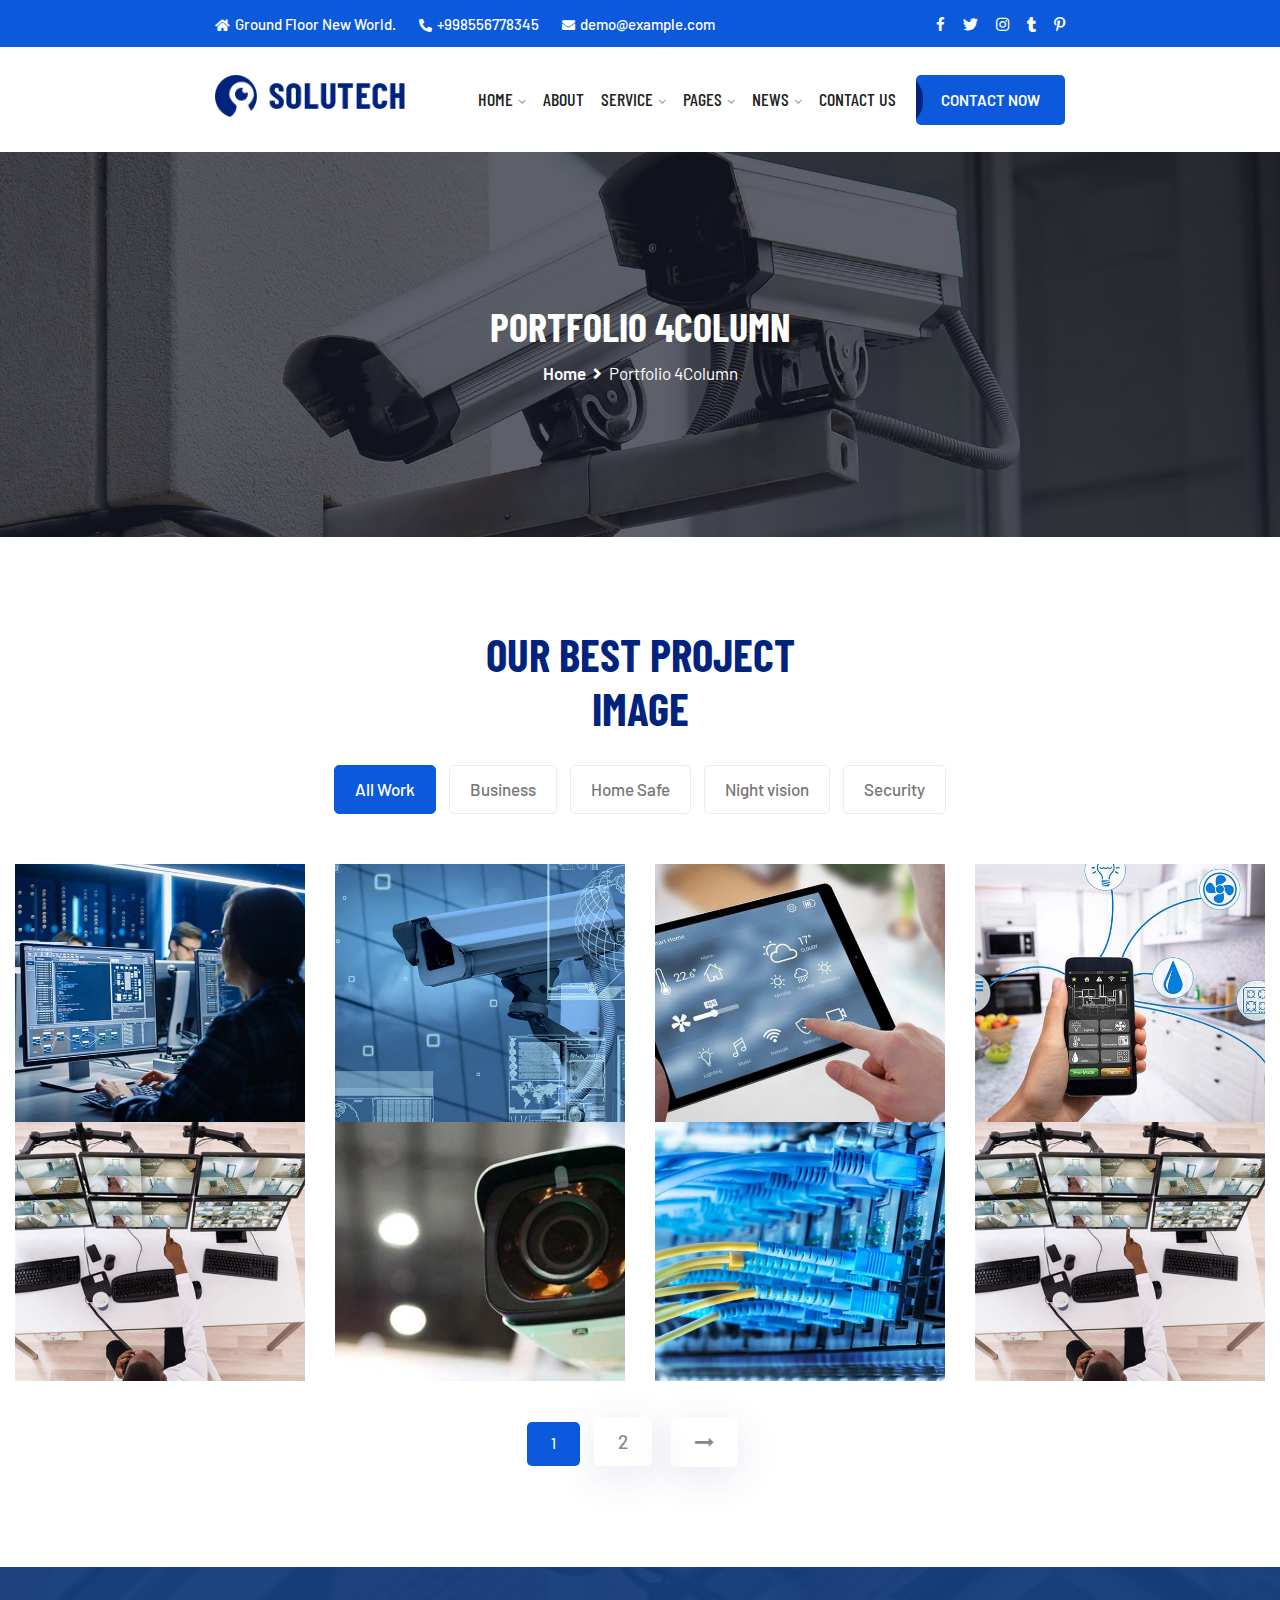
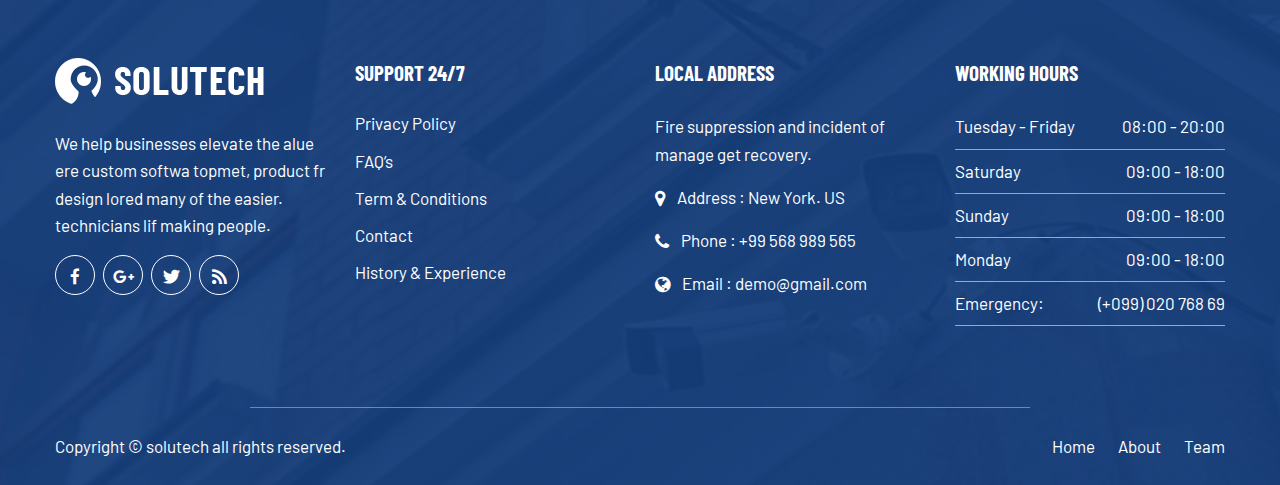
<file: portfolio-4column.html>
<!DOCTYPE HTML>
<html lang="en-US">
    <head>
		<meta charset="UTF-8">
		<meta http-equiv="x-ua-compatible" content="ie=edge">
		<title>Solutech - CCTV & Security Responsive Website Template</title>
		<meta name="description" content="">
		<meta name="viewport" content="width=device-width, initial-scale=1">
		<!-- Favicon Icon -->
        <link rel="icon"  type="image/png" href="assets/images/favicon.png">		
        <link rel="stylesheet" type="text/css" href="assets/css/bootstrap.min.css"/>
        <link rel="stylesheet" type="text/css" href="venobox/venobox.css"/>
        <link rel="stylesheet" type="text/css" href="assets/css/plugin_theme_css.css"/>
        <link rel="stylesheet" type="text/css" href="assets/css/style.css"/>        
		<link rel="stylesheet" type="text/css" href="style.css"/>
		<link rel="stylesheet" type="text/css" href="assets/css/responsive.css"/>
		<!-- modernizr js -->	
        <script src="assets/js/vendor/modernizr-2.8.3.min.js"></script>		
		
    </head>
<body>
<div class="em40_header_area_main">
 	<!-- HEADER TOP AREA -->
	<div class="solutech-header-top">
		<div class="container">
			<div class="row">
				<div class="col-xs-12 col-lg-9 col-xl-9 col-md-9 col-sm-12">
					<div class="top-address text-left">
						<p>
							<span><i class="fas fa-home"></i>Ground Floor New World.</span>
							<a href="#"><i class="fas fa-phone-alt"></i>+998556778345</a>
							<a href="#"><i class="fas fa-envelope"></i>demo@example.com</a>
						</p>
					</div>
				</div>
				<!-- TOP RIGHT -->
				<div class="col-xs-12 col-lg-3 col-xl-3 col-md-3 col-sm-12 ">
					<div class="top-right-menu">
						<ul class="social-icons text-right text_m_center">
							<li><a href="#"><i class="fa fa-facebook-f"></i></a></li>
							<li><a href="#"><i class="fab fa-twitter"></i></a></li>
							<li><a href="#"><i class="fab fa-instagram"></i></a></li>
							<li><a href="#"><i class="fab fa-tumblr"></i></a></li>
							<li><a href="#"><i class="fab fa-pinterest-p"></i></a></li>								
						</ul>
					</div>
				</div>	
			</div>		
		</div>
	</div>
    <!-- END HEADER TOP AREA -->
	<div class="tx_top2_relative">
		<div class="">
			<div class="tx_relative_m">
				<div class="">  
					<div class="mainmenu_width_tx  ">
						<div class="solutech-main-menu one_page hidden-xs hidden-sm witr_h_h10">
							<div class="solutech_nav_area scroll_fixed postfix">
								<div class="container">
									<div class="row logo-left">				
										<!-- LOGO -->
										<div class="col-md-3 col-sm-3 col-xs-4">
											<div class="logo">
												<a class="main_sticky_main_l" href="index.html" title="solutech">
													<img src="assets/images/logo.png" alt="solutech">
												</a>
												<a class="main_sticky_l" href="index.html" title="solutech">
													<img src="assets/images/logo2.png" alt="solutech">
												</a>
											</div>	  
										</div>
										<div class="col-md-9 col-sm-9 col-xs-8">
											<nav class="solutech_menu main-search-menu">					
												<ul class="sub-menu">
													<li class="menu-item-has-children">
														<a href="#">Home</a>
														<ul class="sub-menu">
															<li><a href="index.html">Home Page</a></li>
															<li><a href="index-2.html">Landing Page</a></li>
															<li><a href="index-3.html">Home Banner Page</a></li>
														</ul>
													</li>
													<li><a href="about.html">About</a></li>
													<li class="menu-item-has-children">
														<a href="#">Service</a>
														<ul class="sub-menu">
															<li><a href="home-security.html">Home Security</a></li>
															<li><a href="software-development.html">Software Development</a></li>
															<li><a href="installation.html">Installation CCTV</a></li>
															<li><a href="service-details.html">Service Details</a></li>
														</ul>
													</li>
													<li class="menu-item-has-children">
														<a href="#">Pages</a>
														<ul class="sub-menu">
															<li><a href="pricing-plan.html">Pricing Plan</a></li>
															<li><a href="why-choose-us.html">Why Choose Us</a></li>	
															<li><a href="faq.html">FAQ’S</a></li>
															<li class="menu-item-has-children">
																<a href="#">Portfolio</a>
																<ul class="sub-menu">
																	<li><a href="portfolio-2column.html">Portfolio 2Column</a></li>
																	<li><a href="portfolio-3column.html">Portfolio 3Column</a></li>
																	<li><a href="portfolio-4column.html">Portfolio 4Column</a></li>
																</ul>
															</li>
															<li><a href="team.html">Team</a></li>
															<li><a href="testimonial.html">Testimonial</a></li>
														</ul>
													</li>
													<li class="menu-item-has-children">
														<a href="#">News</a>
														<ul class="sub-menu">
															<li><a href="blog.html">Blog Grid</a></li>
															<li><a href="blog-left-sidebar.html">Blog Left Sidebar</a></li>
															<li><a href="blog-right-sidebar.html">Blog Right Sidebar</a></li>
														</ul>
													</li>
													<li><a href="contact.html">Contact Us</a></li>
												</ul>
												<div class="donate-btn-header">
													<a class="dtbtn" href="#">Contact Now</a>	
												</div>
											</nav>
										</div>	
									</div>
								</div>
							</div>
						</div>
					</div>
				</div> 			
			</div>
		</div> 
	</div> 
</div> 





<!-- MOBILE MENU Logo AREA -->
<div class="mobile_logo_area hidden-md hidden-lg">
	<div class="container">
		<div class="row">
			<div class="col-sm-12">
				<div class="mobile_menu_logo text-center">
					<a href="index.html" title="solutech">
						<img src="assets/images/logo.png" alt="solutech">
					</a>		
				</div>
			</div>
		</div>
	</div>
</div>

<!-- MOBILE MENU AREA -->
<div class="home-2 mbm hidden-md hidden-lg  header_area main-menu-area">
	<div class="menu_area mobile-menu">
		<nav class="solutech_menu">						
			<ul class="sub-menu">
				<li class="menu-item-has-children">
					<a href="#">Home</a>
					<ul class="sub-menu">
						<li><a href="index.html">Home Page</a></li>
						<li><a href="index-2.html">Landing Page</a></li>
						<li><a href="index-3.html">Home Banner Page</a></li>
					</ul>
				</li>
				<li><a href="about.html">About</a></li>
				<li class="menu-item-has-children">
					<a href="#">Service</a>
					<ul class="sub-menu">
						<li><a href="home-security.html">Home Security</a></li>
						<li><a href="software-development.html">Software Development</a></li>
						<li><a href="installation.html">Installation CCTV</a></li>
						<li><a href="service-details.html">Service Details</a></li>
					</ul>
				</li>
				<li class="menu-item-has-children">
					<a href="#">Pages</a>
					<ul class="sub-menu">
						<li><a href="pricing-plan.html">Pricing Plan</a></li>
						<li><a href="why-choose-us.html">Why Choose Us</a></li>	
						<li><a href="faq.html">FAQ’S</a></li>
						<li class="menu-item-has-children">
							<a href="#">Portfolio</a>
							<ul class="sub-menu">
								<li><a href="portfolio-2column.html">Portfolio 2Column</a></li>
								<li><a href="portfolio-3column.html">Portfolio 3Column</a></li>
								<li><a href="portfolio-4column.html">Portfolio 4Column</a></li>
							</ul>
						</li>
						<li><a href="team.html">Team</a></li>
						<li><a href="testimonial.html">Testimonial</a></li>
					</ul>
				</li>
				<li class="menu-item-has-children">
					<a href="#">News</a>
					<ul class="sub-menu">
						<li><a href="blog.html">Blog Grid</a></li>
						<li><a href="blog-left-sidebar.html">Blog Left Sidebar</a></li>
						<li><a href="blog-right-sidebar.html">Blog Right Sidebar</a></li>
					</ul>
				</li>
				<li><a href="contact.html">Contact Us</a></li>
			</ul>
		</nav>	
	</div>					
</div>
<!-- END MOBILE MENU AREA  -->


<!-- breadcumb-area -->
<div class="breadcumb-area">
	<div class="container">				
		<div class="row">
			<div class="col-md-12 txtc  text-center ccase">
				<div class="brpt">
					<h2>Portfolio 4Column</h2>
				</div>
				<div class="breadcumb-inner">
					<ul>
						<li><a href="index.html">Home</a></li>
						<li><i class="fas fa-angle-right"></i></li>
						<li>Portfolio 4Column</li>
					</ul>						
				</div>
			</div>
		</div>
	</div>
</div>
	

<!-- wirr_project_area -->
<div class="wirr_project_area project4">
	<div class="containers">
		<div class="row">
			<div class="col-md-12">
				<div class="witr_section_title">
					<div class="witr_section_title_inner text-center">
						<h3>Our Best Project</h3>		
						<h1>Image</h1>		
					</div>
				</div>
			</div>
		</div>
		<div class="row">
			<div class="col-md-12">
				<div class="clearfix kicuakta">
					<div class="portfolio_nav  wittr_pfilter_menu">
						<ul id="filter" class="filter_menu ">
							<li class="current_menu_item" data-filter="*">All Work</li>
							<li data-filter=".business">Business</li>
							<li data-filter=".home-safe">Home Safe</li>
							<li data-filter=".night-vision">Night vision</li>
							<li data-filter=".security">Security</li>
						</ul>
					</div>
				</div>
					<div class="em_load pstyle2" >		
					<div class="prot_wrap">
						<div class="col-lg-3  grid-item col-md-6 col-xs-12 col-sm-12 home-safe witr_all_mb_30">
							<div class="single_protfolio">
								<div class="prot_thumb">
									<img src="assets/images/solutech-port-01.jpg"  alt="">
									<div class="prot_content">
										<div class="prot_content_inner">
											<div class="picon">
												<a class="portfolio-icon venobox vbox-item" data-gall="myportfolio" href="assets/images/solutech-port-01.jpg"><i class="fas fa-arrows-alt"></i></a>
											</div>
											<h3><a href="single-portfolio.html">Demo Media Title 1</a></h3>
											<p><span class="category-item-p">Home Safe </span></p>
										</div>
									</div>
								</div>	
							</div>
						</div>
						<!-- single_portfolio_02 -->
						<div class="col-lg-3  grid-item col-md-6 col-xs-12 col-sm-12 business  witr_all_mb_30">
							<div class="single_protfolio">
								<div class="prot_thumb">
									<img src="assets/images/solutech-port-02.jpg"  alt="">
									<div class="prot_content">
										<div class="prot_content_inner">
											<div class="picon">
												<a class="portfolio-icon venobox vbox-item" data-gall="myportfolio" href="assets/images/solutech-port-02.jpg"><i class="fas fa-arrows-alt"></i></a>

											</div>
											<h3><a href="single-portfolio.html">Demo Media Title 2</a></h3>
											<p><span class="category-item-p">Business </span></p>
										</div>
									</div>
								</div>	
							</div>
						</div>
						<!-- single_portfolio_03-->
						<div class="col-lg-3  grid-item col-md-6 col-xs-12 col-sm-12 creative design  witr_all_mb_30">
							<div class="single_protfolio">
								<div class="prot_thumb">
									<img src="assets/images/solutech-port-03.jpg"  alt="">
									<div class="prot_content">
										<div class="prot_content_inner">
											<div class="picon">
												<a class="portfolio-icon venobox vbox-item" data-gall="myportfolio" href="assets/images/solutech-port-03.jpg"><i class="fas fa-arrows-alt"></i></a>

											</div>
											<h3><a href="single-portfolio.html">Demo Media Title 3</a></h3>
											<p><span class="category-item-p">Security </span></p>
										</div>
									</div>
								</div>	
							</div>
						</div>
						<!-- single_portfolio_04-->
						<div class="col-lg-3  grid-item col-md-6 col-xs-12 col-sm-12 night-vision witr_all_mb_30">
							<div class="single_protfolio">
								<div class="prot_thumb">
									<img src="assets/images/solutech-port-04.jpg"  alt="">
									<div class="prot_content">
										<div class="prot_content_inner">
											<div class="picon">
												<a class="portfolio-icon venobox vbox-item" data-gall="myportfolio" href="assets/images/solutech-port-04.jpg"><i class="fas fa-arrows-alt"></i></a>

											</div>
											<h3><a href="single-portfolio.html">Demo Media Title 4</a></h3>
											<p><span class="category-item-p">Night vision </span></p>
										</div>
									</div>
								</div>	
							</div>
						</div>
						<!-- single_portfolio_05 -->
						<div class="col-lg-3 grid-item col-md-6 col-xs-12 col-sm-12 home-safe  witr_all_mb_30">
							<div class="single_protfolio">
								<div class="prot_thumb">
									<img src="assets/images/solutech-port-05.jpg"  alt="">
									<div class="prot_content">
										<div class="prot_content_inner">
											<div class="picon">
												<a class="portfolio-icon venobox vbox-item" data-gall="myportfolio" href="assets/images/solutech-port-05.jpg"><i class="fas fa-arrows-alt"></i></a>

											</div>
											<h3><a href="single-portfolio.html">Demo Media Title 5</a></h3>
											<p><span class="category-item-p">Home Safe </span></p>
										</div>
									</div>
								</div>	
							</div>
						</div>
						<!-- single portfolio 6 -->
						<div class="col-lg-3  grid-item col-md-6 col-xs-12 col-sm-12 business witr_all_mb_30">
							<div class="single_protfolio">
								<div class="prot_thumb">
									<img src="assets/images/solutech-port-06.jpg"  alt="">
									<div class="prot_content">
										<div class="prot_content_inner">
											<div class="picon">
												<a class="portfolio-icon venobox vbox-item" data-gall="myportfolio" href="assets/images/solutech-port-06.jpg"><i class="fas fa-arrows-alt"></i></a>

											</div>
											<h3><a href="single-portfolio.html">Demo Media Title 6</a></h3>
											<p><span class="category-item-p">Business </span></p>
										</div>
									</div>
								</div>	
							</div>
						</div>
						<!-- single portfolio 7 -->
						<div class="col-lg-3  grid-item col-md-6 col-xs-12 col-sm-12 night-vision  witr_all_mb_30">
							<div class="single_protfolio">
								<div class="prot_thumb">
									<img src="assets/images/solutech-port-07.jpg"  alt="">
									<div class="prot_content">
										<div class="prot_content_inner">
											<div class="picon">
												<a class="portfolio-icon venobox vbox-item" data-gall="myportfolio" href="assets/images/solutech-port-07.jpg"><i class="fas fa-arrows-alt"></i></a>

											</div>
											<h3><a href="single-portfolio.html">Demo Media Title 7</a></h3>
											<p><span class="category-item-p">Night vision </span></p>
										</div>
									</div>
								</div>	
							</div>
						</div>
						<!-- single portfolio 8 -->
						<div class="col-lg-3  grid-item col-md-6 col-xs-12 col-sm-12 security witr_all_mb_30">
							<div class="single_protfolio">
								<div class="prot_thumb">
									<img src="assets/images/solutech-port-05.jpg"  alt="">
									<div class="prot_content">
										<div class="prot_content_inner">
											<div class="picon">
												<a class="portfolio-icon venobox vbox-item" data-gall="myportfolio" href="assets/images/solutech-port-05.jpg"><i class="fas fa-arrows-alt"></i></a>

											</div>
											<h3><a href="single-portfolio.html">Demo Media Title 8</a></h3>
											<p><span class="category-item-p">Security </span></p>
										</div>
									</div>
								</div>	
							</div>
						</div>
					</div>
				</div>
			</div>	
		</div>
		<!-- START PAGINATION -->
		<div class="row">
			<div class="col-md-12">					
				<div class="paginations">
					<ul class='page-numbers'>
						<li><span aria-current='page' class='page-numbers current'>1</span></li>
						<li><a class='page-numbers' href='#'>2</a></li>
						<li><a class="next page-numbers" href="#"><i class="fa fa-long-arrow-right"></i></a></li>
					</ul>
				</div>	
			</div>
		</div>
		<!-- END START PAGINATION -->
	</div>
</div>
	
	
<!-- witrfm_footer_area -->
<div class="witrfm_area">
	<div class="footer-middle">  
		<div class="container">
			<div class="row">
				<div class=" col-lg-3 col-md-6 col-sm-12">
					<div class="widget widget_solutech_description_widget">				
						<div class="solutech-description-area">
							<a href="#"><img src="assets/images/logo2.png" alt=""></a>
							<p>We help businesses elevate the alue ere custom softwa topmet, product fr design lored many of the easier. technicians lif making people.</p>
							<div class="social-icons">
								<a href="#"><i class="fa fa-facebook-f"></i></a>
								<a href="#"><i class="fab fa-google-plus-g"></i></a>
								<a href="#"><i class="fab fa-twitter"></i></a>
								<a href="#"><i class="fas fa-rss"></i></a>
							</div>
						</div>
					</div>
				</div>
				<div class=" col-lg-3 col-md-6 col-sm-12">
					<div class="widget widget_nav_menu">
						<h2 class="widget-title">Support 24/7</h2>
						<ul class="menu">
							<li><a href="#">Privacy Policy</a></li>
							<li><a href="#">FAQ’s</a></li>
							<li><a href="#">Term & Conditions</a></li>
							<li><a href="#">Contact</a></li>
							<li><a href="#">History & Experience</a></li>
						</ul>
					</div>
				</div>
				<div class="col-lg-3 col-md-6 col-sm-12">
					<div class="widget about_us">
						<h2 class="widget-title">Local Address</h2>
						<div class="about-footer">
							<div class="footer-widget address">
								<div class="footer-logo">
									<p>Fire suppression and incident of manage get recovery.</p>
								</div>
								<div class="footer-address">
									<div class="footer_s_inner"> 
										<div class="footer-sociala-icon">
											<i class="fa fa-map-marker"></i>
										</div>									
										<div class="footer-sociala-info">				
											<p>Address : New York. US</p>
										</div> 
									</div> 
									<div class="footer_s_inner"> 
										<div class="footer-sociala-icon">
											<i class="fa fa-phone"></i>
										</div> 									
										<div class="footer-sociala-info">   
												<p>Phone : +99 568 989 565</p>
										</div>
									</div>
									<div class="footer_s_inner"> 
										<div class="footer-sociala-icon"> 
											<i class="fa fa-globe"></i>
										</div> 
										<div class="footer-sociala-info">  
											<p>Email : demo@gmail.com</p>									
										</div>
									</div>
								</div>
							</div>
						</div>	
					</div>
				</div>
				<div class="col-sm-12 col-md-6  col-lg-3 last">
					<div class="widget_text widget widget_custom_html">
						<h2 class="widget-title">Working Hours</h2>
						<div class="textwidget custom-html-widget">
							<div class="witr_table">
								<div class="witr_sub_table">
									<span>Tuesday - Friday</span>
									<span>08:00 - 20:00</span>
								</div>
								<div class="witr_sub_table">	
									<span>Saturday</span>
									<span>09:00 - 18:00</span>
								</div>		
								<div class="witr_sub_table">		
									<span>Sunday</span>
									<span>09:00 - 18:00</span>
								</div>
								<div class="witr_sub_table">		
									<span>Monday</span>
									<span>09:00 - 18:00</span>
								</div>
								<div class="witr_sub_table">		
									<span>Emergency:</span>
									<span> (+099) 020 768 69</span>
								</div>
							</div>
						</div>
					</div>				
				</div>
			</div>	
		</div>	
	</div>	
	<div class="footer-bottom">
		<div class="container">
			<div class="row">
				<div class="col-lg-6 col-md-6  col-sm-12">
					<div class="copy-right-text">
						<p>Copyright &copy; solutech all rights reserved.</p>
					</div>
				</div>
				<div class="col-lg-6 col-md-6  col-sm-12">				
					<div class="footer-menu">
						<ul class="text-right">
							<li><a href="#">Home</a></li>
							<li><a href="#">About</a></li>
							<li><a href="#">Team</a></li>
						</ul> 				
					</div>
				</div>
			</div>
		</div>
	</div>
</div>


        <!-- Include All JS -->
        <script src="assets/js/vendor/jquery-3.5.1.min.js"></script>
        <script src="assets/js/bootstrap.min.js"></script>
        <script src="assets/js/isotope.pkgd.min.js"></script>
        <script src="assets/js/owl.carousel.min.js"></script>
        <script src="assets/js/jquery.nivo.slider.pack.js"></script>
        <script src="assets/js/slick.min.js"></script>
        <script src="assets/js/imagesloaded.pkgd.min.js"></script>
        <script src="venobox/venobox.min.js"></script>
        <script src="assets/js/jquery.appear.js"></script>
        <script src="assets/js/jquery.knob.js"></script>
        <script src="assets/js/BeerSlider.js"></script>
        <script src="assets/js/theme-pluginjs.js"></script>
        <script src="assets/js/jquery.meanmenu.js"></script>
        <script src="assets/js/ajax-mail.js"></script>		
        <script src="assets/js/theme.js"></script>
	
	</body>
</html>
</file>
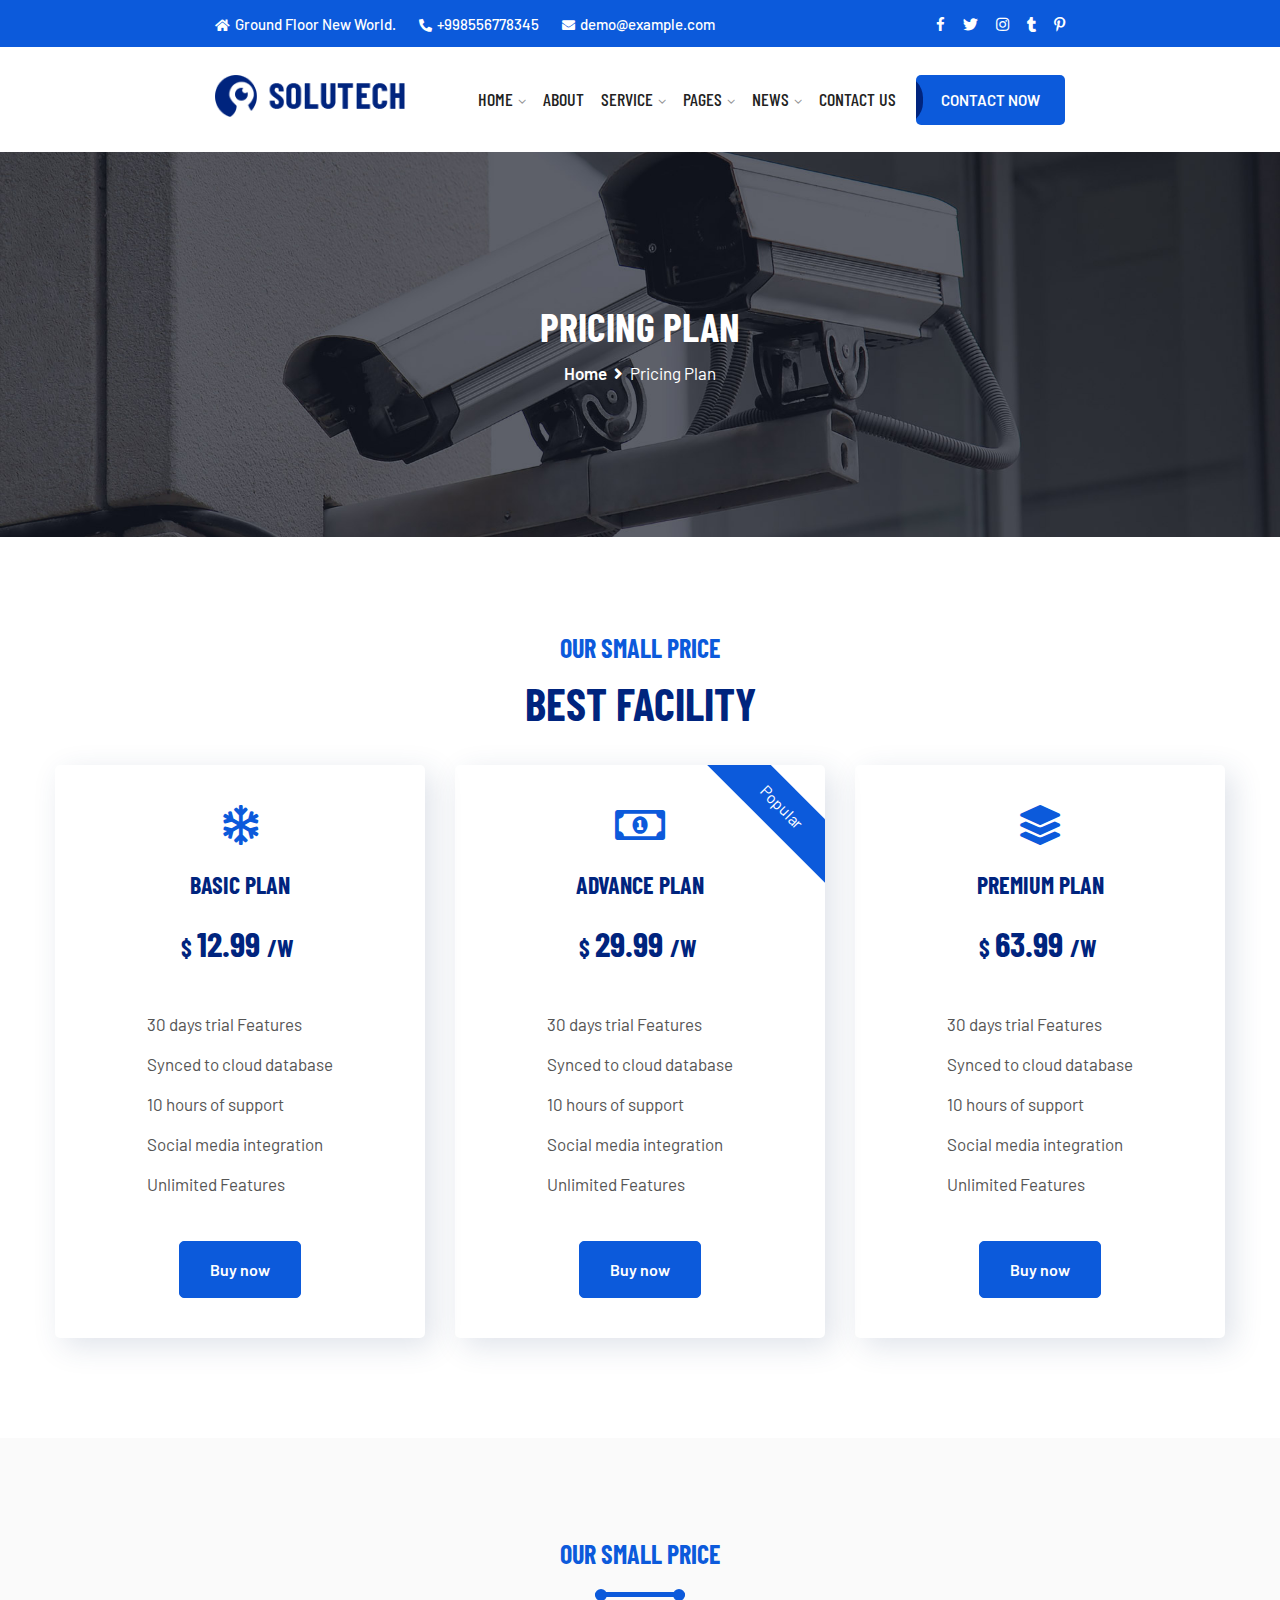
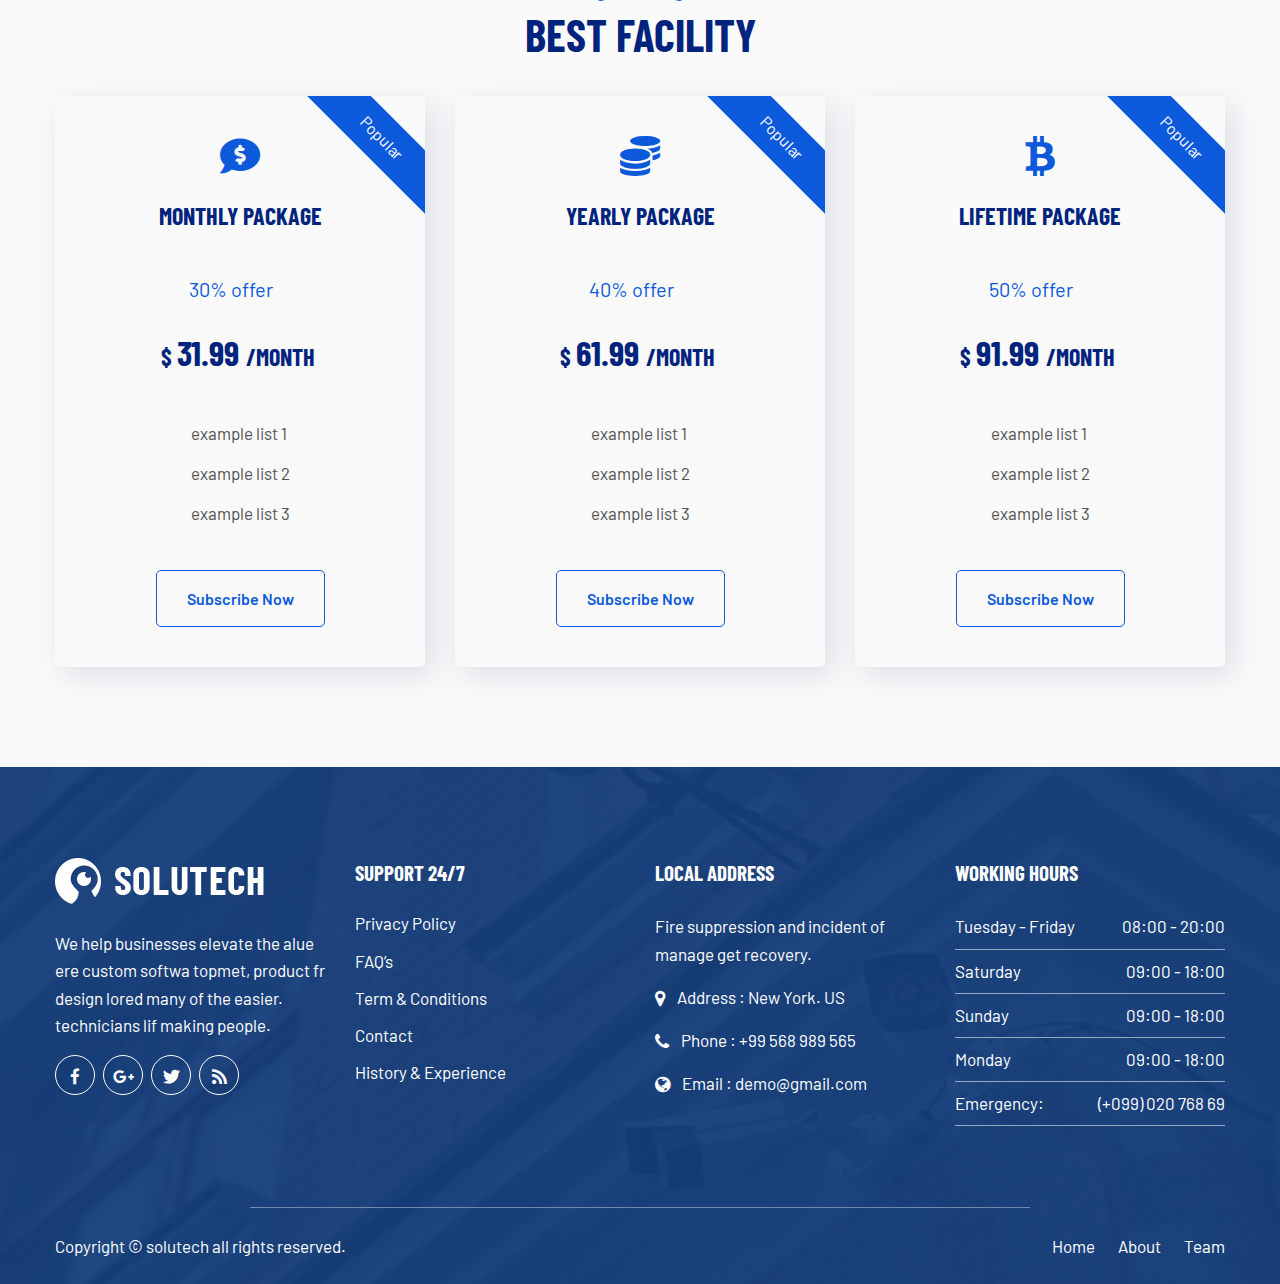
<file: pricing-plan.html>
<!DOCTYPE HTML>
<html lang="en-US">
    <head>
		<meta charset="UTF-8">
		<meta http-equiv="x-ua-compatible" content="ie=edge">
		<title>Solutech - CCTV & Security Responsive Website Template</title>
		<meta name="description" content="">
		<meta name="viewport" content="width=device-width, initial-scale=1">
		<!-- Favicon Icon -->
        <link rel="icon"  type="image/png" href="assets/images/favicon.png">		
        <link rel="stylesheet" type="text/css" href="assets/css/bootstrap.min.css"/>
        <link rel="stylesheet" type="text/css" href="venobox/venobox.css"/>
        <link rel="stylesheet" type="text/css" href="assets/css/plugin_theme_css.css"/>
        <link rel="stylesheet" type="text/css" href="assets/css/style.css"/>        
		<link rel="stylesheet" type="text/css" href="style.css"/>
		<link rel="stylesheet" type="text/css" href="assets/css/responsive.css"/>
		<!-- modernizr js -->	
        <script src="assets/js/vendor/modernizr-2.8.3.min.js"></script>		
		
    </head>
<body>
<div class="em40_header_area_main">
 	<!-- HEADER TOP AREA -->
	<div class="solutech-header-top">
		<div class="container">
			<div class="row">
				<div class="col-xs-12 col-lg-9 col-xl-9 col-md-9 col-sm-12">
					<div class="top-address text-left">
						<p>
							<span><i class="fas fa-home"></i>Ground Floor New World.</span>
							<a href="#"><i class="fas fa-phone-alt"></i>+998556778345</a>
							<a href="#"><i class="fas fa-envelope"></i>demo@example.com</a>
						</p>
					</div>
				</div>
				<!-- TOP RIGHT -->
				<div class="col-xs-12 col-lg-3 col-xl-3 col-md-3 col-sm-12 ">
					<div class="top-right-menu">
						<ul class="social-icons text-right text_m_center">
							<li><a href="#"><i class="fa fa-facebook-f"></i></a></li>
							<li><a href="#"><i class="fab fa-twitter"></i></a></li>
							<li><a href="#"><i class="fab fa-instagram"></i></a></li>
							<li><a href="#"><i class="fab fa-tumblr"></i></a></li>
							<li><a href="#"><i class="fab fa-pinterest-p"></i></a></li>								
						</ul>
					</div>
				</div>	
			</div>		
		</div>
	</div>
    <!-- END HEADER TOP AREA -->
	<div class="tx_top2_relative">
		<div class="">
			<div class="tx_relative_m">
				<div class="">  
					<div class="mainmenu_width_tx  ">
						<div class="solutech-main-menu one_page hidden-xs hidden-sm witr_h_h10">
							<div class="solutech_nav_area scroll_fixed postfix">
								<div class="container">
									<div class="row logo-left">				
										<!-- LOGO -->
										<div class="col-md-3 col-sm-3 col-xs-4">
											<div class="logo">
												<a class="main_sticky_main_l" href="index.html" title="solutech">
													<img src="assets/images/logo.png" alt="solutech">
												</a>
												<a class="main_sticky_l" href="index.html" title="solutech">
													<img src="assets/images/logo2.png" alt="solutech">
												</a>
											</div>	  
										</div>
										<div class="col-md-9 col-sm-9 col-xs-8">
											<nav class="solutech_menu main-search-menu">					
												<ul class="sub-menu">
													<li class="menu-item-has-children">
														<a href="#">Home</a>
														<ul class="sub-menu">
															<li><a href="index.html">Home Page</a></li>
															<li><a href="index-2.html">Landing Page</a></li>
															<li><a href="index-3.html">Home Banner Page</a></li>
														</ul>
													</li>
													<li><a href="about.html">About</a></li>
													<li class="menu-item-has-children">
														<a href="#">Service</a>
														<ul class="sub-menu">
															<li><a href="home-security.html">Home Security</a></li>
															<li><a href="software-development.html">Software Development</a></li>
															<li><a href="installation.html">Installation CCTV</a></li>
															<li><a href="service-details.html">Service Details</a></li>
														</ul>
													</li>
													<li class="menu-item-has-children">
														<a href="#">Pages</a>
														<ul class="sub-menu">
															<li><a href="pricing-plan.html">Pricing Plan</a></li>
															<li><a href="why-choose-us.html">Why Choose Us</a></li>	
															<li><a href="faq.html">FAQ’S</a></li>
															<li class="menu-item-has-children">
																<a href="#">Portfolio</a>
																<ul class="sub-menu">
																	<li><a href="portfolio-2column.html">Portfolio 2Column</a></li>
																	<li><a href="portfolio-3column.html">Portfolio 3Column</a></li>
																	<li><a href="portfolio-4column.html">Portfolio 4Column</a></li>
																</ul>
															</li>
															<li><a href="team.html">Team</a></li>
															<li><a href="testimonial.html">Testimonial</a></li>
														</ul>
													</li>
													<li class="menu-item-has-children">
														<a href="#">News</a>
														<ul class="sub-menu">
															<li><a href="blog.html">Blog Grid</a></li>
															<li><a href="blog-left-sidebar.html">Blog Left Sidebar</a></li>
															<li><a href="blog-right-sidebar.html">Blog Right Sidebar</a></li>
														</ul>
													</li>
													<li><a href="contact.html">Contact Us</a></li>
												</ul>
												<div class="donate-btn-header">
													<a class="dtbtn" href="#">Contact Now</a>	
												</div>
											</nav>
										</div>	
									</div>
								</div>
							</div>
						</div>
					</div>
				</div> 			
			</div>
		</div> 
	</div> 
</div> 





<!-- MOBILE MENU Logo AREA -->
<div class="mobile_logo_area hidden-md hidden-lg">
	<div class="container">
		<div class="row">
			<div class="col-sm-12">
				<div class="mobile_menu_logo text-center">
					<a href="index.html" title="solutech">
						<img src="assets/images/logo.png" alt="solutech">
					</a>		
				</div>
			</div>
		</div>
	</div>
</div>

<!-- MOBILE MENU AREA -->
<div class="home-2 mbm hidden-md hidden-lg  header_area main-menu-area">
	<div class="menu_area mobile-menu">
		<nav class="solutech_menu">						
			<ul class="sub-menu">
				<li class="menu-item-has-children">
					<a href="#">Home</a>
					<ul class="sub-menu">
						<li><a href="index.html">Home Page</a></li>
						<li><a href="index-2.html">Landing Page</a></li>
						<li><a href="index-3.html">Home Banner Page</a></li>
					</ul>
				</li>
				<li><a href="about.html">About</a></li>
				<li class="menu-item-has-children">
					<a href="#">Service</a>
					<ul class="sub-menu">
						<li><a href="home-security.html">Home Security</a></li>
						<li><a href="software-development.html">Software Development</a></li>
						<li><a href="installation.html">Installation CCTV</a></li>
						<li><a href="service-details.html">Service Details</a></li>
					</ul>
				</li>
				<li class="menu-item-has-children">
					<a href="#">Pages</a>
					<ul class="sub-menu">
						<li><a href="pricing-plan.html">Pricing Plan</a></li>
						<li><a href="why-choose-us.html">Why Choose Us</a></li>	
						<li><a href="faq.html">FAQ’S</a></li>
						<li class="menu-item-has-children">
							<a href="#">Portfolio</a>
							<ul class="sub-menu">
								<li><a href="portfolio-2column.html">Portfolio 2Column</a></li>
								<li><a href="portfolio-3column.html">Portfolio 3Column</a></li>
								<li><a href="portfolio-4column.html">Portfolio 4Column</a></li>
							</ul>
						</li>
						<li><a href="team.html">Team</a></li>
						<li><a href="testimonial.html">Testimonial</a></li>
					</ul>
				</li>
				<li class="menu-item-has-children">
					<a href="#">News</a>
					<ul class="sub-menu">
						<li><a href="blog.html">Blog Grid</a></li>
						<li><a href="blog-left-sidebar.html">Blog Left Sidebar</a></li>
						<li><a href="blog-right-sidebar.html">Blog Right Sidebar</a></li>
					</ul>
				</li>
				<li><a href="contact.html">Contact Us</a></li>
			</ul>
		</nav>	
	</div>					
</div>
<!-- END MOBILE MENU AREA  -->



<!-- breadcumb-area -->
<div class="breadcumb-area">
	<div class="container">				
		<div class="row">
			<div class="col-md-12 txtc  text-center ccase">
				<div class="brpt">
					<h2>Pricing Plan</h2>
				</div>
				<div class="breadcumb-inner">
					<ul>
						<li><a href="index.html">Home</a></li>
						<li><i class="fas fa-angle-right"></i></li>
						<li>Pricing Plan</li>
					</ul>						
				</div>
			</div>
		</div>
	</div>
</div>


<!-- solutech_pricing_area -->
<div class="solutech_pricing2_area">
	<div class="container">	
		<div class="row">
			<div class="col-lg-12">
				<div class="witr_section_title">
					<div class="witr_section_title_inner text-center">
						<h2>OUR SMALL PRICE</h2>		
						<h3>Best Facility</h3>		
					</div>
				</div>
			</div>
		</div>
		<div class="row pricing_top">
			<div class="col-lg-4 col-md-6 col-sm-12">
				<div class="pricing_area all_pricing_color">
                    <div class="pricing-part ">
						<div class="witr_pricing_icon">
							<i class="far fa-snowflake"></i>	
						</div>
						<h4>Basic Plan </h4>	
						<h5><span>$</span>12.99 <span> /W</span></h5>
						<div class="witri_texti_list">
							<ul>
								<li>30 days trial Features</li>
								<li>Synced to cloud database</li>
								<li>10 hours of support</li>
								<li>Social media integration</li>
								<li>Unlimited Features</li>
							</ul>		
						</div>
						<div class="witr_btnp_color">
							<a class="btn" href="#">Buy now</a>
						</div>			
                    </div>
                </div>
			</div>
			<div class="col-lg-4 col-md-6 col-sm-12">
				<div class="pricing_area all_pricing_color">
                    <div class="pricing-part ">
						<div class="witr_pricing_icon">
							<i class="far fa-money-bill-alt"></i>
						</div>
						<h4>Advance Plan</h4>
						<sub>Popular </sub>
						<h5><span>$</span>29.99 <span> /W</span></h5>
						<div class="witri_texti_list">
							<ul>
								<li>30 days trial Features</li>
								<li>Synced to cloud database</li>
								<li>10 hours of support</li>
								<li>Social media integration</li>
								<li>Unlimited Features</li>
							</ul>		
						</div>
						<div class="witr_btnp_color">
							<a class="btn" href="#">Buy now</a>
						</div>			
                    </div>
                </div>
			</div>
			<div class="col-lg-4 col-md-6 col-sm-12">
				<div class="pricing_area all_pricing_color">
                    <div class="pricing-part ">
						<div class="witr_pricing_icon">
							<i class="fas fa-layer-group"></i>
						</div>
						<h4>Premium Plan </h4>	
						<h5><span>$</span>63.99 <span> /W</span></h5>
						<div class="witri_texti_list">
							<ul>
								<li>30 days trial Features</li>
								<li>Synced to cloud database</li>
								<li>10 hours of support</li>
								<li>Social media integration</li>
								<li>Unlimited Features</li>
							</ul>		
						</div>
						<div class="witr_btnp_color">
							<a class="btn" href="#">Buy now</a>
						</div>			
                    </div>
                </div>
			</div>
		</div>
	</div>
</div>


<!-- solutech_pricing_area -->
<div class="solutech_pricing_bg_area">
	<div class="container">	
		<div class="row">
			<div class="col-lg-12">
				<div class="witr_section_title">
					<div class="witr_section_title_inner text-center">
						<h2>OUR SMALL PRICE</h2>
						<div class="witr_bar_main">
							<div class="witr_bar_inner witr_bar_innerc"></div>
						</div>
						<h3>Best Facility</h3>		
					</div>
				</div>
			</div>
		</div>
		<div class="row pricing_top">
			<div class="col-lg-4 col-md-6 col-sm-12">
				<div class="pricing_area all_pricing_color  ">
                    <div class="pricing-part ">
						<div class="witr_pricing_icon">
							<i class="fas fa-comment-dollar"></i>						
						</div>
						<h4>Monthly Package </h4>	
						<sub>Popular </sub>
						<div class="prt_content">
							<p>30% offer </p>
						</div>
						<h5><span>$</span>31.99 <span> /month</span></h5>
						<div class="witri_texti_list">
							<ul>
								<li>example list 1</li>
								<li>example list 2</li>
								<li>example list 3</li>
							</ul>					
						</div>
						<div class="witr_btnp_color">
							<a class="btn" href="#">Subscribe Now</a>
						</div>			
                    </div> 
                </div>
			</div>
			<div class="col-lg-4 col-md-6 col-sm-12">
				<div class="pricing_area all_pricing_color  ">
                    <div class="pricing-part ">
						<div class="witr_pricing_icon">
							<i class="fas fa-coins"></i>						
						</div>
						<h4>Yearly Package </h4>
						<sub>Popular </sub>						
						<div class="prt_content">
							<p>40% offer </p>
						</div>
						<h5><span>$</span>61.99 <span> /month</span></h5>
						<div class="witri_texti_list">
							<ul>
								<li>example list 1</li>
								<li>example list 2</li>
								<li>example list 3</li>
							</ul>					
						</div>
						<div class="witr_btnp_color">
							<a class="btn" href="#">Subscribe Now</a>
						</div>			
                    </div> 
                </div>
			</div>
			<div class="col-lg-4 col-md-6 col-sm-12">
				<div class="pricing_area all_pricing_color  ">
                    <div class="pricing-part ">
						<div class="witr_pricing_icon">
							<i class="fab fa-bitcoin"></i>					
						</div>
						<h4>Lifetime Package</h4>
						<sub>Popular </sub>						
						<div class="prt_content">
							<p>50% offer </p>
						</div>
						<h5><span>$</span>91.99 <span> /month</span></h5>
						<div class="witri_texti_list">
							<ul>
								<li>example list 1</li>
								<li>example list 2</li>
								<li>example list 3</li>
							</ul>					
						</div>
						<div class="witr_btnp_color">
							<a class="btn" href="#">Subscribe Now</a>
						</div>			
                    </div> 
                </div>
			</div>
		</div>
	</div>
</div>



<!-- witrfm_footer_area -->
<div class="witrfm_area">
	<div class="footer-middle">  
		<div class="container">
			<div class="row">
				<div class=" col-lg-3 col-md-6 col-sm-12">
					<div class="widget widget_solutech_description_widget">				
						<div class="solutech-description-area">
							<a href="#"><img src="assets/images/logo2.png" alt=""></a>
							<p>We help businesses elevate the alue ere custom softwa topmet, product fr design lored many of the easier. technicians lif making people.</p>
							<div class="social-icons">
								<a href="#"><i class="fa fa-facebook-f"></i></a>
								<a href="#"><i class="fab fa-google-plus-g"></i></a>
								<a href="#"><i class="fab fa-twitter"></i></a>
								<a href="#"><i class="fas fa-rss"></i></a>
							</div>
						</div>
					</div>
				</div>
				<div class=" col-lg-3 col-md-6 col-sm-12">
					<div class="widget widget_nav_menu">
						<h2 class="widget-title">Support 24/7</h2>
						<ul class="menu">
							<li><a href="#">Privacy Policy</a></li>
							<li><a href="#">FAQ’s</a></li>
							<li><a href="#">Term & Conditions</a></li>
							<li><a href="#">Contact</a></li>
							<li><a href="#">History & Experience</a></li>
						</ul>
					</div>
				</div>
				<div class="col-lg-3 col-md-6 col-sm-12">
					<div class="widget about_us">
						<h2 class="widget-title">Local Address</h2>
						<div class="about-footer">
							<div class="footer-widget address">
								<div class="footer-logo">
									<p>Fire suppression and incident of manage get recovery.</p>
								</div>
								<div class="footer-address">
									<div class="footer_s_inner"> 
										<div class="footer-sociala-icon">
											<i class="fa fa-map-marker"></i>
										</div>									
										<div class="footer-sociala-info">				
											<p>Address : New York. US</p>
										</div> 
									</div> 
									<div class="footer_s_inner"> 
										<div class="footer-sociala-icon">
											<i class="fa fa-phone"></i>
										</div> 									
										<div class="footer-sociala-info">   
												<p>Phone : +99 568 989 565</p>
										</div>
									</div>
									<div class="footer_s_inner"> 
										<div class="footer-sociala-icon"> 
											<i class="fa fa-globe"></i>
										</div> 
										<div class="footer-sociala-info">  
											<p>Email : demo@gmail.com</p>									
										</div>
									</div>
								</div>
							</div>
						</div>	
					</div>
				</div>
				<div class="col-sm-12 col-md-6  col-lg-3 last">
					<div class="widget_text widget widget_custom_html">
						<h2 class="widget-title">Working Hours</h2>
						<div class="textwidget custom-html-widget">
							<div class="witr_table">
								<div class="witr_sub_table">
									<span>Tuesday - Friday</span>
									<span>08:00 - 20:00</span>
								</div>
								<div class="witr_sub_table">	
									<span>Saturday</span>
									<span>09:00 - 18:00</span>
								</div>		
								<div class="witr_sub_table">		
									<span>Sunday</span>
									<span>09:00 - 18:00</span>
								</div>
								<div class="witr_sub_table">		
									<span>Monday</span>
									<span>09:00 - 18:00</span>
								</div>
								<div class="witr_sub_table">		
									<span>Emergency:</span>
									<span> (+099) 020 768 69</span>
								</div>
							</div>
						</div>
					</div>				
				</div>
			</div>	
		</div>	
	</div>	
	<div class="footer-bottom">
		<div class="container">
			<div class="row">
				<div class="col-lg-6 col-md-6  col-sm-12">
					<div class="copy-right-text">
						<p>Copyright &copy; solutech all rights reserved.</p>
					</div>
				</div>
				<div class="col-lg-6 col-md-6  col-sm-12">				
					<div class="footer-menu">
						<ul class="text-right">
							<li><a href="#">Home</a></li>
							<li><a href="#">About</a></li>
							<li><a href="#">Team</a></li>
						</ul> 				
					</div>
				</div>
			</div>
		</div>
	</div>
</div>
	
 
		



        <!-- Include All JS -->
        <script src="assets/js/vendor/jquery-3.5.1.min.js"></script>
        <script src="assets/js/bootstrap.min.js"></script>
        <script src="assets/js/isotope.pkgd.min.js"></script>
        <script src="assets/js/owl.carousel.min.js"></script>
        <script src="assets/js/jquery.nivo.slider.pack.js"></script>
        <script src="assets/js/slick.min.js"></script>
        <script src="assets/js/imagesloaded.pkgd.min.js"></script>
        <script src="venobox/venobox.min.js"></script>
        <script src="assets/js/jquery.appear.js"></script>
        <script src="assets/js/jquery.knob.js"></script>
        <script src="assets/js/BeerSlider.js"></script>
        <script src="assets/js/theme-pluginjs.js"></script>
        <script src="assets/js/jquery.meanmenu.js"></script>
        <script src="assets/js/ajax-mail.js"></script>		
        <script src="assets/js/theme.js"></script>
	
	</body>
</html>
</file>
<file: venobox/venobox.css>
/* ------ venobox.css --------*/
.vbox-overlay *, .vbox-overlay *:before, .vbox-overlay *:after{
    -webkit-backface-visibility: hidden;
    -webkit-box-sizing:border-box;
    -moz-box-sizing:border-box;
    box-sizing:border-box;
}
/* ------- overlay: change here background color and opacity ----- */
.vbox-overlay{
    background: #fdfdfd;
    background: rgba(0,0,0,0.85); 
    width: 100%;
    height: auto;
    position: fixed;
    top: 0;
    left: 0;
    bottom: 0;
    z-index: 9999;
    opacity: 0;
    overflow-x: hidden;
    overflow-y: auto;

}

/* ----- preloader - choose between CIRCLE, IOS, DOTS, QUADS ----- */

/* circle preloader */
.vbox-preloader{
    position:fixed; 
    width:32px; 
    height:32px;
    left:50%; 
    top:50%; 
    margin-left:-16px; 
    margin-top:-16px;
    background-image: url(preload-circle.png);
    text-indent: -100px;
    overflow: hidden;
    -webkit-animation: playload 1.4s steps(18) infinite;
       -moz-animation: playload 1.4s steps(18) infinite;
        -ms-animation: playload 1.4s steps(18) infinite;
         -o-animation: playload 1.4s steps(18) infinite;
            animation: playload 1.4s steps(18) infinite;
}
@-webkit-keyframes playload {
   from { background-position:    0px; }
     to { background-position: -576px; }
}
@-moz-keyframes playload {
   from { background-position:    0px; }
     to { background-position: -576px; }
}
@-ms-keyframes playload {
   from { background-position:    0px; }
     to { background-position: -576px; }
}
@-o-keyframes playload {
   from { background-position:    0px; }
     to { background-position: -576px; }
}
@keyframes playload {
   from { background-position:    0px; }
     to { background-position: -576px; }
}


/* IOS preloader */

/*.vbox-preloader{
    position:fixed; 
    width:32px; 
    height:32px;
    left:50%; 
    top:50%; 
    margin-left:-16px; 
    margin-top:-16px;
    background-image: url(preload-ios.png);
    text-indent: -100px;
    overflow: hidden;
    -webkit-animation: playload 1.4s steps(12) infinite;
       -moz-animation: playload 1.4s steps(12) infinite;
        -ms-animation: playload 1.4s steps(12) infinite;
         -o-animation: playload 1.4s steps(12) infinite;
            animation: playload 1.4s steps(12) infinite;
}

@-webkit-keyframes playload {
   from { background-position:    0px; }
     to { background-position: -384px; }
}
@-moz-keyframes playload {
   from { background-position:    0px; }
     to { background-position: -384px; }
}
@-ms-keyframes playload {
   from { background-position:    0px; }
     to { background-position: -384px; }
}
@-o-keyframes playload {
   from { background-position:    0px; }
     to { background-position: -384px; }
}
@keyframes playload {
   from { background-position:    0px; }
     to { background-position: -384px; }
}
*/


/* dots preloader */
/*
.vbox-preloader{
    position:fixed; 
    width:32px; 
    height:11px;
    left:50%; 
    top:50%; 
    margin-left:-16px; 
    margin-top:-16px;
    background-image: url(preload-dots.png);
    text-indent: -100px;
    overflow: hidden;
    -webkit-animation: playload 1.4s steps(24) infinite;
       -moz-animation: playload 1.4s steps(24) infinite;
        -ms-animation: playload 1.4s steps(24) infinite;
         -o-animation: playload 1.4s steps(24) infinite;
            animation: playload 1.4s steps(24) infinite;
}

@-webkit-keyframes playload {
   from { background-position:    0px; }
     to { background-position: -768px; }
}
@-moz-keyframes playload {
   from { background-position:    0px; }
     to { background-position: -768px; }
}
@-ms-keyframes playload {
   from { background-position:    0px; }
     to { background-position: -768px; }
}
@-o-keyframes playload {
   from { background-position:    0px; }
     to { background-position: -768px; }
}
@keyframes playload {
   from { background-position:    0px; }
     to { background-position: -768px; }
}
*/


/* quads preloader */
/*
.vbox-preloader{
    position:fixed; 
    width:32px; 
    height:10px;
    left:50%; 
    top:50%; 
    margin-left:-16px; 
    margin-top:-16px;
    background-image: url(preload-quads.png);
    text-indent: -100px;
    overflow: hidden;
    -webkit-animation: playload 1.4s steps(12) infinite;
       -moz-animation: playload 1.4s steps(12) infinite;
        -ms-animation: playload 1.4s steps(12) infinite;
         -o-animation: playload 1.4s steps(12) infinite;
            animation: playload 1.4s steps(12) infinite;
}
@-webkit-keyframes playload {
   from { background-position:    0px; }
     to { background-position: -384px; }
}
@-moz-keyframes playload {
   from { background-position:    0px; }
     to { background-position: -384px; }
}
@-ms-keyframes playload {
   from { background-position:    0px; }
     to { background-position: -384px; }
}
@-o-keyframes playload {
   from { background-position:    0px; }
     to { background-position: -384px; }
}
@keyframes playload {
   from { background-position:    0px; }
     to { background-position: -384px; }
}
*/
/* ----- navigation ----- */
.vbox-close{
    cursor: pointer;
    position: fixed;
    top: -1px;
    right: 0;
    width: 46px;
    height: 40px;
    padding: 10px 20px 10px 0;
    display: block;
    background: url(close.gif) no-repeat #161617;
    background-position:10px center;
    color: #fff;
    text-indent: -100px;
    overflow: hidden;
}
.vbox-next, .vbox-prev{
    box-sizing: content-box;
    cursor: pointer;
    position: fixed;
    top: 50%;
    color: #fff;
    width: 30px;
    height: 170px;
    margin-top: -85px;
    text-indent: -100px;
    border: solid transparent; /* Using border instead of padding to keep bg image in place */
    overflow: hidden;
}
.vbox-prev{
    left: 0;
    border-width: 0 30px 0 10px;
    background: url(prev.gif) center center no-repeat;
}
.vbox-next{
    right: 0;
    border-width: 0 10px 0 30px;
    background: url(next.gif) center center no-repeat;
}

.vbox-title{
    width: 100%;
    height: 40px;
    float: left;
    text-align: center;
    line-height: 28px;
    font-size: 12px;
    color: #fff;
    padding: 6px 40px;
    overflow: hidden;
    background: #161617;
    position: fixed;
    display: none;
    top: -1px;
    left: 0;

}
.vbox-num{
    cursor: pointer;
    position: fixed;
    top: -1px;
    left: 0;
    height: 40px;
    display: block;
    color: #fff;
    overflow: hidden;
    line-height: 28px;
    font-size: 12px;
    padding: 6px 10px;
    background: #161617;
    display: none;
}
/* ------- inline window ------ */
.vbox-inline{
    width: 420px;
    height: 315px;
    padding: 10px;
    background: #fff;
    text-align: left;
    margin: 0 auto;
    overflow: auto;
}

/* ------- Video & iFrames window ------ */
.venoframe{
    border: none;
    width: 960px;
    height: 720px;
}
@media (max-width: 992px) {
    .venoframe{
        width: 640px;
        height: 480px;
    }
}
@media (max-width: 767px) {
    .venoframe{
        width: 420px;
        height: 315px;
    }
}
@media (max-width: 460px) {
    .vbox-inline{
        width: 100%;
    }

    .venoframe{
        width: 100%;
        height: 260px;
    }
}

/* ------- PLease do NOT edit this! (or do it at your own risk) ------ */
.vbox-open{
    overflow: hidden;
}
.vbox-container{
    position: relative;
    background: #000;
    width: 100%;
    max-width: 1200px;
    margin: 0 auto;
    padding: 0 15px;
}
.vbox-content{
    text-align: center;
    float: left;
    width: 100%;
    position: relative;
    overflow: hidden;
}
.vbox-container img{
    max-width: 100%;
    height: auto;
}
</file>
<file: assets/css/plugin_theme_css.css>
html{line-height:1.15;-webkit-text-size-adjust:100%}body{margin:0}main{display:block}hr{box-sizing:content-box;height:0;overflow:visible}pre{font-family:monospace,monospace;font-size:1em}a{background-color:transparent}abbr[title]{border-bottom:none;text-decoration:underline;text-decoration:underline dotted}b,strong{font-weight:bolder}code,kbd,samp{font-family:monospace,monospace;font-size:1em}small{font-size:80%}sub,sup{font-size:75%;line-height:0;position:relative;vertical-align:baseline}sub{bottom:-.25em}sup{top:-.5em}img{border-style:none}button,input,optgroup,select,textarea{font-family:inherit;font-size:100%;line-height:1.15;margin:0}button,input{overflow:visible}button,select{text-transform:none}[type=button],[type=reset],[type=submit],button{-webkit-appearance:button}[type=button]::-moz-focus-inner,[type=reset]::-moz-focus-inner,[type=submit]::-moz-focus-inner,button::-moz-focus-inner{border-style:none;padding:0}[type=button]:-moz-focusring,[type=reset]:-moz-focusring,[type=submit]:-moz-focusring,button:-moz-focusring{outline:1px dotted ButtonText}fieldset{padding:.35em .75em .625em}legend{box-sizing:border-box;color:inherit;display:table;max-width:100%;padding:0;white-space:normal}progress{vertical-align:baseline}textarea{overflow:auto}[type=checkbox],[type=radio]{box-sizing:border-box;padding:0}[type=number]::-webkit-inner-spin-button,[type=number]::-webkit-outer-spin-button{height:auto}[type=search]{-webkit-appearance:textfield;outline-offset:-2px}[type=search]::-webkit-search-decoration{-webkit-appearance:none}::-webkit-file-upload-button{-webkit-appearance:button;font:inherit}details{display:block}summary{display:list-item}template{display:none}[hidden]{display:none}.btn-primary:focus,input:focus,select:focus,textarea:focus{box-shadow:none!important}input,textarea{outline:0}.btn:focus,a:focus{text-decoration:none;outline:0}.uppercase{text-transform:uppercase}.capitalize{text-transform:capitalize}ul{margin:0;padding:0}li{list-style:none}button:focus,input:focus{border-color:transparent;outline-color:transparent}textarea:focus{border-color:transparent;outline-color:transparent}hr{margin:60px 0;padding:0;border-bottom:1px solid #eceff8;border-top:0}label{cursor:pointer;font-size:14px;font-weight:400}a,address,cite,dfn,em,i,li,ol,ul,var{font-style:normal;font-weight:400}::-moz-selection{background:#4fc1f0;color:#888;text-shadow:none}::-moz-selection{background:#4fc1f0;color:#888;text-shadow:none}::selection{background:#4fc1f0;color:#888;text-shadow:none}::-moz-placeholder{color:#888;font-size:16px}::-webkit-input-placeholder{color:#888;font-size:16px}:-ms-input-placeholder{color:#888;font-size:16px}::placeholder{color:#888;font-size:16px}.alignleft{display:inline;float:left}.alignright{display:inline;float:right}.aligncenter{display:block;margin-right:auto;margin-left:auto;text-align:center}.wp-caption.alignleft,blockquote.alignleft,img.alignleft{margin:.4em 1.6em 1.6em 0}.wp-caption.alignright,blockquote.alignright,img.alignright{margin:.4em 0 1.6em 1.6em}.wp-caption.aligncenter,blockquote.aligncenter,img.aligncenter{clear:both;margin-top:.4em;margin-bottom:1.6em}.wp-caption.aligncenter,.wp-caption.alignleft,.wp-caption.alignright{margin-bottom:1.2em}

@charset "UTF-8";/*!
 * animate.css -http://daneden.me/animate
 * Version - 3.5.2
 * Licensed under the MIT license - http://opensource.org/licenses/MIT
 *
 * Copyright (c) 2018 Daniel Eden
 */.animated{animation-duration:1s;animation-fill-mode:both}.animated.infinite{animation-iteration-count:infinite}.animated.hinge{animation-duration:2s}.animated.bounceIn,.animated.bounceOut,.animated.flipOutX,.animated.flipOutY{animation-duration:.75s}@keyframes bounce{20%,53%,80%,from,to{animation-timing-function:cubic-bezier(.215,.61,.355,1);transform:translate3d(0,0,0)}40%,43%{animation-timing-function:cubic-bezier(.755,.050,.855,.060);transform:translate3d(0,-30px,0)}70%{animation-timing-function:cubic-bezier(.755,.050,.855,.060);transform:translate3d(0,-15px,0)}90%{transform:translate3d(0,-4px,0)}}.bounce{animation-name:bounce;transform-origin:center bottom}@keyframes flash{50%,from,to{opacity:1}25%,75%{opacity:0}}.flash{animation-name:flash}@keyframes pulse{from,to{transform:scale3d(1,1,1)}50%{transform:scale3d(1.05,1.05,1.05)}}.pulse{animation-name:pulse}@keyframes rubberBand{from,to{transform:scale3d(1,1,1)}30%{transform:scale3d(1.25,.75,1)}40%{transform:scale3d(.75,1.25,1)}50%{transform:scale3d(1.15,.85,1)}65%{transform:scale3d(.95,1.05,1)}75%{transform:scale3d(1.05,.95,1)}}.rubberBand{animation-name:rubberBand}@keyframes shake{from,to{transform:translate3d(0,0,0)}10%,30%,50%,70%,90%{transform:translate3d(-10px,0,0)}20%,40%,60%,80%{transform:translate3d(10px,0,0)}}.shake{animation-name:shake}@keyframes headShake{0%{transform:translateX(0)}6.5%{transform:translateX(-6px) rotateY(-9deg)}18.5%{transform:translateX(5px) rotateY(7deg)}31.5%{transform:translateX(-3px) rotateY(-5deg)}43.5%{transform:translateX(2px) rotateY(3deg)}50%{transform:translateX(0)}}.headShake{animation-timing-function:ease-in-out;animation-name:headShake}@keyframes swing{20%{transform:rotate3d(0,0,1,15deg)}40%{transform:rotate3d(0,0,1,-10deg)}60%{transform:rotate3d(0,0,1,5deg)}80%{transform:rotate3d(0,0,1,-5deg)}to{transform:rotate3d(0,0,1,0deg)}}.swing{transform-origin:top center;animation-name:swing}@keyframes tada{from,to{transform:scale3d(1,1,1)}10%,20%{transform:scale3d(.9,.9,.9) rotate3d(0,0,1,-3deg)}30%,50%,70%,90%{transform:scale3d(1.1,1.1,1.1) rotate3d(0,0,1,3deg)}40%,60%,80%{transform:scale3d(1.1,1.1,1.1) rotate3d(0,0,1,-3deg)}}.tada{animation-name:tada}@keyframes wobble{from,to{transform:none}15%{transform:translate3d(-25%,0,0) rotate3d(0,0,1,-5deg)}30%{transform:translate3d(20%,0,0) rotate3d(0,0,1,3deg)}45%{transform:translate3d(-15%,0,0) rotate3d(0,0,1,-3deg)}60%{transform:translate3d(10%,0,0) rotate3d(0,0,1,2deg)}75%{transform:translate3d(-5%,0,0) rotate3d(0,0,1,-1deg)}}.wobble{animation-name:wobble}@keyframes jello{11.1%,from,to{transform:none}22.2%{transform:skewX(-12.5deg) skewY(-12.5deg)}33.3%{transform:skewX(6.25deg) skewY(6.25deg)}44.4%{transform:skewX(-3.125deg) skewY(-3.125deg)}55.5%{transform:skewX(1.5625deg) skewY(1.5625deg)}66.6%{transform:skewX(-.78125deg) skewY(-.78125deg)}77.7%{transform:skewX(.390625deg) skewY(.390625deg)}88.8%{transform:skewX(-.1953125deg) skewY(-.1953125deg)}}.jello{animation-name:jello;transform-origin:center}@keyframes bounceIn{20%,40%,60%,80%,from,to{animation-timing-function:cubic-bezier(.215,.61,.355,1)}0%{opacity:0;transform:scale3d(.3,.3,.3)}20%{transform:scale3d(1.1,1.1,1.1)}40%{transform:scale3d(.9,.9,.9)}60%{opacity:1;transform:scale3d(1.03,1.03,1.03)}80%{transform:scale3d(.97,.97,.97)}to{opacity:1;transform:scale3d(1,1,1)}}.bounceIn{animation-name:bounceIn}@keyframes bounceInDown{60%,75%,90%,from,to{animation-timing-function:cubic-bezier(.215,.61,.355,1)}0%{opacity:0;transform:translate3d(0,-3000px,0)}60%{opacity:1;transform:translate3d(0,25px,0)}75%{transform:translate3d(0,-10px,0)}90%{transform:translate3d(0,5px,0)}to{transform:none}}.bounceInDown{animation-name:bounceInDown}@keyframes bounceInLeft{60%,75%,90%,from,to{animation-timing-function:cubic-bezier(.215,.61,.355,1)}0%{opacity:0;transform:translate3d(-3000px,0,0)}60%{opacity:1;transform:translate3d(25px,0,0)}75%{transform:translate3d(-10px,0,0)}90%{transform:translate3d(5px,0,0)}to{transform:none}}.bounceInLeft{animation-name:bounceInLeft}@keyframes bounceInRight{60%,75%,90%,from,to{animation-timing-function:cubic-bezier(.215,.61,.355,1)}from{opacity:0;transform:translate3d(3000px,0,0)}60%{opacity:1;transform:translate3d(-25px,0,0)}75%{transform:translate3d(10px,0,0)}90%{transform:translate3d(-5px,0,0)}to{transform:none}}.bounceInRight{animation-name:bounceInRight}@keyframes bounceInUp{60%,75%,90%,from,to{animation-timing-function:cubic-bezier(.215,.61,.355,1)}from{opacity:0;transform:translate3d(0,3000px,0)}60%{opacity:1;transform:translate3d(0,-20px,0)}75%{transform:translate3d(0,10px,0)}90%{transform:translate3d(0,-5px,0)}to{transform:translate3d(0,0,0)}}.bounceInUp{animation-name:bounceInUp}@keyframes bounceOut{20%{transform:scale3d(.9,.9,.9)}50%,55%{opacity:1;transform:scale3d(1.1,1.1,1.1)}to{opacity:0;transform:scale3d(.3,.3,.3)}}.bounceOut{animation-name:bounceOut}@keyframes bounceOutDown{20%{transform:translate3d(0,10px,0)}40%,45%{opacity:1;transform:translate3d(0,-20px,0)}to{opacity:0;transform:translate3d(0,2000px,0)}}.bounceOutDown{animation-name:bounceOutDown}@keyframes bounceOutLeft{20%{opacity:1;transform:translate3d(20px,0,0)}to{opacity:0;transform:translate3d(-2000px,0,0)}}.bounceOutLeft{animation-name:bounceOutLeft}@keyframes bounceOutRight{20%{opacity:1;transform:translate3d(-20px,0,0)}to{opacity:0;transform:translate3d(2000px,0,0)}}.bounceOutRight{animation-name:bounceOutRight}@keyframes bounceOutUp{20%{transform:translate3d(0,-10px,0)}40%,45%{opacity:1;transform:translate3d(0,20px,0)}to{opacity:0;transform:translate3d(0,-2000px,0)}}.bounceOutUp{animation-name:bounceOutUp}@keyframes fadeIn{from{opacity:0}to{opacity:1}}.fadeIn{animation-name:fadeIn}@keyframes fadeInDown{from{opacity:0;transform:translate3d(0,-100%,0)}to{opacity:1;transform:none}}.fadeInDown{animation-name:fadeInDown}@keyframes fadeInDownBig{from{opacity:0;transform:translate3d(0,-2000px,0)}to{opacity:1;transform:none}}.fadeInDownBig{animation-name:fadeInDownBig}@keyframes fadeInLeft{from{opacity:0;transform:translate3d(-100%,0,0)}to{opacity:1;transform:none}}.fadeInLeft{animation-name:fadeInLeft}@keyframes fadeInLeftBig{from{opacity:0;transform:translate3d(-2000px,0,0)}to{opacity:1;transform:none}}.fadeInLeftBig{animation-name:fadeInLeftBig}@keyframes fadeInRight{from{opacity:0;transform:translate3d(100%,0,0)}to{opacity:1;transform:none}}.fadeInRight{animation-name:fadeInRight}@keyframes fadeInRightBig{from{opacity:0;transform:translate3d(2000px,0,0)}to{opacity:1;transform:none}}.fadeInRightBig{animation-name:fadeInRightBig}@keyframes fadeInUp{from{opacity:0;transform:translate3d(0,100%,0)}to{opacity:1;transform:none}}.fadeInUp{animation-name:fadeInUp}@keyframes fadeInUpBig{from{opacity:0;transform:translate3d(0,2000px,0)}to{opacity:1;transform:none}}.fadeInUpBig{animation-name:fadeInUpBig}@keyframes fadeOut{from{opacity:1}to{opacity:0}}.fadeOut{animation-name:fadeOut}@keyframes fadeOutDown{from{opacity:1}to{opacity:0;transform:translate3d(0,100%,0)}}.fadeOutDown{animation-name:fadeOutDown}@keyframes fadeOutDownBig{from{opacity:1}to{opacity:0;transform:translate3d(0,2000px,0)}}.fadeOutDownBig{animation-name:fadeOutDownBig}@keyframes fadeOutLeft{from{opacity:1}to{opacity:0;transform:translate3d(-100%,0,0)}}.fadeOutLeft{animation-name:fadeOutLeft}@keyframes fadeOutLeftBig{from{opacity:1}to{opacity:0;transform:translate3d(-2000px,0,0)}}.fadeOutLeftBig{animation-name:fadeOutLeftBig}@keyframes fadeOutRight{from{opacity:1}to{opacity:0;transform:translate3d(100%,0,0)}}.fadeOutRight{animation-name:fadeOutRight}@keyframes fadeOutRightBig{from{opacity:1}to{opacity:0;transform:translate3d(2000px,0,0)}}.fadeOutRightBig{animation-name:fadeOutRightBig}@keyframes fadeOutUp{from{opacity:1}to{opacity:0;transform:translate3d(0,-100%,0)}}.fadeOutUp{animation-name:fadeOutUp}@keyframes fadeOutUpBig{from{opacity:1}to{opacity:0;transform:translate3d(0,-2000px,0)}}.fadeOutUpBig{animation-name:fadeOutUpBig}@keyframes flip{from{transform:perspective(400px) rotate3d(0,1,0,-360deg);animation-timing-function:ease-out}40%{transform:perspective(400px) translate3d(0,0,150px) rotate3d(0,1,0,-190deg);animation-timing-function:ease-out}50%{transform:perspective(400px) translate3d(0,0,150px) rotate3d(0,1,0,-170deg);animation-timing-function:ease-in}80%{transform:perspective(400px) scale3d(.95,.95,.95);animation-timing-function:ease-in}to{transform:perspective(400px);animation-timing-function:ease-in}}.animated.flip{-webkit-backface-visibility:visible;backface-visibility:visible;animation-name:flip}@keyframes flipInX{from{transform:perspective(400px) rotate3d(1,0,0,90deg);animation-timing-function:ease-in;opacity:0}40%{transform:perspective(400px) rotate3d(1,0,0,-20deg);animation-timing-function:ease-in}60%{transform:perspective(400px) rotate3d(1,0,0,10deg);opacity:1}80%{transform:perspective(400px) rotate3d(1,0,0,-5deg)}to{transform:perspective(400px)}}.flipInX{-webkit-backface-visibility:visible!important;backface-visibility:visible!important;animation-name:flipInX}.flipInY,.flipOutX{-webkit-backface-visibility:visible!important}@keyframes flipInY{from{transform:perspective(400px) rotate3d(0,1,0,90deg);animation-timing-function:ease-in;opacity:0}40%{transform:perspective(400px) rotate3d(0,1,0,-20deg);animation-timing-function:ease-in}60%{transform:perspective(400px) rotate3d(0,1,0,10deg);opacity:1}80%{transform:perspective(400px) rotate3d(0,1,0,-5deg)}to{transform:perspective(400px)}}.flipInY{backface-visibility:visible!important;animation-name:flipInY}@keyframes flipOutX{from{transform:perspective(400px)}30%{transform:perspective(400px) rotate3d(1,0,0,-20deg);opacity:1}to{transform:perspective(400px) rotate3d(1,0,0,90deg);opacity:0}}.flipOutX{animation-name:flipOutX;backface-visibility:visible!important}@keyframes flipOutY{from{transform:perspective(400px)}30%{transform:perspective(400px) rotate3d(0,1,0,-15deg);opacity:1}to{transform:perspective(400px) rotate3d(0,1,0,90deg);opacity:0}}.flipOutY{-webkit-backface-visibility:visible!important;backface-visibility:visible!important;animation-name:flipOutY}@keyframes lightSpeedIn{from{transform:translate3d(100%,0,0) skewX(-30deg);opacity:0}60%{transform:skewX(20deg);opacity:1}80%{transform:skewX(-5deg);opacity:1}to{transform:none;opacity:1}}.lightSpeedIn{animation-name:lightSpeedIn;animation-timing-function:ease-out}@keyframes lightSpeedOut{from{opacity:1}to{transform:translate3d(100%,0,0) skewX(30deg);opacity:0}}.lightSpeedOut{animation-name:lightSpeedOut;animation-timing-function:ease-in}@keyframes rotateIn{from{transform-origin:center;transform:rotate3d(0,0,1,-200deg);opacity:0}to{transform-origin:center;transform:none;opacity:1}}.rotateIn{animation-name:rotateIn}@keyframes rotateInDownLeft{from{transform-origin:left bottom;transform:rotate3d(0,0,1,-45deg);opacity:0}to{transform-origin:left bottom;transform:none;opacity:1}}.rotateInDownLeft{animation-name:rotateInDownLeft}@keyframes rotateInDownRight{from{transform-origin:right bottom;transform:rotate3d(0,0,1,45deg);opacity:0}to{transform-origin:right bottom;transform:none;opacity:1}}.rotateInDownRight{animation-name:rotateInDownRight}@keyframes rotateInUpLeft{from{transform-origin:left bottom;transform:rotate3d(0,0,1,45deg);opacity:0}to{transform-origin:left bottom;transform:none;opacity:1}}.rotateInUpLeft{animation-name:rotateInUpLeft}@keyframes rotateInUpRight{from{transform-origin:right bottom;transform:rotate3d(0,0,1,-90deg);opacity:0}to{transform-origin:right bottom;transform:none;opacity:1}}.rotateInUpRight{animation-name:rotateInUpRight}@keyframes rotateOut{from{transform-origin:center;opacity:1}to{transform-origin:center;transform:rotate3d(0,0,1,200deg);opacity:0}}.rotateOut{animation-name:rotateOut}@keyframes rotateOutDownLeft{from{transform-origin:left bottom;opacity:1}to{transform-origin:left bottom;transform:rotate3d(0,0,1,45deg);opacity:0}}.rotateOutDownLeft{animation-name:rotateOutDownLeft}@keyframes rotateOutDownRight{from{transform-origin:right bottom;opacity:1}to{transform-origin:right bottom;transform:rotate3d(0,0,1,-45deg);opacity:0}}.rotateOutDownRight{animation-name:rotateOutDownRight}@keyframes rotateOutUpLeft{from{transform-origin:left bottom;opacity:1}to{transform-origin:left bottom;transform:rotate3d(0,0,1,-45deg);opacity:0}}.rotateOutUpLeft{animation-name:rotateOutUpLeft}@keyframes rotateOutUpRight{from{transform-origin:right bottom;opacity:1}to{transform-origin:right bottom;transform:rotate3d(0,0,1,90deg);opacity:0}}.rotateOutUpRight{animation-name:rotateOutUpRight}@keyframes hinge{0%{transform-origin:top left;animation-timing-function:ease-in-out}20%,60%{transform:rotate3d(0,0,1,80deg);transform-origin:top left;animation-timing-function:ease-in-out}40%,80%{transform:rotate3d(0,0,1,60deg);transform-origin:top left;animation-timing-function:ease-in-out;opacity:1}to{transform:translate3d(0,700px,0);opacity:0}}.hinge{animation-name:hinge}@keyframes jackInTheBox{from{opacity:0;transform:scale(.1) rotate(30deg);transform-origin:center bottom}50%{transform:rotate(-10deg)}70%{transform:rotate(3deg)}to{opacity:1;transform:scale(1)}}.jackInTheBox{animation-name:jackInTheBox}@keyframes rollIn{from{opacity:0;transform:translate3d(-100%,0,0) rotate3d(0,0,1,-120deg)}to{opacity:1;transform:none}}.rollIn{animation-name:rollIn}@keyframes rollOut{from{opacity:1}to{opacity:0;transform:translate3d(100%,0,0) rotate3d(0,0,1,120deg)}}.rollOut{animation-name:rollOut}@keyframes zoomIn{from{opacity:0;transform:scale3d(.3,.3,.3)}50%{opacity:1}}.zoomIn{animation-name:zoomIn}@keyframes zoomInDown{from{opacity:0;transform:scale3d(.1,.1,.1) translate3d(0,-1000px,0);animation-timing-function:cubic-bezier(.55,.055,.675,.19)}60%{opacity:1;transform:scale3d(.475,.475,.475) translate3d(0,60px,0);animation-timing-function:cubic-bezier(.175,.885,.32,1)}}.zoomInDown{animation-name:zoomInDown}@keyframes zoomInLeft{from{opacity:0;transform:scale3d(.1,.1,.1) translate3d(-1000px,0,0);animation-timing-function:cubic-bezier(.55,.055,.675,.19)}60%{opacity:1;transform:scale3d(.475,.475,.475) translate3d(10px,0,0);animation-timing-function:cubic-bezier(.175,.885,.32,1)}}.zoomInLeft{animation-name:zoomInLeft}@keyframes zoomInRight{from{opacity:0;transform:scale3d(.1,.1,.1) translate3d(1000px,0,0);animation-timing-function:cubic-bezier(.55,.055,.675,.19)}60%{opacity:1;transform:scale3d(.475,.475,.475) translate3d(-10px,0,0);animation-timing-function:cubic-bezier(.175,.885,.32,1)}}.zoomInRight{animation-name:zoomInRight}@keyframes zoomInUp{from{opacity:0;transform:scale3d(.1,.1,.1) translate3d(0,1000px,0);animation-timing-function:cubic-bezier(.55,.055,.675,.19)}60%{opacity:1;transform:scale3d(.475,.475,.475) translate3d(0,-60px,0);animation-timing-function:cubic-bezier(.175,.885,.32,1)}}.zoomInUp{animation-name:zoomInUp}@keyframes zoomOut{from{opacity:1}50%{opacity:0;transform:scale3d(.3,.3,.3)}to{opacity:0}}.zoomOut{animation-name:zoomOut}@keyframes zoomOutDown{40%{opacity:1;transform:scale3d(.475,.475,.475) translate3d(0,-60px,0);animation-timing-function:cubic-bezier(.55,.055,.675,.19)}to{opacity:0;transform:scale3d(.1,.1,.1) translate3d(0,2000px,0);transform-origin:center bottom;animation-timing-function:cubic-bezier(.175,.885,.32,1)}}.zoomOutDown{animation-name:zoomOutDown}@keyframes zoomOutLeft{40%{opacity:1;transform:scale3d(.475,.475,.475) translate3d(42px,0,0)}to{opacity:0;transform:scale(.1) translate3d(-2000px,0,0);transform-origin:left center}}.zoomOutLeft{animation-name:zoomOutLeft}@keyframes zoomOutRight{40%{opacity:1;transform:scale3d(.475,.475,.475) translate3d(-42px,0,0)}to{opacity:0;transform:scale(.1) translate3d(2000px,0,0);transform-origin:right center}}.zoomOutRight{animation-name:zoomOutRight}@keyframes zoomOutUp{40%{opacity:1;transform:scale3d(.475,.475,.475) translate3d(0,60px,0);animation-timing-function:cubic-bezier(.55,.055,.675,.19)}to{opacity:0;transform:scale3d(.1,.1,.1) translate3d(0,-2000px,0);transform-origin:center bottom;animation-timing-function:cubic-bezier(.175,.885,.32,1)}}.zoomOutUp{animation-name:zoomOutUp}@keyframes slideInDown{from{transform:translate3d(0,-100%,0);visibility:visible}to{transform:translate3d(0,0,0)}}.slideInDown{animation-name:slideInDown}@keyframes slideInLeft{from{transform:translate3d(-100%,0,0);visibility:visible}to{transform:translate3d(0,0,0)}}.slideInLeft{animation-name:slideInLeft}@keyframes slideInRight{from{transform:translate3d(100%,0,0);visibility:visible}to{transform:translate3d(0,0,0)}}.slideInRight{animation-name:slideInRight}@keyframes slideInUp{from{transform:translate3d(0,100%,0);visibility:visible}to{transform:translate3d(0,0,0)}}.slideInUp{animation-name:slideInUp}@keyframes slideOutDown{from{transform:translate3d(0,0,0)}to{visibility:hidden;transform:translate3d(0,100%,0)}}.slideOutDown{animation-name:slideOutDown}@keyframes slideOutLeft{from{transform:translate3d(0,0,0)}to{visibility:hidden;transform:translate3d(-100%,0,0)}}.slideOutLeft{animation-name:slideOutLeft}@keyframes slideOutRight{from{transform:translate3d(0,0,0)}to{visibility:hidden;transform:translate3d(100%,0,0)}}.slideOutRight{animation-name:slideOutRight}@keyframes slideOutUp{from{transform:translate3d(0,0,0)}to{visibility:hidden;transform:translate3d(0,-100%,0)}}.slideOutUp{animation-name:slideOutUp}
 
 
 

/* meanmenu css */
a.meanmenu-reveal{display:none}.mean-container .mean-bar{background:#0f99de;float:left;min-height:60px;padding:4px 0 0;position:relative;width:100%;z-index:999999}.mean-container a.meanmenu-reveal{width:22px;height:22px;padding:18px;top:0;right:0;cursor:pointer;color:#fff;text-decoration:none;font-size:16px;text-indent:-9999em;line-height:22px;font-size:1px;display:block;font-family:Arial,Helvetica,sans-serif;font-weight:700;float:right}.mean-container a.meanmenu-reveal span{display:block;background:#fff;height:3px;margin-top:4px}.mean-container .mean-nav{float:left;width:100%;background:#0c1923}.mean-container .mean-nav ul{padding:0;margin:0;width:100%;list-style-type:none}.mean-container .mean-nav ul li{background:#f8f8f8 none repeat scroll 0 0;float:left;position:relative;width:100%;border-top:1px solid#ddd}.mean-container .mean-nav ul li a{background:#f8f8f8 none repeat scroll 0 0;color:#666;display:block;float:left;font-size:12px;margin:0;padding:1em 5%;text-align:left;text-decoration:none;text-transform:uppercase;width:90%;font-weight:700}.mobile-menu-area{background:#262626}.mean-container .mean-nav ul li li a{border-top:1px solid rgba(255,255,255,.25);opacity:.75;padding:1em 10%;text-shadow:none!important;visibility:visible;width:80%;font-weight:400;text-transform:capitalize;color:#444}.mean-container .mean-nav ul li.mean-last a{border-bottom:0;margin-bottom:0}.mean-container .mean-nav ul li li li a{width:70%;padding:1em 15%}.mean-container .mean-nav ul li li li li a{width:60%;padding:1em 20%}.mean-container .mean-nav ul li li li li li a{width:50%;padding:1em 25%}.mean-container .mean-nav ul li a:hover{background:#f8f8f8 none repeat scroll 0 0;color:#f47e1e}.mean-container .mean-nav ul li a.mean-expand{width:100%;height:18px; line-height:1;margin-top:1px;padding:12px!important;text-align:right;position:absolute;right:0;top:0;z-index:2;font-weight:700;background:rgba(255,255,255,.1);border:0!important;background:#f8f8f8}.mean-container .mean-nav ul li a.mean-expand:hover{background:#f8f8f8}.mean-container .mean-push{float:left;width:100%;padding:0;margin:0;clear:both}.mean-nav .wrapper{width:100%;padding:0;margin:0}.mean-container .mean-bar,.mean-container .mean-bar *{-webkit-box-sizing:content-box;-moz-box-sizing:content-box;box-sizing:content-box}.mean-remove{display:none!important}.mean-container .mean-bar::after{color:#fff;content:"MENU";font-size:21px;left:5%;position:absolute;top:12px}.mean-container .mean-bar::after{display:none}.mean-container .mean-nav ul li a:hover{color:#f47e1e;border-radius:0}.mean-container a.meanmenu-reveal span{background:#fff}.mobile-menu-area{background:#fff none repeat scroll 0 0;border-top:3px solid #2bcdc1}.mean-container .mean-nav ul li a{background:#fff;color:#444;display:block}.mean-container .mean-nav ul li a.mean-expand{ background:0;top:0px}.mean-container .mean-nav ul li a.mean-expand:hover{background:0 0}.mean-container .mean-nav ul li{background:#444}.mean-container .mean-nav ul li li a{color:#fff;opacity:.9;border-top:0}.mean-container a.meanmenu-reveal{color:#fff}.meanmenu-reveal.meanclose:hover{color:#fff!important}.mean-container a.meanmenu-reveal:hover span{background:#fff}.mean-container .mean-bar::before{color:#fff;content:"menu";font-size:18px;font-weight:700;left:10px;position:absolute;top:13px}


/* slick css */

.slick-slider{position:relative;display:block;box-sizing:border-box;-webkit-user-select:none;-moz-user-select:none;-ms-user-select:none;user-select:none;-webkit-touch-callout:none;-khtml-user-select:none;-ms-touch-action:pan-y;touch-action:pan-y;-webkit-tap-highlight-color:transparent}.slick-list{position:relative;display:block;overflow:hidden;margin:0;padding:0}.slick-list:focus{outline:0}.slick-list.dragging{cursor:pointer;cursor:hand}.slick-slider .slick-list,.slick-slider .slick-track{-webkit-transform:translate3d(0,0,0);-moz-transform:translate3d(0,0,0);-ms-transform:translate3d(0,0,0);-o-transform:translate3d(0,0,0);transform:translate3d(0,0,0)}.slick-track{position:relative;top:0;left:0;display:block;margin-left:auto;margin-right:auto}.slick-track:after,.slick-track:before{display:table;content:''}.slick-track:after{clear:both}.slick-loading .slick-track{visibility:hidden}.slick-slide{display:none;float:left;height:100%;min-height:1px}[dir=rtl] .slick-slide{float:right}.slick-slide img{display:block}.slick-slide.slick-loading img{display:none}.slick-slide.dragging img{pointer-events:none}.slick-initialized .slick-slide{display:block}.slick-loading .slick-slide{visibility:hidden}.slick-vertical .slick-slide{display:block;height:auto;border:1px solid transparent}.slick-arrow.slick-hidden{display:none}






/* aprova icon */

@font-face{font-family:aprova;src:url(../fonts/aprova0698.eot?ef1ywa);src:url(../fonts/aprova0698.eot?ef1ywa#iefix) format('embedded-opentype'),url(../fonts/aprova0698.ttf?ef1ywa) format('truetype'),url(../fonts/aprova0698.woff?ef1ywa) format('woff'),url(../fonts/aprova0698.svg?ef1ywa#aprova) format('svg');font-weight:400;font-style:normal;font-display:block}[class*=" aprova-"],[class^=aprova-]{font-family:aprova!important;speak:none;font-style:normal;font-weight:400;font-variant:normal;text-transform:none;line-height:1;-webkit-font-smoothing:antialiased;-moz-osx-font-smoothing:grayscale}.aprova-landing:before{content:"\e900"}.aprova-bar-chart:before{content:"\e901"}.aprova-website:before{content:"\e902"}.aprova-objective:before{content:"\e903"}.aprova-lightbulb:before{content:"\e904"}.aprova-analysis:before{content:"\e905"}.aprova-startup1:before{content:"\e906"}.aprova-website-1:before{content:"\e907"}.aprova-profits:before{content:"\e908"}.aprova-research:before{content:"\e909"}.aprova-analysis-1:before{content:"\e90a"}.aprova-doctor1:before{content:"\e90b"}.aprova-research-1:before{content:"\e90c"}.aprova-team:before{content:"\e90d"}.aprova-vaccine:before{content:"\e90e"}.aprova-medicine:before{content:"\e90f"}.aprova-drug:before{content:"\e910"}.aprova-dose:before{content:"\e911"}.aprova-prize:before{content:"\e912"}.aprova-reward:before{content:"\e913"}.aprova-plaster:before{content:"\e914"}.aprova-medicine1:before{content:"\e915"}.aprova-chemical:before{content:"\e916"}.aprova-medicine-1:before{content:"\e917"}.aprova-doctor:before{content:"\e918"}.aprova-data:before{content:"\e919"}.aprova-brain:before{content:"\e91a"}.aprova-lung:before{content:"\e91b"}.aprova-kidney:before{content:"\e91c"}.aprova-mri:before{content:"\e91d"}.aprova-trophy:before{content:"\e91e"}.aprova-envelope-with-a-letter:before{content:"\e91f"}.aprova-verified-text-paper:before{content:"\e920"}.aprova-calculator-interface-symbol:before{content:"\e921"}.aprova-clock:before{content:"\e922"}.aprova-class-with-students-and-whiteboard:before{content:"\e923"}.aprova-target1:before{content:"\e924"}.aprova-worldwide:before{content:"\e925"}.aprova-award:before{content:"\e926"}.aprova-map:before{content:"\e927"}.aprova-roof:before{content:"\e928"}.aprova-clock-1:before{content:"\e929"}.aprova-wash:before{content:"\e92a"}.aprova-dinner:before{content:"\e92b"}.aprova-food:before{content:"\e92c"}.aprova-shower:before{content:"\e92d"}.aprova-frying-pan-cooking:before{content:"\e92e"}.aprova-music:before{content:"\e92f"}.aprova-fan:before{content:"\e930"}.aprova-screen:before{content:"\e931"}.aprova-digital-marketing:before{content:"\e932"}.aprova-startup:before{content:"\e933"}.aprova-prize-1:before{content:"\e934"}.aprova-circular:before{content:"\e935"}.aprova-computer:before{content:"\e936"}.aprova-research1:before{content:"\e937"}.aprova-analytics:before{content:"\e938"}.aprova-bitcoin:before{content:"\e939"}.aprova-talk:before{content:"\e93a"}.aprova-bitcoin-1:before{content:"\e93b"}.aprova-bitcoin-2:before{content:"\e93c"}.aprova-bitcoin-3:before{content:"\e93d"}.aprova-bitcoin-4:before{content:"\e93e"}.aprova-bitcoin-5:before{content:"\e93f"}.aprova-bitcoin-6:before{content:"\e940"}.aprova-password:before{content:"\e941"}.aprova-bitcoin-7:before{content:"\e942"}.aprova-blockchain:before{content:"\e943"}.aprova-ui:before{content:"\e944"}.aprova-shaver:before{content:"\e945"}.aprova-shave:before{content:"\e946"}.aprova-chair:before{content:"\e947"}.aprova-woman:before{content:"\e948"}.aprova-gym:before{content:"\e949"}.aprova-down:before{content:"\e94a"}.aprova-earth-grid-symbol-and-three-persons:before{content:"\e94b"}.aprova-weightlifting:before{content:"\e94c"}.aprova-partner:before{content:"\e94d"}.aprova-city-hall:before{content:"\e94e"}.aprova-shake-hands:before{content:"\e94f"}.aprova-avatar:before{content:"\e950"}.aprova-target:before{content:"\e951"}.aprova-contract:before{content:"\e952"}.aprova-investment:before{content:"\e953"}.flaticon-arrows:before{content:"\f100"}.aprova-test:before{content:"\e953"}

/* themify icon */

@font-face{font-family:themify;src:url(../fonts/themify.eot?-fvbane);src:url(../fonts/themify.eot?#iefix-fvbane) format('embedded-opentype'),url(../fonts/themify.woff?-fvbane) format('woff'),url(../fonts/themify.ttf?-fvbane) format('truetype'),url(../fonts/themify.svg?-fvbane#themify) format('svg');font-weight:400;font-style:normal}[class*=" ti-"],[class^=ti-]{font-family:themify;speak:none;font-style:normal;font-weight:400;font-variant:normal;text-transform:none;line-height:1;-webkit-font-smoothing:antialiased;-moz-osx-font-smoothing:grayscale}.ti-wand:before{content:"\e600"}.ti-volume:before{content:"\e601"}.ti-user:before{content:"\e602"}.ti-unlock:before{content:"\e603"}.ti-unlink:before{content:"\e604"}.ti-trash:before{content:"\e605"}.ti-thought:before{content:"\e606"}.ti-target:before{content:"\e607"}.ti-tag:before{content:"\e608"}.ti-tablet:before{content:"\e609"}.ti-star:before{content:"\e60a"}.ti-spray:before{content:"\e60b"}.ti-signal:before{content:"\e60c"}.ti-shopping-cart:before{content:"\e60d"}.ti-shopping-cart-full:before{content:"\e60e"}.ti-settings:before{content:"\e60f"}.ti-search:before{content:"\e610"}.ti-zoom-in:before{content:"\e611"}.ti-zoom-out:before{content:"\e612"}.ti-cut:before{content:"\e613"}.ti-ruler:before{content:"\e614"}.ti-ruler-pencil:before{content:"\e615"}.ti-ruler-alt:before{content:"\e616"}.ti-bookmark:before{content:"\e617"}.ti-bookmark-alt:before{content:"\e618"}.ti-reload:before{content:"\e619"}.ti-plus:before{content:"\e61a"}.ti-pin:before{content:"\e61b"}.ti-pencil:before{content:"\e61c"}.ti-pencil-alt:before{content:"\e61d"}.ti-paint-roller:before{content:"\e61e"}.ti-paint-bucket:before{content:"\e61f"}.ti-na:before{content:"\e620"}.ti-mobile:before{content:"\e621"}.ti-minus:before{content:"\e622"}.ti-medall:before{content:"\e623"}.ti-medall-alt:before{content:"\e624"}.ti-marker:before{content:"\e625"}.ti-marker-alt:before{content:"\e626"}.ti-arrow-up:before{content:"\e627"}.ti-arrow-right:before{content:"\e628"}.ti-arrow-left:before{content:"\e629"}.ti-arrow-down:before{content:"\e62a"}.ti-lock:before{content:"\e62b"}.ti-location-arrow:before{content:"\e62c"}.ti-link:before{content:"\e62d"}.ti-layout:before{content:"\e62e"}.ti-layers:before{content:"\e62f"}.ti-layers-alt:before{content:"\e630"}.ti-key:before{content:"\e631"}.ti-import:before{content:"\e632"}.ti-image:before{content:"\e633"}.ti-heart:before{content:"\e634"}.ti-heart-broken:before{content:"\e635"}.ti-hand-stop:before{content:"\e636"}.ti-hand-open:before{content:"\e637"}.ti-hand-drag:before{content:"\e638"}.ti-folder:before{content:"\e639"}.ti-flag:before{content:"\e63a"}.ti-flag-alt:before{content:"\e63b"}.ti-flag-alt-2:before{content:"\e63c"}.ti-eye:before{content:"\e63d"}.ti-export:before{content:"\e63e"}.ti-exchange-vertical:before{content:"\e63f"}.ti-desktop:before{content:"\e640"}.ti-cup:before{content:"\e641"}.ti-crown:before{content:"\e642"}.ti-comments:before{content:"\e643"}.ti-comment:before{content:"\e644"}.ti-comment-alt:before{content:"\e645"}.ti-close:before{content:"\e646"}.ti-clip:before{content:"\e647"}.ti-angle-up:before{content:"\e648"}.ti-angle-right:before{content:"\e649"}.ti-angle-left:before{content:"\e64a"}.ti-angle-down:before{content:"\e64b"}.ti-check:before{content:"\e64c"}.ti-check-box:before{content:"\e64d"}.ti-camera:before{content:"\e64e"}.ti-announcement:before{content:"\e64f"}.ti-brush:before{content:"\e650"}.ti-briefcase:before{content:"\e651"}.ti-bolt:before{content:"\e652"}.ti-bolt-alt:before{content:"\e653"}.ti-blackboard:before{content:"\e654"}.ti-bag:before{content:"\e655"}.ti-move:before{content:"\e656"}.ti-arrows-vertical:before{content:"\e657"}.ti-arrows-horizontal:before{content:"\e658"}.ti-fullscreen:before{content:"\e659"}.ti-arrow-top-right:before{content:"\e65a"}.ti-arrow-top-left:before{content:"\e65b"}.ti-arrow-circle-up:before{content:"\e65c"}.ti-arrow-circle-right:before{content:"\e65d"}.ti-arrow-circle-left:before{content:"\e65e"}.ti-arrow-circle-down:before{content:"\e65f"}.ti-angle-double-up:before{content:"\e660"}.ti-angle-double-right:before{content:"\e661"}.ti-angle-double-left:before{content:"\e662"}.ti-angle-double-down:before{content:"\e663"}.ti-zip:before{content:"\e664"}.ti-world:before{content:"\e665"}.ti-wheelchair:before{content:"\e666"}.ti-view-list:before{content:"\e667"}.ti-view-list-alt:before{content:"\e668"}.ti-view-grid:before{content:"\e669"}.ti-uppercase:before{content:"\e66a"}.ti-upload:before{content:"\e66b"}.ti-underline:before{content:"\e66c"}.ti-truck:before{content:"\e66d"}.ti-timer:before{content:"\e66e"}.ti-ticket:before{content:"\e66f"}.ti-thumb-up:before{content:"\e670"}.ti-thumb-down:before{content:"\e671"}.ti-text:before{content:"\e672"}.ti-stats-up:before{content:"\e673"}.ti-stats-down:before{content:"\e674"}.ti-split-v:before{content:"\e675"}.ti-split-h:before{content:"\e676"}.ti-smallcap:before{content:"\e677"}.ti-shine:before{content:"\e678"}.ti-shift-right:before{content:"\e679"}.ti-shift-left:before{content:"\e67a"}.ti-shield:before{content:"\e67b"}.ti-notepad:before{content:"\e67c"}.ti-server:before{content:"\e67d"}.ti-quote-right:before{content:"\e67e"}.ti-quote-left:before{content:"\e67f"}.ti-pulse:before{content:"\e680"}.ti-printer:before{content:"\e681"}.ti-power-off:before{content:"\e682"}.ti-plug:before{content:"\e683"}.ti-pie-chart:before{content:"\e684"}.ti-paragraph:before{content:"\e685"}.ti-panel:before{content:"\e686"}.ti-package:before{content:"\e687"}.ti-music:before{content:"\e688"}.ti-music-alt:before{content:"\e689"}.ti-mouse:before{content:"\e68a"}.ti-mouse-alt:before{content:"\e68b"}.ti-money:before{content:"\e68c"}.ti-microphone:before{content:"\e68d"}.ti-menu:before{content:"\e68e"}.ti-menu-alt:before{content:"\e68f"}.ti-map:before{content:"\e690"}.ti-map-alt:before{content:"\e691"}.ti-loop:before{content:"\e692"}.ti-location-pin:before{content:"\e693"}.ti-list:before{content:"\e694"}.ti-light-bulb:before{content:"\e695"}.ti-Italic:before{content:"\e696"}.ti-info:before{content:"\e697"}.ti-infinite:before{content:"\e698"}.ti-id-badge:before{content:"\e699"}.ti-hummer:before{content:"\e69a"}.ti-home:before{content:"\e69b"}.ti-help:before{content:"\e69c"}.ti-headphone:before{content:"\e69d"}.ti-harddrives:before{content:"\e69e"}.ti-harddrive:before{content:"\e69f"}.ti-gift:before{content:"\e6a0"}.ti-game:before{content:"\e6a1"}.ti-filter:before{content:"\e6a2"}.ti-files:before{content:"\e6a3"}.ti-file:before{content:"\e6a4"}.ti-eraser:before{content:"\e6a5"}.ti-envelope:before{content:"\e6a6"}.ti-download:before{content:"\e6a7"}.ti-direction:before{content:"\e6a8"}.ti-direction-alt:before{content:"\e6a9"}.ti-dashboard:before{content:"\e6aa"}.ti-control-stop:before{content:"\e6ab"}.ti-control-shuffle:before{content:"\e6ac"}.ti-control-play:before{content:"\e6ad"}.ti-control-pause:before{content:"\e6ae"}.ti-control-forward:before{content:"\e6af"}.ti-control-backward:before{content:"\e6b0"}.ti-cloud:before{content:"\e6b1"}.ti-cloud-up:before{content:"\e6b2"}.ti-cloud-down:before{content:"\e6b3"}.ti-clipboard:before{content:"\e6b4"}.ti-car:before{content:"\e6b5"}.ti-calendar:before{content:"\e6b6"}.ti-book:before{content:"\e6b7"}.ti-bell:before{content:"\e6b8"}.ti-basketball:before{content:"\e6b9"}.ti-bar-chart:before{content:"\e6ba"}.ti-bar-chart-alt:before{content:"\e6bb"}.ti-back-right:before{content:"\e6bc"}.ti-back-left:before{content:"\e6bd"}.ti-arrows-corner:before{content:"\e6be"}.ti-archive:before{content:"\e6bf"}.ti-anchor:before{content:"\e6c0"}.ti-align-right:before{content:"\e6c1"}.ti-align-left:before{content:"\e6c2"}.ti-align-justify:before{content:"\e6c3"}.ti-align-center:before{content:"\e6c4"}.ti-alert:before{content:"\e6c5"}.ti-alarm-clock:before{content:"\e6c6"}.ti-agenda:before{content:"\e6c7"}.ti-write:before{content:"\e6c8"}.ti-window:before{content:"\e6c9"}.ti-widgetized:before{content:"\e6ca"}.ti-widget:before{content:"\e6cb"}.ti-widget-alt:before{content:"\e6cc"}.ti-wallet:before{content:"\e6cd"}.ti-video-clapper:before{content:"\e6ce"}.ti-video-camera:before{content:"\e6cf"}.ti-vector:before{content:"\e6d0"}.ti-themify-logo:before{content:"\e6d1"}.ti-themify-favicon:before{content:"\e6d2"}.ti-themify-favicon-alt:before{content:"\e6d3"}.ti-support:before{content:"\e6d4"}.ti-stamp:before{content:"\e6d5"}.ti-split-v-alt:before{content:"\e6d6"}.ti-slice:before{content:"\e6d7"}.ti-shortcode:before{content:"\e6d8"}.ti-shift-right-alt:before{content:"\e6d9"}.ti-shift-left-alt:before{content:"\e6da"}.ti-ruler-alt-2:before{content:"\e6db"}.ti-receipt:before{content:"\e6dc"}.ti-pin2:before{content:"\e6dd"}.ti-pin-alt:before{content:"\e6de"}.ti-pencil-alt2:before{content:"\e6df"}.ti-palette:before{content:"\e6e0"}.ti-more:before{content:"\e6e1"}.ti-more-alt:before{content:"\e6e2"}.ti-microphone-alt:before{content:"\e6e3"}.ti-magnet:before{content:"\e6e4"}.ti-line-double:before{content:"\e6e5"}.ti-line-dotted:before{content:"\e6e6"}.ti-line-dashed:before{content:"\e6e7"}.ti-layout-width-full:before{content:"\e6e8"}.ti-layout-width-default:before{content:"\e6e9"}.ti-layout-width-default-alt:before{content:"\e6ea"}.ti-layout-tab:before{content:"\e6eb"}.ti-layout-tab-window:before{content:"\e6ec"}.ti-layout-tab-v:before{content:"\e6ed"}.ti-layout-tab-min:before{content:"\e6ee"}.ti-layout-slider:before{content:"\e6ef"}.ti-layout-slider-alt:before{content:"\e6f0"}.ti-layout-sidebar-right:before{content:"\e6f1"}.ti-layout-sidebar-none:before{content:"\e6f2"}.ti-layout-sidebar-left:before{content:"\e6f3"}.ti-layout-placeholder:before{content:"\e6f4"}.ti-layout-menu:before{content:"\e6f5"}.ti-layout-menu-v:before{content:"\e6f6"}.ti-layout-menu-separated:before{content:"\e6f7"}.ti-layout-menu-full:before{content:"\e6f8"}.ti-layout-media-right-alt:before{content:"\e6f9"}.ti-layout-media-right:before{content:"\e6fa"}.ti-layout-media-overlay:before{content:"\e6fb"}.ti-layout-media-overlay-alt:before{content:"\e6fc"}.ti-layout-media-overlay-alt-2:before{content:"\e6fd"}.ti-layout-media-left-alt:before{content:"\e6fe"}.ti-layout-media-left:before{content:"\e6ff"}.ti-layout-media-center-alt:before{content:"\e700"}.ti-layout-media-center:before{content:"\e701"}.ti-layout-list-thumb:before{content:"\e702"}.ti-layout-list-thumb-alt:before{content:"\e703"}.ti-layout-list-post:before{content:"\e704"}.ti-layout-list-large-image:before{content:"\e705"}.ti-layout-line-solid:before{content:"\e706"}.ti-layout-grid4:before{content:"\e707"}.ti-layout-grid3:before{content:"\e708"}.ti-layout-grid2:before{content:"\e709"}.ti-layout-grid2-thumb:before{content:"\e70a"}.ti-layout-cta-right:before{content:"\e70b"}.ti-layout-cta-left:before{content:"\e70c"}.ti-layout-cta-center:before{content:"\e70d"}.ti-layout-cta-btn-right:before{content:"\e70e"}.ti-layout-cta-btn-left:before{content:"\e70f"}.ti-layout-column4:before{content:"\e710"}.ti-layout-column3:before{content:"\e711"}.ti-layout-column2:before{content:"\e712"}.ti-layout-accordion-separated:before{content:"\e713"}.ti-layout-accordion-merged:before{content:"\e714"}.ti-layout-accordion-list:before{content:"\e715"}.ti-ink-pen:before{content:"\e716"}.ti-info-alt:before{content:"\e717"}.ti-help-alt:before{content:"\e718"}.ti-headphone-alt:before{content:"\e719"}.ti-hand-point-up:before{content:"\e71a"}.ti-hand-point-right:before{content:"\e71b"}.ti-hand-point-left:before{content:"\e71c"}.ti-hand-point-down:before{content:"\e71d"}.ti-gallery:before{content:"\e71e"}.ti-face-smile:before{content:"\e71f"}.ti-face-sad:before{content:"\e720"}.ti-credit-card:before{content:"\e721"}.ti-control-skip-forward:before{content:"\e722"}.ti-control-skip-backward:before{content:"\e723"}.ti-control-record:before{content:"\e724"}.ti-control-eject:before{content:"\e725"}.ti-comments-smiley:before{content:"\e726"}.ti-brush-alt:before{content:"\e727"}.ti-youtube:before{content:"\e728"}.ti-vimeo:before{content:"\e729"}.ti-twitter:before{content:"\e72a"}.ti-time:before{content:"\e72b"}.ti-tumblr:before{content:"\e72c"}.ti-skype:before{content:"\e72d"}.ti-share:before{content:"\e72e"}.ti-share-alt:before{content:"\e72f"}.ti-rocket:before{content:"\e730"}.ti-pinterest:before{content:"\e731"}.ti-new-window:before{content:"\e732"}.ti-microsoft:before{content:"\e733"}.ti-list-ol:before{content:"\e734"}.ti-linkedin:before{content:"\e735"}.ti-layout-sidebar-2:before{content:"\e736"}.ti-layout-grid4-alt:before{content:"\e737"}.ti-layout-grid3-alt:before{content:"\e738"}.ti-layout-grid2-alt:before{content:"\e739"}.ti-layout-column4-alt:before{content:"\e73a"}.ti-layout-column3-alt:before{content:"\e73b"}.ti-layout-column2-alt:before{content:"\e73c"}.ti-instagram:before{content:"\e73d"}.ti-google:before{content:"\e73e"}.ti-github:before{content:"\e73f"}.ti-flickr:before{content:"\e740"}.ti-facebook:before{content:"\e741"}.ti-dropbox:before{content:"\e742"}.ti-dribbble:before{content:"\e743"}.ti-apple:before{content:"\e744"}.ti-android:before{content:"\e745"}.ti-save:before{content:"\e746"}.ti-save-alt:before{content:"\e747"}.ti-yahoo:before{content:"\e748"}.ti-wordpress:before{content:"\e749"}.ti-vimeo-alt:before{content:"\e74a"}.ti-twitter-alt:before{content:"\e74b"}.ti-tumblr-alt:before{content:"\e74c"}.ti-trello:before{content:"\e74d"}.ti-stack-overflow:before{content:"\e74e"}.ti-soundcloud:before{content:"\e74f"}.ti-sharethis:before{content:"\e750"}.ti-sharethis-alt:before{content:"\e751"}.ti-reddit:before{content:"\e752"}.ti-pinterest-alt:before{content:"\e753"}.ti-microsoft-alt:before{content:"\e754"}.ti-linux:before{content:"\e755"}.ti-jsfiddle:before{content:"\e756"}.ti-joomla:before{content:"\e757"}.ti-html5:before{content:"\e758"}.ti-flickr-alt:before{content:"\e759"}.ti-email:before{content:"\e75a"}.ti-drupal:before{content:"\e75b"}.ti-dropbox-alt:before{content:"\e75c"}.ti-css3:before{content:"\e75d"}.ti-rss:before{content:"\e75e"}.ti-rss-alt:before{content:"\e75f"}


/*! 
* @package IcoFont 
* @version 1.0.1 
* @author IcoFont ://icofont.com 
* @copyright Copyright (c) 2015 - 2018 IcoFont 
* @license - ://icofont.com/license/
*/@font-face{font-family:IcoFont;font-weight:400;font-style:Regular;src:url(../fonts/icofont.woff2) format("woff2"),url(../fonts/icofont.woff) format("woff")}[class*=" icofont-"],[class^=icofont-]{font-family:IcoFont!important;speak:none;font-style:normal;font-weight:400;font-variant:normal;text-transform:none;white-space:nowrap;word-wrap:normal;direction:ltr;line-height:1;-webkit-font-feature-settings:"liga";-webkit-font-smoothing:antialiased}.icofont-angry-monster:before{content:"\e800"}.icofont-bathtub:before{content:"\e801"}.icofont-bird-wings:before{content:"\e802"}.icofont-bow:before{content:"\e803"}.icofont-castle:before{content:"\e804"}.icofont-circuit:before{content:"\e805"}.icofont-crown-king:before{content:"\e806"}.icofont-crown-queen:before{content:"\e807"}.icofont-dart:before{content:"\e808"}.icofont-disability-race:before{content:"\e809"}.icofont-diving-goggle:before{content:"\e80a"}.icofont-eye-open:before{content:"\e80b"}.icofont-flora-flower:before{content:"\e80c"}.icofont-flora:before{content:"\e80d"}.icofont-gift-box:before{content:"\e80e"}.icofont-halloween-pumpkin:before{content:"\e80f"}.icofont-hand-power:before{content:"\e810"}.icofont-hand-thunder:before{content:"\e811"}.icofont-king-monster:before{content:"\e812"}.icofont-love:before{content:"\e813"}.icofont-magician-hat:before{content:"\e814"}.icofont-native-american:before{content:"\e815"}.icofont-owl-look:before{content:"\e816"}.icofont-phoenix:before{content:"\e817"}.icofont-robot-face:before{content:"\e818"}.icofont-sand-clock:before{content:"\e819"}.icofont-shield-alt:before{content:"\e81a"}.icofont-ship-wheel:before{content:"\e81b"}.icofont-skull-danger:before{content:"\e81c"}.icofont-skull-face:before{content:"\e81d"}.icofont-snowmobile:before{content:"\e81e"}.icofont-space-shuttle:before{content:"\e81f"}.icofont-star-shape:before{content:"\e820"}.icofont-swirl:before{content:"\e821"}.icofont-tattoo-wing:before{content:"\e822"}.icofont-throne:before{content:"\e823"}.icofont-tree-alt:before{content:"\e824"}.icofont-triangle:before{content:"\e825"}.icofont-unity-hand:before{content:"\e826"}.icofont-weed:before{content:"\e827"}.icofont-woman-bird:before{content:"\e828"}.icofont-bat:before{content:"\e829"}.icofont-bear-face:before{content:"\e82a"}.icofont-bear-tracks:before{content:"\e82b"}.icofont-bear:before{content:"\e82c"}.icofont-bird-alt:before{content:"\e82d"}.icofont-bird-flying:before{content:"\e82e"}.icofont-bird:before{content:"\e82f"}.icofont-birds:before{content:"\e830"}.icofont-bone:before{content:"\e831"}.icofont-bull:before{content:"\e832"}.icofont-butterfly-alt:before{content:"\e833"}.icofont-butterfly:before{content:"\e834"}.icofont-camel-alt:before{content:"\e835"}.icofont-camel-head:before{content:"\e836"}.icofont-camel:before{content:"\e837"}.icofont-cat-alt-1:before{content:"\e838"}.icofont-cat-alt-2:before{content:"\e839"}.icofont-cat-alt-3:before{content:"\e83a"}.icofont-cat-dog:before{content:"\e83b"}.icofont-cat-face:before{content:"\e83c"}.icofont-cat:before{content:"\e83d"}.icofont-cow-head:before{content:"\e83e"}.icofont-cow:before{content:"\e83f"}.icofont-crab:before{content:"\e840"}.icofont-crocodile:before{content:"\e841"}.icofont-deer-head:before{content:"\e842"}.icofont-dog-alt:before{content:"\e843"}.icofont-dog-barking:before{content:"\e844"}.icofont-dog:before{content:"\e845"}.icofont-dolphin:before{content:"\e846"}.icofont-duck-tracks:before{content:"\e847"}.icofont-eagle-head:before{content:"\e848"}.icofont-eaten-fish:before{content:"\e849"}.icofont-elephant-alt:before{content:"\e84a"}.icofont-elephant-head-alt:before{content:"\e84b"}.icofont-elephant-head:before{content:"\e84c"}.icofont-elephant:before{content:"\e84d"}.icofont-elk:before{content:"\e84e"}.icofont-fish-1:before{content:"\e84f"}.icofont-fish-2:before{content:"\e850"}.icofont-fish-3:before{content:"\e851"}.icofont-fish-4:before{content:"\e852"}.icofont-fish-5:before{content:"\e853"}.icofont-fish:before{content:"\e854"}.icofont-fox-alt:before{content:"\e855"}.icofont-fox:before{content:"\e856"}.icofont-frog-tracks:before{content:"\e857"}.icofont-frog:before{content:"\e858"}.icofont-froggy:before{content:"\e859"}.icofont-giraffe-head-1:before{content:"\e85a"}.icofont-giraffe-head-2:before{content:"\e85b"}.icofont-giraffe-head:before{content:"\e85c"}.icofont-giraffe:before{content:"\e85d"}.icofont-goat-head:before{content:"\e85e"}.icofont-gorilla:before{content:"\e85f"}.icofont-hen-tracks:before{content:"\e860"}.icofont-horse-head-1:before{content:"\e861"}.icofont-horse-head-2:before{content:"\e862"}.icofont-horse-head:before{content:"\e863"}.icofont-horse-tracks:before{content:"\e864"}.icofont-jellyfish:before{content:"\e865"}.icofont-kangaroo:before{content:"\e866"}.icofont-lemur:before{content:"\e867"}.icofont-lion-head-1:before{content:"\e868"}.icofont-lion-head-2:before{content:"\e869"}.icofont-lion-head:before{content:"\e86a"}.icofont-lion:before{content:"\e86b"}.icofont-monkey-2:before{content:"\e86c"}.icofont-monkey-3:before{content:"\e86d"}.icofont-monkey-face:before{content:"\e86e"}.icofont-monkey:before{content:"\e86f"}.icofont-octopus-alt:before{content:"\e870"}.icofont-octopus:before{content:"\e871"}.icofont-owl:before{content:"\e872"}.icofont-panda-face:before{content:"\e873"}.icofont-panda:before{content:"\e874"}.icofont-panther:before{content:"\e875"}.icofont-parrot-lip:before{content:"\e876"}.icofont-parrot:before{content:"\e877"}.icofont-paw:before{content:"\e878"}.icofont-pelican:before{content:"\e879"}.icofont-penguin:before{content:"\e87a"}.icofont-pig-face:before{content:"\e87b"}.icofont-pig:before{content:"\e87c"}.icofont-pigeon-1:before{content:"\e87d"}.icofont-pigeon-2:before{content:"\e87e"}.icofont-pigeon:before{content:"\e87f"}.icofont-rabbit:before{content:"\e880"}.icofont-rat:before{content:"\e881"}.icofont-rhino-head:before{content:"\e882"}.icofont-rhino:before{content:"\e883"}.icofont-rooster:before{content:"\e884"}.icofont-seahorse:before{content:"\e885"}.icofont-seal:before{content:"\e886"}.icofont-shrimp-alt:before{content:"\e887"}.icofont-shrimp:before{content:"\e888"}.icofont-snail-1:before{content:"\e889"}.icofont-snail-2:before{content:"\e88a"}.icofont-snail-3:before{content:"\e88b"}.icofont-snail:before{content:"\e88c"}.icofont-snake:before{content:"\e88d"}.icofont-squid:before{content:"\e88e"}.icofont-squirrel:before{content:"\e88f"}.icofont-tiger-face:before{content:"\e890"}.icofont-tiger:before{content:"\e891"}.icofont-turtle:before{content:"\e892"}.icofont-whale:before{content:"\e893"}.icofont-woodpecker:before{content:"\e894"}.icofont-zebra:before{content:"\e895"}.icofont-brand-acer:before{content:"\e896"}.icofont-brand-adidas:before{content:"\e897"}.icofont-brand-adobe:before{content:"\e898"}.icofont-brand-air-new-zealand:before{content:"\e899"}.icofont-brand-airbnb:before{content:"\e89a"}.icofont-brand-aircell:before{content:"\e89b"}.icofont-brand-airtel:before{content:"\e89c"}.icofont-brand-alcatel:before{content:"\e89d"}.icofont-brand-alibaba:before{content:"\e89e"}.icofont-brand-aliexpress:before{content:"\e89f"}.icofont-brand-alipay:before{content:"\e8a0"}.icofont-brand-amazon:before{content:"\e8a1"}.icofont-brand-amd:before{content:"\e8a2"}.icofont-brand-american-airlines:before{content:"\e8a3"}.icofont-brand-android-robot:before{content:"\e8a4"}.icofont-brand-android:before{content:"\e8a5"}.icofont-brand-aol:before{content:"\e8a6"}.icofont-brand-apple:before{content:"\e8a7"}.icofont-brand-appstore:before{content:"\e8a8"}.icofont-brand-asus:before{content:"\e8a9"}.icofont-brand-ati:before{content:"\e8aa"}.icofont-brand-att:before{content:"\e8ab"}.icofont-brand-audi:before{content:"\e8ac"}.icofont-brand-axiata:before{content:"\e8ad"}.icofont-brand-bada:before{content:"\e8ae"}.icofont-brand-bbc:before{content:"\e8af"}.icofont-brand-bing:before{content:"\e8b0"}.icofont-brand-blackberry:before{content:"\e8b1"}.icofont-brand-bmw:before{content:"\e8b2"}.icofont-brand-box:before{content:"\e8b3"}.icofont-brand-burger-king:before{content:"\e8b4"}.icofont-brand-business-insider:before{content:"\e8b5"}.icofont-brand-buzzfeed:before{content:"\e8b6"}.icofont-brand-cannon:before{content:"\e8b7"}.icofont-brand-casio:before{content:"\e8b8"}.icofont-brand-china-mobile:before{content:"\e8b9"}.icofont-brand-china-telecom:before{content:"\e8ba"}.icofont-brand-china-unicom:before{content:"\e8bb"}.icofont-brand-cisco:before{content:"\e8bc"}.icofont-brand-citibank:before{content:"\e8bd"}.icofont-brand-cnet:before{content:"\e8be"}.icofont-brand-cnn:before{content:"\e8bf"}.icofont-brand-cocal-cola:before{content:"\e8c0"}.icofont-brand-compaq:before{content:"\e8c1"}.icofont-brand-debian:before{content:"\e8c2"}.icofont-brand-delicious:before{content:"\e8c3"}.icofont-brand-dell:before{content:"\e8c4"}.icofont-brand-designbump:before{content:"\e8c5"}.icofont-brand-designfloat:before{content:"\e8c6"}.icofont-brand-disney:before{content:"\e8c7"}.icofont-brand-dodge:before{content:"\e8c8"}.icofont-brand-dove:before{content:"\e8c9"}.icofont-brand-drupal:before{content:"\e8ca"}.icofont-brand-ebay:before{content:"\e8cb"}.icofont-brand-eleven:before{content:"\e8cc"}.icofont-brand-emirates:before{content:"\e8cd"}.icofont-brand-espn:before{content:"\e8ce"}.icofont-brand-etihad-airways:before{content:"\e8cf"}.icofont-brand-etisalat:before{content:"\e8d0"}.icofont-brand-etsy:before{content:"\e8d1"}.icofont-brand-fastrack:before{content:"\e8d2"}.icofont-brand-fedex:before{content:"\e8d3"}.icofont-brand-ferrari:before{content:"\e8d4"}.icofont-brand-fitbit:before{content:"\e8d5"}.icofont-brand-flikr:before{content:"\e8d6"}.icofont-brand-forbes:before{content:"\e8d7"}.icofont-brand-foursquare:before{content:"\e8d8"}.icofont-brand-foxconn:before{content:"\e8d9"}.icofont-brand-fujitsu:before{content:"\e8da"}.icofont-brand-general-electric:before{content:"\e8db"}.icofont-brand-gillette:before{content:"\e8dc"}.icofont-brand-gizmodo:before{content:"\e8dd"}.icofont-brand-gnome:before{content:"\e8de"}.icofont-brand-google:before{content:"\e8df"}.icofont-brand-gopro:before{content:"\e8e0"}.icofont-brand-gucci:before{content:"\e8e1"}.icofont-brand-hallmark:before{content:"\e8e2"}.icofont-brand-hi5:before{content:"\e8e3"}.icofont-brand-honda:before{content:"\e8e4"}.icofont-brand-hp:before{content:"\e8e5"}.icofont-brand-hsbc:before{content:"\e8e6"}.icofont-brand-htc:before{content:"\e8e7"}.icofont-brand-huawei:before{content:"\e8e8"}.icofont-brand-hulu:before{content:"\e8e9"}.icofont-brand-hyundai:before{content:"\e8ea"}.icofont-brand-ibm:before{content:"\e8eb"}.icofont-brand-icofont:before{content:"\e8ec"}.icofont-brand-icq:before{content:"\e8ed"}.icofont-brand-ikea:before{content:"\e8ee"}.icofont-brand-imdb:before{content:"\e8ef"}.icofont-brand-indiegogo:before{content:"\e8f0"}.icofont-brand-intel:before{content:"\e8f1"}.icofont-brand-ipair:before{content:"\e8f2"}.icofont-brand-jaguar:before{content:"\e8f3"}.icofont-brand-java:before{content:"\e8f4"}.icofont-brand-joomla:before{content:"\e8f5"}.icofont-brand-kickstarter:before{content:"\e8f6"}.icofont-brand-kik:before{content:"\e8f7"}.icofont-brand-lastfm:before{content:"\e8f8"}.icofont-brand-lego:before{content:"\e8f9"}.icofont-brand-lenovo:before{content:"\e8fa"}.icofont-brand-levis:before{content:"\e8fb"}.icofont-brand-lexus:before{content:"\e8fc"}.icofont-brand-lg:before{content:"\e8fd"}.icofont-brand-life-hacker:before{content:"\e8fe"}.icofont-brand-linux-mint:before{content:"\e8ff"}.icofont-brand-linux:before{content:"\e900"}.icofont-brand-lionix:before{content:"\e901"}.icofont-brand-loreal:before{content:"\e902"}.icofont-brand-louis-vuitton:before{content:"\e903"}.icofont-brand-mac-os:before{content:"\e904"}.icofont-brand-marvel-app:before{content:"\e905"}.icofont-brand-mashable:before{content:"\e906"}.icofont-brand-mazda:before{content:"\e907"}.icofont-brand-mcdonals:before{content:"\e908"}.icofont-brand-mercedes:before{content:"\e909"}.icofont-brand-micromax:before{content:"\e90a"}.icofont-brand-microsoft:before{content:"\e90b"}.icofont-brand-mobileme:before{content:"\e90c"}.icofont-brand-mobily:before{content:"\e90d"}.icofont-brand-motorola:before{content:"\e90e"}.icofont-brand-msi:before{content:"\e90f"}.icofont-brand-mts:before{content:"\e910"}.icofont-brand-myspace:before{content:"\e911"}.icofont-brand-mytv:before{content:"\e912"}.icofont-brand-nasa:before{content:"\e913"}.icofont-brand-natgeo:before{content:"\e914"}.icofont-brand-nbc:before{content:"\e915"}.icofont-brand-nescafe:before{content:"\e916"}.icofont-brand-nestle:before{content:"\e917"}.icofont-brand-netflix:before{content:"\e918"}.icofont-brand-nexus:before{content:"\e919"}.icofont-brand-nike:before{content:"\e91a"}.icofont-brand-nokia:before{content:"\e91b"}.icofont-brand-nvidia:before{content:"\e91c"}.icofont-brand-omega:before{content:"\e91d"}.icofont-brand-opensuse:before{content:"\e91e"}.icofont-brand-oracle:before{content:"\e91f"}.icofont-brand-panasonic:before{content:"\e920"}.icofont-brand-paypal:before{content:"\e921"}.icofont-brand-pepsi:before{content:"\e922"}.icofont-brand-philips:before{content:"\e923"}.icofont-brand-pizza-hut:before{content:"\e924"}.icofont-brand-playstation:before{content:"\e925"}.icofont-brand-puma:before{content:"\e926"}.icofont-brand-qatar-air:before{content:"\e927"}.icofont-brand-qvc:before{content:"\e928"}.icofont-brand-readernaut:before{content:"\e929"}.icofont-brand-redbull:before{content:"\e92a"}.icofont-brand-reebok:before{content:"\e92b"}.icofont-brand-reuters:before{content:"\e92c"}.icofont-brand-samsung:before{content:"\e92d"}.icofont-brand-sap:before{content:"\e92e"}.icofont-brand-saudia-airlines:before{content:"\e92f"}.icofont-brand-scribd:before{content:"\e930"}.icofont-brand-shell:before{content:"\e931"}.icofont-brand-siemens:before{content:"\e932"}.icofont-brand-sk-telecom:before{content:"\e933"}.icofont-brand-slideshare:before{content:"\e934"}.icofont-brand-smashing-magazine:before{content:"\e935"}.icofont-brand-snapchat:before{content:"\e936"}.icofont-brand-sony-ericsson:before{content:"\e937"}.icofont-brand-sony:before{content:"\e938"}.icofont-brand-soundcloud:before{content:"\e939"}.icofont-brand-sprint:before{content:"\e93a"}.icofont-brand-squidoo:before{content:"\e93b"}.icofont-brand-starbucks:before{content:"\e93c"}.icofont-brand-stc:before{content:"\e93d"}.icofont-brand-steam:before{content:"\e93e"}.icofont-brand-suzuki:before{content:"\e93f"}.icofont-brand-symbian:before{content:"\e940"}.icofont-brand-t-mobile:before{content:"\e941"}.icofont-brand-tango:before{content:"\e942"}.icofont-brand-target:before{content:"\e943"}.icofont-brand-tata-indicom:before{content:"\e944"}.icofont-brand-techcrunch:before{content:"\e945"}.icofont-brand-telenor:before{content:"\e946"}.icofont-brand-teliasonera:before{content:"\e947"}.icofont-brand-tesla:before{content:"\e948"}.icofont-brand-the-verge:before{content:"\e949"}.icofont-brand-thenextweb:before{content:"\e94a"}.icofont-brand-toshiba:before{content:"\e94b"}.icofont-brand-toyota:before{content:"\e94c"}.icofont-brand-tribenet:before{content:"\e94d"}.icofont-brand-ubuntu:before{content:"\e94e"}.icofont-brand-unilever:before{content:"\e94f"}.icofont-brand-vaio:before{content:"\e950"}.icofont-brand-verizon:before{content:"\e951"}.icofont-brand-viber:before{content:"\e952"}.icofont-brand-vodafone:before{content:"\e953"}.icofont-brand-volkswagen:before{content:"\e954"}.icofont-brand-walmart:before{content:"\e955"}.icofont-brand-warnerbros:before{content:"\e956"}.icofont-brand-whatsapp:before{content:"\e957"}.icofont-brand-wikipedia:before{content:"\e958"}.icofont-brand-windows:before{content:"\e959"}.icofont-brand-wire:before{content:"\e95a"}.icofont-brand-wordpress:before{content:"\e95b"}.icofont-brand-xiaomi:before{content:"\e95c"}.icofont-brand-yahoobuzz:before{content:"\e95d"}.icofont-brand-yamaha:before{content:"\e95e"}.icofont-brand-youtube:before{content:"\e95f"}.icofont-brand-zain:before{content:"\e960"}.icofont-bank-alt:before{content:"\e961"}.icofont-bank:before{content:"\e962"}.icofont-barcode:before{content:"\e963"}.icofont-bill-alt:before{content:"\e964"}.icofont-billboard:before{content:"\e965"}.icofont-briefcase-1:before{content:"\e966"}.icofont-briefcase-2:before{content:"\e967"}.icofont-businessman:before{content:"\e968"}.icofont-businesswoman:before{content:"\e969"}.icofont-chair:before{content:"\e96a"}.icofont-coins:before{content:"\e96b"}.icofont-company:before{content:"\e96c"}.icofont-contact-add:before{content:"\e96d"}.icofont-files-stack:before{content:"\e96e"}.icofont-handshake-deal:before{content:"\e96f"}.icofont-id-card:before{content:"\e970"}.icofont-meeting-add:before{content:"\e971"}.icofont-money-bag:before{content:"\e972"}.icofont-pie-chart:before{content:"\e973"}.icofont-presentation-alt:before{content:"\e974"}.icofont-presentation:before{content:"\e975"}.icofont-stamp:before{content:"\e976"}.icofont-stock-mobile:before{content:"\e977"}.icofont-chart-arrows-axis:before{content:"\e978"}.icofont-chart-bar-graph:before{content:"\e979"}.icofont-chart-flow-1:before{content:"\e97a"}.icofont-chart-flow-2:before{content:"\e97b"}.icofont-chart-flow:before{content:"\e97c"}.icofont-chart-growth:before{content:"\e97d"}.icofont-chart-histogram-alt:before{content:"\e97e"}.icofont-chart-histogram:before{content:"\e97f"}.icofont-chart-line-alt:before{content:"\e980"}.icofont-chart-line:before{content:"\e981"}.icofont-chart-pie-alt:before{content:"\e982"}.icofont-chart-pie:before{content:"\e983"}.icofont-chart-radar-graph:before{content:"\e984"}.icofont-architecture-alt:before{content:"\e985"}.icofont-architecture:before{content:"\e986"}.icofont-barricade:before{content:"\e987"}.icofont-bolt:before{content:"\e988"}.icofont-bricks:before{content:"\e989"}.icofont-building-alt:before{content:"\e98a"}.icofont-bull-dozer:before{content:"\e98b"}.icofont-calculations:before{content:"\e98c"}.icofont-cement-mix:before{content:"\e98d"}.icofont-cement-mixer:before{content:"\e98e"}.icofont-concrete-mixer:before{content:"\e98f"}.icofont-danger-zone:before{content:"\e990"}.icofont-drill:before{content:"\e991"}.icofont-eco-energy:before{content:"\e992"}.icofont-eco-environmen:before{content:"\e993"}.icofont-energy-air:before{content:"\e994"}.icofont-energy-oil:before{content:"\e995"}.icofont-energy-savings:before{content:"\e996"}.icofont-energy-solar:before{content:"\e997"}.icofont-energy-water:before{content:"\e998"}.icofont-engineer:before{content:"\e999"}.icofont-fire-extinguisher-alt:before{content:"\e99a"}.icofont-fire-extinguisher:before{content:"\e99b"}.icofont-fix-tools:before{content:"\e99c"}.icofont-fork-lift:before{content:"\e99d"}.icofont-glue-oil:before{content:"\e99e"}.icofont-hammer-alt:before{content:"\e99f"}.icofont-hammer:before{content:"\e9a0"}.icofont-help-robot:before{content:"\e9a1"}.icofont-industries-1:before{content:"\e9a2"}.icofont-industries-2:before{content:"\e9a3"}.icofont-industries-3:before{content:"\e9a4"}.icofont-industries-4:before{content:"\e9a5"}.icofont-industries-5:before{content:"\e9a6"}.icofont-industries:before{content:"\e9a7"}.icofont-labour:before{content:"\e9a8"}.icofont-mining:before{content:"\e9a9"}.icofont-paint-brush:before{content:"\e9aa"}.icofont-pollution:before{content:"\e9ab"}.icofont-power-zone:before{content:"\e9ac"}.icofont-radio-active:before{content:"\e9ad"}.icofont-recycle-alt:before{content:"\e9ae"}.icofont-recycling-man:before{content:"\e9af"}.icofont-safety-hat-light:before{content:"\e9b0"}.icofont-safety-hat:before{content:"\e9b1"}.icofont-saw:before{content:"\e9b2"}.icofont-screw-driver:before{content:"\e9b3"}.icofont-tools-1:before{content:"\e9b4"}.icofont-tools-bag:before{content:"\e9b5"}.icofont-tow-truck:before{content:"\e9b6"}.icofont-trolley:before{content:"\e9b7"}.icofont-trowel:before{content:"\e9b8"}.icofont-under-construction-alt:before{content:"\e9b9"}.icofont-under-construction:before{content:"\e9ba"}.icofont-vehicle-cement:before{content:"\e9bb"}.icofont-vehicle-crane:before{content:"\e9bc"}.icofont-vehicle-delivery-van:before{content:"\e9bd"}.icofont-vehicle-dozer:before{content:"\e9be"}.icofont-vehicle-excavator:before{content:"\e9bf"}.icofont-vehicle-trucktor:before{content:"\e9c0"}.icofont-vehicle-wrecking:before{content:"\e9c1"}.icofont-worker:before{content:"\e9c2"}.icofont-workers-group:before{content:"\e9c3"}.icofont-wrench:before{content:"\e9c4"}.icofont-afghani-false:before{content:"\e9c5"}.icofont-afghani-minus:before{content:"\e9c6"}.icofont-afghani-plus:before{content:"\e9c7"}.icofont-afghani-true:before{content:"\e9c8"}.icofont-afghani:before{content:"\e9c9"}.icofont-baht-false:before{content:"\e9ca"}.icofont-baht-minus:before{content:"\e9cb"}.icofont-baht-plus:before{content:"\e9cc"}.icofont-baht-true:before{content:"\e9cd"}.icofont-baht:before{content:"\e9ce"}.icofont-bitcoin-false:before{content:"\e9cf"}.icofont-bitcoin-minus:before{content:"\e9d0"}.icofont-bitcoin-plus:before{content:"\e9d1"}.icofont-bitcoin-true:before{content:"\e9d2"}.icofont-bitcoin:before{content:"\e9d3"}.icofont-dollar-flase:before{content:"\e9d4"}.icofont-dollar-minus:before{content:"\e9d5"}.icofont-dollar-plus:before{content:"\e9d6"}.icofont-dollar-true:before{content:"\e9d7"}.icofont-dollar:before{content:"\e9d8"}.icofont-dong-false:before{content:"\e9d9"}.icofont-dong-minus:before{content:"\e9da"}.icofont-dong-plus:before{content:"\e9db"}.icofont-dong-true:before{content:"\e9dc"}.icofont-dong:before{content:"\e9dd"}.icofont-euro-false:before{content:"\e9de"}.icofont-euro-minus:before{content:"\e9df"}.icofont-euro-plus:before{content:"\e9e0"}.icofont-euro-true:before{content:"\e9e1"}.icofont-euro:before{content:"\e9e2"}.icofont-frank-false:before{content:"\e9e3"}.icofont-frank-minus:before{content:"\e9e4"}.icofont-frank-plus:before{content:"\e9e5"}.icofont-frank-true:before{content:"\e9e6"}.icofont-frank:before{content:"\e9e7"}.icofont-hryvnia-false:before{content:"\e9e8"}.icofont-hryvnia-minus:before{content:"\e9e9"}.icofont-hryvnia-plus:before{content:"\e9ea"}.icofont-hryvnia-true:before{content:"\e9eb"}.icofont-hryvnia:before{content:"\e9ec"}.icofont-lira-false:before{content:"\e9ed"}.icofont-lira-minus:before{content:"\e9ee"}.icofont-lira-plus:before{content:"\e9ef"}.icofont-lira-true:before{content:"\e9f0"}.icofont-lira:before{content:"\e9f1"}.icofont-peseta-false:before{content:"\e9f2"}.icofont-peseta-minus:before{content:"\e9f3"}.icofont-peseta-plus:before{content:"\e9f4"}.icofont-peseta-true:before{content:"\e9f5"}.icofont-peseta:before{content:"\e9f6"}.icofont-peso-false:before{content:"\e9f7"}.icofont-peso-minus:before{content:"\e9f8"}.icofont-peso-plus:before{content:"\e9f9"}.icofont-peso-true:before{content:"\e9fa"}.icofont-peso:before{content:"\e9fb"}.icofont-pound-false:before{content:"\e9fc"}.icofont-pound-minus:before{content:"\e9fd"}.icofont-pound-plus:before{content:"\e9fe"}.icofont-pound-true:before{content:"\e9ff"}.icofont-pound:before{content:"\ea00"}.icofont-renminbi-false:before{content:"\ea01"}.icofont-renminbi-minus:before{content:"\ea02"}.icofont-renminbi-plus:before{content:"\ea03"}.icofont-renminbi-true:before{content:"\ea04"}.icofont-renminbi:before{content:"\ea05"}.icofont-riyal-false:before{content:"\ea06"}.icofont-riyal-minus:before{content:"\ea07"}.icofont-riyal-plus:before{content:"\ea08"}.icofont-riyal-true:before{content:"\ea09"}.icofont-riyal:before{content:"\ea0a"}.icofont-rouble-false:before{content:"\ea0b"}.icofont-rouble-minus:before{content:"\ea0c"}.icofont-rouble-plus:before{content:"\ea0d"}.icofont-rouble-true:before{content:"\ea0e"}.icofont-rouble:before{content:"\ea0f"}.icofont-rupee-false:before{content:"\ea10"}.icofont-rupee-minus:before{content:"\ea11"}.icofont-rupee-plus:before{content:"\ea12"}.icofont-rupee-true:before{content:"\ea13"}.icofont-rupee:before{content:"\ea14"}.icofont-taka-false:before{content:"\ea15"}.icofont-taka-minus:before{content:"\ea16"}.icofont-taka-plus:before{content:"\ea17"}.icofont-taka-true:before{content:"\ea18"}.icofont-taka:before{content:"\ea19"}.icofont-turkish-lira-false:before{content:"\ea1a"}.icofont-turkish-lira-minus:before{content:"\ea1b"}.icofont-turkish-lira-plus:before{content:"\ea1c"}.icofont-turkish-lira-true:before{content:"\ea1d"}.icofont-turkish-lira:before{content:"\ea1e"}.icofont-won-false:before{content:"\ea1f"}.icofont-won-minus:before{content:"\ea20"}.icofont-won-plus:before{content:"\ea21"}.icofont-won-true:before{content:"\ea22"}.icofont-won:before{content:"\ea23"}.icofont-yen-false:before{content:"\ea24"}.icofont-yen-minus:before{content:"\ea25"}.icofont-yen-plus:before{content:"\ea26"}.icofont-yen-true:before{content:"\ea27"}.icofont-yen:before{content:"\ea28"}.icofont-android-nexus:before{content:"\ea29"}.icofont-android-tablet:before{content:"\ea2a"}.icofont-apple-watch:before{content:"\ea2b"}.icofont-drawing-tablet:before{content:"\ea2c"}.icofont-earphone:before{content:"\ea2d"}.icofont-flash-drive:before{content:"\ea2e"}.icofont-game-console:before{content:"\ea2f"}.icofont-game-controller:before{content:"\ea30"}.icofont-game-pad:before{content:"\ea31"}.icofont-game:before{content:"\ea32"}.icofont-headphone-alt-1:before{content:"\ea33"}.icofont-headphone-alt-2:before{content:"\ea34"}.icofont-headphone-alt-3:before{content:"\ea35"}.icofont-headphone-alt:before{content:"\ea36"}.icofont-headphone:before{content:"\ea37"}.icofont-htc-one:before{content:"\ea38"}.icofont-imac:before{content:"\ea39"}.icofont-ipad:before{content:"\ea3a"}.icofont-iphone:before{content:"\ea3b"}.icofont-ipod-nano:before{content:"\ea3c"}.icofont-ipod-touch:before{content:"\ea3d"}.icofont-keyboard-alt:before{content:"\ea3e"}.icofont-keyboard-wireless:before{content:"\ea3f"}.icofont-keyboard:before{content:"\ea40"}.icofont-laptop-alt:before{content:"\ea41"}.icofont-laptop:before{content:"\ea42"}.icofont-macbook:before{content:"\ea43"}.icofont-magic-mouse:before{content:"\ea44"}.icofont-micro-chip:before{content:"\ea45"}.icofont-microphone-alt:before{content:"\ea46"}.icofont-microphone:before{content:"\ea47"}.icofont-monitor:before{content:"\ea48"}.icofont-mouse:before{content:"\ea49"}.icofont-mp3-player:before{content:"\ea4a"}.icofont-nintendo:before{content:"\ea4b"}.icofont-playstation-alt:before{content:"\ea4c"}.icofont-psvita:before{content:"\ea4d"}.icofont-radio-mic:before{content:"\ea4e"}.icofont-radio:before{content:"\ea4f"}.icofont-refrigerator:before{content:"\ea50"}.icofont-samsung-galaxy:before{content:"\ea51"}.icofont-surface-tablet:before{content:"\ea52"}.icofont-ui-head-phone:before{content:"\ea53"}.icofont-ui-keyboard:before{content:"\ea54"}.icofont-washing-machine:before{content:"\ea55"}.icofont-wifi-router:before{content:"\ea56"}.icofont-wii-u:before{content:"\ea57"}.icofont-windows-lumia:before{content:"\ea58"}.icofont-wireless-mouse:before{content:"\ea59"}.icofont-xbox-360:before{content:"\ea5a"}.icofont-arrow-down:before{content:"\ea5b"}.icofont-arrow-left:before{content:"\ea5c"}.icofont-arrow-right:before{content:"\ea5d"}.icofont-arrow-up:before{content:"\ea5e"}.icofont-block-down:before{content:"\ea5f"}.icofont-block-left:before{content:"\ea60"}.icofont-block-right:before{content:"\ea61"}.icofont-block-up:before{content:"\ea62"}.icofont-bubble-down:before{content:"\ea63"}.icofont-bubble-left:before{content:"\ea64"}.icofont-bubble-right:before{content:"\ea65"}.icofont-bubble-up:before{content:"\ea66"}.icofont-caret-down:before{content:"\ea67"}.icofont-caret-left:before{content:"\ea68"}.icofont-caret-right:before{content:"\ea69"}.icofont-caret-up:before{content:"\ea6a"}.icofont-circled-down:before{content:"\ea6b"}.icofont-circled-left:before{content:"\ea6c"}.icofont-circled-right:before{content:"\ea6d"}.icofont-circled-up:before{content:"\ea6e"}.icofont-collapse:before{content:"\ea6f"}.icofont-cursor-drag:before{content:"\ea70"}.icofont-curved-double-left:before{content:"\ea71"}.icofont-curved-double-right:before{content:"\ea72"}.icofont-curved-down:before{content:"\ea73"}.icofont-curved-left:before{content:"\ea74"}.icofont-curved-right:before{content:"\ea75"}.icofont-curved-up:before{content:"\ea76"}.icofont-dotted-down:before{content:"\ea77"}.icofont-dotted-left:before{content:"\ea78"}.icofont-dotted-right:before{content:"\ea79"}.icofont-dotted-up:before{content:"\ea7a"}.icofont-double-left:before{content:"\ea7b"}.icofont-double-right:before{content:"\ea7c"}.icofont-expand-alt:before{content:"\ea7d"}.icofont-hand-down:before{content:"\ea7e"}.icofont-hand-drag:before{content:"\ea7f"}.icofont-hand-drag1:before{content:"\ea80"}.icofont-hand-drag2:before{content:"\ea81"}.icofont-hand-drawn-alt-down:before{content:"\ea82"}.icofont-hand-drawn-alt-left:before{content:"\ea83"}.icofont-hand-drawn-alt-right:before{content:"\ea84"}.icofont-hand-drawn-alt-up:before{content:"\ea85"}.icofont-hand-drawn-down:before{content:"\ea86"}.icofont-hand-drawn-left:before{content:"\ea87"}.icofont-hand-drawn-right:before{content:"\ea88"}.icofont-hand-drawn-up:before{content:"\ea89"}.icofont-hand-grippers:before{content:"\ea8a"}.icofont-hand-left:before{content:"\ea8b"}.icofont-hand-right:before{content:"\ea8c"}.icofont-hand-up:before{content:"\ea8d"}.icofont-line-block-down:before{content:"\ea8e"}.icofont-line-block-left:before{content:"\ea8f"}.icofont-line-block-right:before{content:"\ea90"}.icofont-line-block-up:before{content:"\ea91"}.icofont-long-arrow-down:before{content:"\ea92"}.icofont-long-arrow-left:before{content:"\ea93"}.icofont-long-arrow-right:before{content:"\ea94"}.icofont-long-arrow-up:before{content:"\ea95"}.icofont-rounded-collapse:before{content:"\ea96"}.icofont-rounded-double-left:before{content:"\ea97"}.icofont-rounded-double-right:before{content:"\ea98"}.icofont-rounded-down:before{content:"\ea99"}.icofont-rounded-expand:before{content:"\ea9a"}.icofont-rounded-left-down:before{content:"\ea9b"}.icofont-rounded-left-up:before{content:"\ea9c"}.icofont-rounded-left:before{content:"\ea9d"}.icofont-rounded-right-down:before{content:"\ea9e"}.icofont-rounded-right-up:before{content:"\ea9f"}.icofont-rounded-right:before{content:"\eaa0"}.icofont-rounded-up:before{content:"\eaa1"}.icofont-scroll-bubble-down:before{content:"\eaa2"}.icofont-scroll-bubble-left:before{content:"\eaa3"}.icofont-scroll-bubble-right:before{content:"\eaa4"}.icofont-scroll-bubble-up:before{content:"\eaa5"}.icofont-scroll-double-down:before{content:"\eaa6"}.icofont-scroll-double-left:before{content:"\eaa7"}.icofont-scroll-double-right:before{content:"\eaa8"}.icofont-scroll-double-up:before{content:"\eaa9"}.icofont-scroll-down:before{content:"\eaaa"}.icofont-scroll-left:before{content:"\eaab"}.icofont-scroll-long-down:before{content:"\eaac"}.icofont-scroll-long-left:before{content:"\eaad"}.icofont-scroll-long-right:before{content:"\eaae"}.icofont-scroll-long-up:before{content:"\eaaf"}.icofont-scroll-right:before{content:"\eab0"}.icofont-scroll-up:before{content:"\eab1"}.icofont-simple-down:before{content:"\eab2"}.icofont-simple-left-down:before{content:"\eab3"}.icofont-simple-left-up:before{content:"\eab4"}.icofont-simple-left:before{content:"\eab5"}.icofont-simple-right-down:before{content:"\eab6"}.icofont-simple-right-up:before{content:"\eab7"}.icofont-simple-right:before{content:"\eab8"}.icofont-simple-up:before{content:"\eab9"}.icofont-square-down:before{content:"\eaba"}.icofont-square-left:before{content:"\eabb"}.icofont-square-right:before{content:"\eabc"}.icofont-square-up:before{content:"\eabd"}.icofont-stylish-down:before{content:"\eabe"}.icofont-stylish-left:before{content:"\eabf"}.icofont-stylish-right:before{content:"\eac0"}.icofont-stylish-up:before{content:"\eac1"}.icofont-swoosh-down:before{content:"\eac2"}.icofont-swoosh-left:before{content:"\eac3"}.icofont-swoosh-right:before{content:"\eac4"}.icofont-swoosh-up:before{content:"\eac5"}.icofont-thin-double-left:before{content:"\eac6"}.icofont-thin-double-right:before{content:"\eac7"}.icofont-thin-down:before{content:"\eac8"}.icofont-thin-left:before{content:"\eac9"}.icofont-thin-right:before{content:"\eaca"}.icofont-thin-up:before{content:"\eacb"}.icofont-abc:before{content:"\eacc"}.icofont-atom:before{content:"\eacd"}.icofont-award:before{content:"\eace"}.icofont-bell-alt:before{content:"\eacf"}.icofont-black-board:before{content:"\ead0"}.icofont-book-alt:before{content:"\ead1"}.icofont-book:before{content:"\ead2"}.icofont-brainstorming:before{content:"\ead3"}.icofont-certificate-alt-1:before{content:"\ead4"}.icofont-certificate-alt-2:before{content:"\ead5"}.icofont-certificate:before{content:"\ead6"}.icofont-education:before{content:"\ead7"}.icofont-electron:before{content:"\ead8"}.icofont-fountain-pen:before{content:"\ead9"}.icofont-globe-alt:before{content:"\eada"}.icofont-graduate-alt:before{content:"\eadb"}.icofont-graduate:before{content:"\eadc"}.icofont-group-students:before{content:"\eadd"}.icofont-hat-alt:before{content:"\eade"}.icofont-hat:before{content:"\eadf"}.icofont-instrument:before{content:"\eae0"}.icofont-lamp-light:before{content:"\eae1"}.icofont-medal:before{content:"\eae2"}.icofont-microscope-alt:before{content:"\eae3"}.icofont-microscope:before{content:"\eae4"}.icofont-paper:before{content:"\eae5"}.icofont-pen-alt-4:before{content:"\eae6"}.icofont-pen-nib:before{content:"\eae7"}.icofont-pencil-alt-5:before{content:"\eae8"}.icofont-quill-pen:before{content:"\eae9"}.icofont-read-book-alt:before{content:"\eaea"}.icofont-read-book:before{content:"\eaeb"}.icofont-school-bag:before{content:"\eaec"}.icofont-school-bus:before{content:"\eaed"}.icofont-student-alt:before{content:"\eaee"}.icofont-student:before{content:"\eaef"}.icofont-teacher:before{content:"\eaf0"}.icofont-test-bulb:before{content:"\eaf1"}.icofont-test-tube-alt:before{content:"\eaf2"}.icofont-university:before{content:"\eaf3"}.icofont-angry:before{content:"\eaf4"}.icofont-astonished:before{content:"\eaf5"}.icofont-confounded:before{content:"\eaf6"}.icofont-confused:before{content:"\eaf7"}.icofont-crying:before{content:"\eaf8"}.icofont-dizzy:before{content:"\eaf9"}.icofont-expressionless:before{content:"\eafa"}.icofont-heart-eyes:before{content:"\eafb"}.icofont-laughing:before{content:"\eafc"}.icofont-nerd-smile:before{content:"\eafd"}.icofont-open-mouth:before{content:"\eafe"}.icofont-rage:before{content:"\eaff"}.icofont-rolling-eyes:before{content:"\eb00"}.icofont-sad:before{content:"\eb01"}.icofont-simple-smile:before{content:"\eb02"}.icofont-slightly-smile:before{content:"\eb03"}.icofont-smirk:before{content:"\eb04"}.icofont-stuck-out-tongue:before{content:"\eb05"}.icofont-wink-smile:before{content:"\eb06"}.icofont-worried:before{content:"\eb07"}.icofont-file-alt:before{content:"\eb08"}.icofont-file-audio:before{content:"\eb09"}.icofont-file-avi-mp4:before{content:"\eb0a"}.icofont-file-bmp:before{content:"\eb0b"}.icofont-file-code:before{content:"\eb0c"}.icofont-file-css:before{content:"\eb0d"}.icofont-file-document:before{content:"\eb0e"}.icofont-file-eps:before{content:"\eb0f"}.icofont-file-excel:before{content:"\eb10"}.icofont-file-exe:before{content:"\eb11"}.icofont-file-file:before{content:"\eb12"}.icofont-file-flv:before{content:"\eb13"}.icofont-file-gif:before{content:"\eb14"}.icofont-file-html5:before{content:"\eb15"}.icofont-file-image:before{content:"\eb16"}.icofont-file-iso:before{content:"\eb17"}.icofont-file-java:before{content:"\eb18"}.icofont-file-javascript:before{content:"\eb19"}.icofont-file-jpg:before{content:"\eb1a"}.icofont-file-midi:before{content:"\eb1b"}.icofont-file-mov:before{content:"\eb1c"}.icofont-file-mp3:before{content:"\eb1d"}.icofont-file-pdf:before{content:"\eb1e"}.icofont-file-php:before{content:"\eb1f"}.icofont-file-png:before{content:"\eb20"}.icofont-file-powerpoint:before{content:"\eb21"}.icofont-file-presentation:before{content:"\eb22"}.icofont-file-psb:before{content:"\eb23"}.icofont-file-psd:before{content:"\eb24"}.icofont-file-python:before{content:"\eb25"}.icofont-file-ruby:before{content:"\eb26"}.icofont-file-spreadsheet:before{content:"\eb27"}.icofont-file-sql:before{content:"\eb28"}.icofont-file-svg:before{content:"\eb29"}.icofont-file-text:before{content:"\eb2a"}.icofont-file-tiff:before{content:"\eb2b"}.icofont-file-video:before{content:"\eb2c"}.icofont-file-wave:before{content:"\eb2d"}.icofont-file-wmv:before{content:"\eb2e"}.icofont-file-word:before{content:"\eb2f"}.icofont-file-zip:before{content:"\eb30"}.icofont-cycling-alt:before{content:"\eb31"}.icofont-cycling:before{content:"\eb32"}.icofont-dumbbell:before{content:"\eb33"}.icofont-dumbbells:before{content:"\eb34"}.icofont-gym-alt-1:before{content:"\eb35"}.icofont-gym-alt-2:before{content:"\eb36"}.icofont-gym-alt-3:before{content:"\eb37"}.icofont-gym:before{content:"\eb38"}.icofont-muscle-weight:before{content:"\eb39"}.icofont-muscle:before{content:"\eb3a"}.icofont-apple:before{content:"\eb3b"}.icofont-arabian-coffee:before{content:"\eb3c"}.icofont-artichoke:before{content:"\eb3d"}.icofont-asparagus:before{content:"\eb3e"}.icofont-avocado:before{content:"\eb3f"}.icofont-baby-food:before{content:"\eb40"}.icofont-banana:before{content:"\eb41"}.icofont-bbq:before{content:"\eb42"}.icofont-beans:before{content:"\eb43"}.icofont-beer:before{content:"\eb44"}.icofont-bell-pepper-capsicum:before{content:"\eb45"}.icofont-birthday-cake:before{content:"\eb46"}.icofont-bread:before{content:"\eb47"}.icofont-broccoli:before{content:"\eb48"}.icofont-burger:before{content:"\eb49"}.icofont-cabbage:before{content:"\eb4a"}.icofont-carrot:before{content:"\eb4b"}.icofont-cauli-flower:before{content:"\eb4c"}.icofont-cheese:before{content:"\eb4d"}.icofont-chef:before{content:"\eb4e"}.icofont-cherry:before{content:"\eb4f"}.icofont-chicken-fry:before{content:"\eb50"}.icofont-chicken:before{content:"\eb51"}.icofont-cocktail:before{content:"\eb52"}.icofont-coconut-water:before{content:"\eb53"}.icofont-coconut:before{content:"\eb54"}.icofont-coffee-alt:before{content:"\eb55"}.icofont-coffee-cup:before{content:"\eb56"}.icofont-coffee-mug:before{content:"\eb57"}.icofont-coffee-pot:before{content:"\eb58"}.icofont-cola:before{content:"\eb59"}.icofont-corn:before{content:"\eb5a"}.icofont-croissant:before{content:"\eb5b"}.icofont-crop-plant:before{content:"\eb5c"}.icofont-cucumber:before{content:"\eb5d"}.icofont-culinary:before{content:"\eb5e"}.icofont-cup-cake:before{content:"\eb5f"}.icofont-dining-table:before{content:"\eb60"}.icofont-donut:before{content:"\eb61"}.icofont-egg-plant:before{content:"\eb62"}.icofont-egg-poached:before{content:"\eb63"}.icofont-farmer-alt:before{content:"\eb64"}.icofont-farmer:before{content:"\eb65"}.icofont-fast-food:before{content:"\eb66"}.icofont-food-basket:before{content:"\eb67"}.icofont-food-cart:before{content:"\eb68"}.icofont-fork-and-knife:before{content:"\eb69"}.icofont-french-fries:before{content:"\eb6a"}.icofont-fruits:before{content:"\eb6b"}.icofont-grapes:before{content:"\eb6c"}.icofont-honey:before{content:"\eb6d"}.icofont-hot-dog:before{content:"\eb6e"}.icofont-ice-cream-alt:before{content:"\eb6f"}.icofont-ice-cream:before{content:"\eb70"}.icofont-juice:before{content:"\eb71"}.icofont-ketchup:before{content:"\eb72"}.icofont-kiwi:before{content:"\eb73"}.icofont-layered-cake:before{content:"\eb74"}.icofont-lemon-alt:before{content:"\eb75"}.icofont-lemon:before{content:"\eb76"}.icofont-lobster:before{content:"\eb77"}.icofont-mango:before{content:"\eb78"}.icofont-milk:before{content:"\eb79"}.icofont-mushroom:before{content:"\eb7a"}.icofont-noodles:before{content:"\eb7b"}.icofont-onion:before{content:"\eb7c"}.icofont-orange:before{content:"\eb7d"}.icofont-pear:before{content:"\eb7e"}.icofont-peas:before{content:"\eb7f"}.icofont-pepper:before{content:"\eb80"}.icofont-pie-alt:before{content:"\eb81"}.icofont-pie:before{content:"\eb82"}.icofont-pineapple:before{content:"\eb83"}.icofont-pizza-slice:before{content:"\eb84"}.icofont-pizza:before{content:"\eb85"}.icofont-plant:before{content:"\eb86"}.icofont-popcorn:before{content:"\eb87"}.icofont-potato:before{content:"\eb88"}.icofont-pumpkin:before{content:"\eb89"}.icofont-raddish:before{content:"\eb8a"}.icofont-restaurant-menu:before{content:"\eb8b"}.icofont-restaurant:before{content:"\eb8c"}.icofont-salt-and-pepper:before{content:"\eb8d"}.icofont-sandwich:before{content:"\eb8e"}.icofont-sausage:before{content:"\eb8f"}.icofont-soft-drinks:before{content:"\eb90"}.icofont-soup-bowl:before{content:"\eb91"}.icofont-spoon-and-fork:before{content:"\eb92"}.icofont-steak:before{content:"\eb93"}.icofont-strawberry:before{content:"\eb94"}.icofont-sub-sandwich:before{content:"\eb95"}.icofont-sushi:before{content:"\eb96"}.icofont-taco:before{content:"\eb97"}.icofont-tea-pot:before{content:"\eb98"}.icofont-tea:before{content:"\eb99"}.icofont-tomato:before{content:"\eb9a"}.icofont-watermelon:before{content:"\eb9b"}.icofont-wheat:before{content:"\eb9c"}.icofont-baby-backpack:before{content:"\eb9d"}.icofont-baby-cloth:before{content:"\eb9e"}.icofont-baby-milk-bottle:before{content:"\eb9f"}.icofont-baby-trolley:before{content:"\eba0"}.icofont-baby:before{content:"\eba1"}.icofont-candy:before{content:"\eba2"}.icofont-holding-hands:before{content:"\eba3"}.icofont-infant-nipple:before{content:"\eba4"}.icofont-kids-scooter:before{content:"\eba5"}.icofont-safety-pin:before{content:"\eba6"}.icofont-teddy-bear:before{content:"\eba7"}.icofont-toy-ball:before{content:"\eba8"}.icofont-toy-cat:before{content:"\eba9"}.icofont-toy-duck:before{content:"\ebaa"}.icofont-toy-elephant:before{content:"\ebab"}.icofont-toy-hand:before{content:"\ebac"}.icofont-toy-horse:before{content:"\ebad"}.icofont-toy-lattu:before{content:"\ebae"}.icofont-toy-train:before{content:"\ebaf"}.icofont-burglar:before{content:"\ebb0"}.icofont-cannon-firing:before{content:"\ebb1"}.icofont-cc-camera:before{content:"\ebb2"}.icofont-cop-badge:before{content:"\ebb3"}.icofont-cop:before{content:"\ebb4"}.icofont-court-hammer:before{content:"\ebb5"}.icofont-court:before{content:"\ebb6"}.icofont-finger-print:before{content:"\ebb7"}.icofont-gavel:before{content:"\ebb8"}.icofont-handcuff-alt:before{content:"\ebb9"}.icofont-handcuff:before{content:"\ebba"}.icofont-investigation:before{content:"\ebbb"}.icofont-investigator:before{content:"\ebbc"}.icofont-jail:before{content:"\ebbd"}.icofont-judge:before{content:"\ebbe"}.icofont-law-alt-1:before{content:"\ebbf"}.icofont-law-alt-2:before{content:"\ebc0"}.icofont-law-alt-3:before{content:"\ebc1"}.icofont-law-book:before{content:"\ebc2"}.icofont-law-document:before{content:"\ebc3"}.icofont-law-order:before{content:"\ebc4"}.icofont-law-protect:before{content:"\ebc5"}.icofont-law-scales:before{content:"\ebc6"}.icofont-law:before{content:"\ebc7"}.icofont-lawyer-alt-1:before{content:"\ebc8"}.icofont-lawyer-alt-2:before{content:"\ebc9"}.icofont-lawyer:before{content:"\ebca"}.icofont-legal:before{content:"\ebcb"}.icofont-pistol:before{content:"\ebcc"}.icofont-police-badge:before{content:"\ebcd"}.icofont-police-cap:before{content:"\ebce"}.icofont-police-car-alt-1:before{content:"\ebcf"}.icofont-police-car-alt-2:before{content:"\ebd0"}.icofont-police-car:before{content:"\ebd1"}.icofont-police-hat:before{content:"\ebd2"}.icofont-police-van:before{content:"\ebd3"}.icofont-police:before{content:"\ebd4"}.icofont-thief-alt:before{content:"\ebd5"}.icofont-thief:before{content:"\ebd6"}.icofont-abacus-alt:before{content:"\ebd7"}.icofont-abacus:before{content:"\ebd8"}.icofont-angle-180:before{content:"\ebd9"}.icofont-angle-45:before{content:"\ebda"}.icofont-angle-90:before{content:"\ebdb"}.icofont-angle:before{content:"\ebdc"}.icofont-calculator-alt-1:before{content:"\ebdd"}.icofont-calculator-alt-2:before{content:"\ebde"}.icofont-calculator:before{content:"\ebdf"}.icofont-circle-ruler-alt:before{content:"\ebe0"}.icofont-circle-ruler:before{content:"\ebe1"}.icofont-compass-alt-1:before{content:"\ebe2"}.icofont-compass-alt-2:before{content:"\ebe3"}.icofont-compass-alt-3:before{content:"\ebe4"}.icofont-compass-alt-4:before{content:"\ebe5"}.icofont-golden-ratio:before{content:"\ebe6"}.icofont-marker-alt-1:before{content:"\ebe7"}.icofont-marker-alt-2:before{content:"\ebe8"}.icofont-marker-alt-3:before{content:"\ebe9"}.icofont-marker:before{content:"\ebea"}.icofont-math:before{content:"\ebeb"}.icofont-mathematical-alt-1:before{content:"\ebec"}.icofont-mathematical-alt-2:before{content:"\ebed"}.icofont-mathematical:before{content:"\ebee"}.icofont-pen-alt-1:before{content:"\ebef"}.icofont-pen-alt-2:before{content:"\ebf0"}.icofont-pen-alt-3:before{content:"\ebf1"}.icofont-pen-holder-alt-1:before{content:"\ebf2"}.icofont-pen-holder:before{content:"\ebf3"}.icofont-pen:before{content:"\ebf4"}.icofont-pencil-alt-1:before{content:"\ebf5"}.icofont-pencil-alt-2:before{content:"\ebf6"}.icofont-pencil-alt-3:before{content:"\ebf7"}.icofont-pencil-alt-4:before{content:"\ebf8"}.icofont-pencil:before{content:"\ebf9"}.icofont-ruler-alt-1:before{content:"\ebfa"}.icofont-ruler-alt-2:before{content:"\ebfb"}.icofont-ruler-compass-alt:before{content:"\ebfc"}.icofont-ruler-compass:before{content:"\ebfd"}.icofont-ruler-pencil-alt-1:before{content:"\ebfe"}.icofont-ruler-pencil-alt-2:before{content:"\ebff"}.icofont-ruler-pencil:before{content:"\ec00"}.icofont-ruler:before{content:"\ec01"}.icofont-rulers-alt:before{content:"\ec02"}.icofont-rulers:before{content:"\ec03"}.icofont-square-root:before{content:"\ec04"}.icofont-ui-calculator:before{content:"\ec05"}.icofont-aids:before{content:"\ec06"}.icofont-ambulance-crescent:before{content:"\ec07"}.icofont-ambulance-cross:before{content:"\ec08"}.icofont-ambulance:before{content:"\ec09"}.icofont-autism:before{content:"\ec0a"}.icofont-bandage:before{content:"\ec0b"}.icofont-blind:before{content:"\ec0c"}.icofont-blood-drop:before{content:"\ec0d"}.icofont-blood-test:before{content:"\ec0e"}.icofont-blood:before{content:"\ec0f"}.icofont-brain-alt:before{content:"\ec10"}.icofont-brain:before{content:"\ec11"}.icofont-capsule:before{content:"\ec12"}.icofont-crutch:before{content:"\ec13"}.icofont-disabled:before{content:"\ec14"}.icofont-dna-alt-1:before{content:"\ec15"}.icofont-dna-alt-2:before{content:"\ec16"}.icofont-dna:before{content:"\ec17"}.icofont-doctor-alt:before{content:"\ec18"}.icofont-doctor:before{content:"\ec19"}.icofont-drug-pack:before{content:"\ec1a"}.icofont-drug:before{content:"\ec1b"}.icofont-first-aid-alt:before{content:"\ec1c"}.icofont-first-aid:before{content:"\ec1d"}.icofont-heart-beat-alt:before{content:"\ec1e"}.icofont-heart-beat:before{content:"\ec1f"}.icofont-heartbeat:before{content:"\ec20"}.icofont-herbal:before{content:"\ec21"}.icofont-hospital:before{content:"\ec22"}.icofont-icu:before{content:"\ec23"}.icofont-injection-syringe:before{content:"\ec24"}.icofont-laboratory:before{content:"\ec25"}.icofont-medical-sign-alt:before{content:"\ec26"}.icofont-medical-sign:before{content:"\ec27"}.icofont-nurse-alt:before{content:"\ec28"}.icofont-nurse:before{content:"\ec29"}.icofont-nursing-home:before{content:"\ec2a"}.icofont-operation-theater:before{content:"\ec2b"}.icofont-paralysis-disability:before{content:"\ec2c"}.icofont-patient-bed:before{content:"\ec2d"}.icofont-patient-file:before{content:"\ec2e"}.icofont-pills:before{content:"\ec2f"}.icofont-prescription:before{content:"\ec30"}.icofont-pulse:before{content:"\ec31"}.icofont-stethoscope-alt:before{content:"\ec32"}.icofont-stethoscope:before{content:"\ec33"}.icofont-stretcher:before{content:"\ec34"}.icofont-surgeon-alt:before{content:"\ec35"}.icofont-surgeon:before{content:"\ec36"}.icofont-tablets:before{content:"\ec37"}.icofont-test-bottle:before{content:"\ec38"}.icofont-test-tube:before{content:"\ec39"}.icofont-thermometer-alt:before{content:"\ec3a"}.icofont-thermometer:before{content:"\ec3b"}.icofont-tooth:before{content:"\ec3c"}.icofont-xray:before{content:"\ec3d"}.icofont-ui-add:before{content:"\ec3e"}.icofont-ui-alarm:before{content:"\ec3f"}.icofont-ui-battery:before{content:"\ec40"}.icofont-ui-block:before{content:"\ec41"}.icofont-ui-bluetooth:before{content:"\ec42"}.icofont-ui-brightness:before{content:"\ec43"}.icofont-ui-browser:before{content:"\ec44"}.icofont-ui-calendar:before{content:"\ec45"}.icofont-ui-call:before{content:"\ec46"}.icofont-ui-camera:before{content:"\ec47"}.icofont-ui-cart:before{content:"\ec48"}.icofont-ui-cell-phone:before{content:"\ec49"}.icofont-ui-chat:before{content:"\ec4a"}.icofont-ui-check:before{content:"\ec4b"}.icofont-ui-clip-board:before{content:"\ec4c"}.icofont-ui-clip:before{content:"\ec4d"}.icofont-ui-clock:before{content:"\ec4e"}.icofont-ui-close:before{content:"\ec4f"}.icofont-ui-contact-list:before{content:"\ec50"}.icofont-ui-copy:before{content:"\ec51"}.icofont-ui-cut:before{content:"\ec52"}.icofont-ui-delete:before{content:"\ec53"}.icofont-ui-dial-phone:before{content:"\ec54"}.icofont-ui-edit:before{content:"\ec55"}.icofont-ui-email:before{content:"\ec56"}.icofont-ui-file:before{content:"\ec57"}.icofont-ui-fire-wall:before{content:"\ec58"}.icofont-ui-flash-light:before{content:"\ec59"}.icofont-ui-flight:before{content:"\ec5a"}.icofont-ui-folder:before{content:"\ec5b"}.icofont-ui-game:before{content:"\ec5c"}.icofont-ui-handicapped:before{content:"\ec5d"}.icofont-ui-home:before{content:"\ec5e"}.icofont-ui-image:before{content:"\ec5f"}.icofont-ui-laoding:before{content:"\ec60"}.icofont-ui-lock:before{content:"\ec61"}.icofont-ui-love-add:before{content:"\ec62"}.icofont-ui-love-broken:before{content:"\ec63"}.icofont-ui-love-remove:before{content:"\ec64"}.icofont-ui-love:before{content:"\ec65"}.icofont-ui-map:before{content:"\ec66"}.icofont-ui-message:before{content:"\ec67"}.icofont-ui-messaging:before{content:"\ec68"}.icofont-ui-movie:before{content:"\ec69"}.icofont-ui-music-player:before{content:"\ec6a"}.icofont-ui-music:before{content:"\ec6b"}.icofont-ui-mute:before{content:"\ec6c"}.icofont-ui-network:before{content:"\ec6d"}.icofont-ui-next:before{content:"\ec6e"}.icofont-ui-note:before{content:"\ec6f"}.icofont-ui-office:before{content:"\ec70"}.icofont-ui-password:before{content:"\ec71"}.icofont-ui-pause:before{content:"\ec72"}.icofont-ui-play-stop:before{content:"\ec73"}.icofont-ui-play:before{content:"\ec74"}.icofont-ui-pointer:before{content:"\ec75"}.icofont-ui-power:before{content:"\ec76"}.icofont-ui-press:before{content:"\ec77"}.icofont-ui-previous:before{content:"\ec78"}.icofont-ui-rate-add:before{content:"\ec79"}.icofont-ui-rate-blank:before{content:"\ec7a"}.icofont-ui-rate-remove:before{content:"\ec7b"}.icofont-ui-rating:before{content:"\ec7c"}.icofont-ui-record:before{content:"\ec7d"}.icofont-ui-remove:before{content:"\ec7e"}.icofont-ui-reply:before{content:"\ec7f"}.icofont-ui-rotation:before{content:"\ec80"}.icofont-ui-rss:before{content:"\ec81"}.icofont-ui-search:before{content:"\ec82"}.icofont-ui-settings:before{content:"\ec83"}.icofont-ui-social-link:before{content:"\ec84"}.icofont-ui-tag:before{content:"\ec85"}.icofont-ui-text-chat:before{content:"\ec86"}.icofont-ui-text-loading:before{content:"\ec87"}.icofont-ui-theme:before{content:"\ec88"}.icofont-ui-timer:before{content:"\ec89"}.icofont-ui-touch-phone:before{content:"\ec8a"}.icofont-ui-travel:before{content:"\ec8b"}.icofont-ui-unlock:before{content:"\ec8c"}.icofont-ui-user-group:before{content:"\ec8d"}.icofont-ui-user:before{content:"\ec8e"}.icofont-ui-v-card:before{content:"\ec8f"}.icofont-ui-video-chat:before{content:"\ec90"}.icofont-ui-video-message:before{content:"\ec91"}.icofont-ui-video-play:before{content:"\ec92"}.icofont-ui-video:before{content:"\ec93"}.icofont-ui-volume:before{content:"\ec94"}.icofont-ui-weather:before{content:"\ec95"}.icofont-ui-wifi:before{content:"\ec96"}.icofont-ui-zoom-in:before{content:"\ec97"}.icofont-ui-zoom-out:before{content:"\ec98"}.icofont-cassette-player:before{content:"\ec99"}.icofont-cassette:before{content:"\ec9a"}.icofont-forward:before{content:"\ec9b"}.icofont-guiter:before{content:"\ec9c"}.icofont-movie:before{content:"\ec9d"}.icofont-multimedia:before{content:"\ec9e"}.icofont-music-alt:before{content:"\ec9f"}.icofont-music-disk:before{content:"\eca0"}.icofont-music-note:before{content:"\eca1"}.icofont-music-notes:before{content:"\eca2"}.icofont-music:before{content:"\eca3"}.icofont-mute-volume:before{content:"\eca4"}.icofont-pause:before{content:"\eca5"}.icofont-play-alt-1:before{content:"\eca6"}.icofont-play-alt-2:before{content:"\eca7"}.icofont-play-alt-3:before{content:"\eca8"}.icofont-play-pause:before{content:"\eca9"}.icofont-play:before{content:"\ecaa"}.icofont-record:before{content:"\ecab"}.icofont-retro-music-disk:before{content:"\ecac"}.icofont-rewind:before{content:"\ecad"}.icofont-song-notes:before{content:"\ecae"}.icofont-sound-wave-alt:before{content:"\ecaf"}.icofont-sound-wave:before{content:"\ecb0"}.icofont-stop:before{content:"\ecb1"}.icofont-video-alt:before{content:"\ecb2"}.icofont-video-cam:before{content:"\ecb3"}.icofont-video-clapper:before{content:"\ecb4"}.icofont-video:before{content:"\ecb5"}.icofont-volume-bar:before{content:"\ecb6"}.icofont-volume-down:before{content:"\ecb7"}.icofont-volume-mute:before{content:"\ecb8"}.icofont-volume-off:before{content:"\ecb9"}.icofont-volume-up:before{content:"\ecba"}.icofont-youtube-play:before{content:"\ecbb"}.icofont-2checkout-alt:before{content:"\ecbc"}.icofont-2checkout:before{content:"\ecbd"}.icofont-amazon-alt:before{content:"\ecbe"}.icofont-amazon:before{content:"\ecbf"}.icofont-american-express-alt:before{content:"\ecc0"}.icofont-american-express:before{content:"\ecc1"}.icofont-apple-pay-alt:before{content:"\ecc2"}.icofont-apple-pay:before{content:"\ecc3"}.icofont-bank-transfer-alt:before{content:"\ecc4"}.icofont-bank-transfer:before{content:"\ecc5"}.icofont-braintree-alt:before{content:"\ecc6"}.icofont-braintree:before{content:"\ecc7"}.icofont-cash-on-delivery-alt:before{content:"\ecc8"}.icofont-cash-on-delivery:before{content:"\ecc9"}.icofont-diners-club-alt-1:before{content:"\ecca"}.icofont-diners-club-alt-2:before{content:"\eccb"}.icofont-diners-club-alt-3:before{content:"\eccc"}.icofont-diners-club:before{content:"\eccd"}.icofont-discover-alt:before{content:"\ecce"}.icofont-discover:before{content:"\eccf"}.icofont-eway-alt:before{content:"\ecd0"}.icofont-eway:before{content:"\ecd1"}.icofont-google-wallet-alt-1:before{content:"\ecd2"}.icofont-google-wallet-alt-2:before{content:"\ecd3"}.icofont-google-wallet-alt-3:before{content:"\ecd4"}.icofont-google-wallet:before{content:"\ecd5"}.icofont-jcb-alt:before{content:"\ecd6"}.icofont-jcb:before{content:"\ecd7"}.icofont-maestro-alt:before{content:"\ecd8"}.icofont-maestro:before{content:"\ecd9"}.icofont-mastercard-alt:before{content:"\ecda"}.icofont-mastercard:before{content:"\ecdb"}.icofont-payoneer-alt:before{content:"\ecdc"}.icofont-payoneer:before{content:"\ecdd"}.icofont-paypal-alt:before{content:"\ecde"}.icofont-paypal:before{content:"\ecdf"}.icofont-sage-alt:before{content:"\ece0"}.icofont-sage:before{content:"\ece1"}.icofont-skrill-alt:before{content:"\ece2"}.icofont-skrill:before{content:"\ece3"}.icofont-stripe-alt:before{content:"\ece4"}.icofont-stripe:before{content:"\ece5"}.icofont-visa-alt:before{content:"\ece6"}.icofont-visa-electron:before{content:"\ece7"}.icofont-visa:before{content:"\ece8"}.icofont-western-union-alt:before{content:"\ece9"}.icofont-western-union:before{content:"\ecea"}.icofont-boy:before{content:"\eceb"}.icofont-business-man-alt-1:before{content:"\ecec"}.icofont-business-man-alt-2:before{content:"\eced"}.icofont-business-man-alt-3:before{content:"\ecee"}.icofont-business-man:before{content:"\ecef"}.icofont-female:before{content:"\ecf0"}.icofont-funky-man:before{content:"\ecf1"}.icofont-girl-alt:before{content:"\ecf2"}.icofont-girl:before{content:"\ecf3"}.icofont-group:before{content:"\ecf4"}.icofont-hotel-boy-alt:before{content:"\ecf5"}.icofont-hotel-boy:before{content:"\ecf6"}.icofont-kid:before{content:"\ecf7"}.icofont-man-in-glasses:before{content:"\ecf8"}.icofont-people:before{content:"\ecf9"}.icofont-support:before{content:"\ecfa"}.icofont-user-alt-1:before{content:"\ecfb"}.icofont-user-alt-2:before{content:"\ecfc"}.icofont-user-alt-3:before{content:"\ecfd"}.icofont-user-alt-4:before{content:"\ecfe"}.icofont-user-alt-5:before{content:"\ecff"}.icofont-user-alt-6:before{content:"\ed00"}.icofont-user-alt-7:before{content:"\ed01"}.icofont-user-female:before{content:"\ed02"}.icofont-user-male:before{content:"\ed03"}.icofont-user-suited:before{content:"\ed04"}.icofont-user:before{content:"\ed05"}.icofont-users-alt-1:before{content:"\ed06"}.icofont-users-alt-2:before{content:"\ed07"}.icofont-users-alt-3:before{content:"\ed08"}.icofont-users-alt-4:before{content:"\ed09"}.icofont-users-alt-5:before{content:"\ed0a"}.icofont-users-alt-6:before{content:"\ed0b"}.icofont-users-social:before{content:"\ed0c"}.icofont-users:before{content:"\ed0d"}.icofont-waiter-alt:before{content:"\ed0e"}.icofont-waiter:before{content:"\ed0f"}.icofont-woman-in-glasses:before{content:"\ed10"}.icofont-search-1:before{content:"\ed11"}.icofont-search-2:before{content:"\ed12"}.icofont-search-document:before{content:"\ed13"}.icofont-search-folder:before{content:"\ed14"}.icofont-search-job:before{content:"\ed15"}.icofont-search-map:before{content:"\ed16"}.icofont-search-property:before{content:"\ed17"}.icofont-search-restaurant:before{content:"\ed18"}.icofont-search-stock:before{content:"\ed19"}.icofont-search-user:before{content:"\ed1a"}.icofont-search:before{content:"\ed1b"}.icofont-500px:before{content:"\ed1c"}.icofont-aim:before{content:"\ed1d"}.icofont-badoo:before{content:"\ed1e"}.icofont-baidu-tieba:before{content:"\ed1f"}.icofont-bbm-messenger:before{content:"\ed20"}.icofont-bebo:before{content:"\ed21"}.icofont-behance:before{content:"\ed22"}.icofont-blogger:before{content:"\ed23"}.icofont-bootstrap:before{content:"\ed24"}.icofont-brightkite:before{content:"\ed25"}.icofont-cloudapp:before{content:"\ed26"}.icofont-concrete5:before{content:"\ed27"}.icofont-delicious:before{content:"\ed28"}.icofont-designbump:before{content:"\ed29"}.icofont-designfloat:before{content:"\ed2a"}.icofont-deviantart:before{content:"\ed2b"}.icofont-digg:before{content:"\ed2c"}.icofont-dotcms:before{content:"\ed2d"}.icofont-dribbble:before{content:"\ed2e"}.icofont-dribble:before{content:"\ed2f"}.icofont-dropbox:before{content:"\ed30"}.icofont-ebuddy:before{content:"\ed31"}.icofont-ello:before{content:"\ed32"}.icofont-ember:before{content:"\ed33"}.icofont-envato:before{content:"\ed34"}.icofont-evernote:before{content:"\ed35"}.icofont-facebook-messenger:before{content:"\ed36"}.icofont-facebook:before{content:"\ed37"}.icofont-feedburner:before{content:"\ed38"}.icofont-flikr:before{content:"\ed39"}.icofont-folkd:before{content:"\ed3a"}.icofont-foursquare:before{content:"\ed3b"}.icofont-friendfeed:before{content:"\ed3c"}.icofont-ghost:before{content:"\ed3d"}.icofont-github:before{content:"\ed3e"}.icofont-gnome:before{content:"\ed3f"}.icofont-google-buzz:before{content:"\ed40"}.icofont-google-hangouts:before{content:"\ed41"}.icofont-google-map:before{content:"\ed42"}.icofont-google-plus:before{content:"\ed43"}.icofont-google-talk:before{content:"\ed44"}.icofont-hype-machine:before{content:"\ed45"}.icofont-instagram:before{content:"\ed46"}.icofont-kakaotalk:before{content:"\ed47"}.icofont-kickstarter:before{content:"\ed48"}.icofont-kik:before{content:"\ed49"}.icofont-kiwibox:before{content:"\ed4a"}.icofont-line-messenger:before{content:"\ed4b"}.icofont-line:before{content:"\ed4c"}.icofont-linkedin:before{content:"\ed4d"}.icofont-linux-mint:before{content:"\ed4e"}.icofont-live-messenger:before{content:"\ed4f"}.icofont-livejournal:before{content:"\ed50"}.icofont-magento:before{content:"\ed51"}.icofont-meetme:before{content:"\ed52"}.icofont-meetup:before{content:"\ed53"}.icofont-mixx:before{content:"\ed54"}.icofont-newsvine:before{content:"\ed55"}.icofont-nimbuss:before{content:"\ed56"}.icofont-odnoklassniki:before{content:"\ed57"}.icofont-opencart:before{content:"\ed58"}.icofont-oscommerce:before{content:"\ed59"}.icofont-pandora:before{content:"\ed5a"}.icofont-photobucket:before{content:"\ed5b"}.icofont-picasa:before{content:"\ed5c"}.icofont-pinterest:before{content:"\ed5d"}.icofont-prestashop:before{content:"\ed5e"}.icofont-qik:before{content:"\ed5f"}.icofont-qq:before{content:"\ed60"}.icofont-readernaut:before{content:"\ed61"}.icofont-reddit:before{content:"\ed62"}.icofont-renren:before{content:"\ed63"}.icofont-rss:before{content:"\ed64"}.icofont-shopify:before{content:"\ed65"}.icofont-silverstripe:before{content:"\ed66"}.icofont-skype:before{content:"\ed67"}.icofont-slack:before{content:"\ed68"}.icofont-slashdot:before{content:"\ed69"}.icofont-slidshare:before{content:"\ed6a"}.icofont-smugmug:before{content:"\ed6b"}.icofont-snapchat:before{content:"\ed6c"}.icofont-soundcloud:before{content:"\ed6d"}.icofont-spotify:before{content:"\ed6e"}.icofont-stack-exchange:before{content:"\ed6f"}.icofont-stack-overflow:before{content:"\ed70"}.icofont-steam:before{content:"\ed71"}.icofont-stumbleupon:before{content:"\ed72"}.icofont-tagged:before{content:"\ed73"}.icofont-technorati:before{content:"\ed74"}.icofont-telegram:before{content:"\ed75"}.icofont-tinder:before{content:"\ed76"}.icofont-trello:before{content:"\ed77"}.icofont-tumblr:before{content:"\ed78"}.icofont-twitch:before{content:"\ed79"}.icofont-twitter:before{content:"\ed7a"}.icofont-typo3:before{content:"\ed7b"}.icofont-ubercart:before{content:"\ed7c"}.icofont-viber:before{content:"\ed7d"}.icofont-viddler:before{content:"\ed7e"}.icofont-vimeo:before{content:"\ed7f"}.icofont-vine:before{content:"\ed80"}.icofont-virb:before{content:"\ed81"}.icofont-virtuemart:before{content:"\ed82"}.icofont-vk:before{content:"\ed83"}.icofont-wechat:before{content:"\ed84"}.icofont-weibo:before{content:"\ed85"}.icofont-whatsapp:before{content:"\ed86"}.icofont-xing:before{content:"\ed87"}.icofont-yahoo:before{content:"\ed88"}.icofont-yelp:before{content:"\ed89"}.icofont-youku:before{content:"\ed8a"}.icofont-youtube:before{content:"\ed8b"}.icofont-zencart:before{content:"\ed8c"}.icofont-badminton-birdie:before{content:"\ed8d"}.icofont-baseball:before{content:"\ed8e"}.icofont-baseballer:before{content:"\ed8f"}.icofont-basketball-hoop:before{content:"\ed90"}.icofont-basketball:before{content:"\ed91"}.icofont-billiard-ball:before{content:"\ed92"}.icofont-boot-alt-1:before{content:"\ed93"}.icofont-boot-alt-2:before{content:"\ed94"}.icofont-boot:before{content:"\ed95"}.icofont-bowling-alt:before{content:"\ed96"}.icofont-bowling:before{content:"\ed97"}.icofont-canoe:before{content:"\ed98"}.icofont-cheer-leader:before{content:"\ed99"}.icofont-climbing:before{content:"\ed9a"}.icofont-corner:before{content:"\ed9b"}.icofont-field-alt:before{content:"\ed9c"}.icofont-field:before{content:"\ed9d"}.icofont-football-alt:before{content:"\ed9e"}.icofont-football-american:before{content:"\ed9f"}.icofont-football:before{content:"\eda0"}.icofont-foul:before{content:"\eda1"}.icofont-goal-keeper:before{content:"\eda2"}.icofont-goal:before{content:"\eda3"}.icofont-golf-alt:before{content:"\eda4"}.icofont-golf-bag:before{content:"\eda5"}.icofont-golf-cart:before{content:"\eda6"}.icofont-golf-field:before{content:"\eda7"}.icofont-golf:before{content:"\eda8"}.icofont-golfer:before{content:"\eda9"}.icofont-helmet:before{content:"\edaa"}.icofont-hockey-alt:before{content:"\edab"}.icofont-hockey:before{content:"\edac"}.icofont-ice-skate:before{content:"\edad"}.icofont-jersey-alt:before{content:"\edae"}.icofont-jersey:before{content:"\edaf"}.icofont-jumping:before{content:"\edb0"}.icofont-kick:before{content:"\edb1"}.icofont-leg:before{content:"\edb2"}.icofont-match-review:before{content:"\edb3"}.icofont-medal-sport:before{content:"\edb4"}.icofont-offside:before{content:"\edb5"}.icofont-olympic-logo:before{content:"\edb6"}.icofont-olympic:before{content:"\edb7"}.icofont-padding:before{content:"\edb8"}.icofont-penalty-card:before{content:"\edb9"}.icofont-racer:before{content:"\edba"}.icofont-racing-car:before{content:"\edbb"}.icofont-racing-flag-alt:before{content:"\edbc"}.icofont-racing-flag:before{content:"\edbd"}.icofont-racings-wheel:before{content:"\edbe"}.icofont-referee:before{content:"\edbf"}.icofont-refree-jersey:before{content:"\edc0"}.icofont-result-sport:before{content:"\edc1"}.icofont-rugby-ball:before{content:"\edc2"}.icofont-rugby-player:before{content:"\edc3"}.icofont-rugby:before{content:"\edc4"}.icofont-runner-alt-1:before{content:"\edc5"}.icofont-runner-alt-2:before{content:"\edc6"}.icofont-runner:before{content:"\edc7"}.icofont-score-board:before{content:"\edc8"}.icofont-skiing-man:before{content:"\edc9"}.icofont-skydiving-goggles:before{content:"\edca"}.icofont-snow-mobile:before{content:"\edcb"}.icofont-steering:before{content:"\edcc"}.icofont-stopwatch:before{content:"\edcd"}.icofont-substitute:before{content:"\edce"}.icofont-swimmer:before{content:"\edcf"}.icofont-table-tennis:before{content:"\edd0"}.icofont-team-alt:before{content:"\edd1"}.icofont-team:before{content:"\edd2"}.icofont-tennis-player:before{content:"\edd3"}.icofont-tennis:before{content:"\edd4"}.icofont-tracking:before{content:"\edd5"}.icofont-trophy-alt:before{content:"\edd6"}.icofont-trophy:before{content:"\edd7"}.icofont-volleyball-alt:before{content:"\edd8"}.icofont-volleyball-fire:before{content:"\edd9"}.icofont-volleyball:before{content:"\edda"}.icofont-water-bottle:before{content:"\eddb"}.icofont-whistle-alt:before{content:"\eddc"}.icofont-whistle:before{content:"\eddd"}.icofont-win-trophy:before{content:"\edde"}.icofont-align-center:before{content:"\eddf"}.icofont-align-left:before{content:"\ede0"}.icofont-align-right:before{content:"\ede1"}.icofont-all-caps:before{content:"\ede2"}.icofont-bold:before{content:"\ede3"}.icofont-brush:before{content:"\ede4"}.icofont-clip-board:before{content:"\ede5"}.icofont-code-alt:before{content:"\ede6"}.icofont-color-bucket:before{content:"\ede7"}.icofont-color-picker:before{content:"\ede8"}.icofont-copy-invert:before{content:"\ede9"}.icofont-copy:before{content:"\edea"}.icofont-cut:before{content:"\edeb"}.icofont-delete-alt:before{content:"\edec"}.icofont-edit-alt:before{content:"\eded"}.icofont-eraser-alt:before{content:"\edee"}.icofont-font:before{content:"\edef"}.icofont-heading:before{content:"\edf0"}.icofont-indent:before{content:"\edf1"}.icofont-italic-alt:before{content:"\edf2"}.icofont-italic:before{content:"\edf3"}.icofont-justify-all:before{content:"\edf4"}.icofont-justify-center:before{content:"\edf5"}.icofont-justify-left:before{content:"\edf6"}.icofont-justify-right:before{content:"\edf7"}.icofont-link-broken:before{content:"\edf8"}.icofont-outdent:before{content:"\edf9"}.icofont-paper-clip:before{content:"\edfa"}.icofont-paragraph:before{content:"\edfb"}.icofont-pin:before{content:"\edfc"}.icofont-printer:before{content:"\edfd"}.icofont-redo:before{content:"\edfe"}.icofont-rotation:before{content:"\edff"}.icofont-save:before{content:"\ee00"}.icofont-small-cap:before{content:"\ee01"}.icofont-strike-through:before{content:"\ee02"}.icofont-sub-listing:before{content:"\ee03"}.icofont-subscript:before{content:"\ee04"}.icofont-superscript:before{content:"\ee05"}.icofont-table:before{content:"\ee06"}.icofont-text-height:before{content:"\ee07"}.icofont-text-width:before{content:"\ee08"}.icofont-trash:before{content:"\ee09"}.icofont-underline:before{content:"\ee0a"}.icofont-undo:before{content:"\ee0b"}.icofont-air-balloon:before{content:"\ee0c"}.icofont-airplane-alt:before{content:"\ee0d"}.icofont-airplane:before{content:"\ee0e"}.icofont-articulated-truck:before{content:"\ee0f"}.icofont-auto-mobile:before{content:"\ee10"}.icofont-auto-rickshaw:before{content:"\ee11"}.icofont-bicycle-alt-1:before{content:"\ee12"}.icofont-bicycle-alt-2:before{content:"\ee13"}.icofont-bicycle:before{content:"\ee14"}.icofont-bus-alt-1:before{content:"\ee15"}.icofont-bus-alt-2:before{content:"\ee16"}.icofont-bus-alt-3:before{content:"\ee17"}.icofont-bus:before{content:"\ee18"}.icofont-cab:before{content:"\ee19"}.icofont-cable-car:before{content:"\ee1a"}.icofont-car-alt-1:before{content:"\ee1b"}.icofont-car-alt-2:before{content:"\ee1c"}.icofont-car-alt-3:before{content:"\ee1d"}.icofont-car-alt-4:before{content:"\ee1e"}.icofont-car:before{content:"\ee1f"}.icofont-delivery-time:before{content:"\ee20"}.icofont-fast-delivery:before{content:"\ee21"}.icofont-fire-truck-alt:before{content:"\ee22"}.icofont-fire-truck:before{content:"\ee23"}.icofont-free-delivery:before{content:"\ee24"}.icofont-helicopter:before{content:"\ee25"}.icofont-motor-bike-alt:before{content:"\ee26"}.icofont-motor-bike:before{content:"\ee27"}.icofont-motor-biker:before{content:"\ee28"}.icofont-oil-truck:before{content:"\ee29"}.icofont-rickshaw:before{content:"\ee2a"}.icofont-rocket-alt-1:before{content:"\ee2b"}.icofont-rocket-alt-2:before{content:"\ee2c"}.icofont-rocket:before{content:"\ee2d"}.icofont-sail-boat-alt-1:before{content:"\ee2e"}.icofont-sail-boat-alt-2:before{content:"\ee2f"}.icofont-sail-boat:before{content:"\ee30"}.icofont-scooter:before{content:"\ee31"}.icofont-sea-plane:before{content:"\ee32"}.icofont-ship-alt:before{content:"\ee33"}.icofont-ship:before{content:"\ee34"}.icofont-speed-boat:before{content:"\ee35"}.icofont-taxi:before{content:"\ee36"}.icofont-tractor:before{content:"\ee37"}.icofont-train-line:before{content:"\ee38"}.icofont-train-steam:before{content:"\ee39"}.icofont-tram:before{content:"\ee3a"}.icofont-truck-alt:before{content:"\ee3b"}.icofont-truck-loaded:before{content:"\ee3c"}.icofont-truck:before{content:"\ee3d"}.icofont-van-alt:before{content:"\ee3e"}.icofont-van:before{content:"\ee3f"}.icofont-yacht:before{content:"\ee40"}.icofont-5-star-hotel:before{content:"\ee41"}.icofont-air-ticket:before{content:"\ee42"}.icofont-beach-bed:before{content:"\ee43"}.icofont-beach:before{content:"\ee44"}.icofont-camping-vest:before{content:"\ee45"}.icofont-direction-sign:before{content:"\ee46"}.icofont-hill-side:before{content:"\ee47"}.icofont-hill:before{content:"\ee48"}.icofont-hotel:before{content:"\ee49"}.icofont-island-alt:before{content:"\ee4a"}.icofont-island:before{content:"\ee4b"}.icofont-sandals-female:before{content:"\ee4c"}.icofont-sandals-male:before{content:"\ee4d"}.icofont-travelling:before{content:"\ee4e"}.icofont-breakdown:before{content:"\ee4f"}.icofont-celsius:before{content:"\ee50"}.icofont-clouds:before{content:"\ee51"}.icofont-cloudy:before{content:"\ee52"}.icofont-dust:before{content:"\ee53"}.icofont-eclipse:before{content:"\ee54"}.icofont-fahrenheit:before{content:"\ee55"}.icofont-forest-fire:before{content:"\ee56"}.icofont-full-night:before{content:"\ee57"}.icofont-full-sunny:before{content:"\ee58"}.icofont-hail-night:before{content:"\ee59"}.icofont-hail-rainy-night:before{content:"\ee5a"}.icofont-hail-rainy-sunny:before{content:"\ee5b"}.icofont-hail-rainy:before{content:"\ee5c"}.icofont-hail-sunny:before{content:"\ee5d"}.icofont-hail-thunder-night:before{content:"\ee5e"}.icofont-hail-thunder-sunny:before{content:"\ee5f"}.icofont-hail-thunder:before{content:"\ee60"}.icofont-hail:before{content:"\ee61"}.icofont-hill-night:before{content:"\ee62"}.icofont-hill-sunny:before{content:"\ee63"}.icofont-hurricane:before{content:"\ee64"}.icofont-meteor:before{content:"\ee65"}.icofont-night:before{content:"\ee66"}.icofont-rainy-night:before{content:"\ee67"}.icofont-rainy-sunny:before{content:"\ee68"}.icofont-rainy-thunder:before{content:"\ee69"}.icofont-rainy:before{content:"\ee6a"}.icofont-snow-alt:before{content:"\ee6b"}.icofont-snow-flake:before{content:"\ee6c"}.icofont-snow-temp:before{content:"\ee6d"}.icofont-snow:before{content:"\ee6e"}.icofont-snowy-hail:before{content:"\ee6f"}.icofont-snowy-night-hail:before{content:"\ee70"}.icofont-snowy-night-rainy:before{content:"\ee71"}.icofont-snowy-night:before{content:"\ee72"}.icofont-snowy-rainy:before{content:"\ee73"}.icofont-snowy-sunny-hail:before{content:"\ee74"}.icofont-snowy-sunny-rainy:before{content:"\ee75"}.icofont-snowy-sunny:before{content:"\ee76"}.icofont-snowy-thunder-night:before{content:"\ee77"}.icofont-snowy-thunder-sunny:before{content:"\ee78"}.icofont-snowy-thunder:before{content:"\ee79"}.icofont-snowy-windy-night:before{content:"\ee7a"}.icofont-snowy-windy-sunny:before{content:"\ee7b"}.icofont-snowy-windy:before{content:"\ee7c"}.icofont-snowy:before{content:"\ee7d"}.icofont-sun-alt:before{content:"\ee7e"}.icofont-sun-rise:before{content:"\ee7f"}.icofont-sun-set:before{content:"\ee80"}.icofont-sun:before{content:"\ee81"}.icofont-sunny-day-temp:before{content:"\ee82"}.icofont-sunny:before{content:"\ee83"}.icofont-thunder-light:before{content:"\ee84"}.icofont-tornado:before{content:"\ee85"}.icofont-umbrella-alt:before{content:"\ee86"}.icofont-umbrella:before{content:"\ee87"}.icofont-volcano:before{content:"\ee88"}.icofont-wave:before{content:"\ee89"}.icofont-wind-scale-0:before{content:"\ee8a"}.icofont-wind-scale-1:before{content:"\ee8b"}.icofont-wind-scale-10:before{content:"\ee8c"}.icofont-wind-scale-11:before{content:"\ee8d"}.icofont-wind-scale-12:before{content:"\ee8e"}.icofont-wind-scale-2:before{content:"\ee8f"}.icofont-wind-scale-3:before{content:"\ee90"}.icofont-wind-scale-4:before{content:"\ee91"}.icofont-wind-scale-5:before{content:"\ee92"}.icofont-wind-scale-6:before{content:"\ee93"}.icofont-wind-scale-7:before{content:"\ee94"}.icofont-wind-scale-8:before{content:"\ee95"}.icofont-wind-scale-9:before{content:"\ee96"}.icofont-wind-waves:before{content:"\ee97"}.icofont-wind:before{content:"\ee98"}.icofont-windy-hail:before{content:"\ee99"}.icofont-windy-night:before{content:"\ee9a"}.icofont-windy-raining:before{content:"\ee9b"}.icofont-windy-sunny:before{content:"\ee9c"}.icofont-windy-thunder-raining:before{content:"\ee9d"}.icofont-windy-thunder:before{content:"\ee9e"}.icofont-windy:before{content:"\ee9f"}.icofont-addons:before{content:"\eea0"}.icofont-address-book:before{content:"\eea1"}.icofont-adjust:before{content:"\eea2"}.icofont-alarm:before{content:"\eea3"}.icofont-anchor:before{content:"\eea4"}.icofont-archive:before{content:"\eea5"}.icofont-at:before{content:"\eea6"}.icofont-attachment:before{content:"\eea7"}.icofont-audio:before{content:"\eea8"}.icofont-automation:before{content:"\eea9"}.icofont-badge:before{content:"\eeaa"}.icofont-bag-alt:before{content:"\eeab"}.icofont-bag:before{content:"\eeac"}.icofont-ban:before{content:"\eead"}.icofont-bar-code:before{content:"\eeae"}.icofont-bars:before{content:"\eeaf"}.icofont-basket:before{content:"\eeb0"}.icofont-battery-empty:before{content:"\eeb1"}.icofont-battery-full:before{content:"\eeb2"}.icofont-battery-half:before{content:"\eeb3"}.icofont-battery-low:before{content:"\eeb4"}.icofont-beaker:before{content:"\eeb5"}.icofont-beard:before{content:"\eeb6"}.icofont-bed:before{content:"\eeb7"}.icofont-bell:before{content:"\eeb8"}.icofont-beverage:before{content:"\eeb9"}.icofont-bill:before{content:"\eeba"}.icofont-bin:before{content:"\eebb"}.icofont-binary:before{content:"\eebc"}.icofont-binoculars:before{content:"\eebd"}.icofont-bluetooth:before{content:"\eebe"}.icofont-bomb:before{content:"\eebf"}.icofont-book-mark:before{content:"\eec0"}.icofont-box:before{content:"\eec1"}.icofont-briefcase:before{content:"\eec2"}.icofont-broken:before{content:"\eec3"}.icofont-bucket:before{content:"\eec4"}.icofont-bucket1:before{content:"\eec5"}.icofont-bucket2:before{content:"\eec6"}.icofont-bug:before{content:"\eec7"}.icofont-building:before{content:"\eec8"}.icofont-bulb-alt:before{content:"\eec9"}.icofont-bullet:before{content:"\eeca"}.icofont-bullhorn:before{content:"\eecb"}.icofont-bullseye:before{content:"\eecc"}.icofont-calendar:before{content:"\eecd"}.icofont-camera-alt:before{content:"\eece"}.icofont-camera:before{content:"\eecf"}.icofont-card:before{content:"\eed0"}.icofont-cart-alt:before{content:"\eed1"}.icofont-cart:before{content:"\eed2"}.icofont-cc:before{content:"\eed3"}.icofont-charging:before{content:"\eed4"}.icofont-chat:before{content:"\eed5"}.icofont-check-alt:before{content:"\eed6"}.icofont-check-circled:before{content:"\eed7"}.icofont-check:before{content:"\eed8"}.icofont-checked:before{content:"\eed9"}.icofont-children-care:before{content:"\eeda"}.icofont-clip:before{content:"\eedb"}.icofont-clock-time:before{content:"\eedc"}.icofont-close-circled:before{content:"\eedd"}.icofont-close-line-circled:before{content:"\eede"}.icofont-close-line-squared-alt:before{content:"\eedf"}.icofont-close-line-squared:before{content:"\eee0"}.icofont-close-line:before{content:"\eee1"}.icofont-close-squared-alt:before{content:"\eee2"}.icofont-close-squared:before{content:"\eee3"}.icofont-close:before{content:"\eee4"}.icofont-cloud-download:before{content:"\eee5"}.icofont-cloud-refresh:before{content:"\eee6"}.icofont-cloud-upload:before{content:"\eee7"}.icofont-cloud:before{content:"\eee8"}.icofont-code-not-allowed:before{content:"\eee9"}.icofont-code:before{content:"\eeea"}.icofont-comment:before{content:"\eeeb"}.icofont-compass-alt:before{content:"\eeec"}.icofont-compass:before{content:"\eeed"}.icofont-computer:before{content:"\eeee"}.icofont-connection:before{content:"\eeef"}.icofont-console:before{content:"\eef0"}.icofont-contacts:before{content:"\eef1"}.icofont-contrast:before{content:"\eef2"}.icofont-copyright:before{content:"\eef3"}.icofont-credit-card:before{content:"\eef4"}.icofont-crop:before{content:"\eef5"}.icofont-crown:before{content:"\eef6"}.icofont-cube:before{content:"\eef7"}.icofont-cubes:before{content:"\eef8"}.icofont-dashboard-web:before{content:"\eef9"}.icofont-dashboard:before{content:"\eefa"}.icofont-data:before{content:"\eefb"}.icofont-database-add:before{content:"\eefc"}.icofont-database-locked:before{content:"\eefd"}.icofont-database-remove:before{content:"\eefe"}.icofont-database:before{content:"\eeff"}.icofont-delete:before{content:"\ef00"}.icofont-diamond:before{content:"\ef01"}.icofont-dice-multiple:before{content:"\ef02"}.icofont-dice:before{content:"\ef03"}.icofont-disc:before{content:"\ef04"}.icofont-diskette:before{content:"\ef05"}.icofont-document-folder:before{content:"\ef06"}.icofont-download-alt:before{content:"\ef07"}.icofont-download:before{content:"\ef08"}.icofont-downloaded:before{content:"\ef09"}.icofont-drag:before{content:"\ef0a"}.icofont-drag1:before{content:"\ef0b"}.icofont-drag2:before{content:"\ef0c"}.icofont-drag3:before{content:"\ef0d"}.icofont-earth:before{content:"\ef0e"}.icofont-ebook:before{content:"\ef0f"}.icofont-edit:before{content:"\ef10"}.icofont-eject:before{content:"\ef11"}.icofont-email:before{content:"\ef12"}.icofont-envelope-open:before{content:"\ef13"}.icofont-envelope:before{content:"\ef14"}.icofont-eraser:before{content:"\ef15"}.icofont-error:before{content:"\ef16"}.icofont-excavator:before{content:"\ef17"}.icofont-exchange:before{content:"\ef18"}.icofont-exclamation-circle:before{content:"\ef19"}.icofont-exclamation-square:before{content:"\ef1a"}.icofont-exclamation-tringle:before{content:"\ef1b"}.icofont-exclamation:before{content:"\ef1c"}.icofont-exit:before{content:"\ef1d"}.icofont-expand:before{content:"\ef1e"}.icofont-external-link:before{content:"\ef1f"}.icofont-external:before{content:"\ef20"}.icofont-eye-alt:before{content:"\ef21"}.icofont-eye-blocked:before{content:"\ef22"}.icofont-eye-dropper:before{content:"\ef23"}.icofont-eye:before{content:"\ef24"}.icofont-favourite:before{content:"\ef25"}.icofont-fax:before{content:"\ef26"}.icofont-file-fill:before{content:"\ef27"}.icofont-film:before{content:"\ef28"}.icofont-filter:before{content:"\ef29"}.icofont-fire-alt:before{content:"\ef2a"}.icofont-fire-burn:before{content:"\ef2b"}.icofont-fire:before{content:"\ef2c"}.icofont-flag-alt-1:before{content:"\ef2d"}.icofont-flag-alt-2:before{content:"\ef2e"}.icofont-flag:before{content:"\ef2f"}.icofont-flame-torch:before{content:"\ef30"}.icofont-flash-light:before{content:"\ef31"}.icofont-flash:before{content:"\ef32"}.icofont-flask:before{content:"\ef33"}.icofont-focus:before{content:"\ef34"}.icofont-folder-open:before{content:"\ef35"}.icofont-folder:before{content:"\ef36"}.icofont-foot-print:before{content:"\ef37"}.icofont-garbage:before{content:"\ef38"}.icofont-gear-alt:before{content:"\ef39"}.icofont-gear:before{content:"\ef3a"}.icofont-gears:before{content:"\ef3b"}.icofont-gift:before{content:"\ef3c"}.icofont-glass:before{content:"\ef3d"}.icofont-globe:before{content:"\ef3e"}.icofont-graffiti:before{content:"\ef3f"}.icofont-grocery:before{content:"\ef40"}.icofont-hand:before{content:"\ef41"}.icofont-hanger:before{content:"\ef42"}.icofont-hard-disk:before{content:"\ef43"}.icofont-heart-alt:before{content:"\ef44"}.icofont-heart:before{content:"\ef45"}.icofont-history:before{content:"\ef46"}.icofont-home:before{content:"\ef47"}.icofont-horn:before{content:"\ef48"}.icofont-hour-glass:before{content:"\ef49"}.icofont-id:before{content:"\ef4a"}.icofont-image:before{content:"\ef4b"}.icofont-inbox:before{content:"\ef4c"}.icofont-infinite:before{content:"\ef4d"}.icofont-info-circle:before{content:"\ef4e"}.icofont-info-square:before{content:"\ef4f"}.icofont-info:before{content:"\ef50"}.icofont-institution:before{content:"\ef51"}.icofont-interface:before{content:"\ef52"}.icofont-invisible:before{content:"\ef53"}.icofont-jacket:before{content:"\ef54"}.icofont-jar:before{content:"\ef55"}.icofont-jewlery:before{content:"\ef56"}.icofont-karate:before{content:"\ef57"}.icofont-key-hole:before{content:"\ef58"}.icofont-key:before{content:"\ef59"}.icofont-label:before{content:"\ef5a"}.icofont-lamp:before{content:"\ef5b"}.icofont-layers:before{content:"\ef5c"}.icofont-layout:before{content:"\ef5d"}.icofont-leaf:before{content:"\ef5e"}.icofont-leaflet:before{content:"\ef5f"}.icofont-learn:before{content:"\ef60"}.icofont-lego:before{content:"\ef61"}.icofont-lens:before{content:"\ef62"}.icofont-letter:before{content:"\ef63"}.icofont-letterbox:before{content:"\ef64"}.icofont-library:before{content:"\ef65"}.icofont-license:before{content:"\ef66"}.icofont-life-bouy:before{content:"\ef67"}.icofont-life-buoy:before{content:"\ef68"}.icofont-life-jacket:before{content:"\ef69"}.icofont-life-ring:before{content:"\ef6a"}.icofont-light-bulb:before{content:"\ef6b"}.icofont-lighter:before{content:"\ef6c"}.icofont-lightning-ray:before{content:"\ef6d"}.icofont-like:before{content:"\ef6e"}.icofont-line-height:before{content:"\ef6f"}.icofont-link-alt:before{content:"\ef70"}.icofont-link:before{content:"\ef71"}.icofont-list:before{content:"\ef72"}.icofont-listening:before{content:"\ef73"}.icofont-listine-dots:before{content:"\ef74"}.icofont-listing-box:before{content:"\ef75"}.icofont-listing-number:before{content:"\ef76"}.icofont-live-support:before{content:"\ef77"}.icofont-location-arrow:before{content:"\ef78"}.icofont-location-pin:before{content:"\ef79"}.icofont-lock:before{content:"\ef7a"}.icofont-login:before{content:"\ef7b"}.icofont-logout:before{content:"\ef7c"}.icofont-lollipop:before{content:"\ef7d"}.icofont-long-drive:before{content:"\ef7e"}.icofont-look:before{content:"\ef7f"}.icofont-loop:before{content:"\ef80"}.icofont-luggage:before{content:"\ef81"}.icofont-lunch:before{content:"\ef82"}.icofont-lungs:before{content:"\ef83"}.icofont-magic-alt:before{content:"\ef84"}.icofont-magic:before{content:"\ef85"}.icofont-magnet:before{content:"\ef86"}.icofont-mail-box:before{content:"\ef87"}.icofont-mail:before{content:"\ef88"}.icofont-male:before{content:"\ef89"}.icofont-map-pins:before{content:"\ef8a"}.icofont-map:before{content:"\ef8b"}.icofont-maximize:before{content:"\ef8c"}.icofont-measure:before{content:"\ef8d"}.icofont-medicine:before{content:"\ef8e"}.icofont-mega-phone:before{content:"\ef8f"}.icofont-megaphone-alt:before{content:"\ef90"}.icofont-megaphone:before{content:"\ef91"}.icofont-memorial:before{content:"\ef92"}.icofont-memory-card:before{content:"\ef93"}.icofont-mic-mute:before{content:"\ef94"}.icofont-mic:before{content:"\ef95"}.icofont-military:before{content:"\ef96"}.icofont-mill:before{content:"\ef97"}.icofont-minus-circle:before{content:"\ef98"}.icofont-minus-square:before{content:"\ef99"}.icofont-minus:before{content:"\ef9a"}.icofont-mobile-phone:before{content:"\ef9b"}.icofont-molecule:before{content:"\ef9c"}.icofont-money:before{content:"\ef9d"}.icofont-moon:before{content:"\ef9e"}.icofont-mop:before{content:"\ef9f"}.icofont-muffin:before{content:"\efa0"}.icofont-mustache:before{content:"\efa1"}.icofont-navigation-menu:before{content:"\efa2"}.icofont-navigation:before{content:"\efa3"}.icofont-network-tower:before{content:"\efa4"}.icofont-network:before{content:"\efa5"}.icofont-news:before{content:"\efa6"}.icofont-newspaper:before{content:"\efa7"}.icofont-no-smoking:before{content:"\efa8"}.icofont-not-allowed:before{content:"\efa9"}.icofont-notebook:before{content:"\efaa"}.icofont-notepad:before{content:"\efab"}.icofont-notification:before{content:"\efac"}.icofont-numbered:before{content:"\efad"}.icofont-opposite:before{content:"\efae"}.icofont-optic:before{content:"\efaf"}.icofont-options:before{content:"\efb0"}.icofont-package:before{content:"\efb1"}.icofont-page:before{content:"\efb2"}.icofont-paint:before{content:"\efb3"}.icofont-paper-plane:before{content:"\efb4"}.icofont-paperclip:before{content:"\efb5"}.icofont-papers:before{content:"\efb6"}.icofont-pay:before{content:"\efb7"}.icofont-penguin-linux:before{content:"\efb8"}.icofont-pestle:before{content:"\efb9"}.icofont-phone-circle:before{content:"\efba"}.icofont-phone:before{content:"\efbb"}.icofont-picture:before{content:"\efbc"}.icofont-pine:before{content:"\efbd"}.icofont-pixels:before{content:"\efbe"}.icofont-plugin:before{content:"\efbf"}.icofont-plus-circle:before{content:"\efc0"}.icofont-plus-square:before{content:"\efc1"}.icofont-plus:before{content:"\efc2"}.icofont-polygonal:before{content:"\efc3"}.icofont-power:before{content:"\efc4"}.icofont-price:before{content:"\efc5"}.icofont-print:before{content:"\efc6"}.icofont-puzzle:before{content:"\efc7"}.icofont-qr-code:before{content:"\efc8"}.icofont-queen:before{content:"\efc9"}.icofont-question-circle:before{content:"\efca"}.icofont-question-square:before{content:"\efcb"}.icofont-question:before{content:"\efcc"}.icofont-quote-left:before{content:"\efcd"}.icofont-quote-right:before{content:"\efce"}.icofont-random:before{content:"\efcf"}.icofont-recycle:before{content:"\efd0"}.icofont-refresh:before{content:"\efd1"}.icofont-repair:before{content:"\efd2"}.icofont-reply-all:before{content:"\efd3"}.icofont-reply:before{content:"\efd4"}.icofont-resize:before{content:"\efd5"}.icofont-responsive:before{content:"\efd6"}.icofont-retweet:before{content:"\efd7"}.icofont-road:before{content:"\efd8"}.icofont-robot:before{content:"\efd9"}.icofont-royal:before{content:"\efda"}.icofont-rss-feed:before{content:"\efdb"}.icofont-safety:before{content:"\efdc"}.icofont-sale-discount:before{content:"\efdd"}.icofont-satellite:before{content:"\efde"}.icofont-send-mail:before{content:"\efdf"}.icofont-server:before{content:"\efe0"}.icofont-settings-alt:before{content:"\efe1"}.icofont-settings:before{content:"\efe2"}.icofont-share-alt:before{content:"\efe3"}.icofont-share-boxed:before{content:"\efe4"}.icofont-share:before{content:"\efe5"}.icofont-shield:before{content:"\efe6"}.icofont-shopping-cart:before{content:"\efe7"}.icofont-sign-in:before{content:"\efe8"}.icofont-sign-out:before{content:"\efe9"}.icofont-signal:before{content:"\efea"}.icofont-site-map:before{content:"\efeb"}.icofont-smart-phone:before{content:"\efec"}.icofont-soccer:before{content:"\efed"}.icofont-sort-alt:before{content:"\efee"}.icofont-sort:before{content:"\efef"}.icofont-space:before{content:"\eff0"}.icofont-spanner:before{content:"\eff1"}.icofont-speech-comments:before{content:"\eff2"}.icofont-speed-meter:before{content:"\eff3"}.icofont-spinner-alt-1:before{content:"\eff4"}.icofont-spinner-alt-2:before{content:"\eff5"}.icofont-spinner-alt-3:before{content:"\eff6"}.icofont-spinner-alt-4:before{content:"\eff7"}.icofont-spinner-alt-5:before{content:"\eff8"}.icofont-spinner-alt-6:before{content:"\eff9"}.icofont-spinner:before{content:"\effa"}.icofont-spreadsheet:before{content:"\effb"}.icofont-square:before{content:"\effc"}.icofont-ssl-security:before{content:"\effd"}.icofont-star-alt-1:before{content:"\effe"}.icofont-star-alt-2:before{content:"\efff"}.icofont-star:before{content:"\f000"}.icofont-street-view:before{content:"\f001"}.icofont-support-faq:before{content:"\f002"}.icofont-tack-pin:before{content:"\f003"}.icofont-tag:before{content:"\f004"}.icofont-tags:before{content:"\f005"}.icofont-tasks-alt:before{content:"\f006"}.icofont-tasks:before{content:"\f007"}.icofont-telephone:before{content:"\f008"}.icofont-telescope:before{content:"\f009"}.icofont-terminal:before{content:"\f00a"}.icofont-thumbs-down:before{content:"\f00b"}.icofont-thumbs-up:before{content:"\f00c"}.icofont-tick-boxed:before{content:"\f00d"}.icofont-tick-mark:before{content:"\f00e"}.icofont-ticket:before{content:"\f00f"}.icofont-tie:before{content:"\f010"}.icofont-toggle-off:before{content:"\f011"}.icofont-toggle-on:before{content:"\f012"}.icofont-tools-alt-2:before{content:"\f013"}.icofont-tools:before{content:"\f014"}.icofont-touch:before{content:"\f015"}.icofont-traffic-light:before{content:"\f016"}.icofont-transparent:before{content:"\f017"}.icofont-tree:before{content:"\f018"}.icofont-unique-idea:before{content:"\f019"}.icofont-unlock:before{content:"\f01a"}.icofont-unlocked:before{content:"\f01b"}.icofont-upload-alt:before{content:"\f01c"}.icofont-upload:before{content:"\f01d"}.icofont-usb-drive:before{content:"\f01e"}.icofont-usb:before{content:"\f01f"}.icofont-vector-path:before{content:"\f020"}.icofont-verification-check:before{content:"\f021"}.icofont-wall-clock:before{content:"\f022"}.icofont-wall:before{content:"\f023"}.icofont-wallet:before{content:"\f024"}.icofont-warning-alt:before{content:"\f025"}.icofont-warning:before{content:"\f026"}.icofont-water-drop:before{content:"\f027"}.icofont-web:before{content:"\f028"}.icofont-wheelchair:before{content:"\f029"}.icofont-wifi-alt:before{content:"\f02a"}.icofont-wifi:before{content:"\f02b"}.icofont-world:before{content:"\f02c"}.icofont-zigzag:before{content:"\f02d"}.icofont-zipped:before{content:"\f02e"}.icofont-xs{font-size:.5em}.icofont-sm{font-size:.75em}.icofont-md{font-size:1.25em}.icofont-lg{font-size:1.5em}.icofont-1x{font-size:1em}.icofont-2x{font-size:2em}.icofont-3x{font-size:3em}.icofont-4x{font-size:4em}.icofont-5x{font-size:5em}.icofont-6x{font-size:6em}.icofont-7x{font-size:7em}.icofont-8x{font-size:8em}.icofont-9x{font-size:9em}.icofont-10x{font-size:10em}.icofont-fw{text-align:center;width:1.25em}.icofont-ul{list-style-type:none;padding-left:0;margin-left:0}.icofont-ul>li{position:relative;line-height:2em}.icofont-ul>li .icofont{display:inline-block;vertical-align:middle}.icofont-border{border:solid .08em #f1f1f1;border-radius:.1em;padding:.2em .25em .15em}.icofont-pull-left{float:left}.icofont-pull-right{float:right}.icofont.icofont-pull-left{margin-right:.3em}.icofont.icofont-pull-right{margin-left:.3em}.icofont-spin{-webkit-animation:icofont-spin 2s infinite linear;animation:icofont-spin 2s infinite linear;display:inline-block}.icofont-pulse{-webkit-animation:icofont-spin 1s infinite steps(8);animation:icofont-spin 1s infinite steps(8);display:inline-block}@-webkit-keyframes icofont-spin{0%{-webkit-transform:rotate(0);transform:rotate(0)}100%{-webkit-transform:rotate(360deg);transform:rotate(360deg)}}@keyframes icofont-spin{0%{-webkit-transform:rotate(0);transform:rotate(0)}100%{-webkit-transform:rotate(360deg);transform:rotate(360deg)}}.icofont-rotate-90{-webkit-transform:rotate(90deg);transform:rotate(90deg)}.icofont-rotate-180{-webkit-transform:rotate(180deg);transform:rotate(180deg)}.icofont-rotate-270{-webkit-transform:rotate(270deg);transform:rotate(270deg)}.icofont-flip-horizontal{-webkit-transform:scale(-1,1);transform:scale(-1,1)}.icofont-flip-vertical{-webkit-transform:scale(1,-1);transform:scale(1,-1)}.icofont-flip-horizontal.icofont-flip-vertical{-webkit-transform:scale(-1,-1);transform:scale(-1,-1)}:root .icofont-flip-horizontal,:root .icofont-flip-vertical,:root .icofont-rotate-180,:root .icofont-rotate-270,:root .icofont-rotate-90{-webkit-filter:none;filter:none;display:inline-block}.icofont-inverse{color:#fff}.sr-only{border:0;clip:rect(0,0,0,0);height:1px;margin:-1px;overflow:hidden;padding:0;position:absolute;width:1px}.sr-only-focusable:active,.sr-only-focusable:focus{clip:auto;height:auto;margin:0;overflow:visible;position:static;width:auto}




/*!
 * Font Awesome Free 5.11.2 by @fontawesome - ://fontawesome.com
 * License - ://fontawesome.com/license/free (Icons: CC BY 4.0, Fonts: SIL OFL 1.1, Code: MIT License)
 */
.fa,.fab,.fad,.fal,.far,.fas{-moz-osx-font-smoothing:grayscale;-webkit-font-smoothing:antialiased;display:inline-block;font-style:normal;font-variant:normal;text-rendering:auto;line-height:1}.fa-lg{font-size:1.33333em;line-height:.75em;vertical-align:-.0667em}.fa-xs{font-size:.75em}.fa-sm{font-size:.875em}.fa-1x{font-size:1em}.fa-2x{font-size:2em}.fa-3x{font-size:3em}.fa-4x{font-size:4em}.fa-5x{font-size:5em}.fa-6x{font-size:6em}.fa-7x{font-size:7em}.fa-8x{font-size:8em}.fa-9x{font-size:9em}.fa-10x{font-size:10em}.fa-fw{text-align:center;width:1.25em}.fa-ul{list-style-type:none;margin-left:2.5em;padding-left:0}.fa-ul>li{position:relative}.fa-li{left:-2em;position:absolute;text-align:center;width:2em;line-height:inherit}.fa-border{border:.08em solid #eee;border-radius:.1em;padding:.2em .25em .15em}.fa-pull-left{float:left}.fa-pull-right{float:right}.fa.fa-pull-left,.fab.fa-pull-left,.fal.fa-pull-left,.far.fa-pull-left,.fas.fa-pull-left{margin-right:.3em}.fa.fa-pull-right,.fab.fa-pull-right,.fal.fa-pull-right,.far.fa-pull-right,.fas.fa-pull-right{margin-left:.3em}.fa-spin{-webkit-animation:fa-spin 2s linear infinite;animation:fa-spin 2s linear infinite}.fa-pulse{-webkit-animation:fa-spin 1s steps(8) infinite;animation:fa-spin 1s steps(8) infinite}@-webkit-keyframes fa-spin{0%{-webkit-transform:rotate(0deg);transform:rotate(0deg)}to{-webkit-transform:rotate(1turn);transform:rotate(1turn)}}@keyframes fa-spin{0%{-webkit-transform:rotate(0deg);transform:rotate(0deg)}to{-webkit-transform:rotate(1turn);transform:rotate(1turn)}}.fa-rotate-90{-ms-filter:"progid:DXImageTransform.Microsoft.BasicImage(rotation=1)";-webkit-transform:rotate(90deg);transform:rotate(90deg)}.fa-rotate-180{-ms-filter:"progid:DXImageTransform.Microsoft.BasicImage(rotation=2)";-webkit-transform:rotate(180deg);transform:rotate(180deg)}.fa-rotate-270{-ms-filter:"progid:DXImageTransform.Microsoft.BasicImage(rotation=3)";-webkit-transform:rotate(270deg);transform:rotate(270deg)}.fa-flip-horizontal{-ms-filter:"progid:DXImageTransform.Microsoft.BasicImage(rotation=0, mirror=1)";-webkit-transform:scaleX(-1);transform:scaleX(-1)}.fa-flip-vertical{-webkit-transform:scaleY(-1);transform:scaleY(-1)}.fa-flip-both,.fa-flip-horizontal.fa-flip-vertical,.fa-flip-vertical{-ms-filter:"progid:DXImageTransform.Microsoft.BasicImage(rotation=2, mirror=1)"}.fa-flip-both,.fa-flip-horizontal.fa-flip-vertical{-webkit-transform:scale(-1);transform:scale(-1)}:root .fa-flip-both,:root .fa-flip-horizontal,:root .fa-flip-vertical,:root .fa-rotate-90,:root .fa-rotate-180,:root .fa-rotate-270{-webkit-filter:none;filter:none}.fa-stack{display:inline-block;height:2em;line-height:2em;position:relative;vertical-align:middle;width:2.5em}.fa-stack-1x,.fa-stack-2x{left:0;position:absolute;text-align:center;width:100%}.fa-stack-1x{line-height:inherit}.fa-stack-2x{font-size:2em}.fa-inverse{color:#fff}.fa-500px:before{content:"\f26e"}.fa-accessible-icon:before{content:"\f368"}.fa-accusoft:before{content:"\f369"}.fa-acquisitions-incorporated:before{content:"\f6af"}.fa-ad:before{content:"\f641"}.fa-address-book:before{content:"\f2b9"}.fa-address-card:before{content:"\f2bb"}.fa-adjust:before{content:"\f042"}.fa-adn:before{content:"\f170"}.fa-adobe:before{content:"\f778"}.fa-adversal:before{content:"\f36a"}.fa-affiliatetheme:before{content:"\f36b"}.fa-air-freshener:before{content:"\f5d0"}.fa-airbnb:before{content:"\f834"}.fa-algolia:before{content:"\f36c"}.fa-align-center:before{content:"\f037"}.fa-align-justify:before{content:"\f039"}.fa-align-left:before{content:"\f036"}.fa-align-right:before{content:"\f038"}.fa-alipay:before{content:"\f642"}.fa-allergies:before{content:"\f461"}.fa-amazon:before{content:"\f270"}.fa-amazon-pay:before{content:"\f42c"}.fa-ambulance:before{content:"\f0f9"}.fa-american-sign-language-interpreting:before{content:"\f2a3"}.fa-amilia:before{content:"\f36d"}.fa-anchor:before{content:"\f13d"}.fa-android:before{content:"\f17b"}.fa-angellist:before{content:"\f209"}.fa-angle-double-down:before{content:"\f103"}.fa-angle-double-left:before{content:"\f100"}.fa-angle-double-right:before{content:"\f101"}.fa-angle-double-up:before{content:"\f102"}.fa-angle-down:before{content:"\f107"}.fa-angle-left:before{content:"\f104"}.fa-angle-right:before{content:"\f105"}.fa-angle-up:before{content:"\f106"}.fa-angry:before{content:"\f556"}.fa-angrycreative:before{content:"\f36e"}.fa-angular:before{content:"\f420"}.fa-ankh:before{content:"\f644"}.fa-app-store:before{content:"\f36f"}.fa-app-store-ios:before{content:"\f370"}.fa-apper:before{content:"\f371"}.fa-apple:before{content:"\f179"}.fa-apple-alt:before{content:"\f5d1"}.fa-apple-pay:before{content:"\f415"}.fa-archive:before{content:"\f187"}.fa-archway:before{content:"\f557"}.fa-arrow-alt-circle-down:before{content:"\f358"}.fa-arrow-alt-circle-left:before{content:"\f359"}.fa-arrow-alt-circle-right:before{content:"\f35a"}.fa-arrow-alt-circle-up:before{content:"\f35b"}.fa-arrow-circle-down:before{content:"\f0ab"}.fa-arrow-circle-left:before{content:"\f0a8"}.fa-arrow-circle-right:before{content:"\f0a9"}.fa-arrow-circle-up:before{content:"\f0aa"}.fa-arrow-down:before{content:"\f063"}.fa-arrow-left:before{content:"\f060"}.fa-arrow-right:before{content:"\f061"}.fa-arrow-up:before{content:"\f062"}.fa-arrows-alt:before{content:"\f0b2"}.fa-arrows-alt-h:before{content:"\f337"}.fa-arrows-alt-v:before{content:"\f338"}.fa-artstation:before{content:"\f77a"}.fa-assistive-listening-systems:before{content:"\f2a2"}.fa-asterisk:before{content:"\f069"}.fa-asymmetrik:before{content:"\f372"}.fa-at:before{content:"\f1fa"}.fa-atlas:before{content:"\f558"}.fa-atlassian:before{content:"\f77b"}.fa-atom:before{content:"\f5d2"}.fa-audible:before{content:"\f373"}.fa-audio-description:before{content:"\f29e"}.fa-autoprefixer:before{content:"\f41c"}.fa-avianex:before{content:"\f374"}.fa-aviato:before{content:"\f421"}.fa-award:before{content:"\f559"}.fa-aws:before{content:"\f375"}.fa-baby:before{content:"\f77c"}.fa-baby-carriage:before{content:"\f77d"}.fa-backspace:before{content:"\f55a"}.fa-backward:before{content:"\f04a"}.fa-bacon:before{content:"\f7e5"}.fa-balance-scale:before{content:"\f24e"}.fa-balance-scale-left:before{content:"\f515"}.fa-balance-scale-right:before{content:"\f516"}.fa-ban:before{content:"\f05e"}.fa-band-aid:before{content:"\f462"}.fa-bandcamp:before{content:"\f2d5"}.fa-barcode:before{content:"\f02a"}.fa-bars:before{content:"\f0c9"}.fa-baseball-ball:before{content:"\f433"}.fa-basketball-ball:before{content:"\f434"}.fa-bath:before{content:"\f2cd"}.fa-battery-empty:before{content:"\f244"}.fa-battery-full:before{content:"\f240"}.fa-battery-half:before{content:"\f242"}.fa-battery-quarter:before{content:"\f243"}.fa-battery-three-quarters:before{content:"\f241"}.fa-battle-net:before{content:"\f835"}.fa-bed:before{content:"\f236"}.fa-beer:before{content:"\f0fc"}.fa-behance:before{content:"\f1b4"}.fa-behance-square:before{content:"\f1b5"}.fa-bell:before{content:"\f0f3"}.fa-bell-slash:before{content:"\f1f6"}.fa-bezier-curve:before{content:"\f55b"}.fa-bible:before{content:"\f647"}.fa-bicycle:before{content:"\f206"}.fa-biking:before{content:"\f84a"}.fa-bimobject:before{content:"\f378"}.fa-binoculars:before{content:"\f1e5"}.fa-biohazard:before{content:"\f780"}.fa-birthday-cake:before{content:"\f1fd"}.fa-bitbucket:before{content:"\f171"}.fa-bitcoin:before{content:"\f379"}.fa-bity:before{content:"\f37a"}.fa-black-tie:before{content:"\f27e"}.fa-blackberry:before{content:"\f37b"}.fa-blender:before{content:"\f517"}.fa-blender-phone:before{content:"\f6b6"}.fa-blind:before{content:"\f29d"}.fa-blog:before{content:"\f781"}.fa-blogger:before{content:"\f37c"}.fa-blogger-b:before{content:"\f37d"}.fa-bluetooth:before{content:"\f293"}.fa-bluetooth-b:before{content:"\f294"}.fa-bold:before{content:"\f032"}.fa-bolt:before{content:"\f0e7"}.fa-bomb:before{content:"\f1e2"}.fa-bone:before{content:"\f5d7"}.fa-bong:before{content:"\f55c"}.fa-book:before{content:"\f02d"}.fa-book-dead:before{content:"\f6b7"}.fa-book-medical:before{content:"\f7e6"}.fa-book-open:before{content:"\f518"}.fa-book-reader:before{content:"\f5da"}.fa-bookmark:before{content:"\f02e"}.fa-bootstrap:before{content:"\f836"}.fa-border-all:before{content:"\f84c"}.fa-border-none:before{content:"\f850"}.fa-border-style:before{content:"\f853"}.fa-bowling-ball:before{content:"\f436"}.fa-box:before{content:"\f466"}.fa-box-open:before{content:"\f49e"}.fa-boxes:before{content:"\f468"}.fa-braille:before{content:"\f2a1"}.fa-brain:before{content:"\f5dc"}.fa-bread-slice:before{content:"\f7ec"}.fa-briefcase:before{content:"\f0b1"}.fa-briefcase-medical:before{content:"\f469"}.fa-broadcast-tower:before{content:"\f519"}.fa-broom:before{content:"\f51a"}.fa-brush:before{content:"\f55d"}.fa-btc:before{content:"\f15a"}.fa-buffer:before{content:"\f837"}.fa-bug:before{content:"\f188"}.fa-building:before{content:"\f1ad"}.fa-bullhorn:before{content:"\f0a1"}.fa-bullseye:before{content:"\f140"}.fa-burn:before{content:"\f46a"}.fa-buromobelexperte:before{content:"\f37f"}.fa-bus:before{content:"\f207"}.fa-bus-alt:before{content:"\f55e"}.fa-business-time:before{content:"\f64a"}.fa-buy-n-large:before{content:"\f8a6"}.fa-buysellads:before{content:"\f20d"}.fa-calculator:before{content:"\f1ec"}.fa-calendar:before{content:"\f133"}.fa-calendar-alt:before{content:"\f073"}.fa-calendar-check:before{content:"\f274"}.fa-calendar-day:before{content:"\f783"}.fa-calendar-minus:before{content:"\f272"}.fa-calendar-plus:before{content:"\f271"}.fa-calendar-times:before{content:"\f273"}.fa-calendar-week:before{content:"\f784"}.fa-camera:before{content:"\f030"}.fa-camera-retro:before{content:"\f083"}.fa-campground:before{content:"\f6bb"}.fa-canadian-maple-leaf:before{content:"\f785"}.fa-candy-cane:before{content:"\f786"}.fa-cannabis:before{content:"\f55f"}.fa-capsules:before{content:"\f46b"}.fa-car:before{content:"\f1b9"}.fa-car-alt:before{content:"\f5de"}.fa-car-battery:before{content:"\f5df"}.fa-car-crash:before{content:"\f5e1"}.fa-car-side:before{content:"\f5e4"}.fa-caret-down:before{content:"\f0d7"}.fa-caret-left:before{content:"\f0d9"}.fa-caret-right:before{content:"\f0da"}.fa-caret-square-down:before{content:"\f150"}.fa-caret-square-left:before{content:"\f191"}.fa-caret-square-right:before{content:"\f152"}.fa-caret-square-up:before{content:"\f151"}.fa-caret-up:before{content:"\f0d8"}.fa-carrot:before{content:"\f787"}.fa-cart-arrow-down:before{content:"\f218"}.fa-cart-plus:before{content:"\f217"}.fa-cash-register:before{content:"\f788"}.fa-cat:before{content:"\f6be"}.fa-cc-amazon-pay:before{content:"\f42d"}.fa-cc-amex:before{content:"\f1f3"}.fa-cc-apple-pay:before{content:"\f416"}.fa-cc-diners-club:before{content:"\f24c"}.fa-cc-discover:before{content:"\f1f2"}.fa-cc-jcb:before{content:"\f24b"}.fa-cc-mastercard:before{content:"\f1f1"}.fa-cc-paypal:before{content:"\f1f4"}.fa-cc-stripe:before{content:"\f1f5"}.fa-cc-visa:before{content:"\f1f0"}.fa-centercode:before{content:"\f380"}.fa-centos:before{content:"\f789"}.fa-certificate:before{content:"\f0a3"}.fa-chair:before{content:"\f6c0"}.fa-chalkboard:before{content:"\f51b"}.fa-chalkboard-teacher:before{content:"\f51c"}.fa-charging-station:before{content:"\f5e7"}.fa-chart-area:before{content:"\f1fe"}.fa-chart-bar:before{content:"\f080"}.fa-chart-line:before{content:"\f201"}.fa-chart-pie:before{content:"\f200"}.fa-check:before{content:"\f00c"}.fa-check-circle:before{content:"\f058"}.fa-check-double:before{content:"\f560"}.fa-check-square:before{content:"\f14a"}.fa-cheese:before{content:"\f7ef"}.fa-chess:before{content:"\f439"}.fa-chess-bishop:before{content:"\f43a"}.fa-chess-board:before{content:"\f43c"}.fa-chess-king:before{content:"\f43f"}.fa-chess-knight:before{content:"\f441"}.fa-chess-pawn:before{content:"\f443"}.fa-chess-queen:before{content:"\f445"}.fa-chess-rook:before{content:"\f447"}.fa-chevron-circle-down:before{content:"\f13a"}.fa-chevron-circle-left:before{content:"\f137"}.fa-chevron-circle-right:before{content:"\f138"}.fa-chevron-circle-up:before{content:"\f139"}.fa-chevron-down:before{content:"\f078"}.fa-chevron-left:before{content:"\f053"}.fa-chevron-right:before{content:"\f054"}.fa-chevron-up:before{content:"\f077"}.fa-child:before{content:"\f1ae"}.fa-chrome:before{content:"\f268"}.fa-chromecast:before{content:"\f838"}.fa-church:before{content:"\f51d"}.fa-circle:before{content:"\f111"}.fa-circle-notch:before{content:"\f1ce"}.fa-city:before{content:"\f64f"}.fa-clinic-medical:before{content:"\f7f2"}.fa-clipboard:before{content:"\f328"}.fa-clipboard-check:before{content:"\f46c"}.fa-clipboard-list:before{content:"\f46d"}.fa-clock:before{content:"\f017"}.fa-clone:before{content:"\f24d"}.fa-closed-captioning:before{content:"\f20a"}.fa-cloud:before{content:"\f0c2"}.fa-cloud-download-alt:before{content:"\f381"}.fa-cloud-meatball:before{content:"\f73b"}.fa-cloud-moon:before{content:"\f6c3"}.fa-cloud-moon-rain:before{content:"\f73c"}.fa-cloud-rain:before{content:"\f73d"}.fa-cloud-showers-heavy:before{content:"\f740"}.fa-cloud-sun:before{content:"\f6c4"}.fa-cloud-sun-rain:before{content:"\f743"}.fa-cloud-upload-alt:before{content:"\f382"}.fa-cloudscale:before{content:"\f383"}.fa-cloudsmith:before{content:"\f384"}.fa-cloudversify:before{content:"\f385"}.fa-cocktail:before{content:"\f561"}.fa-code:before{content:"\f121"}.fa-code-branch:before{content:"\f126"}.fa-codepen:before{content:"\f1cb"}.fa-codiepie:before{content:"\f284"}.fa-coffee:before{content:"\f0f4"}.fa-cog:before{content:"\f013"}.fa-cogs:before{content:"\f085"}.fa-coins:before{content:"\f51e"}.fa-columns:before{content:"\f0db"}.fa-comment:before{content:"\f075"}.fa-comment-alt:before{content:"\f27a"}.fa-comment-dollar:before{content:"\f651"}.fa-comment-dots:before{content:"\f4ad"}.fa-comment-medical:before{content:"\f7f5"}.fa-comment-slash:before{content:"\f4b3"}.fa-comments:before{content:"\f086"}.fa-comments-dollar:before{content:"\f653"}.fa-compact-disc:before{content:"\f51f"}.fa-compass:before{content:"\f14e"}.fa-compress:before{content:"\f066"}.fa-compress-arrows-alt:before{content:"\f78c"}.fa-concierge-bell:before{content:"\f562"}.fa-confluence:before{content:"\f78d"}.fa-connectdevelop:before{content:"\f20e"}.fa-contao:before{content:"\f26d"}.fa-cookie:before{content:"\f563"}.fa-cookie-bite:before{content:"\f564"}.fa-copy:before{content:"\f0c5"}.fa-copyright:before{content:"\f1f9"}.fa-cotton-bureau:before{content:"\f89e"}.fa-couch:before{content:"\f4b8"}.fa-cpanel:before{content:"\f388"}.fa-creative-commons:before{content:"\f25e"}.fa-creative-commons-by:before{content:"\f4e7"}.fa-creative-commons-nc:before{content:"\f4e8"}.fa-creative-commons-nc-eu:before{content:"\f4e9"}.fa-creative-commons-nc-jp:before{content:"\f4ea"}.fa-creative-commons-nd:before{content:"\f4eb"}.fa-creative-commons-pd:before{content:"\f4ec"}.fa-creative-commons-pd-alt:before{content:"\f4ed"}.fa-creative-commons-remix:before{content:"\f4ee"}.fa-creative-commons-sa:before{content:"\f4ef"}.fa-creative-commons-sampling:before{content:"\f4f0"}.fa-creative-commons-sampling-plus:before{content:"\f4f1"}.fa-creative-commons-share:before{content:"\f4f2"}.fa-creative-commons-zero:before{content:"\f4f3"}.fa-credit-card:before{content:"\f09d"}.fa-critical-role:before{content:"\f6c9"}.fa-crop:before{content:"\f125"}.fa-crop-alt:before{content:"\f565"}.fa-cross:before{content:"\f654"}.fa-crosshairs:before{content:"\f05b"}.fa-crow:before{content:"\f520"}.fa-crown:before{content:"\f521"}.fa-crutch:before{content:"\f7f7"}.fa-css3:before{content:"\f13c"}.fa-css3-alt:before{content:"\f38b"}.fa-cube:before{content:"\f1b2"}.fa-cubes:before{content:"\f1b3"}.fa-cut:before{content:"\f0c4"}.fa-cuttlefish:before{content:"\f38c"}.fa-d-and-d:before{content:"\f38d"}.fa-d-and-d-beyond:before{content:"\f6ca"}.fa-dashcube:before{content:"\f210"}.fa-database:before{content:"\f1c0"}.fa-deaf:before{content:"\f2a4"}.fa-delicious:before{content:"\f1a5"}.fa-democrat:before{content:"\f747"}.fa-deploydog:before{content:"\f38e"}.fa-deskpro:before{content:"\f38f"}.fa-desktop:before{content:"\f108"}.fa-dev:before{content:"\f6cc"}.fa-deviantart:before{content:"\f1bd"}.fa-dharmachakra:before{content:"\f655"}.fa-dhl:before{content:"\f790"}.fa-diagnoses:before{content:"\f470"}.fa-diaspora:before{content:"\f791"}.fa-dice:before{content:"\f522"}.fa-dice-d20:before{content:"\f6cf"}.fa-dice-d6:before{content:"\f6d1"}.fa-dice-five:before{content:"\f523"}.fa-dice-four:before{content:"\f524"}.fa-dice-one:before{content:"\f525"}.fa-dice-six:before{content:"\f526"}.fa-dice-three:before{content:"\f527"}.fa-dice-two:before{content:"\f528"}.fa-digg:before{content:"\f1a6"}.fa-digital-ocean:before{content:"\f391"}.fa-digital-tachograph:before{content:"\f566"}.fa-directions:before{content:"\f5eb"}.fa-discord:before{content:"\f392"}.fa-discourse:before{content:"\f393"}.fa-divide:before{content:"\f529"}.fa-dizzy:before{content:"\f567"}.fa-dna:before{content:"\f471"}.fa-dochub:before{content:"\f394"}.fa-docker:before{content:"\f395"}.fa-dog:before{content:"\f6d3"}.fa-dollar-sign:before{content:"\f155"}.fa-dolly:before{content:"\f472"}.fa-dolly-flatbed:before{content:"\f474"}.fa-donate:before{content:"\f4b9"}.fa-door-closed:before{content:"\f52a"}.fa-door-open:before{content:"\f52b"}.fa-dot-circle:before{content:"\f192"}.fa-dove:before{content:"\f4ba"}.fa-download:before{content:"\f019"}.fa-draft2digital:before{content:"\f396"}.fa-drafting-compass:before{content:"\f568"}.fa-dragon:before{content:"\f6d5"}.fa-draw-polygon:before{content:"\f5ee"}.fa-dribbble:before{content:"\f17d"}.fa-dribbble-square:before{content:"\f397"}.fa-dropbox:before{content:"\f16b"}.fa-drum:before{content:"\f569"}.fa-drum-steelpan:before{content:"\f56a"}.fa-drumstick-bite:before{content:"\f6d7"}.fa-drupal:before{content:"\f1a9"}.fa-dumbbell:before{content:"\f44b"}.fa-dumpster:before{content:"\f793"}.fa-dumpster-fire:before{content:"\f794"}.fa-dungeon:before{content:"\f6d9"}.fa-dyalog:before{content:"\f399"}.fa-earlybirds:before{content:"\f39a"}.fa-ebay:before{content:"\f4f4"}.fa-edge:before{content:"\f282"}.fa-edit:before{content:"\f044"}.fa-egg:before{content:"\f7fb"}.fa-eject:before{content:"\f052"}.fa-elementor:before{content:"\f430"}.fa-ellipsis-h:before{content:"\f141"}.fa-ellipsis-v:before{content:"\f142"}.fa-ello:before{content:"\f5f1"}.fa-ember:before{content:"\f423"}.fa-empire:before{content:"\f1d1"}.fa-envelope:before{content:"\f0e0"}.fa-envelope-open:before{content:"\f2b6"}.fa-envelope-open-text:before{content:"\f658"}.fa-envelope-square:before{content:"\f199"}.fa-envira:before{content:"\f299"}.fa-equals:before{content:"\f52c"}.fa-eraser:before{content:"\f12d"}.fa-erlang:before{content:"\f39d"}.fa-ethereum:before{content:"\f42e"}.fa-ethernet:before{content:"\f796"}.fa-etsy:before{content:"\f2d7"}.fa-euro-sign:before{content:"\f153"}.fa-evernote:before{content:"\f839"}.fa-exchange-alt:before{content:"\f362"}.fa-exclamation:before{content:"\f12a"}.fa-exclamation-circle:before{content:"\f06a"}.fa-exclamation-triangle:before{content:"\f071"}.fa-expand:before{content:"\f065"}.fa-expand-arrows-alt:before{content:"\f31e"}.fa-expeditedssl:before{content:"\f23e"}.fa-external-link-alt:before{content:"\f35d"}.fa-external-link-square-alt:before{content:"\f360"}.fa-eye:before{content:"\f06e"}.fa-eye-dropper:before{content:"\f1fb"}.fa-eye-slash:before{content:"\f070"}.fa-facebook:before{content:"\f09a"}.fa-facebook-f:before{content:"\f39e"}.fa-facebook-messenger:before{content:"\f39f"}.fa-facebook-square:before{content:"\f082"}.fa-fan:before{content:"\f863"}.fa-fantasy-flight-games:before{content:"\f6dc"}.fa-fast-backward:before{content:"\f049"}.fa-fast-forward:before{content:"\f050"}.fa-fax:before{content:"\f1ac"}.fa-feather:before{content:"\f52d"}.fa-feather-alt:before{content:"\f56b"}.fa-fedex:before{content:"\f797"}.fa-fedora:before{content:"\f798"}.fa-female:before{content:"\f182"}.fa-fighter-jet:before{content:"\f0fb"}.fa-figma:before{content:"\f799"}.fa-file:before{content:"\f15b"}.fa-file-alt:before{content:"\f15c"}.fa-file-archive:before{content:"\f1c6"}.fa-file-audio:before{content:"\f1c7"}.fa-file-code:before{content:"\f1c9"}.fa-file-contract:before{content:"\f56c"}.fa-file-csv:before{content:"\f6dd"}.fa-file-download:before{content:"\f56d"}.fa-file-excel:before{content:"\f1c3"}.fa-file-export:before{content:"\f56e"}.fa-file-image:before{content:"\f1c5"}.fa-file-import:before{content:"\f56f"}.fa-file-invoice:before{content:"\f570"}.fa-file-invoice-dollar:before{content:"\f571"}.fa-file-medical:before{content:"\f477"}.fa-file-medical-alt:before{content:"\f478"}.fa-file-pdf:before{content:"\f1c1"}.fa-file-powerpoint:before{content:"\f1c4"}.fa-file-prescription:before{content:"\f572"}.fa-file-signature:before{content:"\f573"}.fa-file-upload:before{content:"\f574"}.fa-file-video:before{content:"\f1c8"}.fa-file-word:before{content:"\f1c2"}.fa-fill:before{content:"\f575"}.fa-fill-drip:before{content:"\f576"}.fa-film:before{content:"\f008"}.fa-filter:before{content:"\f0b0"}.fa-fingerprint:before{content:"\f577"}.fa-fire:before{content:"\f06d"}.fa-fire-alt:before{content:"\f7e4"}.fa-fire-extinguisher:before{content:"\f134"}.fa-firefox:before{content:"\f269"}.fa-first-aid:before{content:"\f479"}.fa-first-order:before{content:"\f2b0"}.fa-first-order-alt:before{content:"\f50a"}.fa-firstdraft:before{content:"\f3a1"}.fa-fish:before{content:"\f578"}.fa-fist-raised:before{content:"\f6de"}.fa-flag:before{content:"\f024"}.fa-flag-checkered:before{content:"\f11e"}.fa-flag-usa:before{content:"\f74d"}.fa-flask:before{content:"\f0c3"}.fa-flickr:before{content:"\f16e"}.fa-flipboard:before{content:"\f44d"}.fa-flushed:before{content:"\f579"}.fa-fly:before{content:"\f417"}.fa-folder:before{content:"\f07b"}.fa-folder-minus:before{content:"\f65d"}.fa-folder-open:before{content:"\f07c"}.fa-folder-plus:before{content:"\f65e"}.fa-font:before{content:"\f031"}.fa-font-awesome:before{content:"\f2b4"}.fa-font-awesome-alt:before{content:"\f35c"}.fa-font-awesome-flag:before{content:"\f425"}.fa-font-awesome-logo-full:before{content:"\f4e6"}.fa-fonticons:before{content:"\f280"}.fa-fonticons-fi:before{content:"\f3a2"}.fa-football-ball:before{content:"\f44e"}.fa-fort-awesome:before{content:"\f286"}.fa-fort-awesome-alt:before{content:"\f3a3"}.fa-forumbee:before{content:"\f211"}.fa-forward:before{content:"\f04e"}.fa-foursquare:before{content:"\f180"}.fa-free-code-camp:before{content:"\f2c5"}.fa-freebsd:before{content:"\f3a4"}.fa-frog:before{content:"\f52e"}.fa-frown:before{content:"\f119"}.fa-frown-open:before{content:"\f57a"}.fa-fulcrum:before{content:"\f50b"}.fa-funnel-dollar:before{content:"\f662"}.fa-futbol:before{content:"\f1e3"}.fa-galactic-republic:before{content:"\f50c"}.fa-galactic-senate:before{content:"\f50d"}.fa-gamepad:before{content:"\f11b"}.fa-gas-pump:before{content:"\f52f"}.fa-gavel:before{content:"\f0e3"}.fa-gem:before{content:"\f3a5"}.fa-genderless:before{content:"\f22d"}.fa-get-pocket:before{content:"\f265"}.fa-gg:before{content:"\f260"}.fa-gg-circle:before{content:"\f261"}.fa-ghost:before{content:"\f6e2"}.fa-gift:before{content:"\f06b"}.fa-gifts:before{content:"\f79c"}.fa-git:before{content:"\f1d3"}.fa-git-alt:before{content:"\f841"}.fa-git-square:before{content:"\f1d2"}.fa-github:before{content:"\f09b"}.fa-github-alt:before{content:"\f113"}.fa-github-square:before{content:"\f092"}.fa-gitkraken:before{content:"\f3a6"}.fa-gitlab:before{content:"\f296"}.fa-gitter:before{content:"\f426"}.fa-glass-cheers:before{content:"\f79f"}.fa-glass-martini:before{content:"\f000"}.fa-glass-martini-alt:before{content:"\f57b"}.fa-glass-whiskey:before{content:"\f7a0"}.fa-glasses:before{content:"\f530"}.fa-glide:before{content:"\f2a5"}.fa-glide-g:before{content:"\f2a6"}.fa-globe:before{content:"\f0ac"}.fa-globe-africa:before{content:"\f57c"}.fa-globe-americas:before{content:"\f57d"}.fa-globe-asia:before{content:"\f57e"}.fa-globe-europe:before{content:"\f7a2"}.fa-gofore:before{content:"\f3a7"}.fa-golf-ball:before{content:"\f450"}.fa-goodreads:before{content:"\f3a8"}.fa-goodreads-g:before{content:"\f3a9"}.fa-google:before{content:"\f1a0"}.fa-google-drive:before{content:"\f3aa"}.fa-google-play:before{content:"\f3ab"}.fa-google-plus:before{content:"\f2b3"}.fa-google-plus-g:before{content:"\f0d5"}.fa-google-plus-square:before{content:"\f0d4"}.fa-google-wallet:before{content:"\f1ee"}.fa-gopuram:before{content:"\f664"}.fa-graduation-cap:before{content:"\f19d"}.fa-gratipay:before{content:"\f184"}.fa-grav:before{content:"\f2d6"}.fa-greater-than:before{content:"\f531"}.fa-greater-than-equal:before{content:"\f532"}.fa-grimace:before{content:"\f57f"}.fa-grin:before{content:"\f580"}.fa-grin-alt:before{content:"\f581"}.fa-grin-beam:before{content:"\f582"}.fa-grin-beam-sweat:before{content:"\f583"}.fa-grin-hearts:before{content:"\f584"}.fa-grin-squint:before{content:"\f585"}.fa-grin-squint-tears:before{content:"\f586"}.fa-grin-stars:before{content:"\f587"}.fa-grin-tears:before{content:"\f588"}.fa-grin-tongue:before{content:"\f589"}.fa-grin-tongue-squint:before{content:"\f58a"}.fa-grin-tongue-wink:before{content:"\f58b"}.fa-grin-wink:before{content:"\f58c"}.fa-grip-horizontal:before{content:"\f58d"}.fa-grip-lines:before{content:"\f7a4"}.fa-grip-lines-vertical:before{content:"\f7a5"}.fa-grip-vertical:before{content:"\f58e"}.fa-gripfire:before{content:"\f3ac"}.fa-grunt:before{content:"\f3ad"}.fa-guitar:before{content:"\f7a6"}.fa-gulp:before{content:"\f3ae"}.fa-h-square:before{content:"\f0fd"}.fa-hacker-news:before{content:"\f1d4"}.fa-hacker-news-square:before{content:"\f3af"}.fa-hackerrank:before{content:"\f5f7"}.fa-hamburger:before{content:"\f805"}.fa-hammer:before{content:"\f6e3"}.fa-hamsa:before{content:"\f665"}.fa-hand-holding:before{content:"\f4bd"}.fa-hand-holding-heart:before{content:"\f4be"}.fa-hand-holding-usd:before{content:"\f4c0"}.fa-hand-lizard:before{content:"\f258"}.fa-hand-middle-finger:before{content:"\f806"}.fa-hand-paper:before{content:"\f256"}.fa-hand-peace:before{content:"\f25b"}.fa-hand-point-down:before{content:"\f0a7"}.fa-hand-point-left:before{content:"\f0a5"}.fa-hand-point-right:before{content:"\f0a4"}.fa-hand-point-up:before{content:"\f0a6"}.fa-hand-pointer:before{content:"\f25a"}.fa-hand-rock:before{content:"\f255"}.fa-hand-scissors:before{content:"\f257"}.fa-hand-spock:before{content:"\f259"}.fa-hands:before{content:"\f4c2"}.fa-hands-helping:before{content:"\f4c4"}.fa-handshake:before{content:"\f2b5"}.fa-hanukiah:before{content:"\f6e6"}.fa-hard-hat:before{content:"\f807"}.fa-hashtag:before{content:"\f292"}.fa-hat-cowboy:before{content:"\f8c0"}.fa-hat-cowboy-side:before{content:"\f8c1"}.fa-hat-wizard:before{content:"\f6e8"}.fa-haykal:before{content:"\f666"}.fa-hdd:before{content:"\f0a0"}.fa-heading:before{content:"\f1dc"}.fa-headphones:before{content:"\f025"}.fa-headphones-alt:before{content:"\f58f"}.fa-headset:before{content:"\f590"}.fa-heart:before{content:"\f004"}.fa-heart-broken:before{content:"\f7a9"}.fa-heartbeat:before{content:"\f21e"}.fa-helicopter:before{content:"\f533"}.fa-highlighter:before{content:"\f591"}.fa-hiking:before{content:"\f6ec"}.fa-hippo:before{content:"\f6ed"}.fa-hips:before{content:"\f452"}.fa-hire-a-helper:before{content:"\f3b0"}.fa-history:before{content:"\f1da"}.fa-hockey-puck:before{content:"\f453"}.fa-holly-berry:before{content:"\f7aa"}.fa-home:before{content:"\f015"}.fa-hooli:before{content:"\f427"}.fa-hornbill:before{content:"\f592"}.fa-horse:before{content:"\f6f0"}.fa-horse-head:before{content:"\f7ab"}.fa-hospital:before{content:"\f0f8"}.fa-hospital-alt:before{content:"\f47d"}.fa-hospital-symbol:before{content:"\f47e"}.fa-hot-tub:before{content:"\f593"}.fa-hotdog:before{content:"\f80f"}.fa-hotel:before{content:"\f594"}.fa-hotjar:before{content:"\f3b1"}.fa-hourglass:before{content:"\f254"}.fa-hourglass-end:before{content:"\f253"}.fa-hourglass-half:before{content:"\f252"}.fa-hourglass-start:before{content:"\f251"}.fa-house-damage:before{content:"\f6f1"}.fa-houzz:before{content:"\f27c"}.fa-hryvnia:before{content:"\f6f2"}.fa-html5:before{content:"\f13b"}.fa-hubspot:before{content:"\f3b2"}.fa-i-cursor:before{content:"\f246"}.fa-ice-cream:before{content:"\f810"}.fa-icicles:before{content:"\f7ad"}.fa-icons:before{content:"\f86d"}.fa-id-badge:before{content:"\f2c1"}.fa-id-card:before{content:"\f2c2"}.fa-id-card-alt:before{content:"\f47f"}.fa-igloo:before{content:"\f7ae"}.fa-image:before{content:"\f03e"}.fa-images:before{content:"\f302"}.fa-imdb:before{content:"\f2d8"}.fa-inbox:before{content:"\f01c"}.fa-indent:before{content:"\f03c"}.fa-industry:before{content:"\f275"}.fa-infinity:before{content:"\f534"}.fa-info:before{content:"\f129"}.fa-info-circle:before{content:"\f05a"}.fa-instagram:before{content:"\f16d"}.fa-intercom:before{content:"\f7af"}.fa-internet-explorer:before{content:"\f26b"}.fa-invision:before{content:"\f7b0"}.fa-ioxhost:before{content:"\f208"}.fa-italic:before{content:"\f033"}.fa-itch-io:before{content:"\f83a"}.fa-itunes:before{content:"\f3b4"}.fa-itunes-note:before{content:"\f3b5"}.fa-java:before{content:"\f4e4"}.fa-jedi:before{content:"\f669"}.fa-jedi-order:before{content:"\f50e"}.fa-jenkins:before{content:"\f3b6"}.fa-jira:before{content:"\f7b1"}.fa-joget:before{content:"\f3b7"}.fa-joint:before{content:"\f595"}.fa-joomla:before{content:"\f1aa"}.fa-journal-whills:before{content:"\f66a"}.fa-js:before{content:"\f3b8"}.fa-js-square:before{content:"\f3b9"}.fa-jsfiddle:before{content:"\f1cc"}.fa-kaaba:before{content:"\f66b"}.fa-kaggle:before{content:"\f5fa"}.fa-key:before{content:"\f084"}.fa-keybase:before{content:"\f4f5"}.fa-keyboard:before{content:"\f11c"}.fa-keycdn:before{content:"\f3ba"}.fa-khanda:before{content:"\f66d"}.fa-kickstarter:before{content:"\f3bb"}.fa-kickstarter-k:before{content:"\f3bc"}.fa-kiss:before{content:"\f596"}.fa-kiss-beam:before{content:"\f597"}.fa-kiss-wink-heart:before{content:"\f598"}.fa-kiwi-bird:before{content:"\f535"}.fa-korvue:before{content:"\f42f"}.fa-landmark:before{content:"\f66f"}.fa-language:before{content:"\f1ab"}.fa-laptop:before{content:"\f109"}.fa-laptop-code:before{content:"\f5fc"}.fa-laptop-medical:before{content:"\f812"}.fa-laravel:before{content:"\f3bd"}.fa-lastfm:before{content:"\f202"}.fa-lastfm-square:before{content:"\f203"}.fa-laugh:before{content:"\f599"}.fa-laugh-beam:before{content:"\f59a"}.fa-laugh-squint:before{content:"\f59b"}.fa-laugh-wink:before{content:"\f59c"}.fa-layer-group:before{content:"\f5fd"}.fa-leaf:before{content:"\f06c"}.fa-leanpub:before{content:"\f212"}.fa-lemon:before{content:"\f094"}.fa-less:before{content:"\f41d"}.fa-less-than:before{content:"\f536"}.fa-less-than-equal:before{content:"\f537"}.fa-level-down-alt:before{content:"\f3be"}.fa-level-up-alt:before{content:"\f3bf"}.fa-life-ring:before{content:"\f1cd"}.fa-lightbulb:before{content:"\f0eb"}.fa-line:before{content:"\f3c0"}.fa-link:before{content:"\f0c1"}.fa-linkedin:before{content:"\f08c"}.fa-linkedin-in:before{content:"\f0e1"}.fa-linode:before{content:"\f2b8"}.fa-linux:before{content:"\f17c"}.fa-lira-sign:before{content:"\f195"}.fa-list:before{content:"\f03a"}.fa-list-alt:before{content:"\f022"}.fa-list-ol:before{content:"\f0cb"}.fa-list-ul:before{content:"\f0ca"}.fa-location-arrow:before{content:"\f124"}.fa-lock:before{content:"\f023"}.fa-lock-open:before{content:"\f3c1"}.fa-long-arrow-alt-down:before{content:"\f309"}.fa-long-arrow-alt-left:before{content:"\f30a"}.fa-long-arrow-alt-right:before{content:"\f30b"}.fa-long-arrow-alt-up:before{content:"\f30c"}.fa-low-vision:before{content:"\f2a8"}.fa-luggage-cart:before{content:"\f59d"}.fa-lyft:before{content:"\f3c3"}.fa-magento:before{content:"\f3c4"}.fa-magic:before{content:"\f0d0"}.fa-magnet:before{content:"\f076"}.fa-mail-bulk:before{content:"\f674"}.fa-mailchimp:before{content:"\f59e"}.fa-male:before{content:"\f183"}.fa-mandalorian:before{content:"\f50f"}.fa-map:before{content:"\f279"}.fa-map-marked:before{content:"\f59f"}.fa-map-marked-alt:before{content:"\f5a0"}.fa-map-marker:before{content:"\f041"}.fa-map-marker-alt:before{content:"\f3c5"}.fa-map-pin:before{content:"\f276"}.fa-map-signs:before{content:"\f277"}.fa-markdown:before{content:"\f60f"}.fa-marker:before{content:"\f5a1"}.fa-mars:before{content:"\f222"}.fa-mars-double:before{content:"\f227"}.fa-mars-stroke:before{content:"\f229"}.fa-mars-stroke-h:before{content:"\f22b"}.fa-mars-stroke-v:before{content:"\f22a"}.fa-mask:before{content:"\f6fa"}.fa-mastodon:before{content:"\f4f6"}.fa-maxcdn:before{content:"\f136"}.fa-mdb:before{content:"\f8ca"}.fa-medal:before{content:"\f5a2"}.fa-medapps:before{content:"\f3c6"}.fa-medium:before{content:"\f23a"}.fa-medium-m:before{content:"\f3c7"}.fa-medkit:before{content:"\f0fa"}.fa-medrt:before{content:"\f3c8"}.fa-meetup:before{content:"\f2e0"}.fa-megaport:before{content:"\f5a3"}.fa-meh:before{content:"\f11a"}.fa-meh-blank:before{content:"\f5a4"}.fa-meh-rolling-eyes:before{content:"\f5a5"}.fa-memory:before{content:"\f538"}.fa-mendeley:before{content:"\f7b3"}.fa-menorah:before{content:"\f676"}.fa-mercury:before{content:"\f223"}.fa-meteor:before{content:"\f753"}.fa-microchip:before{content:"\f2db"}.fa-microphone:before{content:"\f130"}.fa-microphone-alt:before{content:"\f3c9"}.fa-microphone-alt-slash:before{content:"\f539"}.fa-microphone-slash:before{content:"\f131"}.fa-microscope:before{content:"\f610"}.fa-microsoft:before{content:"\f3ca"}.fa-minus:before{content:"\f068"}.fa-minus-circle:before{content:"\f056"}.fa-minus-square:before{content:"\f146"}.fa-mitten:before{content:"\f7b5"}.fa-mix:before{content:"\f3cb"}.fa-mixcloud:before{content:"\f289"}.fa-mizuni:before{content:"\f3cc"}.fa-mobile:before{content:"\f10b"}.fa-mobile-alt:before{content:"\f3cd"}.fa-modx:before{content:"\f285"}.fa-monero:before{content:"\f3d0"}.fa-money-bill:before{content:"\f0d6"}.fa-money-bill-alt:before{content:"\f3d1"}.fa-money-bill-wave:before{content:"\f53a"}.fa-money-bill-wave-alt:before{content:"\f53b"}.fa-money-check:before{content:"\f53c"}.fa-money-check-alt:before{content:"\f53d"}.fa-monument:before{content:"\f5a6"}.fa-moon:before{content:"\f186"}.fa-mortar-pestle:before{content:"\f5a7"}.fa-mosque:before{content:"\f678"}.fa-motorcycle:before{content:"\f21c"}.fa-mountain:before{content:"\f6fc"}.fa-mouse:before{content:"\f8cc"}.fa-mouse-pointer:before{content:"\f245"}.fa-mug-hot:before{content:"\f7b6"}.fa-music:before{content:"\f001"}.fa-napster:before{content:"\f3d2"}.fa-neos:before{content:"\f612"}.fa-network-wired:before{content:"\f6ff"}.fa-neuter:before{content:"\f22c"}.fa-newspaper:before{content:"\f1ea"}.fa-nimblr:before{content:"\f5a8"}.fa-node:before{content:"\f419"}.fa-node-js:before{content:"\f3d3"}.fa-not-equal:before{content:"\f53e"}.fa-notes-medical:before{content:"\f481"}.fa-npm:before{content:"\f3d4"}.fa-ns8:before{content:"\f3d5"}.fa-nutritionix:before{content:"\f3d6"}.fa-object-group:before{content:"\f247"}.fa-object-ungroup:before{content:"\f248"}.fa-odnoklassniki:before{content:"\f263"}.fa-odnoklassniki-square:before{content:"\f264"}.fa-oil-can:before{content:"\f613"}.fa-old-republic:before{content:"\f510"}.fa-om:before{content:"\f679"}.fa-opencart:before{content:"\f23d"}.fa-openid:before{content:"\f19b"}.fa-opera:before{content:"\f26a"}.fa-optin-monster:before{content:"\f23c"}.fa-orcid:before{content:"\f8d2"}.fa-osi:before{content:"\f41a"}.fa-otter:before{content:"\f700"}.fa-outdent:before{content:"\f03b"}.fa-page4:before{content:"\f3d7"}.fa-pagelines:before{content:"\f18c"}.fa-pager:before{content:"\f815"}.fa-paint-brush:before{content:"\f1fc"}.fa-paint-roller:before{content:"\f5aa"}.fa-palette:before{content:"\f53f"}.fa-palfed:before{content:"\f3d8"}.fa-pallet:before{content:"\f482"}.fa-paper-plane:before{content:"\f1d8"}.fa-paperclip:before{content:"\f0c6"}.fa-parachute-box:before{content:"\f4cd"}.fa-paragraph:before{content:"\f1dd"}.fa-parking:before{content:"\f540"}.fa-passport:before{content:"\f5ab"}.fa-pastafarianism:before{content:"\f67b"}.fa-paste:before{content:"\f0ea"}.fa-patreon:before{content:"\f3d9"}.fa-pause:before{content:"\f04c"}.fa-pause-circle:before{content:"\f28b"}.fa-paw:before{content:"\f1b0"}.fa-paypal:before{content:"\f1ed"}.fa-peace:before{content:"\f67c"}.fa-pen:before{content:"\f304"}.fa-pen-alt:before{content:"\f305"}.fa-pen-fancy:before{content:"\f5ac"}.fa-pen-nib:before{content:"\f5ad"}.fa-pen-square:before{content:"\f14b"}.fa-pencil-alt:before{content:"\f303"}.fa-pencil-ruler:before{content:"\f5ae"}.fa-penny-arcade:before{content:"\f704"}.fa-people-carry:before{content:"\f4ce"}.fa-pepper-hot:before{content:"\f816"}.fa-percent:before{content:"\f295"}.fa-percentage:before{content:"\f541"}.fa-periscope:before{content:"\f3da"}.fa-person-booth:before{content:"\f756"}.fa-phabricator:before{content:"\f3db"}.fa-phoenix-framework:before{content:"\f3dc"}.fa-phoenix-squadron:before{content:"\f511"}.fa-phone:before{content:"\f095"}.fa-phone-alt:before{content:"\f879"}.fa-phone-slash:before{content:"\f3dd"}.fa-phone-square:before{content:"\f098"}.fa-phone-square-alt:before{content:"\f87b"}.fa-phone-volume:before{content:"\f2a0"}.fa-photo-video:before{content:"\f87c"}.fa-php:before{content:"\f457"}.fa-pied-piper:before{content:"\f2ae"}.fa-pied-piper-alt:before{content:"\f1a8"}.fa-pied-piper-hat:before{content:"\f4e5"}.fa-pied-piper-pp:before{content:"\f1a7"}.fa-piggy-bank:before{content:"\f4d3"}.fa-pills:before{content:"\f484"}.fa-pinterest:before{content:"\f0d2"}.fa-pinterest-p:before{content:"\f231"}.fa-pinterest-square:before{content:"\f0d3"}.fa-pizza-slice:before{content:"\f818"}.fa-place-of-worship:before{content:"\f67f"}.fa-plane:before{content:"\f072"}.fa-plane-arrival:before{content:"\f5af"}.fa-plane-departure:before{content:"\f5b0"}.fa-play:before{content:"\f04b"}.fa-play-circle:before{content:"\f144"}.fa-playstation:before{content:"\f3df"}.fa-plug:before{content:"\f1e6"}.fa-plus:before{content:"\f067"}.fa-plus-circle:before{content:"\f055"}.fa-plus-square:before{content:"\f0fe"}.fa-podcast:before{content:"\f2ce"}.fa-poll:before{content:"\f681"}.fa-poll-h:before{content:"\f682"}.fa-poo:before{content:"\f2fe"}.fa-poo-storm:before{content:"\f75a"}.fa-poop:before{content:"\f619"}.fa-portrait:before{content:"\f3e0"}.fa-pound-sign:before{content:"\f154"}.fa-power-off:before{content:"\f011"}.fa-pray:before{content:"\f683"}.fa-praying-hands:before{content:"\f684"}.fa-prescription:before{content:"\f5b1"}.fa-prescription-bottle:before{content:"\f485"}.fa-prescription-bottle-alt:before{content:"\f486"}.fa-print:before{content:"\f02f"}.fa-procedures:before{content:"\f487"}.fa-product-hunt:before{content:"\f288"}.fa-project-diagram:before{content:"\f542"}.fa-pushed:before{content:"\f3e1"}.fa-puzzle-piece:before{content:"\f12e"}.fa-python:before{content:"\f3e2"}.fa-qq:before{content:"\f1d6"}.fa-qrcode:before{content:"\f029"}.fa-question:before{content:"\f128"}.fa-question-circle:before{content:"\f059"}.fa-quidditch:before{content:"\f458"}.fa-quinscape:before{content:"\f459"}.fa-quora:before{content:"\f2c4"}.fa-quote-left:before{content:"\f10d"}.fa-quote-right:before{content:"\f10e"}.fa-quran:before{content:"\f687"}.fa-r-project:before{content:"\f4f7"}.fa-radiation:before{content:"\f7b9"}.fa-radiation-alt:before{content:"\f7ba"}.fa-rainbow:before{content:"\f75b"}.fa-random:before{content:"\f074"}.fa-raspberry-pi:before{content:"\f7bb"}.fa-ravelry:before{content:"\f2d9"}.fa-react:before{content:"\f41b"}.fa-reacteurope:before{content:"\f75d"}.fa-readme:before{content:"\f4d5"}.fa-rebel:before{content:"\f1d0"}.fa-receipt:before{content:"\f543"}.fa-record-vinyl:before{content:"\f8d9"}.fa-recycle:before{content:"\f1b8"}.fa-red-river:before{content:"\f3e3"}.fa-reddit:before{content:"\f1a1"}.fa-reddit-alien:before{content:"\f281"}.fa-reddit-square:before{content:"\f1a2"}.fa-redhat:before{content:"\f7bc"}.fa-redo:before{content:"\f01e"}.fa-redo-alt:before{content:"\f2f9"}.fa-registered:before{content:"\f25d"}.fa-remove-format:before{content:"\f87d"}.fa-renren:before{content:"\f18b"}.fa-reply:before{content:"\f3e5"}.fa-reply-all:before{content:"\f122"}.fa-replyd:before{content:"\f3e6"}.fa-republican:before{content:"\f75e"}.fa-researchgate:before{content:"\f4f8"}.fa-resolving:before{content:"\f3e7"}.fa-restroom:before{content:"\f7bd"}.fa-retweet:before{content:"\f079"}.fa-rev:before{content:"\f5b2"}.fa-ribbon:before{content:"\f4d6"}.fa-ring:before{content:"\f70b"}.fa-road:before{content:"\f018"}.fa-robot:before{content:"\f544"}.fa-rocket:before{content:"\f135"}.fa-rocketchat:before{content:"\f3e8"}.fa-rockrms:before{content:"\f3e9"}.fa-route:before{content:"\f4d7"}.fa-rss:before{content:"\f09e"}.fa-rss-square:before{content:"\f143"}.fa-ruble-sign:before{content:"\f158"}.fa-ruler:before{content:"\f545"}.fa-ruler-combined:before{content:"\f546"}.fa-ruler-horizontal:before{content:"\f547"}.fa-ruler-vertical:before{content:"\f548"}.fa-running:before{content:"\f70c"}.fa-rupee-sign:before{content:"\f156"}.fa-sad-cry:before{content:"\f5b3"}.fa-sad-tear:before{content:"\f5b4"}.fa-safari:before{content:"\f267"}.fa-salesforce:before{content:"\f83b"}.fa-sass:before{content:"\f41e"}.fa-satellite:before{content:"\f7bf"}.fa-satellite-dish:before{content:"\f7c0"}.fa-save:before{content:"\f0c7"}.fa-schlix:before{content:"\f3ea"}.fa-school:before{content:"\f549"}.fa-screwdriver:before{content:"\f54a"}.fa-scribd:before{content:"\f28a"}.fa-scroll:before{content:"\f70e"}.fa-sd-card:before{content:"\f7c2"}.fa-search:before{content:"\f002"}.fa-search-dollar:before{content:"\f688"}.fa-search-location:before{content:"\f689"}.fa-search-minus:before{content:"\f010"}.fa-search-plus:before{content:"\f00e"}.fa-searchengin:before{content:"\f3eb"}.fa-seedling:before{content:"\f4d8"}.fa-sellcast:before{content:"\f2da"}.fa-sellsy:before{content:"\f213"}.fa-server:before{content:"\f233"}.fa-servicestack:before{content:"\f3ec"}.fa-shapes:before{content:"\f61f"}.fa-share:before{content:"\f064"}.fa-share-alt:before{content:"\f1e0"}.fa-share-alt-square:before{content:"\f1e1"}.fa-share-square:before{content:"\f14d"}.fa-shekel-sign:before{content:"\f20b"}.fa-shield-alt:before{content:"\f3ed"}.fa-ship:before{content:"\f21a"}.fa-shipping-fast:before{content:"\f48b"}.fa-shirtsinbulk:before{content:"\f214"}.fa-shoe-prints:before{content:"\f54b"}.fa-shopping-bag:before{content:"\f290"}.fa-shopping-basket:before{content:"\f291"}.fa-shopping-cart:before{content:"\f07a"}.fa-shopware:before{content:"\f5b5"}.fa-shower:before{content:"\f2cc"}.fa-shuttle-van:before{content:"\f5b6"}.fa-sign:before{content:"\f4d9"}.fa-sign-in-alt:before{content:"\f2f6"}.fa-sign-language:before{content:"\f2a7"}.fa-sign-out-alt:before{content:"\f2f5"}.fa-signal:before{content:"\f012"}.fa-signature:before{content:"\f5b7"}.fa-sim-card:before{content:"\f7c4"}.fa-simplybuilt:before{content:"\f215"}.fa-sistrix:before{content:"\f3ee"}.fa-sitemap:before{content:"\f0e8"}.fa-sith:before{content:"\f512"}.fa-skating:before{content:"\f7c5"}.fa-sketch:before{content:"\f7c6"}.fa-skiing:before{content:"\f7c9"}.fa-skiing-nordic:before{content:"\f7ca"}.fa-skull:before{content:"\f54c"}.fa-skull-crossbones:before{content:"\f714"}.fa-skyatlas:before{content:"\f216"}.fa-skype:before{content:"\f17e"}.fa-slack:before{content:"\f198"}.fa-slack-hash:before{content:"\f3ef"}.fa-slash:before{content:"\f715"}.fa-sleigh:before{content:"\f7cc"}.fa-sliders-h:before{content:"\f1de"}.fa-slideshare:before{content:"\f1e7"}.fa-smile:before{content:"\f118"}.fa-smile-beam:before{content:"\f5b8"}.fa-smile-wink:before{content:"\f4da"}.fa-smog:before{content:"\f75f"}.fa-smoking:before{content:"\f48d"}.fa-smoking-ban:before{content:"\f54d"}.fa-sms:before{content:"\f7cd"}.fa-snapchat:before{content:"\f2ab"}.fa-snapchat-ghost:before{content:"\f2ac"}.fa-snapchat-square:before{content:"\f2ad"}.fa-snowboarding:before{content:"\f7ce"}.fa-snowflake:before{content:"\f2dc"}.fa-snowman:before{content:"\f7d0"}.fa-snowplow:before{content:"\f7d2"}.fa-socks:before{content:"\f696"}.fa-solar-panel:before{content:"\f5ba"}.fa-sort:before{content:"\f0dc"}.fa-sort-alpha-down:before{content:"\f15d"}.fa-sort-alpha-down-alt:before{content:"\f881"}.fa-sort-alpha-up:before{content:"\f15e"}.fa-sort-alpha-up-alt:before{content:"\f882"}.fa-sort-amount-down:before{content:"\f160"}.fa-sort-amount-down-alt:before{content:"\f884"}.fa-sort-amount-up:before{content:"\f161"}.fa-sort-amount-up-alt:before{content:"\f885"}.fa-sort-down:before{content:"\f0dd"}.fa-sort-numeric-down:before{content:"\f162"}.fa-sort-numeric-down-alt:before{content:"\f886"}.fa-sort-numeric-up:before{content:"\f163"}.fa-sort-numeric-up-alt:before{content:"\f887"}.fa-sort-up:before{content:"\f0de"}.fa-soundcloud:before{content:"\f1be"}.fa-sourcetree:before{content:"\f7d3"}.fa-spa:before{content:"\f5bb"}.fa-space-shuttle:before{content:"\f197"}.fa-speakap:before{content:"\f3f3"}.fa-speaker-deck:before{content:"\f83c"}.fa-spell-check:before{content:"\f891"}.fa-spider:before{content:"\f717"}.fa-spinner:before{content:"\f110"}.fa-splotch:before{content:"\f5bc"}.fa-spotify:before{content:"\f1bc"}.fa-spray-can:before{content:"\f5bd"}.fa-square:before{content:"\f0c8"}.fa-square-full:before{content:"\f45c"}.fa-square-root-alt:before{content:"\f698"}.fa-squarespace:before{content:"\f5be"}.fa-stack-exchange:before{content:"\f18d"}.fa-stack-overflow:before{content:"\f16c"}.fa-stackpath:before{content:"\f842"}.fa-stamp:before{content:"\f5bf"}.fa-star:before{content:"\f005"}.fa-star-and-crescent:before{content:"\f699"}.fa-star-half:before{content:"\f089"}.fa-star-half-alt:before{content:"\f5c0"}.fa-star-of-david:before{content:"\f69a"}.fa-star-of-life:before{content:"\f621"}.fa-staylinked:before{content:"\f3f5"}.fa-steam:before{content:"\f1b6"}.fa-steam-square:before{content:"\f1b7"}.fa-steam-symbol:before{content:"\f3f6"}.fa-step-backward:before{content:"\f048"}.fa-step-forward:before{content:"\f051"}.fa-stethoscope:before{content:"\f0f1"}.fa-sticker-mule:before{content:"\f3f7"}.fa-sticky-note:before{content:"\f249"}.fa-stop:before{content:"\f04d"}.fa-stop-circle:before{content:"\f28d"}.fa-stopwatch:before{content:"\f2f2"}.fa-store:before{content:"\f54e"}.fa-store-alt:before{content:"\f54f"}.fa-strava:before{content:"\f428"}.fa-stream:before{content:"\f550"}.fa-street-view:before{content:"\f21d"}.fa-strikethrough:before{content:"\f0cc"}.fa-stripe:before{content:"\f429"}.fa-stripe-s:before{content:"\f42a"}.fa-stroopwafel:before{content:"\f551"}.fa-studiovinari:before{content:"\f3f8"}.fa-stumbleupon:before{content:"\f1a4"}.fa-stumbleupon-circle:before{content:"\f1a3"}.fa-subscript:before{content:"\f12c"}.fa-subway:before{content:"\f239"}.fa-suitcase:before{content:"\f0f2"}.fa-suitcase-rolling:before{content:"\f5c1"}.fa-sun:before{content:"\f185"}.fa-superpowers:before{content:"\f2dd"}.fa-superscript:before{content:"\f12b"}.fa-supple:before{content:"\f3f9"}.fa-surprise:before{content:"\f5c2"}.fa-suse:before{content:"\f7d6"}.fa-swatchbook:before{content:"\f5c3"}.fa-swift:before{content:"\f8e1"}.fa-swimmer:before{content:"\f5c4"}.fa-swimming-pool:before{content:"\f5c5"}.fa-symfony:before{content:"\f83d"}.fa-synagogue:before{content:"\f69b"}.fa-sync:before{content:"\f021"}.fa-sync-alt:before{content:"\f2f1"}.fa-syringe:before{content:"\f48e"}.fa-table:before{content:"\f0ce"}.fa-table-tennis:before{content:"\f45d"}.fa-tablet:before{content:"\f10a"}.fa-tablet-alt:before{content:"\f3fa"}.fa-tablets:before{content:"\f490"}.fa-tachometer-alt:before{content:"\f3fd"}.fa-tag:before{content:"\f02b"}.fa-tags:before{content:"\f02c"}.fa-tape:before{content:"\f4db"}.fa-tasks:before{content:"\f0ae"}.fa-taxi:before{content:"\f1ba"}.fa-teamspeak:before{content:"\f4f9"}.fa-teeth:before{content:"\f62e"}.fa-teeth-open:before{content:"\f62f"}.fa-telegram:before{content:"\f2c6"}.fa-telegram-plane:before{content:"\f3fe"}.fa-temperature-high:before{content:"\f769"}.fa-temperature-low:before{content:"\f76b"}.fa-tencent-weibo:before{content:"\f1d5"}.fa-tenge:before{content:"\f7d7"}.fa-terminal:before{content:"\f120"}.fa-text-height:before{content:"\f034"}.fa-text-width:before{content:"\f035"}.fa-th:before{content:"\f00a"}.fa-th-large:before{content:"\f009"}.fa-th-list:before{content:"\f00b"}.fa-the-red-yeti:before{content:"\f69d"}.fa-theater-masks:before{content:"\f630"}.fa-themeco:before{content:"\f5c6"}.fa-themeisle:before{content:"\f2b2"}.fa-thermometer:before{content:"\f491"}.fa-thermometer-empty:before{content:"\f2cb"}.fa-thermometer-full:before{content:"\f2c7"}.fa-thermometer-half:before{content:"\f2c9"}.fa-thermometer-quarter:before{content:"\f2ca"}.fa-thermometer-three-quarters:before{content:"\f2c8"}.fa-think-peaks:before{content:"\f731"}.fa-thumbs-down:before{content:"\f165"}.fa-thumbs-up:before{content:"\f164"}.fa-thumbtack:before{content:"\f08d"}.fa-ticket-alt:before{content:"\f3ff"}.fa-times:before{content:"\f00d"}.fa-times-circle:before{content:"\f057"}.fa-tint:before{content:"\f043"}.fa-tint-slash:before{content:"\f5c7"}.fa-tired:before{content:"\f5c8"}.fa-toggle-off:before{content:"\f204"}.fa-toggle-on:before{content:"\f205"}.fa-toilet:before{content:"\f7d8"}.fa-toilet-paper:before{content:"\f71e"}.fa-toolbox:before{content:"\f552"}.fa-tools:before{content:"\f7d9"}.fa-tooth:before{content:"\f5c9"}.fa-torah:before{content:"\f6a0"}.fa-torii-gate:before{content:"\f6a1"}.fa-tractor:before{content:"\f722"}.fa-trade-federation:before{content:"\f513"}.fa-trademark:before{content:"\f25c"}.fa-traffic-light:before{content:"\f637"}.fa-train:before{content:"\f238"}.fa-tram:before{content:"\f7da"}.fa-transgender:before{content:"\f224"}.fa-transgender-alt:before{content:"\f225"}.fa-trash:before{content:"\f1f8"}.fa-trash-alt:before{content:"\f2ed"}.fa-trash-restore:before{content:"\f829"}.fa-trash-restore-alt:before{content:"\f82a"}.fa-tree:before{content:"\f1bb"}.fa-trello:before{content:"\f181"}.fa-tripadvisor:before{content:"\f262"}.fa-trophy:before{content:"\f091"}.fa-truck:before{content:"\f0d1"}.fa-truck-loading:before{content:"\f4de"}.fa-truck-monster:before{content:"\f63b"}.fa-truck-moving:before{content:"\f4df"}.fa-truck-pickup:before{content:"\f63c"}.fa-tshirt:before{content:"\f553"}.fa-tty:before{content:"\f1e4"}.fa-tumblr:before{content:"\f173"}.fa-tumblr-square:before{content:"\f174"}.fa-tv:before{content:"\f26c"}.fa-twitch:before{content:"\f1e8"}.fa-twitter:before{content:"\f099"}.fa-twitter-square:before{content:"\f081"}.fa-typo3:before{content:"\f42b"}.fa-uber:before{content:"\f402"}.fa-ubuntu:before{content:"\f7df"}.fa-uikit:before{content:"\f403"}.fa-umbraco:before{content:"\f8e8"}.fa-umbrella:before{content:"\f0e9"}.fa-umbrella-beach:before{content:"\f5ca"}.fa-underline:before{content:"\f0cd"}.fa-undo:before{content:"\f0e2"}.fa-undo-alt:before{content:"\f2ea"}.fa-uniregistry:before{content:"\f404"}.fa-universal-access:before{content:"\f29a"}.fa-university:before{content:"\f19c"}.fa-unlink:before{content:"\f127"}.fa-unlock:before{content:"\f09c"}.fa-unlock-alt:before{content:"\f13e"}.fa-untappd:before{content:"\f405"}.fa-upload:before{content:"\f093"}.fa-ups:before{content:"\f7e0"}.fa-usb:before{content:"\f287"}.fa-user:before{content:"\f007"}.fa-user-alt:before{content:"\f406"}.fa-user-alt-slash:before{content:"\f4fa"}.fa-user-astronaut:before{content:"\f4fb"}.fa-user-check:before{content:"\f4fc"}.fa-user-circle:before{content:"\f2bd"}.fa-user-clock:before{content:"\f4fd"}.fa-user-cog:before{content:"\f4fe"}.fa-user-edit:before{content:"\f4ff"}.fa-user-friends:before{content:"\f500"}.fa-user-graduate:before{content:"\f501"}.fa-user-injured:before{content:"\f728"}.fa-user-lock:before{content:"\f502"}.fa-user-md:before{content:"\f0f0"}.fa-user-minus:before{content:"\f503"}.fa-user-ninja:before{content:"\f504"}.fa-user-nurse:before{content:"\f82f"}.fa-user-plus:before{content:"\f234"}.fa-user-secret:before{content:"\f21b"}.fa-user-shield:before{content:"\f505"}.fa-user-slash:before{content:"\f506"}.fa-user-tag:before{content:"\f507"}.fa-user-tie:before{content:"\f508"}.fa-user-times:before{content:"\f235"}.fa-users:before{content:"\f0c0"}.fa-users-cog:before{content:"\f509"}.fa-usps:before{content:"\f7e1"}.fa-ussunnah:before{content:"\f407"}.fa-utensil-spoon:before{content:"\f2e5"}.fa-utensils:before{content:"\f2e7"}.fa-vaadin:before{content:"\f408"}.fa-vector-square:before{content:"\f5cb"}.fa-venus:before{content:"\f221"}.fa-venus-double:before{content:"\f226"}.fa-venus-mars:before{content:"\f228"}.fa-viacoin:before{content:"\f237"}.fa-viadeo:before{content:"\f2a9"}.fa-viadeo-square:before{content:"\f2aa"}.fa-vial:before{content:"\f492"}.fa-vials:before{content:"\f493"}.fa-viber:before{content:"\f409"}.fa-video:before{content:"\f03d"}.fa-video-slash:before{content:"\f4e2"}.fa-vihara:before{content:"\f6a7"}.fa-vimeo:before{content:"\f40a"}.fa-vimeo-square:before{content:"\f194"}.fa-vimeo-v:before{content:"\f27d"}.fa-vine:before{content:"\f1ca"}.fa-vk:before{content:"\f189"}.fa-vnv:before{content:"\f40b"}.fa-voicemail:before{content:"\f897"}.fa-volleyball-ball:before{content:"\f45f"}.fa-volume-down:before{content:"\f027"}.fa-volume-mute:before{content:"\f6a9"}.fa-volume-off:before{content:"\f026"}.fa-volume-up:before{content:"\f028"}.fa-vote-yea:before{content:"\f772"}.fa-vr-cardboard:before{content:"\f729"}.fa-vuejs:before{content:"\f41f"}.fa-walking:before{content:"\f554"}.fa-wallet:before{content:"\f555"}.fa-warehouse:before{content:"\f494"}.fa-water:before{content:"\f773"}.fa-wave-square:before{content:"\f83e"}.fa-waze:before{content:"\f83f"}.fa-weebly:before{content:"\f5cc"}.fa-weibo:before{content:"\f18a"}.fa-weight:before{content:"\f496"}.fa-weight-hanging:before{content:"\f5cd"}.fa-weixin:before{content:"\f1d7"}.fa-whatsapp:before{content:"\f232"}.fa-whatsapp-square:before{content:"\f40c"}.fa-wheelchair:before{content:"\f193"}.fa-whmcs:before{content:"\f40d"}.fa-wifi:before{content:"\f1eb"}.fa-wikipedia-w:before{content:"\f266"}.fa-wind:before{content:"\f72e"}.fa-window-close:before{content:"\f410"}.fa-window-maximize:before{content:"\f2d0"}.fa-window-minimize:before{content:"\f2d1"}.fa-window-restore:before{content:"\f2d2"}.fa-windows:before{content:"\f17a"}.fa-wine-bottle:before{content:"\f72f"}.fa-wine-glass:before{content:"\f4e3"}.fa-wine-glass-alt:before{content:"\f5ce"}.fa-wix:before{content:"\f5cf"}.fa-wizards-of-the-coast:before{content:"\f730"}.fa-wolf-pack-battalion:before{content:"\f514"}.fa-won-sign:before{content:"\f159"}.fa-wordpress:before{content:"\f19a"}.fa-wordpress-simple:before{content:"\f411"}.fa-wpbeginner:before{content:"\f297"}.fa-wpexplorer:before{content:"\f2de"}.fa-wpforms:before{content:"\f298"}.fa-wpressr:before{content:"\f3e4"}.fa-wrench:before{content:"\f0ad"}.fa-x-ray:before{content:"\f497"}.fa-xbox:before{content:"\f412"}.fa-xing:before{content:"\f168"}.fa-xing-square:before{content:"\f169"}.fa-y-combinator:before{content:"\f23b"}.fa-yahoo:before{content:"\f19e"}.fa-yammer:before{content:"\f840"}.fa-yandex:before{content:"\f413"}.fa-yandex-international:before{content:"\f414"}.fa-yarn:before{content:"\f7e3"}.fa-yelp:before{content:"\f1e9"}.fa-yen-sign:before{content:"\f157"}.fa-yin-yang:before{content:"\f6ad"}.fa-yoast:before{content:"\f2b1"}.fa-youtube:before{content:"\f167"}.fa-youtube-square:before{content:"\f431"}.fa-zhihu:before{content:"\f63f"}.sr-only{border:0;clip:rect(0,0,0,0);height:1px;margin:-1px;overflow:hidden;padding:0;position:absolute;width:1px}.sr-only-focusable:active,.sr-only-focusable:focus{clip:auto;height:auto;margin:0;overflow:visible;position:static;width:auto}@font-face{font-family:"Font Awesome 5 Brands";font-style:normal;font-weight:normal;font-display:auto;src:url(../webfonts/fa-brands-400.eot);src:url(../webfonts/fa-brands-400.eot?#iefix) format("embedded-opentype"),url(../webfonts/fa-brands-400.woff2) format("woff2"),url(../webfonts/fa-brands-400.woff) format("woff"),url(../webfonts/fa-brands-400.ttf) format("truetype"),url(../webfonts/fa-brands-400.svg#fontawesome) format("svg")}.fab{font-family:"Font Awesome 5 Brands"}@font-face{font-family:"Font Awesome 5 Free";font-style:normal;font-weight:400;font-display:auto;src:url(../webfonts/fa-regular-400.eot);src:url(../webfonts/fa-regular-400.eot?#iefix) format("embedded-opentype"),url(../webfonts/fa-regular-400.woff2) format("woff2"),url(../webfonts/fa-regular-400.woff) format("woff"),url(../webfonts/fa-regular-400.ttf) format("truetype"),url(../webfonts/fa-regular-400.svg#fontawesome) format("svg")}.far{font-weight:400}@font-face{font-family:"Font Awesome 5 Free";font-style:normal;font-weight:900;font-display:auto;src:url(../webfonts/fa-solid-900.eot);src:url(../webfonts/fa-solid-900.eot?#iefix) format("embedded-opentype"),url(../webfonts/fa-solid-900.woff2) format("woff2"),url(../webfonts/fa-solid-900.woff) format("woff"),url(../webfonts/fa-solid-900.ttf) format("truetype"),url(../webfonts/fa-solid-900.svg#fontawesome) format("svg")}.fa,.far,.fas{font-family:"Font Awesome 5 Free"}.fa,.fas{font-weight:900}








/*!
 *  Font Awesome 4.5.0 by @davegandy - http://fontawesome.io - @fontawesome
 *  License - http://fontawesome.io/license (Font: SIL OFL 1.1, CSS: MIT License)
 */@font-face{font-family:'FontAwesome';src:url('../fonts/fontawesome-webfont3295.eot?v=4.5.0');src:url('../fonts/fontawesome-webfontd41d.eot?#iefix&v=4.5.0') format('embedded-opentype'),url('../fonts/fontawesome-webfont3295.woff2?v=4.5.0') format('woff2'),url('../fonts/fontawesome-webfont3295.woff?v=4.5.0') format('woff'),url('../fonts/fontawesome-webfont3295.ttf?v=4.5.0') format('truetype'),url('../fonts/fontawesome-webfont3295.svg?v=4.5.0#fontawesomeregular') format('svg');font-weight:normal;font-style:normal}.fa{display:inline-block;font:normal normal normal 14px/1 FontAwesome;font-size:inherit;text-rendering:auto;-webkit-font-smoothing:antialiased;-moz-osx-font-smoothing:grayscale}.fa-lg{font-size:1.33333333em;line-height:.75em;vertical-align:-15%}.fa-2x{font-size:2em}.fa-3x{font-size:3em}.fa-4x{font-size:4em}.fa-5x{font-size:5em}.fa-fw{width:1.28571429em;text-align:center}.fa-ul{padding-left:0;margin-left:2.14285714em;list-style-type:none}.fa-ul>li{position:relative}.fa-li{position:absolute;left:-2.14285714em;width:2.14285714em;top:.14285714em;text-align:center}.fa-li.fa-lg{left:-1.85714286em}.fa-border{padding:.2em .25em .15em;border:solid .08em #eee;border-radius:.1em}.fa-pull-left{float:left}.fa-pull-right{float:right}.fa.fa-pull-left{margin-right:.3em}.fa.fa-pull-right{margin-left:.3em}.pull-right{float:right}.pull-left{float:left}.fa.pull-left{margin-right:.3em}.fa.pull-right{margin-left:.3em}.fa-spin{-webkit-animation:fa-spin 2s infinite linear;animation:fa-spin 2s infinite linear}.fa-pulse{-webkit-animation:fa-spin 1s infinite steps(8);animation:fa-spin 1s infinite steps(8)}@-webkit-keyframes fa-spin{0%{-webkit-transform:rotate(0deg);transform:rotate(0deg)}100%{-webkit-transform:rotate(359deg);transform:rotate(359deg)}}@keyframes fa-spin{0%{-webkit-transform:rotate(0deg);transform:rotate(0deg)}100%{-webkit-transform:rotate(359deg);transform:rotate(359deg)}}.fa-rotate-90{filter:progid:DXImageTransform.Microsoft.BasicImage(rotation=1);-webkit-transform:rotate(90deg);-ms-transform:rotate(90deg);transform:rotate(90deg)}.fa-rotate-180{filter:progid:DXImageTransform.Microsoft.BasicImage(rotation=2);-webkit-transform:rotate(180deg);-ms-transform:rotate(180deg);transform:rotate(180deg)}.fa-rotate-270{filter:progid:DXImageTransform.Microsoft.BasicImage(rotation=3);-webkit-transform:rotate(270deg);-ms-transform:rotate(270deg);transform:rotate(270deg)}.fa-flip-horizontal{filter:progid:DXImageTransform.Microsoft.BasicImage(rotation=0, mirror=1);-webkit-transform:scale(-1, 1);-ms-transform:scale(-1, 1);transform:scale(-1, 1)}.fa-flip-vertical{filter:progid:DXImageTransform.Microsoft.BasicImage(rotation=2, mirror=1);-webkit-transform:scale(1, -1);-ms-transform:scale(1, -1);transform:scale(1, -1)}:root .fa-rotate-90,:root .fa-rotate-180,:root .fa-rotate-270,:root .fa-flip-horizontal,:root .fa-flip-vertical{filter:none}.fa-stack{position:relative;display:inline-block;width:2em;height:2em;line-height:2em;vertical-align:middle}.fa-stack-1x,.fa-stack-2x{position:absolute;left:0;width:100%;text-align:center}.fa-stack-1x{line-height:inherit}.fa-stack-2x{font-size:2em}.fa-inverse{color:#fff}.fa-glass:before{content:"\f000"}.fa-music:before{content:"\f001"}.fa-search:before{content:"\f002"}.fa-envelope-o:before{content:"\f003"}.fa-heart:before{content:"\f004"}.fa-star:before{content:"\f005"}.fa-star-o:before{content:"\f006"}.fa-user:before{content:"\f007"}.fa-film:before{content:"\f008"}.fa-th-large:before{content:"\f009"}.fa-th:before{content:"\f00a"}.fa-th-list:before{content:"\f00b"}.fa-check:before{content:"\f00c"}.fa-remove:before,.fa-close:before,.fa-times:before{content:"\f00d"}.fa-search-plus:before{content:"\f00e"}.fa-search-minus:before{content:"\f010"}.fa-power-off:before{content:"\f011"}.fa-signal:before{content:"\f012"}.fa-gear:before,.fa-cog:before{content:"\f013"}.fa-trash-o:before{content:"\f014"}.fa-home:before{content:"\f015"}.fa-file-o:before{content:"\f016"}.fa-clock-o:before{content:"\f017"}.fa-road:before{content:"\f018"}.fa-download:before{content:"\f019"}.fa-arrow-circle-o-down:before{content:"\f01a"}.fa-arrow-circle-o-up:before{content:"\f01b"}.fa-inbox:before{content:"\f01c"}.fa-play-circle-o:before{content:"\f01d"}.fa-rotate-right:before,.fa-repeat:before{content:"\f01e"}.fa-refresh:before{content:"\f021"}.fa-list-alt:before{content:"\f022"}.fa-lock:before{content:"\f023"}.fa-flag:before{content:"\f024"}.fa-headphones:before{content:"\f025"}.fa-volume-off:before{content:"\f026"}.fa-volume-down:before{content:"\f027"}.fa-volume-up:before{content:"\f028"}.fa-qrcode:before{content:"\f029"}.fa-barcode:before{content:"\f02a"}.fa-tag:before{content:"\f02b"}.fa-tags:before{content:"\f02c"}.fa-book:before{content:"\f02d"}.fa-bookmark:before{content:"\f02e"}.fa-print:before{content:"\f02f"}.fa-camera:before{content:"\f030"}.fa-font:before{content:"\f031"}.fa-bold:before{content:"\f032"}.fa-italic:before{content:"\f033"}.fa-text-height:before{content:"\f034"}.fa-text-width:before{content:"\f035"}.fa-align-left:before{content:"\f036"}.fa-align-center:before{content:"\f037"}.fa-align-right:before{content:"\f038"}.fa-align-justify:before{content:"\f039"}.fa-list:before{content:"\f03a"}.fa-dedent:before,.fa-outdent:before{content:"\f03b"}.fa-indent:before{content:"\f03c"}.fa-video-camera:before{content:"\f03d"}.fa-photo:before,.fa-image:before,.fa-picture-o:before{content:"\f03e"}.fa-pencil:before{content:"\f040"}.fa-map-marker:before{content:"\f041"}.fa-adjust:before{content:"\f042"}.fa-tint:before{content:"\f043"}.fa-edit:before,.fa-pencil-square-o:before{content:"\f044"}.fa-share-square-o:before{content:"\f045"}.fa-check-square-o:before{content:"\f046"}.fa-arrows:before{content:"\f047"}.fa-step-backward:before{content:"\f048"}.fa-fast-backward:before{content:"\f049"}.fa-backward:before{content:"\f04a"}.fa-play:before{content:"\f04b"}.fa-pause:before{content:"\f04c"}.fa-stop:before{content:"\f04d"}.fa-forward:before{content:"\f04e"}.fa-fast-forward:before{content:"\f050"}.fa-step-forward:before{content:"\f051"}.fa-eject:before{content:"\f052"}.fa-chevron-left:before{content:"\f053"}.fa-chevron-right:before{content:"\f054"}.fa-plus-circle:before{content:"\f055"}.fa-minus-circle:before{content:"\f056"}.fa-times-circle:before{content:"\f057"}.fa-check-circle:before{content:"\f058"}.fa-question-circle:before{content:"\f059"}.fa-info-circle:before{content:"\f05a"}.fa-crosshairs:before{content:"\f05b"}.fa-times-circle-o:before{content:"\f05c"}.fa-check-circle-o:before{content:"\f05d"}.fa-ban:before{content:"\f05e"}.fa-arrow-left:before{content:"\f060"}.fa-arrow-right:before{content:"\f061"}.fa-arrow-up:before{content:"\f062"}.fa-arrow-down:before{content:"\f063"}.fa-mail-forward:before,.fa-share:before{content:"\f064"}.fa-expand:before{content:"\f065"}.fa-compress:before{content:"\f066"}.fa-plus:before{content:"\f067"}.fa-minus:before{content:"\f068"}.fa-asterisk:before{content:"\f069"}.fa-exclamation-circle:before{content:"\f06a"}.fa-gift:before{content:"\f06b"}.fa-leaf:before{content:"\f06c"}.fa-fire:before{content:"\f06d"}.fa-eye:before{content:"\f06e"}.fa-eye-slash:before{content:"\f070"}.fa-warning:before,.fa-exclamation-triangle:before{content:"\f071"}.fa-plane:before{content:"\f072"}.fa-calendar:before{content:"\f073"}.fa-random:before{content:"\f074"}.fa-comment:before{content:"\f075"}.fa-magnet:before{content:"\f076"}.fa-chevron-up:before{content:"\f077"}.fa-chevron-down:before{content:"\f078"}.fa-retweet:before{content:"\f079"}.fa-shopping-cart:before{content:"\f07a"}.fa-folder:before{content:"\f07b"}.fa-folder-open:before{content:"\f07c"}.fa-arrows-v:before{content:"\f07d"}.fa-arrows-h:before{content:"\f07e"}.fa-bar-chart-o:before,.fa-bar-chart:before{content:"\f080"}.fa-twitter-square:before{content:"\f081"}.fa-facebook-square:before{content:"\f082"}.fa-camera-retro:before{content:"\f083"}.fa-key:before{content:"\f084"}.fa-gears:before,.fa-cogs:before{content:"\f085"}.fa-comments:before{content:"\f086"}.fa-thumbs-o-up:before{content:"\f087"}.fa-thumbs-o-down:before{content:"\f088"}.fa-star-half:before{content:"\f089"}.fa-heart-o:before{content:"\f08a"}.fa-sign-out:before{content:"\f08b"}.fa-linkedin-square:before{content:"\f08c"}.fa-thumb-tack:before{content:"\f08d"}.fa-external-link:before{content:"\f08e"}.fa-sign-in:before{content:"\f090"}.fa-trophy:before{content:"\f091"}.fa-github-square:before{content:"\f092"}.fa-upload:before{content:"\f093"}.fa-lemon-o:before{content:"\f094"}.fa-phone:before{content:"\f095"}.fa-square-o:before{content:"\f096"}.fa-bookmark-o:before{content:"\f097"}.fa-phone-square:before{content:"\f098"}.fa-twitter:before{content:"\f099"}.fa-facebook-f:before,.fa-facebook:before{content:"\f09a"}.fa-github:before{content:"\f09b"}.fa-unlock:before{content:"\f09c"}.fa-credit-card:before{content:"\f09d"}.fa-feed:before,.fa-rss:before{content:"\f09e"}.fa-hdd-o:before{content:"\f0a0"}.fa-bullhorn:before{content:"\f0a1"}.fa-bell:before{content:"\f0f3"}.fa-certificate:before{content:"\f0a3"}.fa-hand-o-right:before{content:"\f0a4"}.fa-hand-o-left:before{content:"\f0a5"}.fa-hand-o-up:before{content:"\f0a6"}.fa-hand-o-down:before{content:"\f0a7"}.fa-arrow-circle-left:before{content:"\f0a8"}.fa-arrow-circle-right:before{content:"\f0a9"}.fa-arrow-circle-up:before{content:"\f0aa"}.fa-arrow-circle-down:before{content:"\f0ab"}.fa-globe:before{content:"\f0ac"}.fa-wrench:before{content:"\f0ad"}.fa-tasks:before{content:"\f0ae"}.fa-filter:before{content:"\f0b0"}.fa-briefcase:before{content:"\f0b1"}.fa-arrows-alt:before{content:"\f0b2"}.fa-group:before,.fa-users:before{content:"\f0c0"}.fa-chain:before,.fa-link:before{content:"\f0c1"}.fa-cloud:before{content:"\f0c2"}.fa-flask:before{content:"\f0c3"}.fa-cut:before,.fa-scissors:before{content:"\f0c4"}.fa-copy:before,.fa-files-o:before{content:"\f0c5"}.fa-paperclip:before{content:"\f0c6"}.fa-save:before,.fa-floppy-o:before{content:"\f0c7"}.fa-square:before{content:"\f0c8"}.fa-navicon:before,.fa-reorder:before,.fa-bars:before{content:"\f0c9"}.fa-list-ul:before{content:"\f0ca"}.fa-list-ol:before{content:"\f0cb"}.fa-strikethrough:before{content:"\f0cc"}.fa-underline:before{content:"\f0cd"}.fa-table:before{content:"\f0ce"}.fa-magic:before{content:"\f0d0"}.fa-truck:before{content:"\f0d1"}.fa-pinterest:before{content:"\f0d2"}.fa-pinterest-square:before{content:"\f0d3"}.fa-google-plus-square:before{content:"\f0d4"}.fa-google-plus:before{content:"\f0d5"}.fa-money:before{content:"\f0d6"}.fa-caret-down:before{content:"\f0d7"}.fa-caret-up:before{content:"\f0d8"}.fa-caret-left:before{content:"\f0d9"}.fa-caret-right:before{content:"\f0da"}.fa-columns:before{content:"\f0db"}.fa-unsorted:before,.fa-sort:before{content:"\f0dc"}.fa-sort-down:before,.fa-sort-desc:before{content:"\f0dd"}.fa-sort-up:before,.fa-sort-asc:before{content:"\f0de"}.fa-envelope:before{content:"\f0e0"}.fa-linkedin:before{content:"\f0e1"}.fa-rotate-left:before,.fa-undo:before{content:"\f0e2"}.fa-legal:before,.fa-gavel:before{content:"\f0e3"}.fa-dashboard:before,.fa-tachometer:before{content:"\f0e4"}.fa-comment-o:before{content:"\f0e5"}.fa-comments-o:before{content:"\f0e6"}.fa-flash:before,.fa-bolt:before{content:"\f0e7"}.fa-sitemap:before{content:"\f0e8"}.fa-umbrella:before{content:"\f0e9"}.fa-paste:before,.fa-clipboard:before{content:"\f0ea"}.fa-lightbulb-o:before{content:"\f0eb"}.fa-exchange:before{content:"\f0ec"}.fa-cloud-download:before{content:"\f0ed"}.fa-cloud-upload:before{content:"\f0ee"}.fa-user-md:before{content:"\f0f0"}.fa-stethoscope:before{content:"\f0f1"}.fa-suitcase:before{content:"\f0f2"}.fa-bell-o:before{content:"\f0a2"}.fa-coffee:before{content:"\f0f4"}.fa-cutlery:before{content:"\f0f5"}.fa-file-text-o:before{content:"\f0f6"}.fa-building-o:before{content:"\f0f7"}.fa-hospital-o:before{content:"\f0f8"}.fa-ambulance:before{content:"\f0f9"}.fa-medkit:before{content:"\f0fa"}.fa-fighter-jet:before{content:"\f0fb"}.fa-beer:before{content:"\f0fc"}.fa-h-square:before{content:"\f0fd"}.fa-plus-square:before{content:"\f0fe"}.fa-angle-double-left:before{content:"\f100"}.fa-angle-double-right:before{content:"\f101"}.fa-angle-double-up:before{content:"\f102"}.fa-angle-double-down:before{content:"\f103"}.fa-angle-left:before{content:"\f104"}.fa-angle-right:before{content:"\f105"}.fa-angle-up:before{content:"\f106"}.fa-angle-down:before{content:"\f107"}.fa-desktop:before{content:"\f108"}.fa-laptop:before{content:"\f109"}.fa-tablet:before{content:"\f10a"}.fa-mobile-phone:before,.fa-mobile:before{content:"\f10b"}.fa-circle-o:before{content:"\f10c"}.fa-quote-left:before{content:"\f10d"}.fa-quote-right:before{content:"\f10e"}.fa-spinner:before{content:"\f110"}.fa-circle:before{content:"\f111"}.fa-mail-reply:before,.fa-reply:before{content:"\f112"}.fa-github-alt:before{content:"\f113"}.fa-folder-o:before{content:"\f114"}.fa-folder-open-o:before{content:"\f115"}.fa-smile-o:before{content:"\f118"}.fa-frown-o:before{content:"\f119"}.fa-meh-o:before{content:"\f11a"}.fa-gamepad:before{content:"\f11b"}.fa-keyboard-o:before{content:"\f11c"}.fa-flag-o:before{content:"\f11d"}.fa-flag-checkered:before{content:"\f11e"}.fa-terminal:before{content:"\f120"}.fa-code:before{content:"\f121"}.fa-mail-reply-all:before,.fa-reply-all:before{content:"\f122"}.fa-star-half-empty:before,.fa-star-half-full:before,.fa-star-half-o:before{content:"\f123"}.fa-location-arrow:before{content:"\f124"}.fa-crop:before{content:"\f125"}.fa-code-fork:before{content:"\f126"}.fa-unlink:before,.fa-chain-broken:before{content:"\f127"}.fa-question:before{content:"\f128"}.fa-info:before{content:"\f129"}.fa-exclamation:before{content:"\f12a"}.fa-superscript:before{content:"\f12b"}.fa-subscript:before{content:"\f12c"}.fa-eraser:before{content:"\f12d"}.fa-puzzle-piece:before{content:"\f12e"}.fa-microphone:before{content:"\f130"}.fa-microphone-slash:before{content:"\f131"}.fa-shield:before{content:"\f132"}.fa-calendar-o:before{content:"\f133"}.fa-fire-extinguisher:before{content:"\f134"}.fa-rocket:before{content:"\f135"}.fa-maxcdn:before{content:"\f136"}.fa-chevron-circle-left:before{content:"\f137"}.fa-chevron-circle-right:before{content:"\f138"}.fa-chevron-circle-up:before{content:"\f139"}.fa-chevron-circle-down:before{content:"\f13a"}.fa-html5:before{content:"\f13b"}.fa-css3:before{content:"\f13c"}.fa-anchor:before{content:"\f13d"}.fa-unlock-alt:before{content:"\f13e"}.fa-bullseye:before{content:"\f140"}.fa-ellipsis-h:before{content:"\f141"}.fa-ellipsis-v:before{content:"\f142"}.fa-rss-square:before{content:"\f143"}.fa-play-circle:before{content:"\f144"}.fa-ticket:before{content:"\f145"}.fa-minus-square:before{content:"\f146"}.fa-minus-square-o:before{content:"\f147"}.fa-level-up:before{content:"\f148"}.fa-level-down:before{content:"\f149"}.fa-check-square:before{content:"\f14a"}.fa-pencil-square:before{content:"\f14b"}.fa-external-link-square:before{content:"\f14c"}.fa-share-square:before{content:"\f14d"}.fa-compass:before{content:"\f14e"}.fa-toggle-down:before,.fa-caret-square-o-down:before{content:"\f150"}.fa-toggle-up:before,.fa-caret-square-o-up:before{content:"\f151"}.fa-toggle-right:before,.fa-caret-square-o-right:before{content:"\f152"}.fa-euro:before,.fa-eur:before{content:"\f153"}.fa-gbp:before{content:"\f154"}.fa-dollar:before,.fa-usd:before{content:"\f155"}.fa-rupee:before,.fa-inr:before{content:"\f156"}.fa-cny:before,.fa-rmb:before,.fa-yen:before,.fa-jpy:before{content:"\f157"}.fa-ruble:before,.fa-rouble:before,.fa-rub:before{content:"\f158"}.fa-won:before,.fa-krw:before{content:"\f159"}.fa-bitcoin:before,.fa-btc:before{content:"\f15a"}.fa-file:before{content:"\f15b"}.fa-file-text:before{content:"\f15c"}.fa-sort-alpha-asc:before{content:"\f15d"}.fa-sort-alpha-desc:before{content:"\f15e"}.fa-sort-amount-asc:before{content:"\f160"}.fa-sort-amount-desc:before{content:"\f161"}.fa-sort-numeric-asc:before{content:"\f162"}.fa-sort-numeric-desc:before{content:"\f163"}.fa-thumbs-up:before{content:"\f164"}.fa-thumbs-down:before{content:"\f165"}.fa-youtube-square:before{content:"\f166"}.fa-youtube:before{content:"\f167"}.fa-xing:before{content:"\f168"}.fa-xing-square:before{content:"\f169"}.fa-youtube-play:before{content:"\f16a"}.fa-dropbox:before{content:"\f16b"}.fa-stack-overflow:before{content:"\f16c"}.fa-instagram:before{content:"\f16d"}.fa-flickr:before{content:"\f16e"}.fa-adn:before{content:"\f170"}.fa-bitbucket:before{content:"\f171"}.fa-bitbucket-square:before{content:"\f172"}.fa-tumblr:before{content:"\f173"}.fa-tumblr-square:before{content:"\f174"}.fa-long-arrow-down:before{content:"\f175"}.fa-long-arrow-up:before{content:"\f176"}.fa-long-arrow-left:before{content:"\f177"}.fa-long-arrow-right:before{content:"\f178"}.fa-apple:before{content:"\f179"}.fa-windows:before{content:"\f17a"}.fa-android:before{content:"\f17b"}.fa-linux:before{content:"\f17c"}.fa-dribbble:before{content:"\f17d"}.fa-skype:before{content:"\f17e"}.fa-foursquare:before{content:"\f180"}.fa-trsolutech:before{content:"\f181"}.fa-female:before{content:"\f182"}.fa-male:before{content:"\f183"}.fa-gittip:before,.fa-gratipay:before{content:"\f184"}.fa-sun-o:before{content:"\f185"}.fa-moon-o:before{content:"\f186"}.fa-archive:before{content:"\f187"}.fa-bug:before{content:"\f188"}.fa-vk:before{content:"\f189"}.fa-weibo:before{content:"\f18a"}.fa-renren:before{content:"\f18b"}.fa-pagelines:before{content:"\f18c"}.fa-stack-exchange:before{content:"\f18d"}.fa-arrow-circle-o-right:before{content:"\f18e"}.fa-arrow-circle-o-left:before{content:"\f190"}.fa-toggle-left:before,.fa-caret-square-o-left:before{content:"\f191"}.fa-dot-circle-o:before{content:"\f192"}.fa-wheelchair:before{content:"\f193"}.fa-vimeo-square:before{content:"\f194"}.fa-turkish-lira:before,.fa-try:before{content:"\f195"}.fa-plus-square-o:before{content:"\f196"}.fa-space-shuttle:before{content:"\f197"}.fa-slack:before{content:"\f198"}.fa-envelope-square:before{content:"\f199"}.fa-wordpress:before{content:"\f19a"}.fa-openid:before{content:"\f19b"}.fa-institution:before,.fa-bank:before,.fa-university:before{content:"\f19c"}.fa-mortar-board:before,.fa-graduation-cap:before{content:"\f19d"}.fa-yahoo:before{content:"\f19e"}.fa-google:before{content:"\f1a0"}.fa-reddit:before{content:"\f1a1"}.fa-reddit-square:before{content:"\f1a2"}.fa-stumbleupon-circle:before{content:"\f1a3"}.fa-stumbleupon:before{content:"\f1a4"}.fa-delicious:before{content:"\f1a5"}.fa-digg:before{content:"\f1a6"}.fa-pied-piper:before{content:"\f1a7"}.fa-pied-piper-alt:before{content:"\f1a8"}.fa-drupal:before{content:"\f1a9"}.fa-joomla:before{content:"\f1aa"}.fa-language:before{content:"\f1ab"}.fa-fax:before{content:"\f1ac"}.fa-building:before{content:"\f1ad"}.fa-child:before{content:"\f1ae"}.fa-paw:before{content:"\f1b0"}.fa-spoon:before{content:"\f1b1"}.fa-cube:before{content:"\f1b2"}.fa-cubes:before{content:"\f1b3"}.fa-behance:before{content:"\f1b4"}.fa-behance-square:before{content:"\f1b5"}.fa-steam:before{content:"\f1b6"}.fa-steam-square:before{content:"\f1b7"}.fa-recycle:before{content:"\f1b8"}.fa-automobile:before,.fa-car:before{content:"\f1b9"}.fa-cab:before,.fa-taxi:before{content:"\f1ba"}.fa-tree:before{content:"\f1bb"}.fa-spotify:before{content:"\f1bc"}.fa-deviantart:before{content:"\f1bd"}.fa-soundcloud:before{content:"\f1be"}.fa-database:before{content:"\f1c0"}.fa-file-pdf-o:before{content:"\f1c1"}.fa-file-word-o:before{content:"\f1c2"}.fa-file-excel-o:before{content:"\f1c3"}.fa-file-powerpoint-o:before{content:"\f1c4"}.fa-file-photo-o:before,.fa-file-picture-o:before,.fa-file-image-o:before{content:"\f1c5"}.fa-file-zip-o:before,.fa-file-archive-o:before{content:"\f1c6"}.fa-file-sound-o:before,.fa-file-audio-o:before{content:"\f1c7"}.fa-file-movie-o:before,.fa-file-video-o:before{content:"\f1c8"}.fa-file-code-o:before{content:"\f1c9"}.fa-vine:before{content:"\f1ca"}.fa-codepen:before{content:"\f1cb"}.fa-jsfiddle:before{content:"\f1cc"}.fa-life-bouy:before,.fa-life-buoy:before,.fa-life-saver:before,.fa-support:before,.fa-life-ring:before{content:"\f1cd"}.fa-circle-o-notch:before{content:"\f1ce"}.fa-ra:before,.fa-rebel:before{content:"\f1d0"}.fa-ge:before,.fa-empire:before{content:"\f1d1"}.fa-git-square:before{content:"\f1d2"}.fa-git:before{content:"\f1d3"}.fa-y-combinator-square:before,.fa-yc-square:before,.fa-hacker-news:before{content:"\f1d4"}.fa-tencent-weibo:before{content:"\f1d5"}.fa-qq:before{content:"\f1d6"}.fa-wechat:before,.fa-weixin:before{content:"\f1d7"}.fa-send:before,.fa-paper-plane:before{content:"\f1d8"}.fa-send-o:before,.fa-paper-plane-o:before{content:"\f1d9"}.fa-history:before{content:"\f1da"}.fa-circle-thin:before{content:"\f1db"}.fa-header:before{content:"\f1dc"}.fa-paragraph:before{content:"\f1dd"}.fa-sliders:before{content:"\f1de"}.fa-share-alt:before{content:"\f1e0"}.fa-share-alt-square:before{content:"\f1e1"}.fa-bomb:before{content:"\f1e2"}.fa-soccer-ball-o:before,.fa-futbol-o:before{content:"\f1e3"}.fa-tty:before{content:"\f1e4"}.fa-binoculars:before{content:"\f1e5"}.fa-plug:before{content:"\f1e6"}.fa-slideshare:before{content:"\f1e7"}.fa-twitch:before{content:"\f1e8"}.fa-yelp:before{content:"\f1e9"}.fa-newspaper-o:before{content:"\f1ea"}.fa-wifi:before{content:"\f1eb"}.fa-calculator:before{content:"\f1ec"}.fa-paypal:before{content:"\f1ed"}.fa-google-wallet:before{content:"\f1ee"}.fa-cc-visa:before{content:"\f1f0"}.fa-cc-mastercard:before{content:"\f1f1"}.fa-cc-discover:before{content:"\f1f2"}.fa-cc-amex:before{content:"\f1f3"}.fa-cc-paypal:before{content:"\f1f4"}.fa-cc-stripe:before{content:"\f1f5"}.fa-bell-slash:before{content:"\f1f6"}.fa-bell-slash-o:before{content:"\f1f7"}.fa-trash:before{content:"\f1f8"}.fa-copyright:before{content:"\f1f9"}.fa-at:before{content:"\f1fa"}.fa-eyedropper:before{content:"\f1fb"}.fa-paint-brush:before{content:"\f1fc"}.fa-birthday-cake:before{content:"\f1fd"}.fa-area-chart:before{content:"\f1fe"}.fa-pie-chart:before{content:"\f200"}.fa-line-chart:before{content:"\f201"}.fa-lastfm:before{content:"\f202"}.fa-lastfm-square:before{content:"\f203"}.fa-toggle-off:before{content:"\f204"}.fa-toggle-on:before{content:"\f205"}.fa-bicycle:before{content:"\f206"}.fa-bus:before{content:"\f207"}.fa-ioxhost:before{content:"\f208"}.fa-angellist:before{content:"\f209"}.fa-cc:before{content:"\f20a"}.fa-shekel:before,.fa-sheqel:before,.fa-ils:before{content:"\f20b"}.fa-meanpath:before{content:"\f20c"}.fa-buysellads:before{content:"\f20d"}.fa-connectdevelop:before{content:"\f20e"}.fa-dashcube:before{content:"\f210"}.fa-forumbee:before{content:"\f211"}.fa-leanpub:before{content:"\f212"}.fa-sellsy:before{content:"\f213"}.fa-shirtsinbulk:before{content:"\f214"}.fa-simplybuilt:before{content:"\f215"}.fa-skyatlas:before{content:"\f216"}.fa-cart-plus:before{content:"\f217"}.fa-cart-arrow-down:before{content:"\f218"}.fa-diamond:before{content:"\f219"}.fa-ship:before{content:"\f21a"}.fa-user-secret:before{content:"\f21b"}.fa-motorcycle:before{content:"\f21c"}.fa-street-view:before{content:"\f21d"}.fa-heartbeat:before{content:"\f21e"}.fa-venus:before{content:"\f221"}.fa-mars:before{content:"\f222"}.fa-mercury:before{content:"\f223"}.fa-intersex:before,.fa-transgender:before{content:"\f224"}.fa-transgender-alt:before{content:"\f225"}.fa-venus-double:before{content:"\f226"}.fa-mars-double:before{content:"\f227"}.fa-venus-mars:before{content:"\f228"}.fa-mars-stroke:before{content:"\f229"}.fa-mars-stroke-v:before{content:"\f22a"}.fa-mars-stroke-h:before{content:"\f22b"}.fa-neuter:before{content:"\f22c"}.fa-genderless:before{content:"\f22d"}.fa-facebook-official:before{content:"\f230"}.fa-pinterest-p:before{content:"\f231"}.fa-whatsapp:before{content:"\f232"}.fa-server:before{content:"\f233"}.fa-user-plus:before{content:"\f234"}.fa-user-times:before{content:"\f235"}.fa-hotel:before,.fa-bed:before{content:"\f236"}.fa-viacoin:before{content:"\f237"}.fa-train:before{content:"\f238"}.fa-subway:before{content:"\f239"}.fa-medium:before{content:"\f23a"}.fa-yc:before,.fa-y-combinator:before{content:"\f23b"}.fa-optin-monster:before{content:"\f23c"}.fa-opencart:before{content:"\f23d"}.fa-expeditedssl:before{content:"\f23e"}.fa-battery-4:before,.fa-battery-full:before{content:"\f240"}.fa-battery-3:before,.fa-battery-three-quarters:before{content:"\f241"}.fa-battery-2:before,.fa-battery-half:before{content:"\f242"}.fa-battery-1:before,.fa-battery-quarter:before{content:"\f243"}.fa-battery-0:before,.fa-battery-empty:before{content:"\f244"}.fa-mouse-pointer:before{content:"\f245"}.fa-i-cursor:before{content:"\f246"}.fa-object-group:before{content:"\f247"}.fa-object-ungroup:before{content:"\f248"}.fa-sticky-note:before{content:"\f249"}.fa-sticky-note-o:before{content:"\f24a"}.fa-cc-jcb:before{content:"\f24b"}.fa-cc-diners-club:before{content:"\f24c"}.fa-clone:before{content:"\f24d"}.fa-balance-scale:before{content:"\f24e"}.fa-hourglass-o:before{content:"\f250"}.fa-hourglass-1:before,.fa-hourglass-start:before{content:"\f251"}.fa-hourglass-2:before,.fa-hourglass-half:before{content:"\f252"}.fa-hourglass-3:before,.fa-hourglass-end:before{content:"\f253"}.fa-hourglass:before{content:"\f254"}.fa-hand-grab-o:before,.fa-hand-rock-o:before{content:"\f255"}.fa-hand-stop-o:before,.fa-hand-paper-o:before{content:"\f256"}.fa-hand-scissors-o:before{content:"\f257"}.fa-hand-lizard-o:before{content:"\f258"}.fa-hand-spock-o:before{content:"\f259"}.fa-hand-pointer-o:before{content:"\f25a"}.fa-hand-peace-o:before{content:"\f25b"}.fa-trademark:before{content:"\f25c"}.fa-registered:before{content:"\f25d"}.fa-creative-commons:before{content:"\f25e"}.fa-gg:before{content:"\f260"}.fa-gg-circle:before{content:"\f261"}.fa-tripadvisor:before{content:"\f262"}.fa-odnoklassniki:before{content:"\f263"}.fa-odnoklassniki-square:before{content:"\f264"}.fa-get-pocket:before{content:"\f265"}.fa-wikipedia-w:before{content:"\f266"}.fa-safari:before{content:"\f267"}.fa-chrome:before{content:"\f268"}.fa-firefox:before{content:"\f269"}.fa-opera:before{content:"\f26a"}.fa-internet-explorer:before{content:"\f26b"}.fa-tv:before,.fa-television:before{content:"\f26c"}.fa-contao:before{content:"\f26d"}.fa-500px:before{content:"\f26e"}.fa-amazon:before{content:"\f270"}.fa-calendar-plus-o:before{content:"\f271"}.fa-calendar-minus-o:before{content:"\f272"}.fa-calendar-times-o:before{content:"\f273"}.fa-calendar-check-o:before{content:"\f274"}.fa-industry:before{content:"\f275"}.fa-map-pin:before{content:"\f276"}.fa-map-signs:before{content:"\f277"}.fa-map-o:before{content:"\f278"}.fa-map:before{content:"\f279"}.fa-commenting:before{content:"\f27a"}.fa-commenting-o:before{content:"\f27b"}.fa-houzz:before{content:"\f27c"}.fa-vimeo:before{content:"\f27d"}.fa-black-tie:before{content:"\f27e"}.fa-fonticons:before{content:"\f280"}.fa-reddit-alien:before{content:"\f281"}.fa-edge:before{content:"\f282"}.fa-credit-card-alt:before{content:"\f283"}.fa-codiepie:before{content:"\f284"}.fa-modx:before{content:"\f285"}.fa-fort-awesome:before{content:"\f286"}.fa-usb:before{content:"\f287"}.fa-product-hunt:before{content:"\f288"}.fa-mixcloud:before{content:"\f289"}.fa-scribd:before{content:"\f28a"}.fa-pause-circle:before{content:"\f28b"}.fa-pause-circle-o:before{content:"\f28c"}.fa-stop-circle:before{content:"\f28d"}.fa-stop-circle-o:before{content:"\f28e"}.fa-shopping-bag:before{content:"\f290"}.fa-shopping-basket:before{content:"\f291"}.fa-hashtag:before{content:"\f292"}.fa-bluetooth:before{content:"\f293"}.fa-bluetooth-b:before{content:"\f294"}.fa-percent:before{content:"\f295"}

	/*
  	Flaticon icon font: Flaticon
  	*/
@font-face{font-family:Flaticon;src:url(../fonts/Flaticon.woff2) format("woff2"),url(../fonts/Flaticon.woff) format("woff");font-weight:400;font-style:normal}[class*=" flaticon-"]:after,[class*=" flaticon-"]:before,[class^=flaticon-]:after,[class^=flaticon-]:before{font-family:Flaticon;font-style:normal}.flaticon-map:before{content:"\f100"}.flaticon-mail:before{content:"\f101"}.flaticon-call-answer:before{content:"\f102"}.flaticon-chat:before{content:"\f103"}.flaticon-left-arrow:before{content:"\f104"}.flaticon-right-arrow:before{content:"\f105"}.flaticon-back:before{content:"\f106"}.flaticon-next:before{content:"\f107"}.flaticon-play-button:before{content:"\f108"}.flaticon-play-button-1:before{content:"\f109"}.flaticon-upload:before{content:"\f10a"}.flaticon-back-1:before{content:"\f10b"}.flaticon-responsive:before{content:"\f10c"}.flaticon-add:before{content:"\f10d"}.flaticon-play-button-2:before{content:"\f10e"}.flaticon-android:before{content:"\f10f"}.flaticon-fire:before{content:"\f110"}.flaticon-layers:before{content:"\f111"}.flaticon-computer:before{content:"\f112"}.flaticon-chip:before{content:"\f113"}.flaticon-cogwheels:before{content:"\f114"}.flaticon-support:before{content:"\f115"}.flaticon-web:before{content:"\f116"}.flaticon-headset:before{content:"\f117"}.flaticon-facebook:before{content:"\f118"}.flaticon-drop-of-liquid:before{content:"\f119"}.flaticon-drop:before{content:"\f11a"}.flaticon-placeholder:before{content:"\f11b"}.flaticon-shield:before{content:"\f11c"}.flaticon-fountain-pen:before{content:"\f11d"}.flaticon-fountain-pen-1:before{content:"\f11e"}.flaticon-settings:before{content:"\f11f"}.flaticon-phone-call:before{content:"\f120"}.flaticon-call:before{content:"\f121"}.flaticon-settings-1:before{content:"\f122"}.flaticon-placeholder-1:before{content:"\f123"}.flaticon-pen:before{content:"\f124"}.flaticon-analytics:before{content:"\f125"}.flaticon-monitor:before{content:"\f126"}.flaticon-email:before{content:"\f127"}.flaticon-speech-bubble:before{content:"\f128"}.flaticon-suitcase:before{content:"\f129"}.flaticon-communications:before{content:"\f12a"}.flaticon-cash:before{content:"\f12b"}.flaticon-twitter:before{content:"\f12c"}.flaticon-twitter-2:before{content:"\f12d"}.flaticon-instagram-logo:before{content:"\f12e"}.flaticon-instagram-1:before{content:"\f12f"}.flaticon-whatsapp-1:before{content:"\f130"}.flaticon-linkedin-2:before{content:"\f131"}.flaticon-twitter-1:before{content:"\f132"}.flaticon-facebook-3:before{content:"\f133"}.flaticon-whatsapp-2:before{content:"\f134"}.flaticon-xiaomi:before{content:"\f135"}.flaticon-odnoklassniki:before{content:"\f136"}.flaticon-pinterest:before{content:"\f137"}.flaticon-pinterest-1:before{content:"\f138"}.flaticon-wifi:before{content:"\f139"}.flaticon-light-bulb:before{content:"\f13a"}.flaticon-project-management:before{content:"\f13b"}.flaticon-monitor-1:before{content:"\f13c"}.flaticon-camera:before{content:"\f13d"}.flaticon-user:before{content:"\f13e"}.flaticon-advertising:before{content:"\f13f"}.flaticon-select:before{content:"\f140"}.flaticon-snowflake:before{content:"\f141"}.flaticon-snowflake-1:before{content:"\f142"}.flaticon-travel-agency:before{content:"\f143"}.flaticon-bauble:before{content:"\f144"}.flaticon-temporary-agency:before{content:"\f145"}.flaticon-star:before{content:"\f146"}.flaticon-snow-globe:before{content:"\f147"}.flaticon-christmas-tree:before{content:"\f148"}.flaticon-gift:before{content:"\f149"}.flaticon-mortgage:before{content:"\f14a"}.flaticon-monitoring:before{content:"\f14b"}.flaticon-network-1:before{content:"\f14c"}.flaticon-neural:before{content:"\f14d"}.flaticon-networking:before{content:"\f14e"}.flaticon-cloud-computing:before{content:"\f14f"}.flaticon-cloud-computing-1:before{content:"\f150"}.flaticon-microchip:before{content:"\f151"}.flaticon-social-care:before{content:"\f152"}.flaticon-help:before{content:"\f153"}.flaticon-begging:before{content:"\f154"}.flaticon-customer-service:before{content:"\f155"}.flaticon-support-2:before{content:"\f156"}.flaticon-support-3:before{content:"\f157"}.flaticon-customer-service-1:before{content:"\f158"}.flaticon-customer-support:before{content:"\f159"}.flaticon-headphones:before{content:"\f15a"}.flaticon-social-care-1:before{content:"\f15b"}.flaticon-care:before{content:"\f15c"}.flaticon-user-1:before{content:"\f15d"}.flaticon-phone:before{content:"\f15e"}.flaticon-search:before{content:"\f15f"}.flaticon-facebook-4:before{content:"\f160"}.flaticon-pin:before{content:"\f161"}.flaticon-user-2:before{content:"\f162"}.flaticon-internet:before{content:"\f163"}.flaticon-user-3:before{content:"\f164"}.flaticon-chat-1:before{content:"\f165"}.flaticon-team:before{content:"\f166"}.flaticon-connection:before{content:"\f167"}.flaticon-bar-chart:before{content:"\f168"}.flaticon-money:before{content:"\f169"}.flaticon-file:before{content:"\f16a"}.flaticon-linkedin-3:before{content:"\f16b"}.flaticon-pinterest-2:before{content:"\f16c"}.flaticon-google-browser:before{content:"\f16d"}.flaticon-gmail-1:before{content:"\f16e"}.flaticon-gmail-3:before{content:"\f16f"}.flaticon-vimeo:before{content:"\f170"}.flaticon-vimeo-2:before{content:"\f171"}.flaticon-skype:before{content:"\f172"}.flaticon-skype-1:before{content:"\f173"}.flaticon-skype-2:before{content:"\f174"}.flaticon-skype-3:before{content:"\f175"}.flaticon-google-plus-logo:before{content:"\f176"}.flaticon-like:before{content:"\f177"}.flaticon-clock:before{content:"\f178"}.flaticon-loupe:before{content:"\f179"}.flaticon-money-1:before{content:"\f17a"}.flaticon-hand-shake:before{content:"\f17b"}.flaticon-team-1:before{content:"\f17c"}.flaticon-money-2:before{content:"\f17d"}.flaticon-man:before{content:"\f17e"}.flaticon-value:before{content:"\f17f"}.flaticon-share:before{content:"\f180"}.flaticon-time:before{content:"\f181"}.flaticon-school:before{content:"\f182"}.flaticon-chart:before{content:"\f183"}.flaticon-data:before{content:"\f184"}.flaticon-photo:before{content:"\f185"}.flaticon-internet-1:before{content:"\f186"}.flaticon-money-3:before{content:"\f187"}.flaticon-payment:before{content:"\f188"}.flaticon-pin-1:before{content:"\f189"}.flaticon-time-1:before{content:"\f18a"}.flaticon-idea:before{content:"\f18b"}.flaticon-download:before{content:"\f18c"}.flaticon-growth:before{content:"\f18d"}.flaticon-multimedia:before{content:"\f18e"}.flaticon-network-2:before{content:"\f18f"}.flaticon-next-1:before{content:"\f190"}.flaticon-origami:before{content:"\f191"}.flaticon-share-1:before{content:"\f192"}.flaticon-clock-1:before{content:"\f193"}.flaticon-refresh:before{content:"\f194"}.flaticon-avatar:before{content:"\f195"}.flaticon-support-4:before{content:"\f196"}.flaticon-cursor:before{content:"\f197"}.flaticon-brain:before{content:"\f198"}.flaticon-laptop:before{content:"\f199"}.flaticon-arrow:before{content:"\f19a"}.flaticon-mortarboard:before{content:"\f19b"}.flaticon-avatar-1:before{content:"\f19c"}.flaticon-chat-2:before{content:"\f19d"}.flaticon-question:before{content:"\f19e"}.flaticon-test:before{content:"\f19f"}.flaticon-doctor:before{content:"\f1a0"}.flaticon-support-5:before{content:"\f1a1"}.flaticon-map-1:before{content:"\f1a2"}.flaticon-eye:before{content:"\f1a3"}.flaticon-money-4:before{content:"\f1a4"}.flaticon-world:before{content:"\f1a5"}.flaticon-school-1:before{content:"\f1a6"}.flaticon-chat-3:before{content:"\f1a7"}.flaticon-idea-1:before{content:"\f1a8"}.flaticon-support-6:before{content:"\f1a9"}.flaticon-diamond:before{content:"\f1aa"}.flaticon-time-2:before{content:"\f1ab"}.flaticon-bag:before{content:"\f1ac"}.flaticon-contract:before{content:"\f1ad"}.flaticon-report:before{content:"\f1ae"}.flaticon-folder:before{content:"\f1af"}.flaticon-truck:before{content:"\f1b0"}.flaticon-document:before{content:"\f1b1"}.flaticon-plane:before{content:"\f1b2"}.flaticon-time-3:before{content:"\f1b3"}.flaticon-trash:before{content:"\f1b4"}.flaticon-pin-2:before{content:"\f1b5"}.flaticon-think:before{content:"\f1b6"}.flaticon-idea-2:before{content:"\f1b7"}.flaticon-download-1:before{content:"\f1b8"}.flaticon-bell:before{content:"\f1b9"}.flaticon-lock:before{content:"\f1ba"}.flaticon-upload-1:before{content:"\f1bb"}.flaticon-cinema:before{content:"\f1bc"}.flaticon-goal:before{content:"\f1bd"}.flaticon-work:before{content:"\f1be"}.flaticon-design:before{content:"\f1bf"}.flaticon-search-1:before{content:"\f1c0"}.flaticon-food:before{content:"\f1c1"}.flaticon-alert:before{content:"\f1c2"}.flaticon-brain-1:before{content:"\f1c3"}.flaticon-book:before{content:"\f1c4"}.flaticon-time-4:before{content:"\f1c5"}.flaticon-shield-1:before{content:"\f1c6"}.flaticon-time-5:before{content:"\f1c7"}.flaticon-man-1:before{content:"\f1c8"}.flaticon-brain-2:before{content:"\f1c9"}.flaticon-water:before{content:"\f1ca"}.flaticon-content:before{content:"\f1cb"}.flaticon-data-1:before{content:"\f1cc"}.flaticon-like-1:before{content:"\f1cd"}.flaticon-time-6:before{content:"\f1ce"}.flaticon-sign:before{content:"\f1cf"}.flaticon-book-1:before{content:"\f1d0"}.flaticon-adjust:before{content:"\f1d1"}.flaticon-menu:before{content:"\f1d2"}.flaticon-calendar:before{content:"\f1d3"}.flaticon-eye-1:before{content:"\f1d4"}.flaticon-clock-2:before{content:"\f1d5"}.flaticon-share-2:before{content:"\f1d6"}.flaticon-fingerprint:before{content:"\f1d7"}.flaticon-signal:before{content:"\f1d8"}.flaticon-lock-1:before{content:"\f1d9"}.flaticon-water-1:before{content:"\f1da"}.flaticon-code:before{content:"\f1db"}.flaticon-repeat:before{content:"\f1dc"}.flaticon-map-2:before{content:"\f1dd"}.flaticon-message:before{content:"\f1de"}.flaticon-network-3:before{content:"\f1df"}.flaticon-more:before{content:"\f1e0"}.flaticon-random:before{content:"\f1e1"}.flaticon-sign-1:before{content:"\f1e2"}.flaticon-mail-1:before{content:"\f1e3"}.flaticon-adjust-1:before{content:"\f1e4"}
 
 
 
 
/**
 * Swiper 6.4.11
 * Most modern mobile touch slider and framework with hardware accelerated transitions
 * https://swiperjs.com
 *
 * Copyright 2014-2021 Vladimir Kharlampidi
 *
 * Released under the MIT License
 *
 * Released on: February 6, 2021
 */

@font-face{font-family:swiper-icons;src:url('data:application/font-woff;charset=utf-8;base64, [base64]//wADZ2x5ZgAAAywAAADMAAAD2MHtryVoZWFkAAABbAAAADAAAAA2E2+eoWhoZWEAAAGcAAAAHwAAACQC9gDzaG10eAAAAigAAAAZAAAArgJkABFsb2NhAAAC0AAAAFoAAABaFQAUGG1heHAAAAG8AAAAHwAAACAAcABAbmFtZQAAA/gAAAE5AAACXvFdBwlwb3N0AAAFNAAAAGIAAACE5s74hXjaY2BkYGAAYpf5Hu/j+W2+MnAzMYDAzaX6QjD6/4//Bxj5GA8AuRwMYGkAPywL13jaY2BkYGA88P8Agx4j+/8fQDYfA1AEBWgDAIB2BOoAeNpjYGRgYNBh4GdgYgABEMnIABJzYNADCQAACWgAsQB42mNgYfzCOIGBlYGB0YcxjYGBwR1Kf2WQZGhhYGBiYGVmgAFGBiQQkOaawtDAoMBQxXjg/wEGPcYDDA4wNUA2CCgwsAAAO4EL6gAAeNpj2M0gyAACqxgGNWBkZ2D4/wMA+xkDdgAAAHjaY2BgYGaAYBkGRgYQiAHyGMF8FgYHIM3DwMHABGQrMOgyWDLEM1T9/w8UBfEMgLzE////P/5//f/V/xv+r4eaAAeMbAxwIUYmIMHEgKYAYjUcsDAwsLKxc3BycfPw8jEQA/[base64]/uznmfPFBNODM2K7MTQ45YEAZqGP81AmGGcF3iPqOop0r1SPTaTbVkfUe4HXj97wYE+yNwWYxwWu4v1ugWHgo3S1XdZEVqWM7ET0cfnLGxWfkgR42o2PvWrDMBSFj/IHLaF0zKjRgdiVMwScNRAoWUoH78Y2icB/yIY09An6AH2Bdu/UB+yxopYshQiEvnvu0dURgDt8QeC8PDw7Fpji3fEA4z/PEJ6YOB5hKh4dj3EvXhxPqH/SKUY3rJ7srZ4FZnh1PMAtPhwP6fl2PMJMPDgeQ4rY8YT6Gzao0eAEA409DuggmTnFnOcSCiEiLMgxCiTI6Cq5DZUd3Qmp10vO0LaLTd2cjN4fOumlc7lUYbSQcZFkutRG7g6JKZKy0RmdLY680CDnEJ+UMkpFFe1RN7nxdVpXrC4aTtnaurOnYercZg2YVmLN/d/gczfEimrE/fs/bOuq29Zmn8tloORaXgZgGa78yO9/cnXm2BpaGvq25Dv9S4E9+5SIc9PqupJKhYFSSl47+Qcr1mYNAAAAeNptw0cKwkAAAMDZJA8Q7OUJvkLsPfZ6zFVERPy8qHh2YER+3i/BP83vIBLLySsoKimrqKqpa2hp6+jq6RsYGhmbmJqZSy0sraxtbO3sHRydnEMU4uR6yx7JJXveP7WrDycAAAAAAAH//wACeNpjYGRgYOABYhkgZgJCZgZNBkYGLQZtIJsFLMYAAAw3ALgAeNolizEKgDAQBCchRbC2sFER0YD6qVQiBCv/H9ezGI6Z5XBAw8CBK/m5iQQVauVbXLnOrMZv2oLdKFa8Pjuru2hJzGabmOSLzNMzvutpB3N42mNgZGBg4GKQYzBhYMxJLMlj4GBgAYow/P/PAJJhLM6sSoWKfWCAAwDAjgbRAAB42mNgYGBkAIIbCZo5IPrmUn0hGA0AO8EFTQAA') format('woff');font-weight:400;font-style:normal}:root{--swiper-theme-color:#007aff}.swiper-container{margin-left:auto;margin-right:auto;position:relative;overflow:hidden;list-style:none;padding:0;z-index:1}.swiper-container-vertical>.swiper-wrapper{flex-direction:column}.swiper-wrapper{position:relative;width:100%;height:100%;z-index:1;display:flex;transition-property:transform;box-sizing:content-box}.swiper-container-android .swiper-slide,.swiper-wrapper{transform:translate3d(0px,0,0)}.swiper-container-multirow>.swiper-wrapper{flex-wrap:wrap}.swiper-container-multirow-column>.swiper-wrapper{flex-wrap:wrap;flex-direction:column}.swiper-container-free-mode>.swiper-wrapper{transition-timing-function:ease-out;margin:0 auto}.swiper-container-pointer-events{touch-action:pan-y}.swiper-container-pointer-events.swiper-container-vertical{touch-action:pan-x}.swiper-slide{flex-shrink:0;width:100%;height:100%;position:relative;transition-property:transform}.swiper-slide-invisible-blank{visibility:hidden}.swiper-container-autoheight,.swiper-container-autoheight .swiper-slide{height:auto}.swiper-container-autoheight .swiper-wrapper{align-items:flex-start;transition-property:transform,height}.swiper-container-3d{perspective:1200px}.swiper-container-3d .swiper-cube-shadow,.swiper-container-3d .swiper-slide,.swiper-container-3d .swiper-slide-shadow-bottom,.swiper-container-3d .swiper-slide-shadow-left,.swiper-container-3d .swiper-slide-shadow-right,.swiper-container-3d .swiper-slide-shadow-top,.swiper-container-3d .swiper-wrapper{transform-style:preserve-3d}.swiper-container-3d .swiper-slide-shadow-bottom,.swiper-container-3d .swiper-slide-shadow-left,.swiper-container-3d .swiper-slide-shadow-right,.swiper-container-3d .swiper-slide-shadow-top{position:absolute;left:0;top:0;width:100%;height:100%;pointer-events:none;z-index:10}.swiper-container-3d .swiper-slide-shadow-left{background-image:linear-gradient(to left,rgba(0,0,0,.5),rgba(0,0,0,0))}.swiper-container-3d .swiper-slide-shadow-right{background-image:linear-gradient(to right,rgba(0,0,0,.5),rgba(0,0,0,0))}.swiper-container-3d .swiper-slide-shadow-top{background-image:linear-gradient(to top,rgba(0,0,0,.5),rgba(0,0,0,0))}.swiper-container-3d .swiper-slide-shadow-bottom{background-image:linear-gradient(to bottom,rgba(0,0,0,.5),rgba(0,0,0,0))}.swiper-container-css-mode>.swiper-wrapper{overflow:auto;scrollbar-width:none;-ms-overflow-style:none}.swiper-container-css-mode>.swiper-wrapper::-webkit-scrollbar{display:none}.swiper-container-css-mode>.swiper-wrapper>.swiper-slide{scroll-snap-align:start start}.swiper-container-horizontal.swiper-container-css-mode>.swiper-wrapper{scroll-snap-type:x mandatory}.swiper-container-vertical.swiper-container-css-mode>.swiper-wrapper{scroll-snap-type:y mandatory}:root{--swiper-navigation-size:44px}.swiper-button-next,.swiper-button-prev{position:absolute;top:50%;width:calc(var(--swiper-navigation-size)/ 44 * 27);height:var(--swiper-navigation-size);margin-top:calc(-1 * var(--swiper-navigation-size)/ 2);z-index:10;cursor:pointer;display:flex;align-items:center;justify-content:center;color:var(--swiper-navigation-color,var(--swiper-theme-color))}.swiper-button-next.swiper-button-disabled,.swiper-button-prev.swiper-button-disabled{opacity:.35;cursor:auto;pointer-events:none}.swiper-button-next:after,.swiper-button-prev:after{font-family:swiper-icons;font-size:var(--swiper-navigation-size);text-transform:none!important;letter-spacing:0;text-transform:none;font-variant:initial;line-height:1}.swiper-button-prev,.swiper-container-rtl .swiper-button-next{left:10px;right:auto}.swiper-button-prev:after,.swiper-container-rtl .swiper-button-next:after{content:'prev'}.swiper-button-next,.swiper-container-rtl .swiper-button-prev{right:10px;left:auto}.swiper-button-next:after,.swiper-container-rtl .swiper-button-prev:after{content:'next'}.swiper-button-next.swiper-button-white,.swiper-button-prev.swiper-button-white{--swiper-navigation-color:#ffffff}.swiper-button-next.swiper-button-black,.swiper-button-prev.swiper-button-black{--swiper-navigation-color:#000000}.swiper-button-lock{display:none}.swiper-pagination{position:absolute;text-align:center;transition:.3s opacity;transform:translate3d(0,0,0);z-index:10}.swiper-pagination.swiper-pagination-hidden{opacity:0}.swiper-container-horizontal>.swiper-pagination-bullets,.swiper-pagination-custom,.swiper-pagination-fraction{bottom:10px;left:0;width:100%}.swiper-pagination-bullets-dynamic{overflow:hidden;font-size:0}.swiper-pagination-bullets-dynamic .swiper-pagination-bullet{transform:scale(.33);position:relative}.swiper-pagination-bullets-dynamic .swiper-pagination-bullet-active{transform:scale(1)}.swiper-pagination-bullets-dynamic .swiper-pagination-bullet-active-main{transform:scale(1)}.swiper-pagination-bullets-dynamic .swiper-pagination-bullet-active-prev{transform:scale(.66)}.swiper-pagination-bullets-dynamic .swiper-pagination-bullet-active-prev-prev{transform:scale(.33)}.swiper-pagination-bullets-dynamic .swiper-pagination-bullet-active-next{transform:scale(.66)}.swiper-pagination-bullets-dynamic .swiper-pagination-bullet-active-next-next{transform:scale(.33)}.swiper-pagination-bullet{width:8px;height:8px;display:inline-block;border-radius:50%;background:#000;opacity:.2}button.swiper-pagination-bullet{border:none;margin:0;padding:0;box-shadow:none;-webkit-appearance:none;-moz-appearance:none;appearance:none}.swiper-pagination-clickable .swiper-pagination-bullet{cursor:pointer}.swiper-pagination-bullet-active{opacity:1;background:var(--swiper-pagination-color,var(--swiper-theme-color))}.swiper-container-vertical>.swiper-pagination-bullets{right:10px;top:50%;transform:translate3d(0px,-50%,0)}.swiper-container-vertical>.swiper-pagination-bullets .swiper-pagination-bullet{margin:6px 0;display:block}.swiper-container-vertical>.swiper-pagination-bullets.swiper-pagination-bullets-dynamic{top:50%;transform:translateY(-50%);width:8px}.swiper-container-vertical>.swiper-pagination-bullets.swiper-pagination-bullets-dynamic .swiper-pagination-bullet{display:inline-block;transition:.2s transform,.2s top}.swiper-container-horizontal>.swiper-pagination-bullets .swiper-pagination-bullet{margin:0 4px}.swiper-container-horizontal>.swiper-pagination-bullets.swiper-pagination-bullets-dynamic{left:50%;transform:translateX(-50%);white-space:nowrap}.swiper-container-horizontal>.swiper-pagination-bullets.swiper-pagination-bullets-dynamic .swiper-pagination-bullet{transition:.2s transform,.2s left}.swiper-container-horizontal.swiper-container-rtl>.swiper-pagination-bullets-dynamic .swiper-pagination-bullet{transition:.2s transform,.2s right}.swiper-pagination-progressbar{background:rgba(0,0,0,.25);position:absolute}.swiper-pagination-progressbar .swiper-pagination-progressbar-fill{background:var(--swiper-pagination-color,var(--swiper-theme-color));position:absolute;left:0;top:0;width:100%;height:100%;transform:scale(0);transform-origin:left top}.swiper-container-rtl .swiper-pagination-progressbar .swiper-pagination-progressbar-fill{transform-origin:right top}.swiper-container-horizontal>.swiper-pagination-progressbar,.swiper-container-vertical>.swiper-pagination-progressbar.swiper-pagination-progressbar-opposite{width:100%;height:4px;left:0;top:0}.swiper-container-horizontal>.swiper-pagination-progressbar.swiper-pagination-progressbar-opposite,.swiper-container-vertical>.swiper-pagination-progressbar{width:4px;height:100%;left:0;top:0}.swiper-pagination-white{--swiper-pagination-color:#ffffff}.swiper-pagination-black{--swiper-pagination-color:#000000}.swiper-pagination-lock{display:none}.swiper-scrollbar{border-radius:10px;position:relative;-ms-touch-action:none;background:rgba(0,0,0,.1)}.swiper-container-horizontal>.swiper-scrollbar{position:absolute;left:1%;bottom:3px;z-index:50;height:5px;width:98%}.swiper-container-vertical>.swiper-scrollbar{position:absolute;right:3px;top:1%;z-index:50;width:5px;height:98%}.swiper-scrollbar-drag{height:100%;width:100%;position:relative;background:rgba(0,0,0,.5);border-radius:10px;left:0;top:0}.swiper-scrollbar-cursor-drag{cursor:move}.swiper-scrollbar-lock{display:none}.swiper-zoom-container{width:100%;height:100%;display:flex;justify-content:center;align-items:center;text-align:center}.swiper-zoom-container>canvas,.swiper-zoom-container>img,.swiper-zoom-container>svg{max-width:100%;max-height:100%;object-fit:contain}.swiper-slide-zoomed{cursor:move}.swiper-lazy-preloader{width:42px;height:42px;position:absolute;left:50%;top:50%;margin-left:-21px;margin-top:-21px;z-index:10;transform-origin:50%;animation:swiper-preloader-spin 1s infinite linear;box-sizing:border-box;border:4px solid var(--swiper-preloader-color,var(--swiper-theme-color));border-radius:50%;border-top-color:transparent}.swiper-lazy-preloader-white{--swiper-preloader-color:#fff}.swiper-lazy-preloader-black{--swiper-preloader-color:#000}@keyframes swiper-preloader-spin{100%{transform:rotate(360deg)}}.swiper-container .swiper-notification{position:absolute;left:0;top:0;pointer-events:none;opacity:0;z-index:-1000}.swiper-container-fade.swiper-container-free-mode .swiper-slide{transition-timing-function:ease-out}.swiper-container-fade .swiper-slide{pointer-events:none;transition-property:opacity}.swiper-container-fade .swiper-slide .swiper-slide{pointer-events:none}.swiper-container-fade .swiper-slide-active,.swiper-container-fade .swiper-slide-active .swiper-slide-active{pointer-events:auto}.swiper-container-cube{overflow:visible}.swiper-container-cube .swiper-slide{pointer-events:none;-webkit-backface-visibility:hidden;backface-visibility:hidden;z-index:1;visibility:hidden;transform-origin:0 0;width:100%;height:100%}.swiper-container-cube .swiper-slide .swiper-slide{pointer-events:none}.swiper-container-cube.swiper-container-rtl .swiper-slide{transform-origin:100% 0}.swiper-container-cube .swiper-slide-active,.swiper-container-cube .swiper-slide-active .swiper-slide-active{pointer-events:auto}.swiper-container-cube .swiper-slide-active,.swiper-container-cube .swiper-slide-next,.swiper-container-cube .swiper-slide-next+.swiper-slide,.swiper-container-cube .swiper-slide-prev{pointer-events:auto;visibility:visible}.swiper-container-cube .swiper-slide-shadow-bottom,.swiper-container-cube .swiper-slide-shadow-left,.swiper-container-cube .swiper-slide-shadow-right,.swiper-container-cube .swiper-slide-shadow-top{z-index:0;-webkit-backface-visibility:hidden;backface-visibility:hidden}.swiper-container-cube .swiper-cube-shadow{position:absolute;left:0;bottom:0px;width:100%;height:100%;opacity:.6;z-index:0}.swiper-container-cube .swiper-cube-shadow:before{content:'';background:#000;position:absolute;left:0;top:0;bottom:0;right:0;-webkit-filter:blur(50px);filter:blur(50px)}.swiper-container-flip{overflow:visible}.swiper-container-flip .swiper-slide{pointer-events:none;-webkit-backface-visibility:hidden;backface-visibility:hidden;z-index:1}.swiper-container-flip .swiper-slide .swiper-slide{pointer-events:none}.swiper-container-flip .swiper-slide-active,.swiper-container-flip .swiper-slide-active .swiper-slide-active{pointer-events:auto}.swiper-container-flip .swiper-slide-shadow-bottom,.swiper-container-flip .swiper-slide-shadow-left,.swiper-container-flip .swiper-slide-shadow-right,.swiper-container-flip .swiper-slide-shadow-top{z-index:0;-webkit-backface-visibility:hidden;backface-visibility:hidden}
</file>
